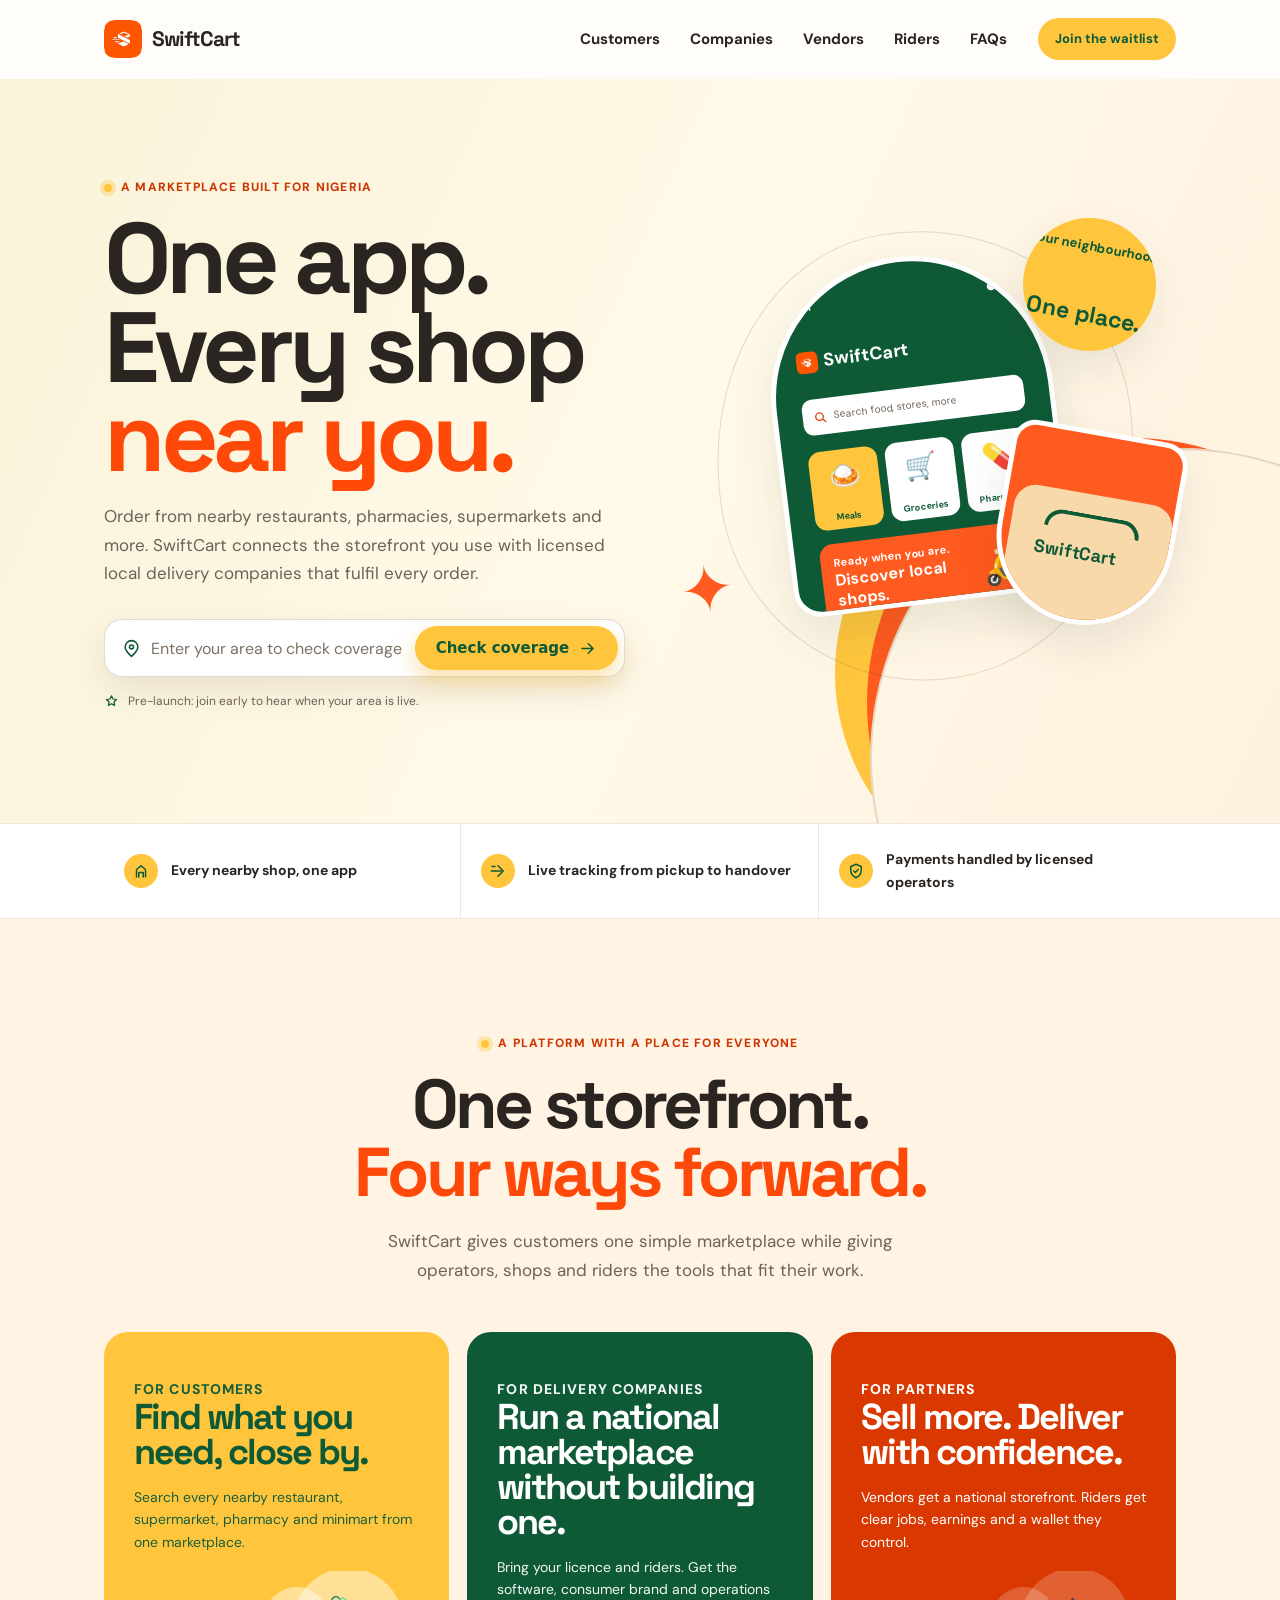
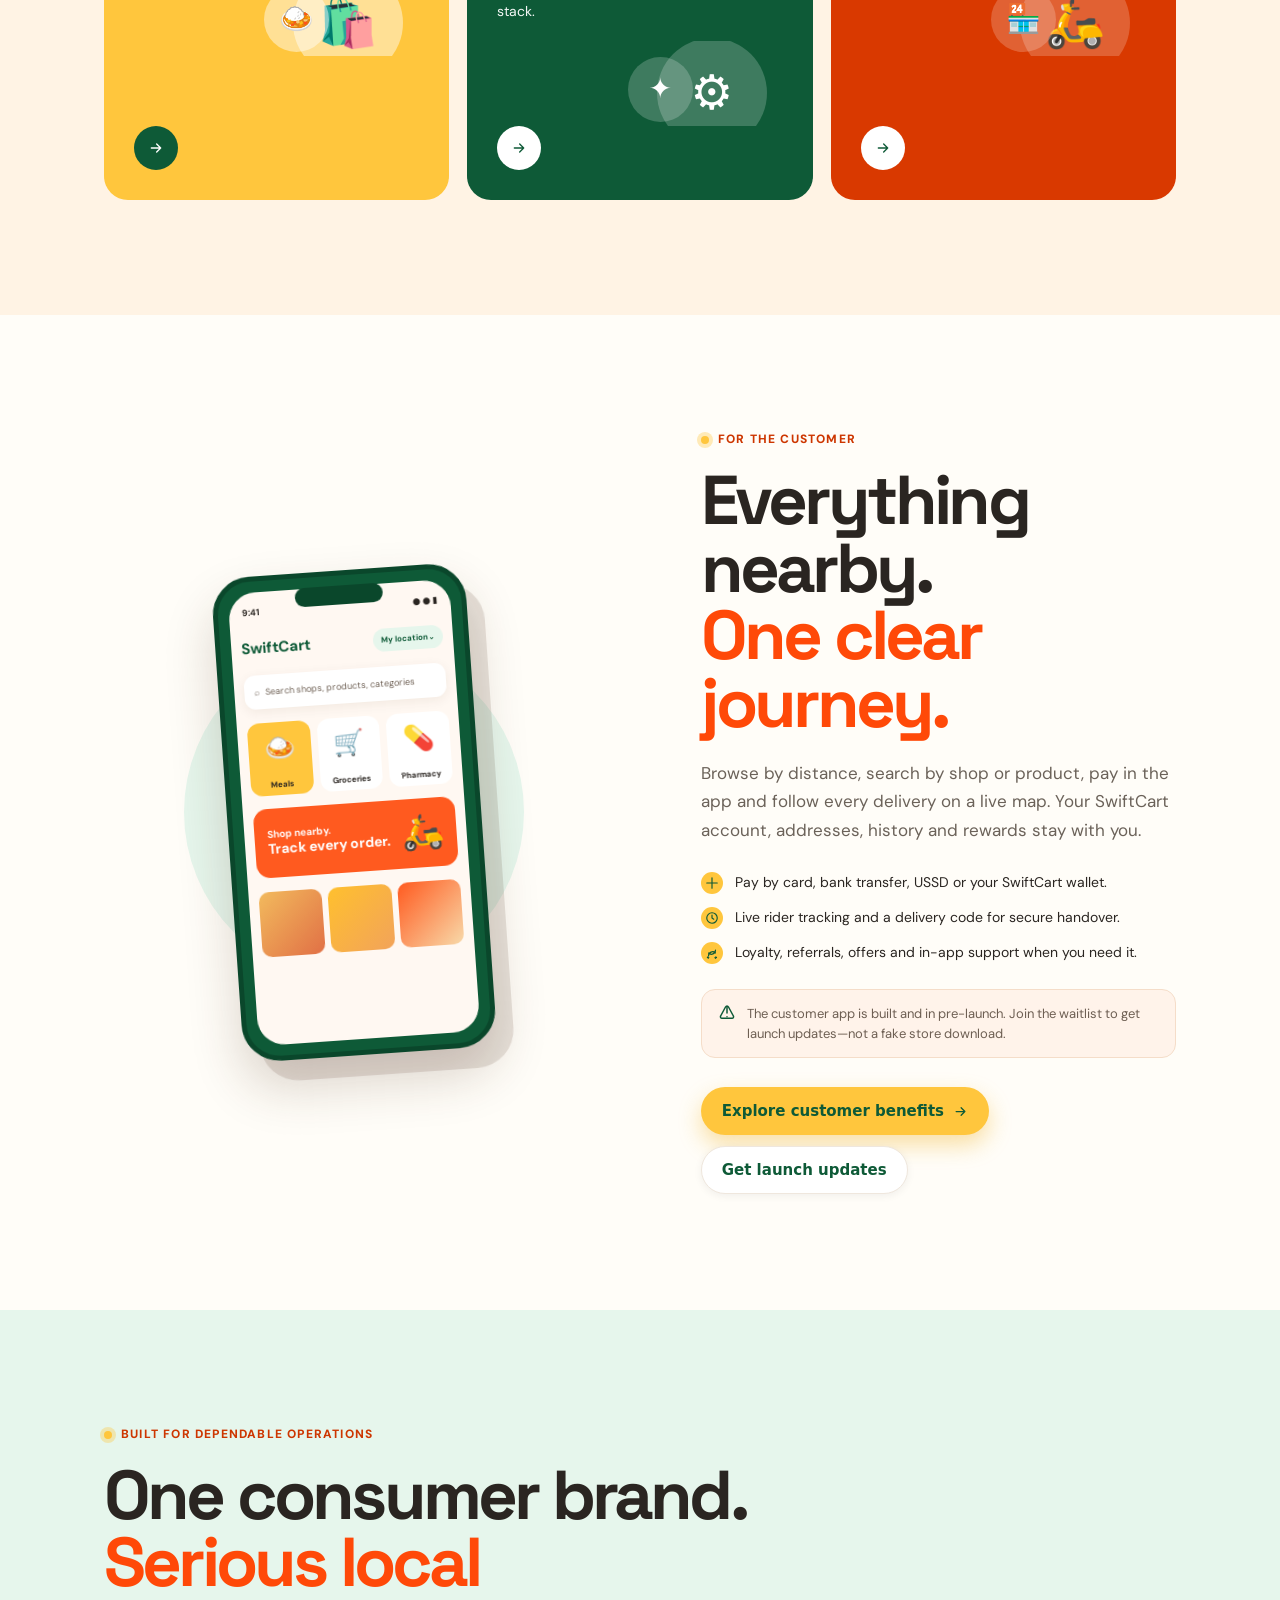
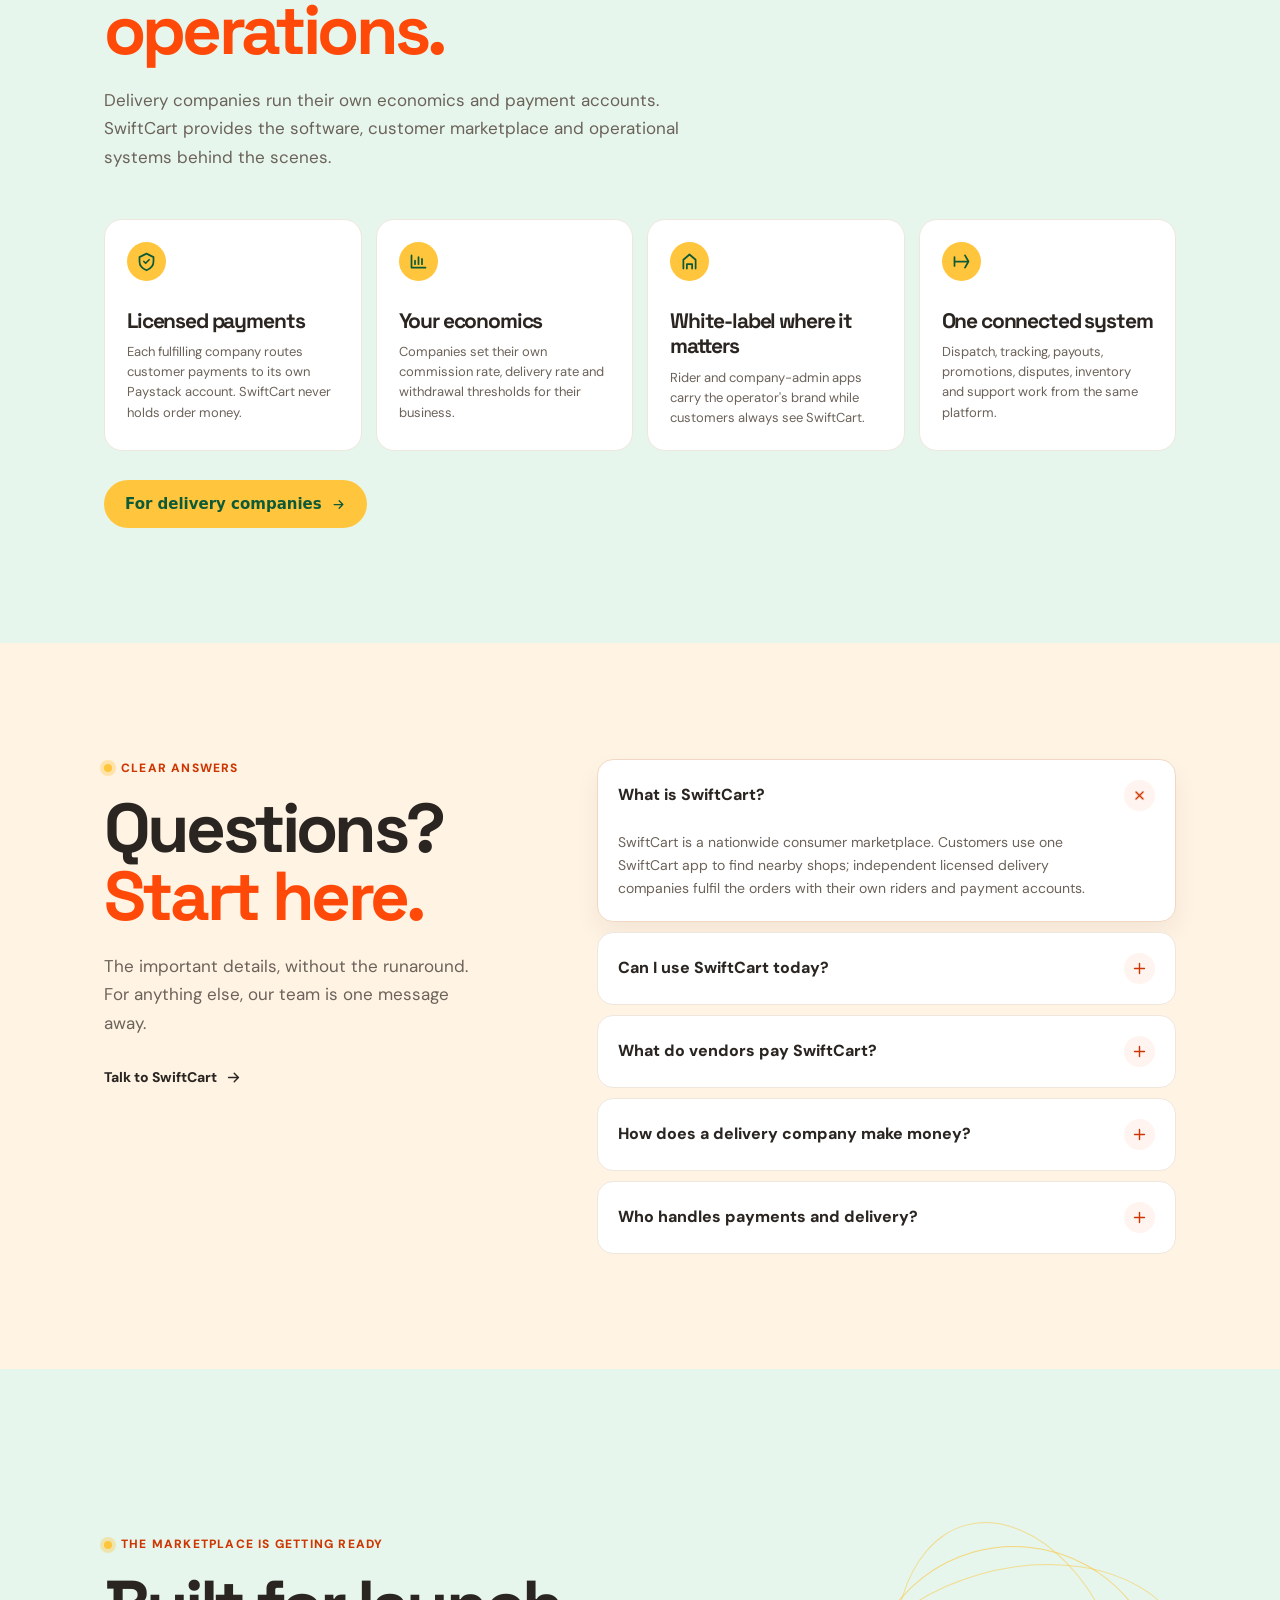
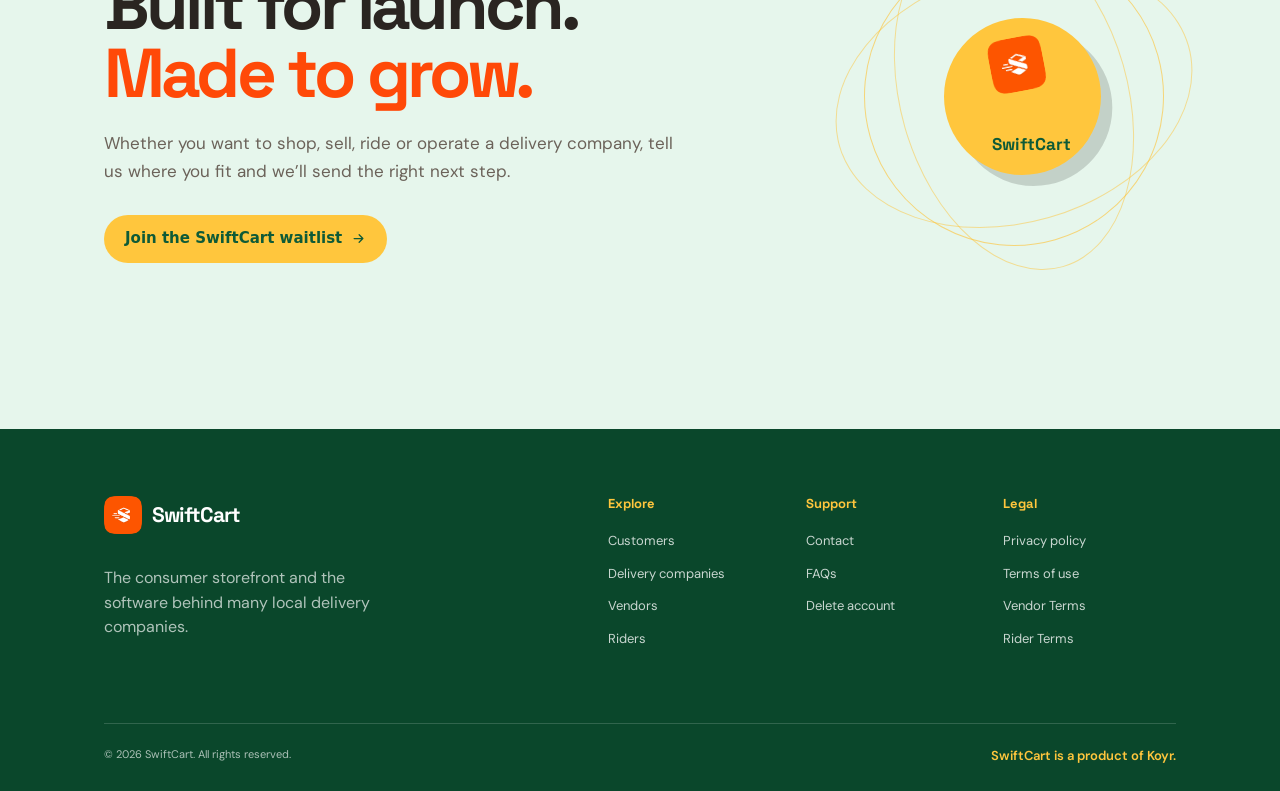
<file: index.html>
<!doctype html>
<html lang="en-NG">
<head>
  <meta charset="utf-8">
  <meta name="viewport" content="width=device-width, initial-scale=1">
  <title>SwiftCart | One app. Every shop near you. Delivered.</title>
  <meta name="description" content="SwiftCart is a nationwide marketplace for nearby restaurants, pharmacies, supermarkets and more—delivered by licensed local delivery companies.">
  <meta name="keywords" content="SwiftCart, Nigeria delivery marketplace, food delivery, grocery delivery, pharmacy delivery, delivery companies">
  <meta name="theme-color" content="#ff5a1f">
  <link rel="canonical" href="https://swiftcartapp.co/">
  <meta property="og:type" content="website"><meta property="og:title" content="SwiftCart | Every shop near you. Delivered."><meta property="og:description" content="A nationwide marketplace for nearby shops, powered by licensed local delivery companies."><meta property="og:url" content="https://swiftcartapp.co/"><meta property="og:site_name" content="SwiftCart">
  <link rel="icon" type="image/svg+xml" href="/assets/images/brand/favicon.svg">
  <link rel="preconnect" href="https://fonts.googleapis.com"><link rel="preconnect" href="https://fonts.gstatic.com" crossorigin>
  <link href="https://fonts.googleapis.com/css2?family=DM+Sans:wght@400;500;600;700;800&family=Space+Grotesk:wght@500;600;700&display=swap" rel="stylesheet">
  <link rel="stylesheet" href="/css/main.css"><link rel="stylesheet" href="/css/pages/home.css">
  <script type="application/ld+json">{"@context":"https://schema.org","@type":"Organization","name":"SwiftCart","url":"https://swiftcartapp.co","description":"A nationwide consumer delivery marketplace fulfilled by independent licensed delivery companies in Nigeria.","areaServed":"Nigeria","sameAs":[]}</script>
  <script type="module" src="/js/main.js"></script>

  <link rel="icon" type="image/png" sizes="96x96" href="/assets/images/brand/favicon-96.png">
  <link rel="apple-touch-icon" sizes="180x180" href="/assets/images/brand/apple-touch-icon.png">
  <link rel="manifest" href="/manifest.json">
  <meta property="og:image" content="https://swiftcartapp.co/assets/images/og/homepage-og.jpg">
  <meta name="twitter:card" content="summary_large_image">
  <meta name="twitter:title" content="SwiftCart | One app. Every shop near you. Delivered.">
  <meta name="twitter:description" content="SwiftCart is a nationwide marketplace for nearby restaurants, pharmacies, supermarkets and more—delivered by licensed local delivery companies.">
  <meta name="twitter:image" content="https://swiftcartapp.co/assets/images/og/homepage-og.jpg">
</head>
<body class="sc-page">
  <a class="skip-link" href="#main">Skip to main content</a>
  <header class="site-header marketing-header" data-header>
    <div class="container nav-shell">
      <a class="brand sc-brand" href="/index.html" aria-label="SwiftCart home"><img class="sc-brand-mark" src="/assets/images/brand/logo.png" alt="" aria-hidden="true" width="38" height="38"><span class="brand-name">SwiftCart</span></a>
      <nav class="desktop-nav" aria-label="Primary navigation">
        <a href="/customers.html">Customers</a><a href="/companies.html">Companies</a><a href="/vendors.html">Vendors</a><a href="/riders.html">Riders</a><a href="#faqs">FAQs</a>
      </nav>
      <div class="nav-actions"><a class="nav-cta" href="/contact.html#waitlist">Join the waitlist</a></div>
      <button class="menu-button sc-menu" type="button" aria-label="Open navigation menu" aria-expanded="false" aria-controls="mobile-menu" data-menu-button><span class="bar" aria-hidden="true"></span><span class="bar" aria-hidden="true"></span></button>
    </div>
    <nav class="mobile-menu" id="mobile-menu" aria-label="Mobile navigation" data-mobile-menu><a href="/customers.html">Customers</a><a href="/companies.html">Companies</a><a href="/vendors.html">Vendors</a><a href="/riders.html">Riders</a><a href="#faqs">FAQs</a><a href="/contact.html">Contact</a><a class="button button--primary" href="/contact.html#waitlist">Join the waitlist</a></nav>
  </header>
  <main id="main">
    <section class="hero" aria-labelledby="hero-title"><div class="container hero-grid"><div class="hero-copy reveal"><p class="eyebrow">A marketplace built for Nigeria</p><h1 id="hero-title">One app.<br>Every shop <span>near you.</span></h1><p class="lede">Order from nearby restaurants, pharmacies, supermarkets and more. SwiftCart connects the storefront you use with licensed local delivery companies that fulfil every order.</p><form class="coverage-form" data-coverage-form><label for="area"><svg class="icon" viewBox="0 0 24 24"><path d="M20 10c0 5-8 12-8 12S4 15 4 10a8 8 0 1 1 16 0Z"/><circle cx="12" cy="10" r="2.5"/></svg><span class="sr-only">Enter your delivery area</span><input id="area" name="area" autocomplete="address-level2" placeholder="Enter your area to check coverage" required></label><button class="button button--primary" type="submit">Check coverage <svg class="icon" viewBox="0 0 24 24"><path d="M5 12h14M13 6l6 6-6 6"/></svg></button></form><p class="hero-note"><svg class="icon" viewBox="0 0 24 24"><path d="m12 3 2.5 5 5.5.8-4 3.9.9 5.5-4.9-2.6-4.9 2.6.9-5.5-4-3.9 5.5-.8L12 3Z"/></svg>Pre-launch: join early to hear when your area is live.</p></div><div class="hero-art reveal" data-delay="1" aria-hidden="true"><div class="hero-art__ring" aria-hidden="true"></div><div class="hero-art__card hero-art__card--main"><div class="hero-ui__top"><span>9:41</span><span>●●◖</span></div><div class="hero-ui__logo"><img src="/assets/images/brand/logo.png" alt="" width="22" height="22"> SwiftCart</div><div class="hero-ui__search"><svg class="icon" viewBox="0 0 24 24"><circle cx="11" cy="11" r="6"/><path d="m16 16 4 4"/></svg> Search food, stores, more</div><div class="hero-ui__cards"><span>🍛<small>Meals</small></span><span>🛒<small>Groceries</small></span><span>💊<small>Pharmacy</small></span></div><div class="hero-ui__banner"><div>Ready when you are.<br><strong>Discover local shops.</strong></div><span>🛵</span></div></div><div class="hero-art__card hero-art__card--small"><div class="hero-art__package" aria-hidden="true"></div></div><div class="hero-art__card hero-art__card--tag">Your neighbourhood.<strong>One place.</strong></div><div class="hero-art__sticker" aria-hidden="true">✦</div></div></div></section>
    <section class="trustbar" aria-label="What SwiftCart offers"><div class="container trustbar__inner"><div class="trustbar__item"><svg class="icon" viewBox="0 0 24 24"><path d="M6 20V10l6-5 6 5v10M9 20v-6h6v6"/></svg>Every nearby shop, one app</div><div class="trustbar__item"><svg class="icon" viewBox="0 0 24 24"><path d="M3 12h13M12 5l7 7-7 7M4 6h4"/></svg>Live tracking from pickup to handover</div><div class="trustbar__item"><svg class="icon" viewBox="0 0 24 24"><path d="m12 3 7 3v5c0 5-3 8-7 10-4-2-7-5-7-10V6l7-3Z"/><path d="m9 12 2 2 4-4"/></svg>Payments handled by licensed operators</div></div></section>
    <section class="section route-section" aria-labelledby="routes-title"><div class="container"><div class="section-head section-head--center reveal"><p class="eyebrow">A platform with a place for everyone</p><h2 class="display" id="routes-title">One storefront.<br><em>Four ways forward.</em></h2><p class="lede">SwiftCart gives customers one simple marketplace while giving operators, shops and riders the tools that fit their work.</p></div><div class="route-grid"><a class="route-card route-card--customer reveal" href="/customers.html"><p class="route-card__eyebrow">For customers</p><h3>Find what you need, close by.</h3><p>Search every nearby restaurant, supermarket, pharmacy and minimart from one marketplace.</p><span class="route-card__visual" aria-hidden="true"><span>🛍️</span><span>🍛</span></span><span class="route-card__arrow"><svg class="icon" viewBox="0 0 24 24"><path d="M5 12h14M13 6l6 6-6 6"/></svg></span></a><a class="route-card route-card--company reveal" data-delay="1" href="/companies.html"><p class="route-card__eyebrow">For delivery companies</p><h3>Run a national marketplace without building one.</h3><p>Bring your licence and riders. Get the software, consumer brand and operations stack.</p><span class="route-card__visual" aria-hidden="true"><span>⚙</span><span>✦</span></span><span class="route-card__arrow"><svg class="icon" viewBox="0 0 24 24"><path d="M5 12h14M13 6l6 6-6 6"/></svg></span></a><a class="route-card route-card--partners reveal" data-delay="2" href="/vendors.html"><p class="route-card__eyebrow">For partners</p><h3>Sell more. Deliver with confidence.</h3><p>Vendors get a national storefront. Riders get clear jobs, earnings and a wallet they control.</p><span class="route-card__visual" aria-hidden="true"><span>🛵</span><span>🏪</span></span><span class="route-card__arrow"><svg class="icon" viewBox="0 0 24 24"><path d="M5 12h14M13 6l6 6-6 6"/></svg></span></a></div></div></section>
    <section class="section" aria-labelledby="customer-title"><div class="container product-grid"><div class="app-preview reveal" aria-hidden="true"><div class="app-device"><div class="app-device__notch"></div><div class="app-screen"><div class="app-status"><span>9:41</span><span>● ● ▮</span></div><div class="app-top"><strong>SwiftCart</strong><span>My location⌄</span></div><div class="app-search">⌕ &nbsp; Search shops, products, categories</div><div class="app-categories"><span>🍛<small>Meals</small></span><span>🛒<small>Groceries</small></span><span>💊<small>Pharmacy</small></span></div><div class="app-banner"><span>Shop nearby.<br><strong>Track every order.</strong></span><b>🛵</b></div><div class="app-stores"><span></span><span></span><span></span></div></div></div></div><div class="reveal" data-delay="1"><p class="eyebrow">For the customer</p><h2 class="display" id="customer-title">Everything nearby.<br><em>One clear journey.</em></h2><p class="lede">Browse by distance, search by shop or product, pay in the app and follow every delivery on a live map. Your SwiftCart account, addresses, history and rewards stay with you.</p><ul class="capability-list"><li><svg class="icon" viewBox="0 0 24 24"><path d="M3 12h18M12 3v18"/></svg>Pay by card, bank transfer, USSD or your SwiftCart wallet.</li><li><svg class="icon" viewBox="0 0 24 24"><path d="M12 21a9 9 0 1 0 0-18 9 9 0 0 0 0 18Z"/><path d="M12 7v5l3 2"/></svg>Live rider tracking and a delivery code for secure handover.</li><li><svg class="icon" viewBox="0 0 24 24"><path d="M5 18.5 3.5 20l1.5 1.5L6.5 20M18.5 18.5l1.5 1.5-1.5 1.5-1.5-1.5"/><path d="M6 17a7 7 0 0 1 12-5M18 7a7 7 0 0 1-12 5"/></svg>Loyalty, referrals, offers and in-app support when you need it.</li></ul><div class="launch-note"><svg class="icon" viewBox="0 0 24 24"><path d="M12 3v9M12 17h.01"/><path d="M10 4 3.5 16a2 2 0 0 0 1.8 3h13.4a2 2 0 0 0 1.8-3L14 4a2.3 2.3 0 0 0-4 0Z"/></svg><span>The customer app is built and in pre-launch. Join the waitlist to get launch updates—not a fake store download.</span></div><div class="page-hero__actions"><a class="button button--primary" href="/customers.html">Explore customer benefits <svg class="icon" viewBox="0 0 24 24"><path d="M5 12h14M13 6l6 6-6 6"/></svg></a><a class="button button--secondary" href="/contact.html#waitlist">Get launch updates</a></div></div></div></section>
    <section class="section quality-section" aria-labelledby="company-title"><div class="container"><div class="section-head reveal"><p class="eyebrow">Built for dependable operations</p><h2 class="display" id="company-title">One consumer brand.<br><em>Serious local operations.</em></h2><p class="lede">Delivery companies run their own economics and payment accounts. SwiftCart provides the software, customer marketplace and operational systems behind the scenes.</p></div><div class="quality-grid"><article class="quality-card reveal"><svg class="icon" viewBox="0 0 24 24"><path d="M12 3 4 7v5c0 5 3.5 8.2 8 10 4.5-1.8 8-5 8-10V7l-8-4Z"/><path d="m9 12 2 2 4-4"/></svg><h3>Licensed payments</h3><p>Each fulfilling company routes customer payments to its own Paystack account. SwiftCart never holds order money.</p></article><article class="quality-card reveal" data-delay="1"><svg class="icon" viewBox="0 0 24 24"><path d="M4 19V5m0 14h16M8 15v-4m4 4V7m4 8v-6"/></svg><h3>Your economics</h3><p>Companies set their own commission rate, delivery rate and withdrawal thresholds for their business.</p></article><article class="quality-card reveal" data-delay="2"><svg class="icon" viewBox="0 0 24 24"><path d="M5 20V10l7-6 7 6v10M9 20v-5h6v5"/></svg><h3>White-label where it matters</h3><p>Rider and company-admin apps carry the operator's brand while customers always see SwiftCart.</p></article><article class="quality-card reveal" data-delay="3"><svg class="icon" viewBox="0 0 24 24"><path d="M4 17V7m0 5h16M16 5l4 7-4 7"/></svg><h3>One connected system</h3><p>Dispatch, tracking, payouts, promotions, disputes, inventory and support work from the same platform.</p></article></div><p class="page-hero__actions"><a class="button button--lime" href="/companies.html">For delivery companies <svg class="icon" viewBox="0 0 24 24"><path d="M5 12h14M13 6l6 6-6 6"/></svg></a></p></div></section>
    <section class="section faq-section" id="faqs" aria-labelledby="faq-title"><div class="container faq-grid"><div class="faq-intro reveal"><p class="eyebrow">Clear answers</p><h2 class="display" id="faq-title">Questions?<br><em>Start here.</em></h2><p class="lede">The important details, without the runaround. For anything else, our team is one message away.</p><p class="page-hero__actions"><a class="text-link" href="/contact.html">Talk to SwiftCart <svg class="icon" viewBox="0 0 24 24"><path d="M5 12h14M13 6l6 6-6 6"/></svg></a></p></div><div class="faq-list reveal" data-delay="1" data-faq-list><details open><summary>What is SwiftCart?<svg class="icon" viewBox="0 0 24 24"><path d="M12 5v14M5 12h14"/></svg></summary><p>SwiftCart is a nationwide consumer marketplace. Customers use one SwiftCart app to find nearby shops; independent licensed delivery companies fulfil the orders with their own riders and payment accounts.</p></details><details><summary>Can I use SwiftCart today?<svg class="icon" viewBox="0 0 24 24"><path d="M12 5v14M5 12h14"/></svg></summary><p>The product is built and in pre-launch. Coverage will grow as licensed delivery companies join, so the best way to stay informed is to join the waitlist.</p></details><details><summary>What do vendors pay SwiftCart?<svg class="icon" viewBox="0 0 24 24"><path d="M12 5v14M5 12h14"/></svg></summary><p>Nothing. Vendors keep the full subtotal of what they sell. A delivery company may agree separate terms with its vendors, but SwiftCart does not charge vendor subscriptions or platform commission.</p></details><details><summary>How does a delivery company make money?<svg class="icon" viewBox="0 0 24 24"><path d="M12 5v14M5 12h14"/></svg></summary><p>The company keeps 100% of the commission it sets on deliveries. It pays SwiftCart a separate fixed monthly or yearly software subscription—never a percentage of order revenue.</p></details><details><summary>Who handles payments and delivery?<svg class="icon" viewBox="0 0 24 24"><path d="M12 5v14M5 12h14"/></svg></summary><p>The fulfilling licensed delivery company handles customer payments through its own Paystack account, dispatches its riders, and settles vendor and rider balances. SwiftCart supplies the consumer brand and software platform.</p></details></div></div></section>
    <section class="waitlist-band" id="waitlist" aria-labelledby="waitlist-title"><div class="container waitlist-grid"><div class="reveal"><p class="eyebrow">The marketplace is getting ready</p><h2 class="display" id="waitlist-title">Built for launch.<br><em>Made to grow.</em></h2><p class="lede">Whether you want to shop, sell, ride or operate a delivery company, tell us where you fit and we’ll send the right next step.</p><p class="page-hero__actions"><a class="button button--lime" href="/contact.html#waitlist">Join the SwiftCart waitlist <svg class="icon" viewBox="0 0 24 24"><path d="M5 12h14M13 6l6 6-6 6"/></svg></a></p></div><div class="waitlist-art" aria-hidden="true"><div class="waitlist-orbit"></div><div class="waitlist-mark"><img src="/assets/images/brand/logo.png" alt="" width="54" height="54"><span>SwiftCart</span></div></div></div></section>
  </main>
  <footer class="marketing-footer"><div class="container"><div class="footer-top"><div><a class="brand sc-brand" href="/index.html" aria-label="SwiftCart home"><img class="sc-brand-mark" src="/assets/images/brand/logo.png" alt="" aria-hidden="true" width="38" height="38"><span class="brand-name">SwiftCart</span></a><p class="footer-tagline">The consumer storefront and the software behind many local delivery companies.</p></div><div class="footer-links"><div><h3>Explore</h3><a href="/customers.html">Customers</a><a href="/companies.html">Delivery companies</a><a href="/vendors.html">Vendors</a><a href="/riders.html">Riders</a></div><div><h3>Support</h3><a href="/contact.html">Contact</a><a href="/index.html#faqs">FAQs</a><a href="/delete-account.html">Delete account</a></div><div><h3>Legal</h3><a href="/privacy.html">Privacy policy</a><a href="/terms.html">Terms of use</a><a href="/vendor-terms.html">Vendor Terms</a><a href="/rider-terms.html">Rider Terms</a></div></div></div><div class="footer-bottom"><span>&copy; <span id="footer-year">2026</span> SwiftCart. All rights reserved.</span><span class="footer-koyr">SwiftCart is a product of Koyr.</span></div></div></footer><div class="toast" data-toast role="status" aria-live="polite"></div>
</body></html>
</file>
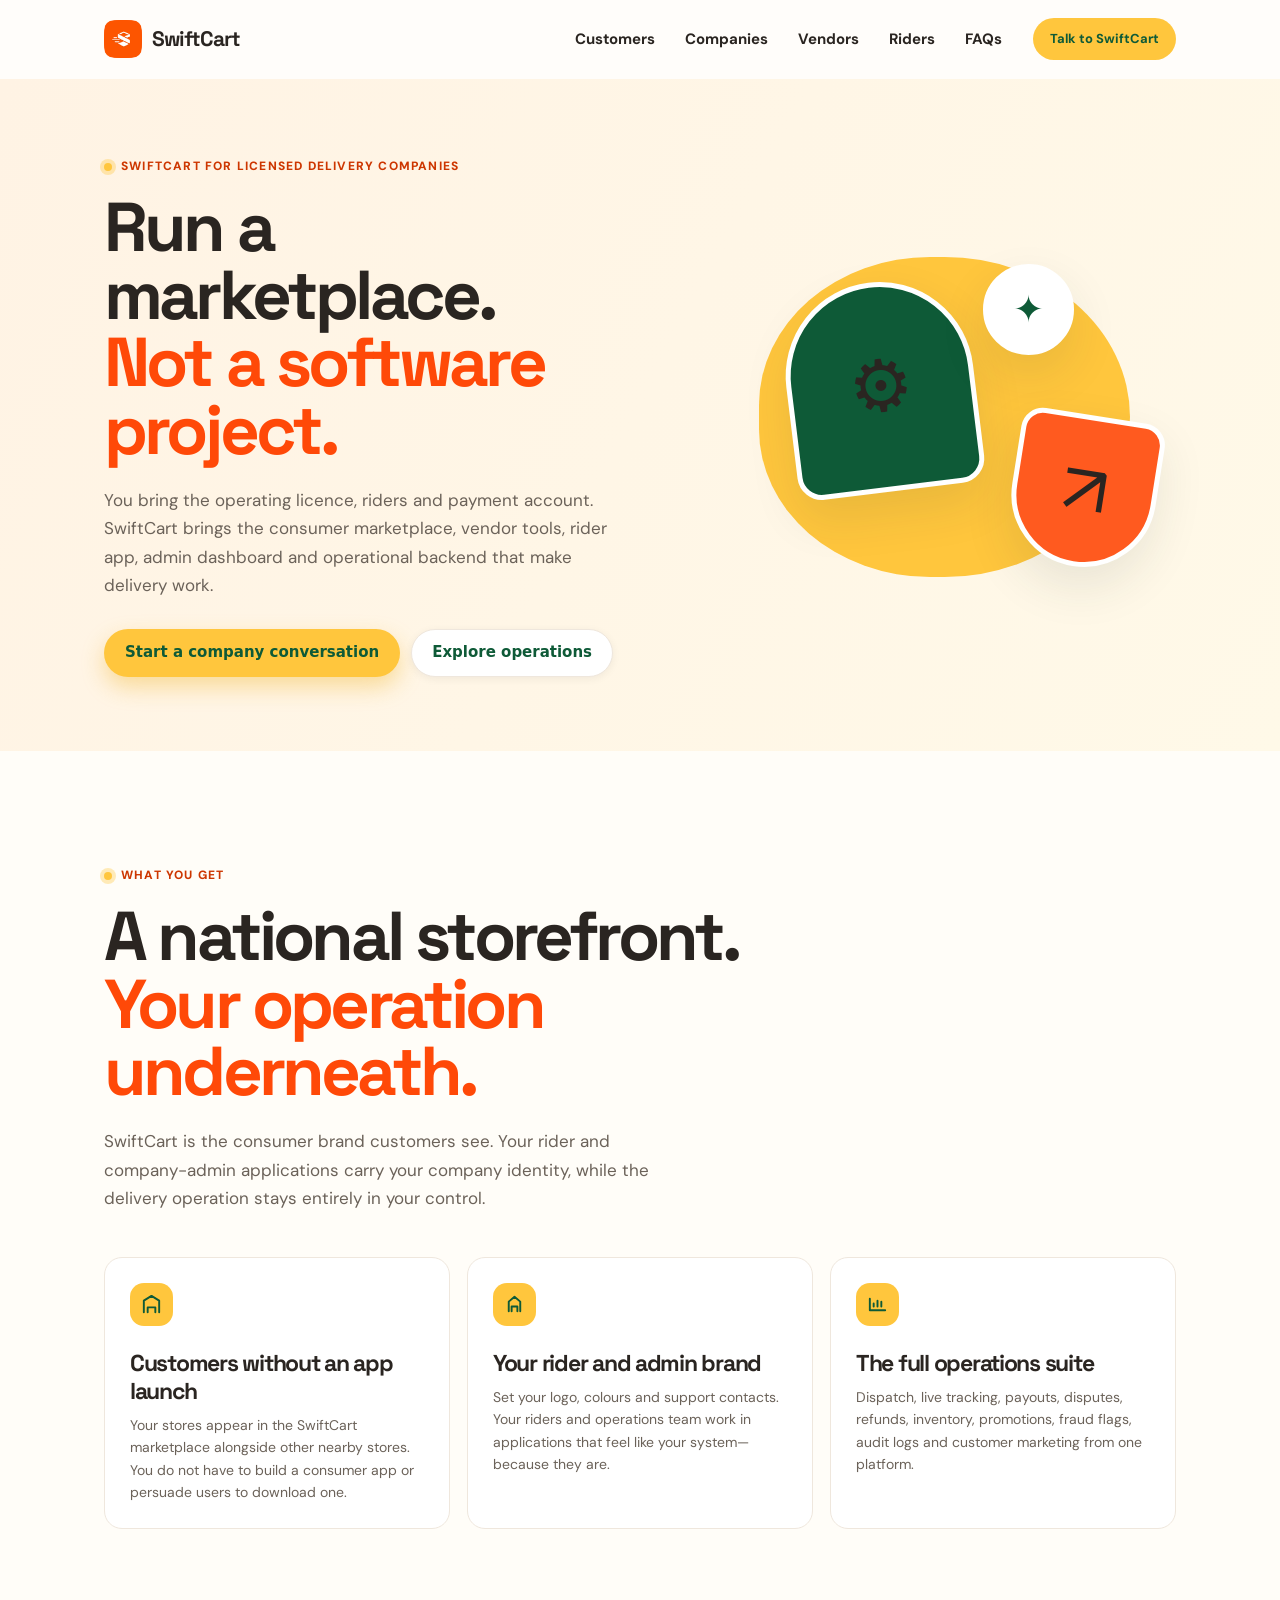
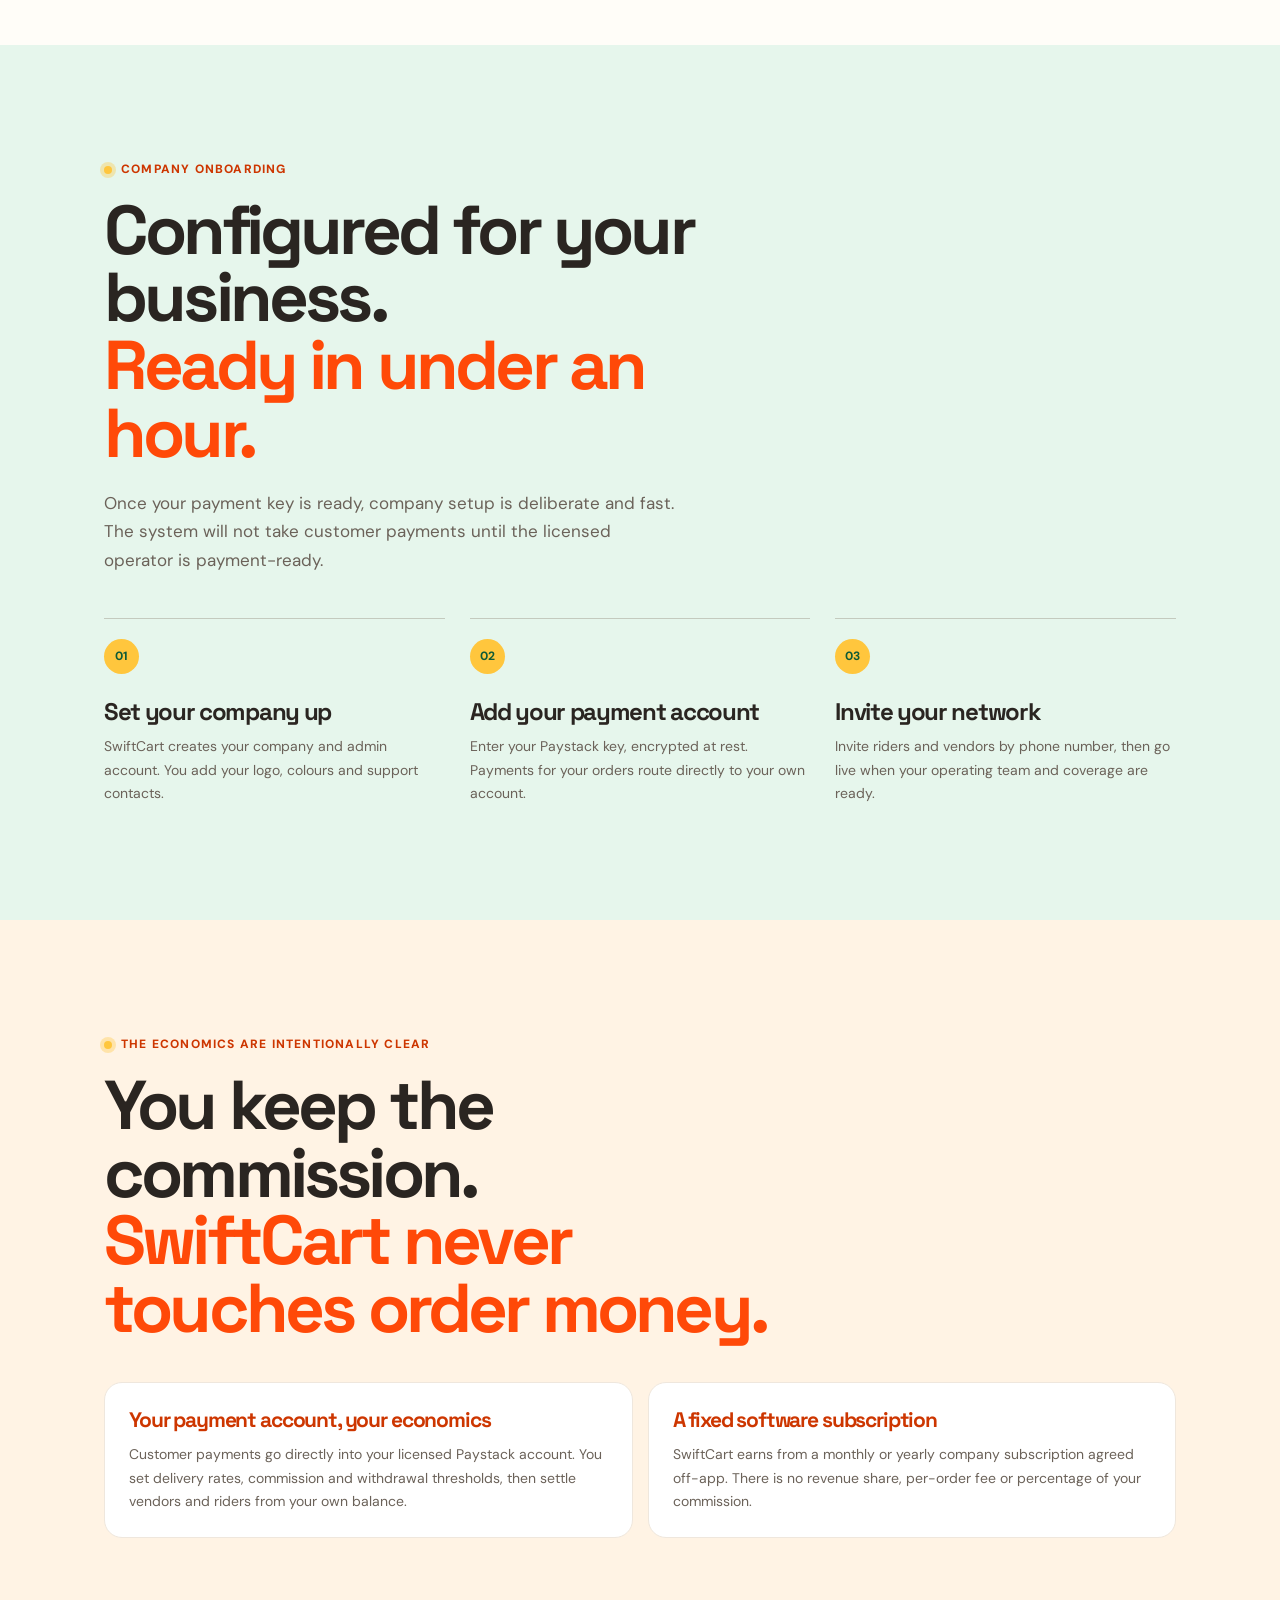
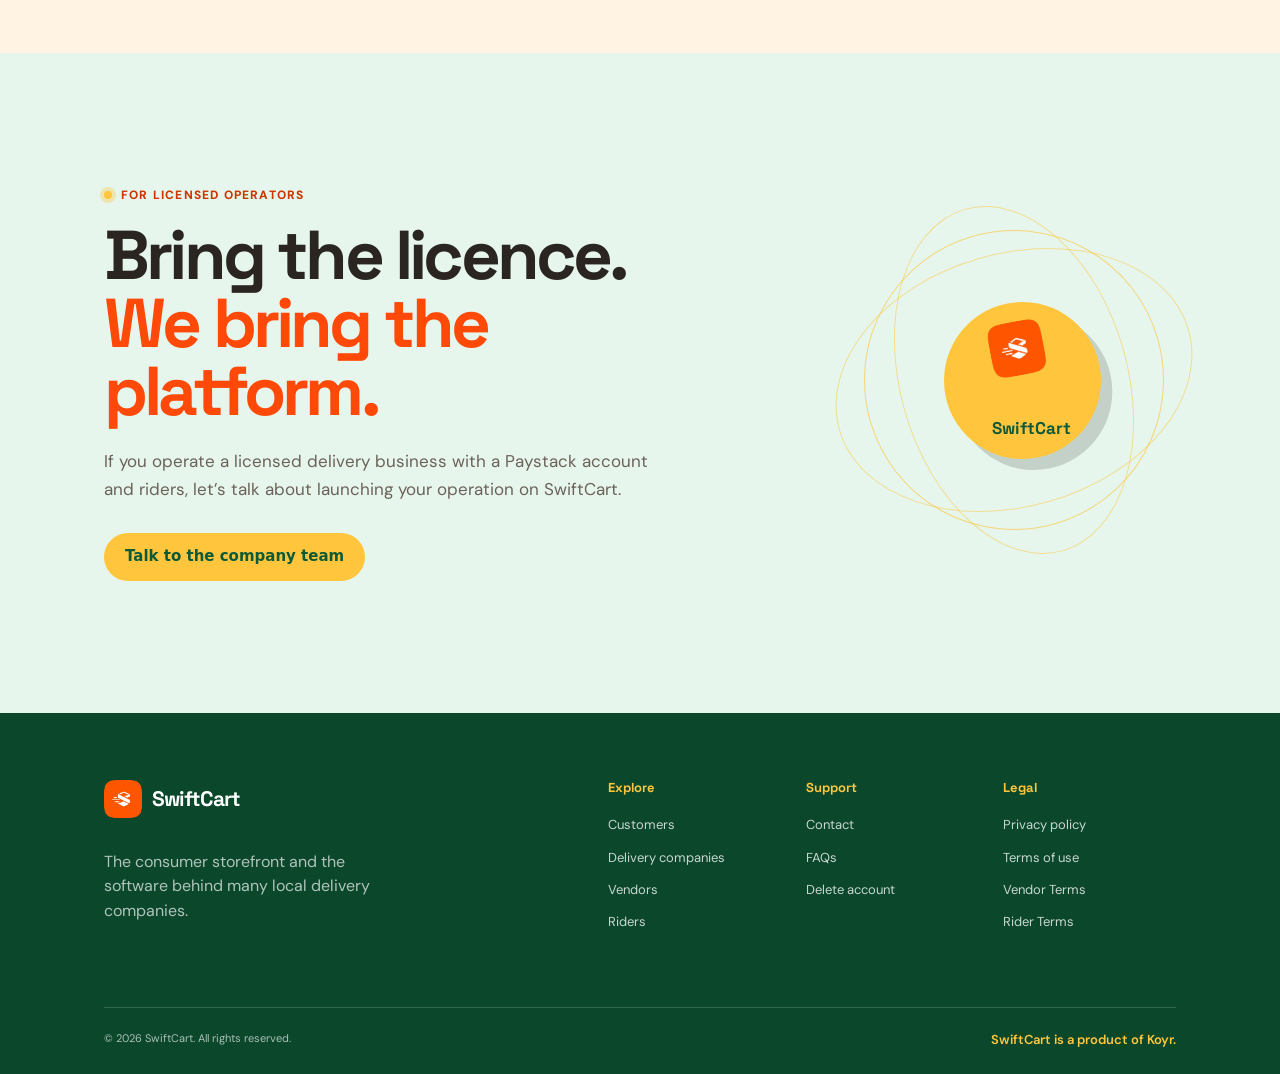
<file: companies.html>
<!doctype html><html lang="en-NG"><head><meta charset="utf-8"><meta name="viewport" content="width=device-width,initial-scale=1"><title>SwiftCart for Delivery Companies | Run a marketplace without building one</title><meta name="description" content="Licensed delivery companies use SwiftCart's consumer marketplace, rider app, company admin dashboard and operations suite for a fixed subscription while keeping all delivery commission."><link rel="canonical" href="https://swiftcartapp.co/companies"><link rel="icon" type="image/svg+xml" href="/assets/images/brand/favicon.svg"><link rel="preconnect" href="https://fonts.googleapis.com"><link rel="preconnect" href="https://fonts.gstatic.com" crossorigin><link href="https://fonts.googleapis.com/css2?family=DM+Sans:wght@400;500;600;700;800&family=Space+Grotesk:wght@500;600;700&display=swap" rel="stylesheet"><link rel="stylesheet" href="/css/main.css"><link rel="stylesheet" href="/css/pages/home.css"><script type="application/ld+json">{"@context":"https://schema.org","@type":"SoftwareApplication","name":"SwiftCart Operations Platform","applicationCategory":"BusinessApplication","operatingSystem":"Mobile and web","description":"A marketplace, rider app and operations platform for licensed delivery companies."}</script><script type="module" src="/js/main.js"></script>
  <meta name="theme-color" content="#ff5a1f">
  <link rel="icon" type="image/png" sizes="96x96" href="/assets/images/brand/favicon-96.png">
  <link rel="apple-touch-icon" sizes="180x180" href="/assets/images/brand/apple-touch-icon.png">
  <link rel="manifest" href="/manifest.json">
  <meta property="og:type" content="website">
  <meta property="og:title" content="SwiftCart for Delivery Companies | Run a marketplace without building one">
  <meta property="og:description" content="Licensed delivery companies use SwiftCart's consumer marketplace, rider app, company admin dashboard and operations suite for a fixed subscription while keeping all delivery commission.">
  <meta property="og:url" content="https://swiftcartapp.co/companies">
  <meta property="og:site_name" content="SwiftCart">
  <meta property="og:image" content="https://swiftcartapp.co/assets/images/og/homepage-og.jpg">
  <meta name="twitter:card" content="summary_large_image">
  <meta name="twitter:title" content="SwiftCart for Delivery Companies | Run a marketplace without building one">
  <meta name="twitter:description" content="Licensed delivery companies use SwiftCart's consumer marketplace, rider app, company admin dashboard and operations suite for a fixed subscription while keeping all delivery commission.">
  <meta name="twitter:image" content="https://swiftcartapp.co/assets/images/og/homepage-og.jpg">
</head>
<body class="sc-page"><a class="skip-link" href="#main">Skip to main content</a><header class="site-header marketing-header" data-header><div class="container nav-shell"><a class="brand sc-brand" href="/index.html"><img class="sc-brand-mark" src="/assets/images/brand/logo.png" alt="" aria-hidden="true" width="38" height="38"><span class="brand-name">SwiftCart</span></a><nav class="desktop-nav" aria-label="Primary navigation"><a href="/customers.html">Customers</a><a href="/companies.html" aria-current="page">Companies</a><a href="/vendors.html">Vendors</a><a href="/riders.html">Riders</a><a href="/index.html#faqs">FAQs</a></nav><div class="nav-actions"><a class="nav-cta" href="/contact.html?interest=company#waitlist">Talk to SwiftCart</a></div><button class="menu-button sc-menu" type="button" aria-label="Open navigation menu" aria-expanded="false" aria-controls="mobile-menu" data-menu-button><span class="bar"></span><span class="bar"></span></button></div><nav class="mobile-menu" id="mobile-menu" aria-label="Mobile navigation" data-mobile-menu><a href="/customers.html">Customers</a><a href="/companies.html">Companies</a><a href="/vendors.html">Vendors</a><a href="/riders.html">Riders</a><a href="/contact.html?interest=company#waitlist" class="button button--primary">Talk to SwiftCart</a></nav></header>
<main id="main"><section class="page-hero"><div class="container page-hero__grid"><div class="reveal"><p class="eyebrow">SwiftCart for licensed delivery companies</p><h1 class="display">Run a marketplace.<br><em>Not a software project.</em></h1><p class="lede">You bring the operating licence, riders and payment account. SwiftCart brings the consumer marketplace, vendor tools, rider app, admin dashboard and operational backend that make delivery work.</p><div class="page-hero__actions"><a class="button button--primary" href="/contact.html?interest=company#waitlist">Start a company conversation</a><a class="button button--secondary" href="#operations">Explore operations</a></div></div><div class="page-hero__art reveal" data-delay="1" aria-hidden="true"><div class="page-hero__orb"></div><div class="page-hero__tile page-hero__tile--one">⚙</div><div class="page-hero__tile page-hero__tile--two">↗</div><div class="page-hero__tile page-hero__tile--three">✦</div></div></div></section>
<section class="section audience-section" id="operations"><div class="container"><div class="section-head reveal"><p class="eyebrow">What you get</p><h2 class="display">A national storefront.<br><em>Your operation underneath.</em></h2><p class="lede">SwiftCart is the consumer brand customers see. Your rider and company-admin applications carry your company identity, while the delivery operation stays entirely in your control.</p></div><div class="feature-columns"><article class="feature-column reveal"><svg class="icon" viewBox="0 0 24 24"><path d="M4 20V8l8-5 8 5v12M8 20v-5h8v5"/></svg><h3>Customers without an app launch</h3><p>Your stores appear in the SwiftCart marketplace alongside other nearby stores. You do not have to build a consumer app or persuade users to download one.</p></article><article class="feature-column reveal" data-delay="1"><svg class="icon" viewBox="0 0 24 24"><path d="M6 19V9l6-5 6 5v10M9 19v-5h6v5"/></svg><h3>Your rider and admin brand</h3><p>Set your logo, colours and support contacts. Your riders and operations team work in applications that feel like your system—because they are.</p></article><article class="feature-column reveal" data-delay="2"><svg class="icon" viewBox="0 0 24 24"><path d="M4 18V6m0 12h16M8 14v-3m4 3V8m4 6v-5"/></svg><h3>The full operations suite</h3><p>Dispatch, live tracking, payouts, disputes, refunds, inventory, promotions, fraud flags, audit logs and customer marketing from one platform.</p></article></div></div></section>
<section class="section how-it-works"><div class="container"><div class="section-head reveal"><p class="eyebrow">Company onboarding</p><h2 class="display">Configured for your business.<br><em>Ready in under an hour.</em></h2><p class="lede">Once your payment key is ready, company setup is deliberate and fast. The system will not take customer payments until the licensed operator is payment-ready.</p></div><div class="step-grid"><article class="step reveal"><b>01</b><h3>Set your company up</h3><p>SwiftCart creates your company and admin account. You add your logo, colours and support contacts.</p></article><article class="step reveal" data-delay="1"><b>02</b><h3>Add your payment account</h3><p>Enter your Paystack key, encrypted at rest. Payments for your orders route directly to your own account.</p></article><article class="step reveal" data-delay="2"><b>03</b><h3>Invite your network</h3><p>Invite riders and vendors by phone number, then go live when your operating team and coverage are ready.</p></article></div></div></section>
<section class="section responsibility"><div class="container"><div class="section-head reveal"><p class="eyebrow">The economics are intentionally clear</p><h2 class="display">You keep the commission.<br><em>SwiftCart never touches order money.</em></h2></div><div class="responsibility-grid"><article class="responsibility-card reveal"><h3>Your payment account, your economics</h3><p>Customer payments go directly into your licensed Paystack account. You set delivery rates, commission and withdrawal thresholds, then settle vendors and riders from your own balance.</p></article><article class="responsibility-card reveal" data-delay="1"><h3>A fixed software subscription</h3><p>SwiftCart earns from a monthly or yearly company subscription agreed off-app. There is no revenue share, per-order fee or percentage of your commission.</p></article></div></div></section>
<section class="waitlist-band"><div class="container waitlist-grid"><div><p class="eyebrow">For licensed operators</p><h2 class="display">Bring the licence.<br><em>We bring the platform.</em></h2><p class="lede">If you operate a licensed delivery business with a Paystack account and riders, let’s talk about launching your operation on SwiftCart.</p><p class="page-hero__actions"><a class="button button--lime" href="/contact.html?interest=company#waitlist">Talk to the company team</a></p></div><div class="waitlist-art" aria-hidden="true"><div class="waitlist-orbit"></div><div class="waitlist-mark"><img src="/assets/images/brand/logo.png" alt="" width="54" height="54"><span>SwiftCart</span></div></div></div></section></main>
<footer class="marketing-footer"><div class="container"><div class="footer-top"><div><a class="brand sc-brand" href="/index.html" aria-label="SwiftCart home"><img class="sc-brand-mark" src="/assets/images/brand/logo.png" alt="" aria-hidden="true" width="38" height="38"><span class="brand-name">SwiftCart</span></a><p class="footer-tagline">The consumer storefront and the software behind many local delivery companies.</p></div><div class="footer-links"><div><h3>Explore</h3><a href="/customers.html">Customers</a><a href="/companies.html">Delivery companies</a><a href="/vendors.html">Vendors</a><a href="/riders.html">Riders</a></div><div><h3>Support</h3><a href="/contact.html">Contact</a><a href="/index.html#faqs">FAQs</a><a href="/delete-account.html">Delete account</a></div><div><h3>Legal</h3><a href="/privacy.html">Privacy policy</a><a href="/terms.html">Terms of use</a><a href="/vendor-terms.html">Vendor Terms</a><a href="/rider-terms.html">Rider Terms</a></div></div></div><div class="footer-bottom"><span>&copy; <span id="footer-year">2026</span> SwiftCart. All rights reserved.</span><span class="footer-koyr">SwiftCart is a product of Koyr.</span></div></div></footer><div class="toast" data-toast role="status" aria-live="polite"></div></body></html>
</file>
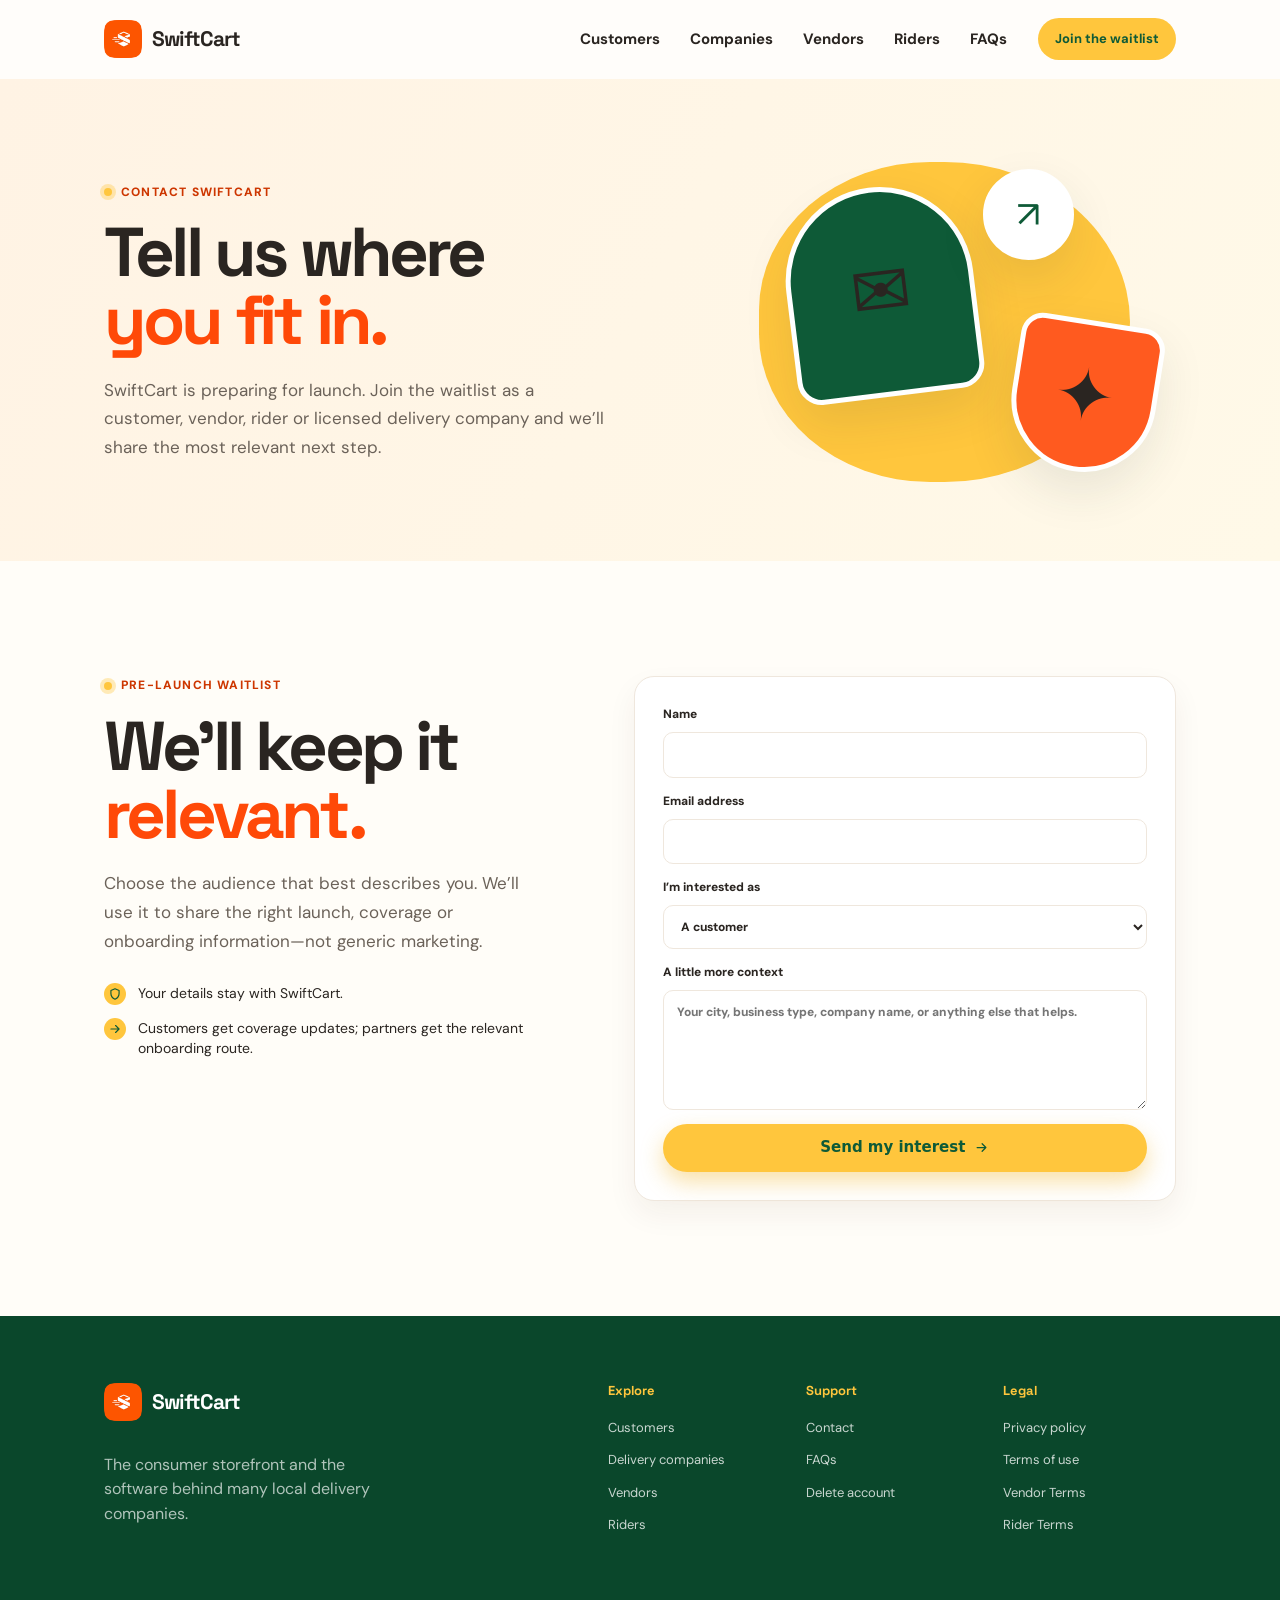
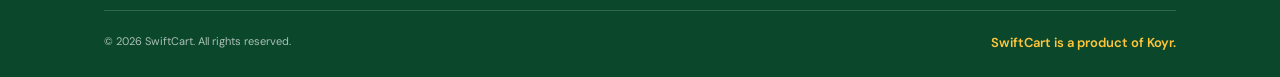
<file: contact.html>
<!doctype html><html lang="en-NG"><head><meta charset="utf-8"><meta name="viewport" content="width=device-width,initial-scale=1"><title>Contact SwiftCart | Join the waitlist or talk to the team</title><meta name="description" content="Join the SwiftCart pre-launch waitlist or contact the team as a customer, vendor, rider or licensed delivery company."><link rel="canonical" href="https://swiftcartapp.co/contact"><link rel="icon" type="image/svg+xml" href="/assets/images/brand/favicon.svg"><link rel="preconnect" href="https://fonts.googleapis.com"><link rel="preconnect" href="https://fonts.gstatic.com" crossorigin><link href="https://fonts.googleapis.com/css2?family=DM+Sans:wght@400;500;600;700;800&family=Space+Grotesk:wght@500;600;700&display=swap" rel="stylesheet"><link rel="stylesheet" href="/css/main.css"><link rel="stylesheet" href="/css/pages/home.css"><script type="module" src="/js/main.js"></script>
  <meta name="theme-color" content="#ff5a1f">
  <link rel="icon" type="image/png" sizes="96x96" href="/assets/images/brand/favicon-96.png">
  <link rel="apple-touch-icon" sizes="180x180" href="/assets/images/brand/apple-touch-icon.png">
  <link rel="manifest" href="/manifest.json">
  <meta property="og:type" content="website">
  <meta property="og:title" content="Contact SwiftCart | Join the waitlist or talk to the team">
  <meta property="og:description" content="Join the SwiftCart pre-launch waitlist or contact the team as a customer, vendor, rider or licensed delivery company.">
  <meta property="og:url" content="https://swiftcartapp.co/contact">
  <meta property="og:site_name" content="SwiftCart">
  <meta property="og:image" content="https://swiftcartapp.co/assets/images/og/homepage-og.jpg">
  <meta name="twitter:card" content="summary_large_image">
  <meta name="twitter:title" content="Contact SwiftCart | Join the waitlist or talk to the team">
  <meta name="twitter:description" content="Join the SwiftCart pre-launch waitlist or contact the team as a customer, vendor, rider or licensed delivery company.">
  <meta name="twitter:image" content="https://swiftcartapp.co/assets/images/og/homepage-og.jpg">
</head>
<body class="sc-page"><a class="skip-link" href="#main">Skip to main content</a><header class="site-header marketing-header" data-header><div class="container nav-shell"><a class="brand sc-brand" href="/index.html"><img class="sc-brand-mark" src="/assets/images/brand/logo.png" alt="" aria-hidden="true" width="38" height="38"><span class="brand-name">SwiftCart</span></a><nav class="desktop-nav" aria-label="Primary navigation"><a href="/customers.html">Customers</a><a href="/companies.html">Companies</a><a href="/vendors.html">Vendors</a><a href="/riders.html">Riders</a><a href="/index.html#faqs">FAQs</a></nav><div class="nav-actions"><a class="nav-cta" href="#waitlist">Join the waitlist</a></div><button class="menu-button sc-menu" type="button" aria-label="Open navigation menu" aria-expanded="false" aria-controls="mobile-menu" data-menu-button><span class="bar"></span><span class="bar"></span></button></div><nav class="mobile-menu" id="mobile-menu" aria-label="Mobile navigation" data-mobile-menu><a href="/customers.html">Customers</a><a href="/companies.html">Companies</a><a href="/vendors.html">Vendors</a><a href="/riders.html">Riders</a><a href="#waitlist" class="button button--primary">Join the waitlist</a></nav></header>
<main id="main"><section class="page-hero"><div class="container page-hero__grid"><div class="reveal"><p class="eyebrow">Contact SwiftCart</p><h1 class="display">Tell us where<br><em>you fit in.</em></h1><p class="lede">SwiftCart is preparing for launch. Join the waitlist as a customer, vendor, rider or licensed delivery company and we’ll share the most relevant next step.</p></div><div class="page-hero__art reveal" data-delay="1" aria-hidden="true"><div class="page-hero__orb"></div><div class="page-hero__tile page-hero__tile--one">✉</div><div class="page-hero__tile page-hero__tile--two">✦</div><div class="page-hero__tile page-hero__tile--three">↗</div></div></div></section>
<section class="section" id="waitlist"><div class="container contact-panel"><div class="reveal"><p class="eyebrow">Pre-launch waitlist</p><h2 class="display">We’ll keep it<br><em>relevant.</em></h2><p class="lede">Choose the audience that best describes you. We’ll use it to share the right launch, coverage or onboarding information—not generic marketing.</p><div class="capability-list"><li><svg class="icon" viewBox="0 0 24 24"><path d="m12 3 7 3v5c0 5-3 8-7 10-4-2-7-5-7-10V6l7-3Z"/></svg>Your details stay with SwiftCart.</li><li><svg class="icon" viewBox="0 0 24 24"><path d="M5 12h14M13 6l6 6-6 6"/></svg>Customers get coverage updates; partners get the relevant onboarding route.</li></div></div><form class="contact-form reveal" data-contact-form data-delay="1"><input type="text" name="_gotcha" tabindex="-1" autocomplete="off" aria-hidden="true" style="position:absolute;left:-9999px;width:1px;height:1px;opacity:0"><label for="name">Name<input id="name" name="name" autocomplete="name" required></label><label for="email">Email address<input id="email" name="email" type="email" autocomplete="email" required></label><label for="interest">I’m interested as<select id="interest" name="interest" data-interest-select required><option value="customer">A customer</option><option value="vendor">A vendor or shop</option><option value="rider">A delivery rider</option><option value="company">A licensed delivery company</option><option value="other">Something else</option></select></label><label for="message">A little more context <textarea id="message" name="message" placeholder="Your city, business type, company name, or anything else that helps."></textarea></label><button class="button button--primary" type="submit">Send my interest <svg class="icon" viewBox="0 0 24 24"><path d="M5 12h14M13 6l6 6-6 6"/></svg></button></form></div></section></main>
<footer class="marketing-footer"><div class="container"><div class="footer-top"><div><a class="brand sc-brand" href="/index.html" aria-label="SwiftCart home"><img class="sc-brand-mark" src="/assets/images/brand/logo.png" alt="" aria-hidden="true" width="38" height="38"><span class="brand-name">SwiftCart</span></a><p class="footer-tagline">The consumer storefront and the software behind many local delivery companies.</p></div><div class="footer-links"><div><h3>Explore</h3><a href="/customers.html">Customers</a><a href="/companies.html">Delivery companies</a><a href="/vendors.html">Vendors</a><a href="/riders.html">Riders</a></div><div><h3>Support</h3><a href="/contact.html">Contact</a><a href="/index.html#faqs">FAQs</a><a href="/delete-account.html">Delete account</a></div><div><h3>Legal</h3><a href="/privacy.html">Privacy policy</a><a href="/terms.html">Terms of use</a><a href="/vendor-terms.html">Vendor Terms</a><a href="/rider-terms.html">Rider Terms</a></div></div></div><div class="footer-bottom"><span>&copy; <span id="footer-year">2026</span> SwiftCart. All rights reserved.</span><span class="footer-koyr">SwiftCart is a product of Koyr.</span></div></div></footer><div class="toast" data-toast role="status" aria-live="polite"></div></body></html>
</file>
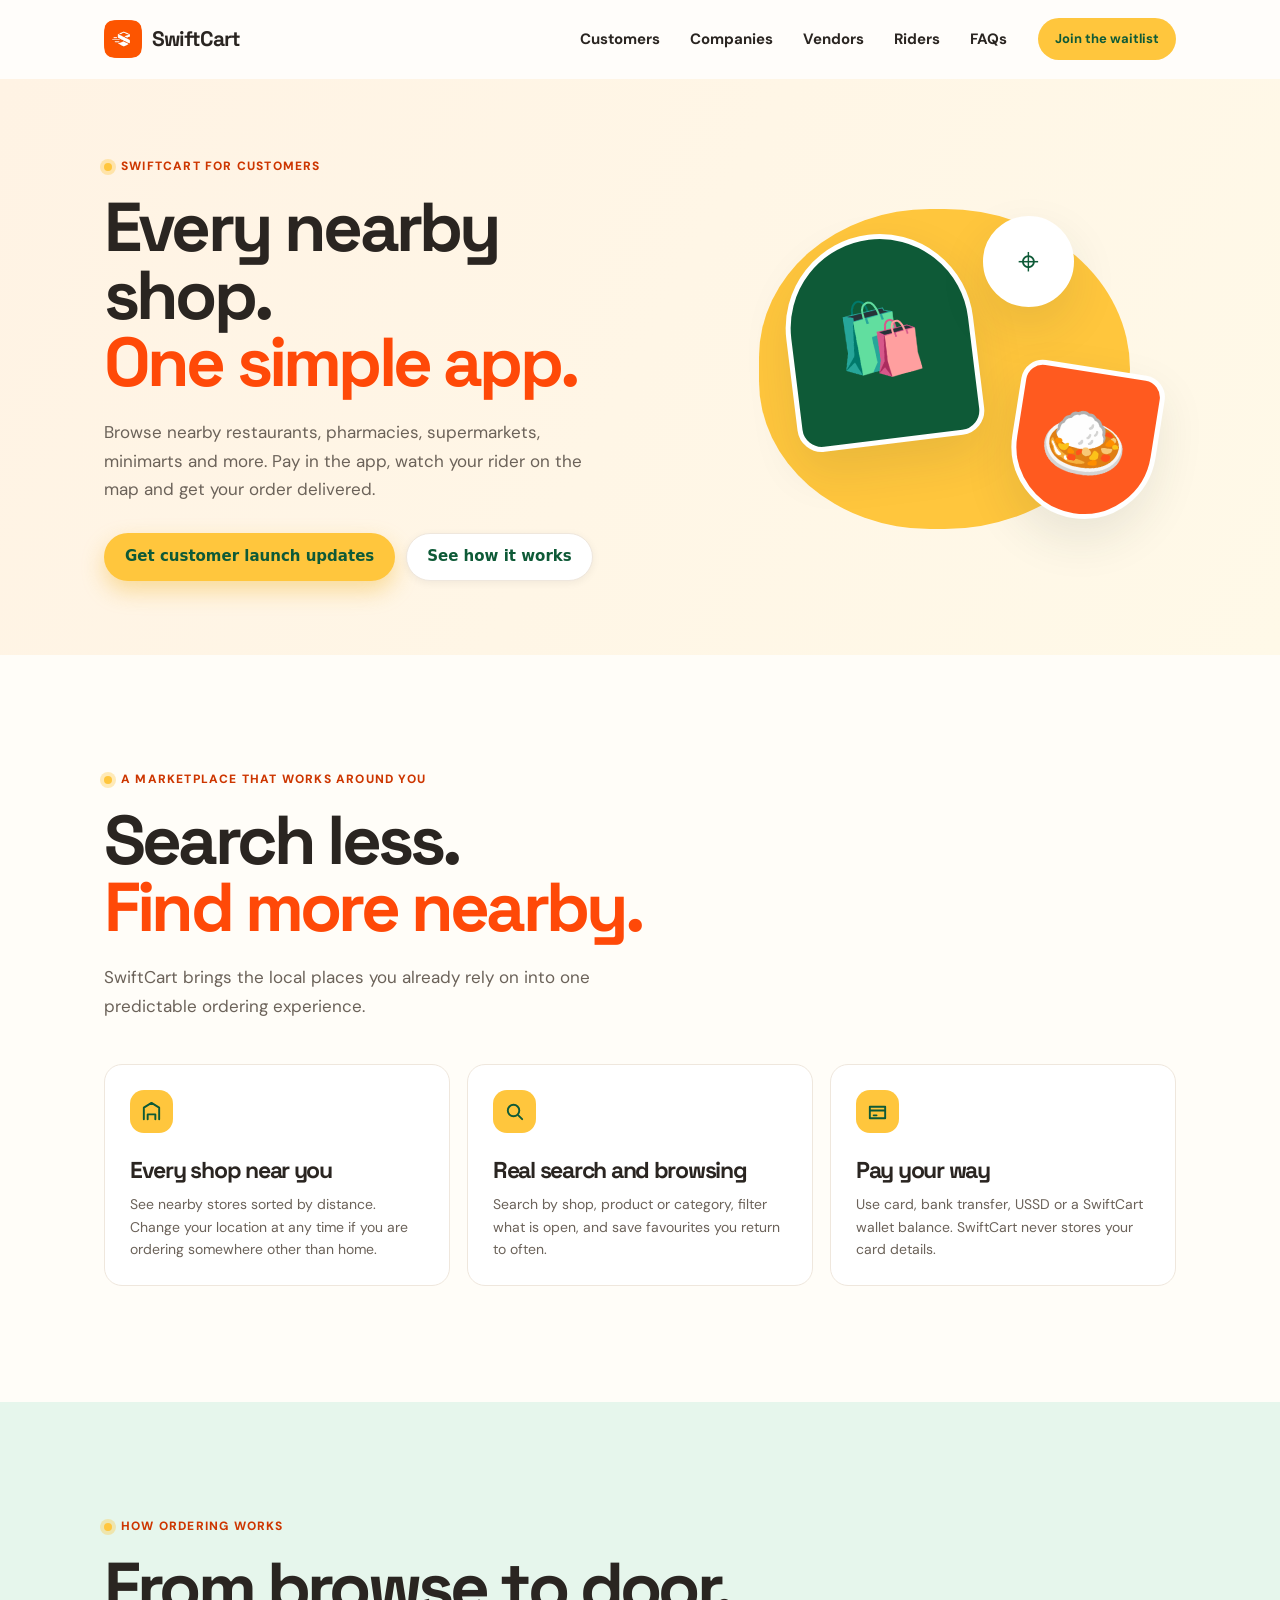
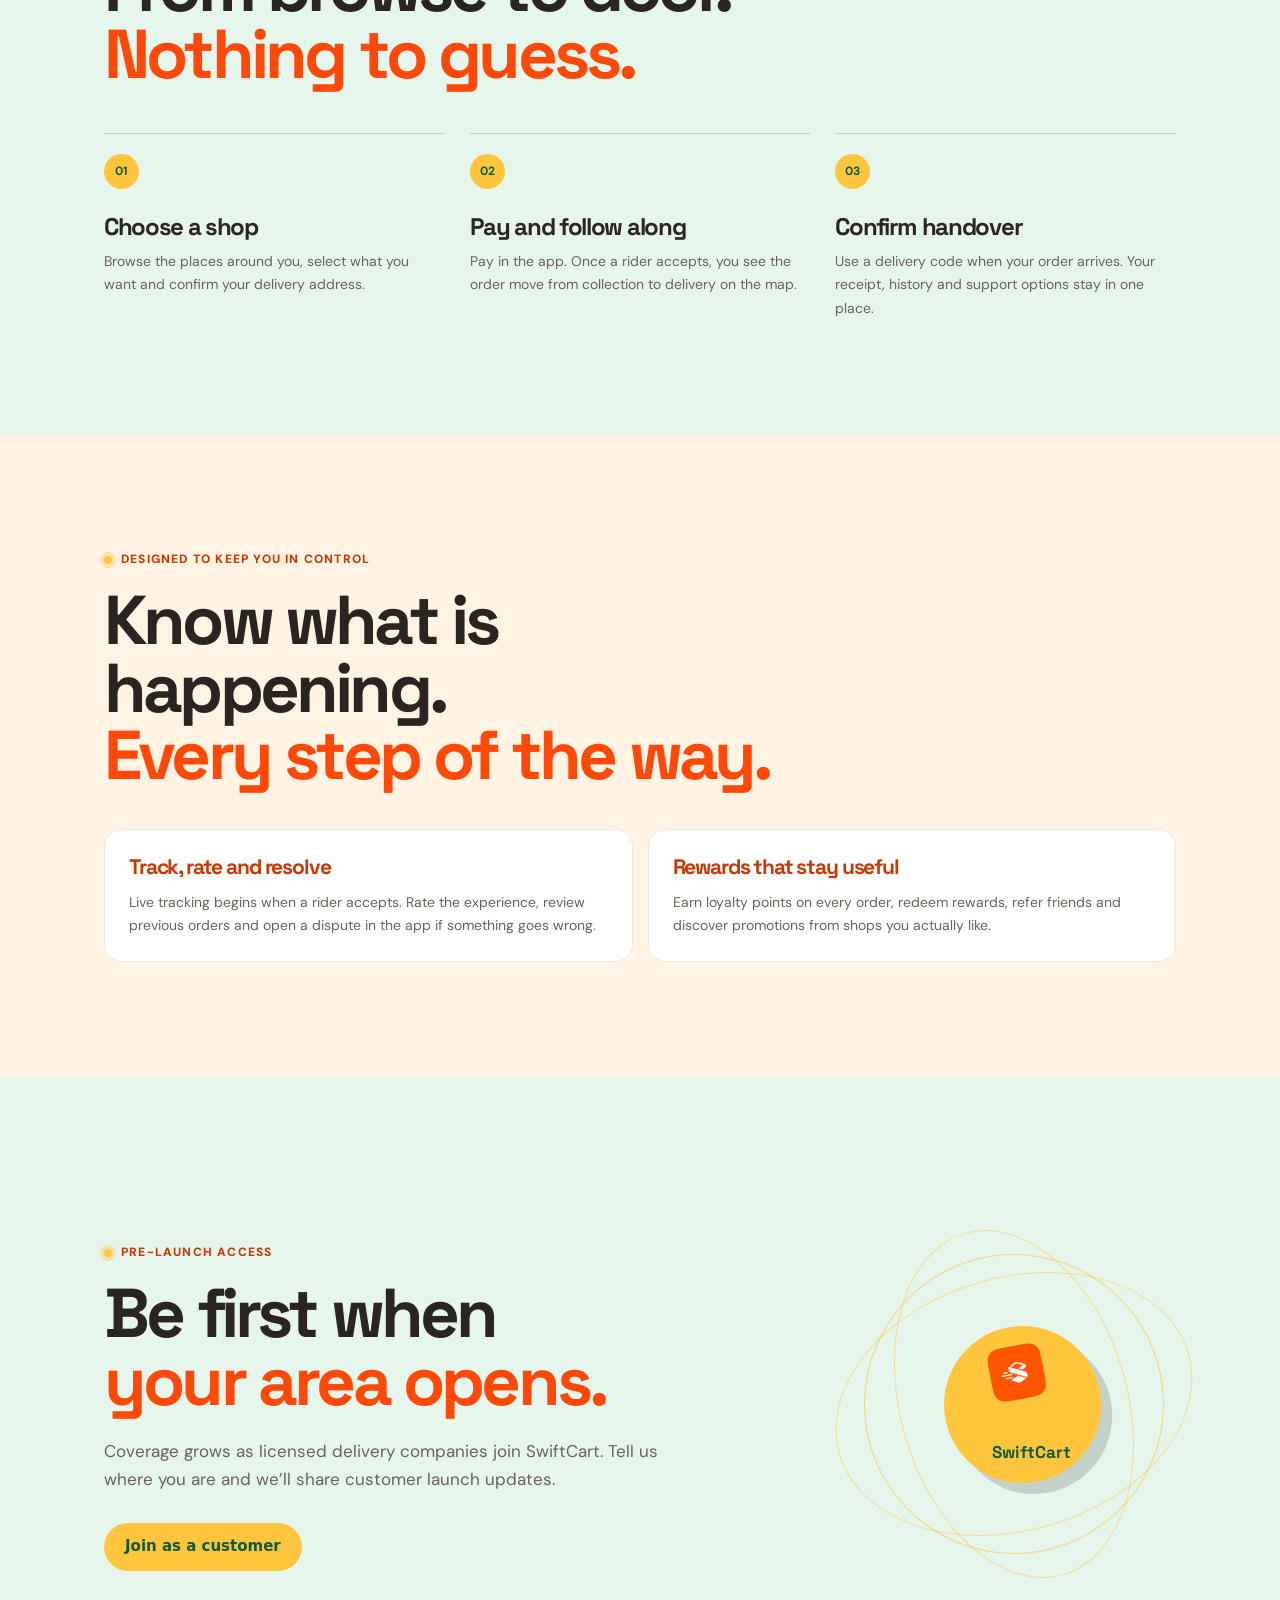
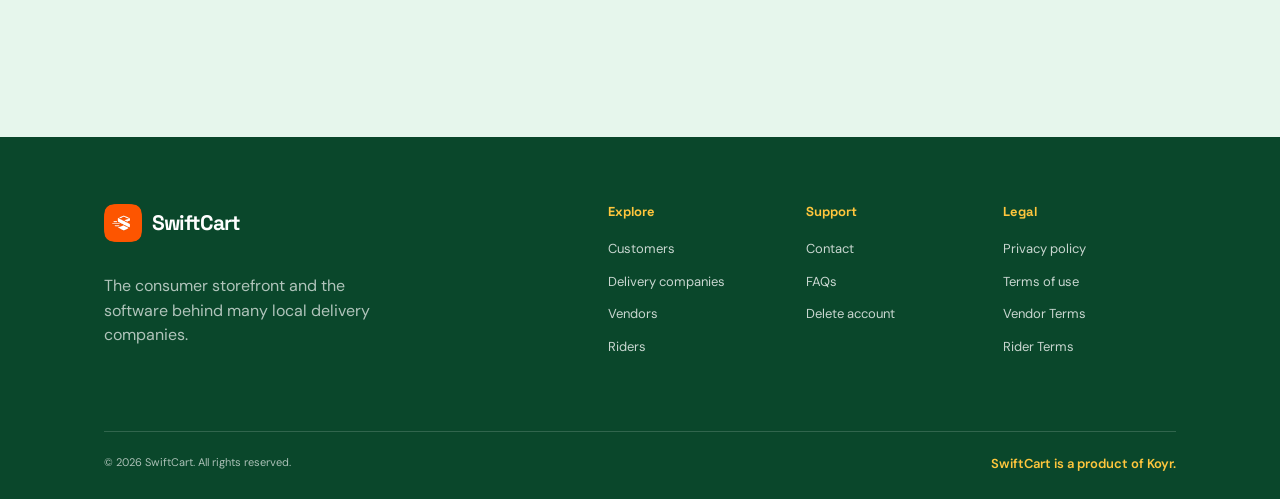
<file: customers.html>
<!doctype html><html lang="en-NG"><head><meta charset="utf-8"><meta name="viewport" content="width=device-width,initial-scale=1"><title>SwiftCart for Customers | Every nearby shop in one app</title><meta name="description" content="Discover how SwiftCart lets customers browse nearby restaurants, supermarkets, pharmacies and more, pay securely and track each delivery."><link rel="canonical" href="https://swiftcartapp.co/customers"><link rel="icon" type="image/svg+xml" href="/assets/images/brand/favicon.svg"><link rel="preconnect" href="https://fonts.googleapis.com"><link rel="preconnect" href="https://fonts.gstatic.com" crossorigin><link href="https://fonts.googleapis.com/css2?family=DM+Sans:wght@400;500;600;700;800&family=Space+Grotesk:wght@500;600;700&display=swap" rel="stylesheet"><link rel="stylesheet" href="/css/main.css"><link rel="stylesheet" href="/css/pages/home.css"><script type="module" src="/js/main.js"></script>
  <meta name="theme-color" content="#ff5a1f">
  <link rel="icon" type="image/png" sizes="96x96" href="/assets/images/brand/favicon-96.png">
  <link rel="apple-touch-icon" sizes="180x180" href="/assets/images/brand/apple-touch-icon.png">
  <link rel="manifest" href="/manifest.json">
  <meta property="og:type" content="website">
  <meta property="og:title" content="SwiftCart for Customers | Every nearby shop in one app">
  <meta property="og:description" content="Discover how SwiftCart lets customers browse nearby restaurants, supermarkets, pharmacies and more, pay securely and track each delivery.">
  <meta property="og:url" content="https://swiftcartapp.co/customers">
  <meta property="og:site_name" content="SwiftCart">
  <meta property="og:image" content="https://swiftcartapp.co/assets/images/og/homepage-og.jpg">
  <meta name="twitter:card" content="summary_large_image">
  <meta name="twitter:title" content="SwiftCart for Customers | Every nearby shop in one app">
  <meta name="twitter:description" content="Discover how SwiftCart lets customers browse nearby restaurants, supermarkets, pharmacies and more, pay securely and track each delivery.">
  <meta name="twitter:image" content="https://swiftcartapp.co/assets/images/og/homepage-og.jpg">
</head>
<body class="sc-page"><a class="skip-link" href="#main">Skip to main content</a><header class="site-header marketing-header" data-header><div class="container nav-shell"><a class="brand sc-brand" href="/index.html" aria-label="SwiftCart home"><img class="sc-brand-mark" src="/assets/images/brand/logo.png" alt="" aria-hidden="true" width="38" height="38"><span class="brand-name">SwiftCart</span></a><nav class="desktop-nav" aria-label="Primary navigation"><a href="/customers.html" aria-current="page">Customers</a><a href="/companies.html">Companies</a><a href="/vendors.html">Vendors</a><a href="/riders.html">Riders</a><a href="/index.html#faqs">FAQs</a></nav><div class="nav-actions"><a class="nav-cta" href="/contact.html?interest=customer#waitlist">Join the waitlist</a></div><button class="menu-button sc-menu" type="button" aria-label="Open navigation menu" aria-expanded="false" aria-controls="mobile-menu" data-menu-button><span class="bar"></span><span class="bar"></span></button></div><nav class="mobile-menu" id="mobile-menu" aria-label="Mobile navigation" data-mobile-menu><a href="/customers.html">Customers</a><a href="/companies.html">Companies</a><a href="/vendors.html">Vendors</a><a href="/riders.html">Riders</a><a href="/index.html#faqs">FAQs</a><a class="button button--primary" href="/contact.html?interest=customer#waitlist">Join the waitlist</a></nav></header>
<main id="main"><section class="page-hero"><div class="container page-hero__grid"><div class="reveal"><p class="eyebrow">SwiftCart for customers</p><h1 class="display">Every nearby shop.<br><em>One simple app.</em></h1><p class="lede">Browse nearby restaurants, pharmacies, supermarkets, minimarts and more. Pay in the app, watch your rider on the map and get your order delivered.</p><div class="page-hero__actions"><a class="button button--primary" href="/contact.html?interest=customer#waitlist">Get customer launch updates</a><a class="button button--secondary" href="#how-it-works">See how it works</a></div></div><div class="page-hero__art reveal" data-delay="1" aria-hidden="true"><div class="page-hero__orb"></div><div class="page-hero__tile page-hero__tile--one">🛍️</div><div class="page-hero__tile page-hero__tile--two">🍛</div><div class="page-hero__tile page-hero__tile--three">⌖</div></div></div></section>
<section class="section audience-section"><div class="container"><div class="section-head reveal"><p class="eyebrow">A marketplace that works around you</p><h2 class="display">Search less.<br><em>Find more nearby.</em></h2><p class="lede">SwiftCart brings the local places you already rely on into one predictable ordering experience.</p></div><div class="feature-columns"><article class="feature-column reveal"><svg class="icon" viewBox="0 0 24 24"><path d="M4 20V8l8-5 8 5v12M8 20v-5h8v5"/></svg><h3>Every shop near you</h3><p>See nearby stores sorted by distance. Change your location at any time if you are ordering somewhere other than home.</p></article><article class="feature-column reveal" data-delay="1"><svg class="icon" viewBox="0 0 24 24"><circle cx="11" cy="11" r="6"/><path d="m16 16 4 4"/></svg><h3>Real search and browsing</h3><p>Search by shop, product or category, filter what is open, and save favourites you return to often.</p></article><article class="feature-column reveal" data-delay="2"><svg class="icon" viewBox="0 0 24 24"><path d="M4 7h16v12H4zM4 11h16"/><path d="M8 16h3"/></svg><h3>Pay your way</h3><p>Use card, bank transfer, USSD or a SwiftCart wallet balance. SwiftCart never stores your card details.</p></article></div></div></section>
<section class="section how-it-works" id="how-it-works"><div class="container"><div class="section-head reveal"><p class="eyebrow">How ordering works</p><h2 class="display">From browse to door.<br><em>Nothing to guess.</em></h2></div><div class="step-grid"><article class="step reveal"><b>01</b><h3>Choose a shop</h3><p>Browse the places around you, select what you want and confirm your delivery address.</p></article><article class="step reveal" data-delay="1"><b>02</b><h3>Pay and follow along</h3><p>Pay in the app. Once a rider accepts, you see the order move from collection to delivery on the map.</p></article><article class="step reveal" data-delay="2"><b>03</b><h3>Confirm handover</h3><p>Use a delivery code when your order arrives. Your receipt, history and support options stay in one place.</p></article></div></div></section>
<section class="section responsibility"><div class="container"><div class="section-head reveal"><p class="eyebrow">Designed to keep you in control</p><h2 class="display">Know what is happening.<br><em>Every step of the way.</em></h2></div><div class="responsibility-grid"><article class="responsibility-card reveal"><h3>Track, rate and resolve</h3><p>Live tracking begins when a rider accepts. Rate the experience, review previous orders and open a dispute in the app if something goes wrong.</p></article><article class="responsibility-card reveal" data-delay="1"><h3>Rewards that stay useful</h3><p>Earn loyalty points on every order, redeem rewards, refer friends and discover promotions from shops you actually like.</p></article></div></div></section>
<section class="waitlist-band"><div class="container waitlist-grid"><div><p class="eyebrow">Pre-launch access</p><h2 class="display">Be first when<br><em>your area opens.</em></h2><p class="lede">Coverage grows as licensed delivery companies join SwiftCart. Tell us where you are and we’ll share customer launch updates.</p><p class="page-hero__actions"><a class="button button--lime" href="/contact.html?interest=customer#waitlist">Join as a customer</a></p></div><div class="waitlist-art" aria-hidden="true"><div class="waitlist-orbit"></div><div class="waitlist-mark"><img src="/assets/images/brand/logo.png" alt="" width="54" height="54"><span>SwiftCart</span></div></div></div></section></main>
<footer class="marketing-footer"><div class="container"><div class="footer-top"><div><a class="brand sc-brand" href="/index.html" aria-label="SwiftCart home"><img class="sc-brand-mark" src="/assets/images/brand/logo.png" alt="" aria-hidden="true" width="38" height="38"><span class="brand-name">SwiftCart</span></a><p class="footer-tagline">The consumer storefront and the software behind many local delivery companies.</p></div><div class="footer-links"><div><h3>Explore</h3><a href="/customers.html">Customers</a><a href="/companies.html">Delivery companies</a><a href="/vendors.html">Vendors</a><a href="/riders.html">Riders</a></div><div><h3>Support</h3><a href="/contact.html">Contact</a><a href="/index.html#faqs">FAQs</a><a href="/delete-account.html">Delete account</a></div><div><h3>Legal</h3><a href="/privacy.html">Privacy policy</a><a href="/terms.html">Terms of use</a><a href="/vendor-terms.html">Vendor Terms</a><a href="/rider-terms.html">Rider Terms</a></div></div></div><div class="footer-bottom"><span>&copy; <span id="footer-year">2026</span> SwiftCart. All rights reserved.</span><span class="footer-koyr">SwiftCart is a product of Koyr.</span></div></div></footer><div class="toast" data-toast role="status" aria-live="polite"></div></body></html>
</file>
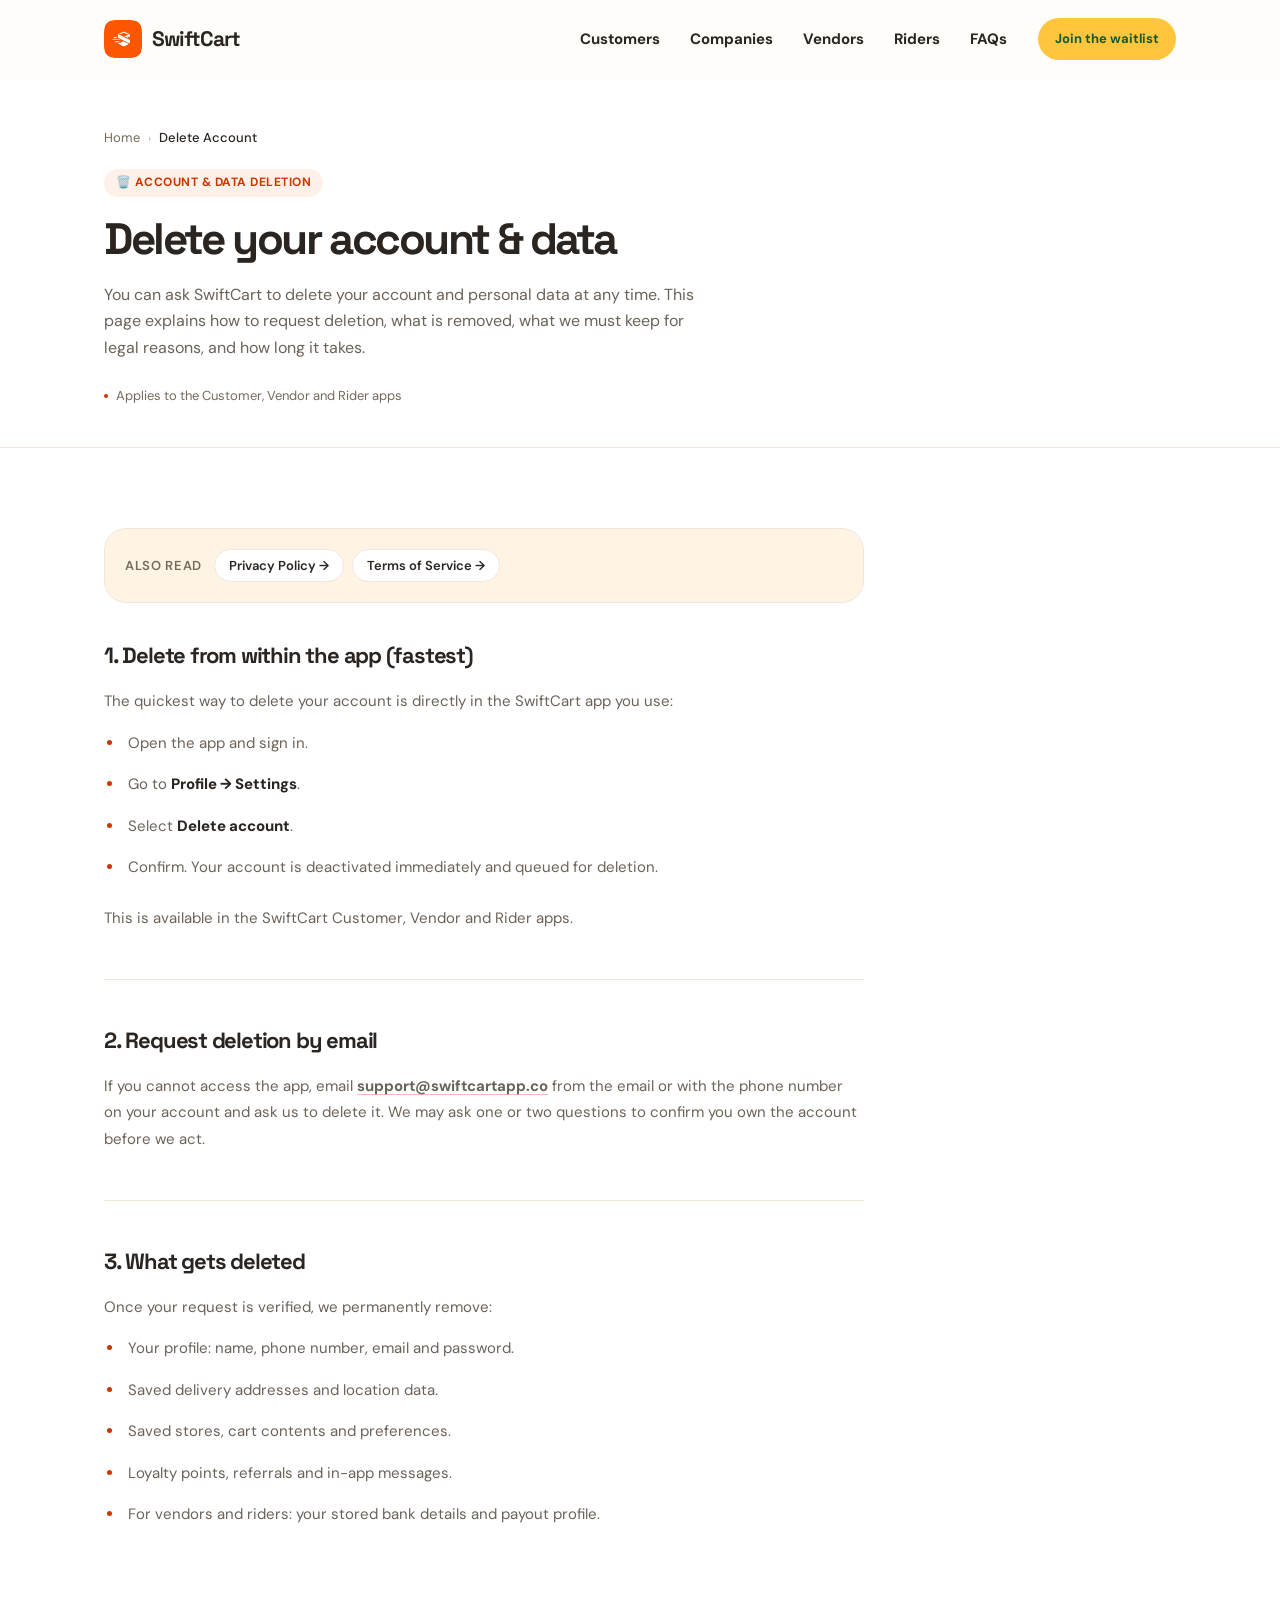
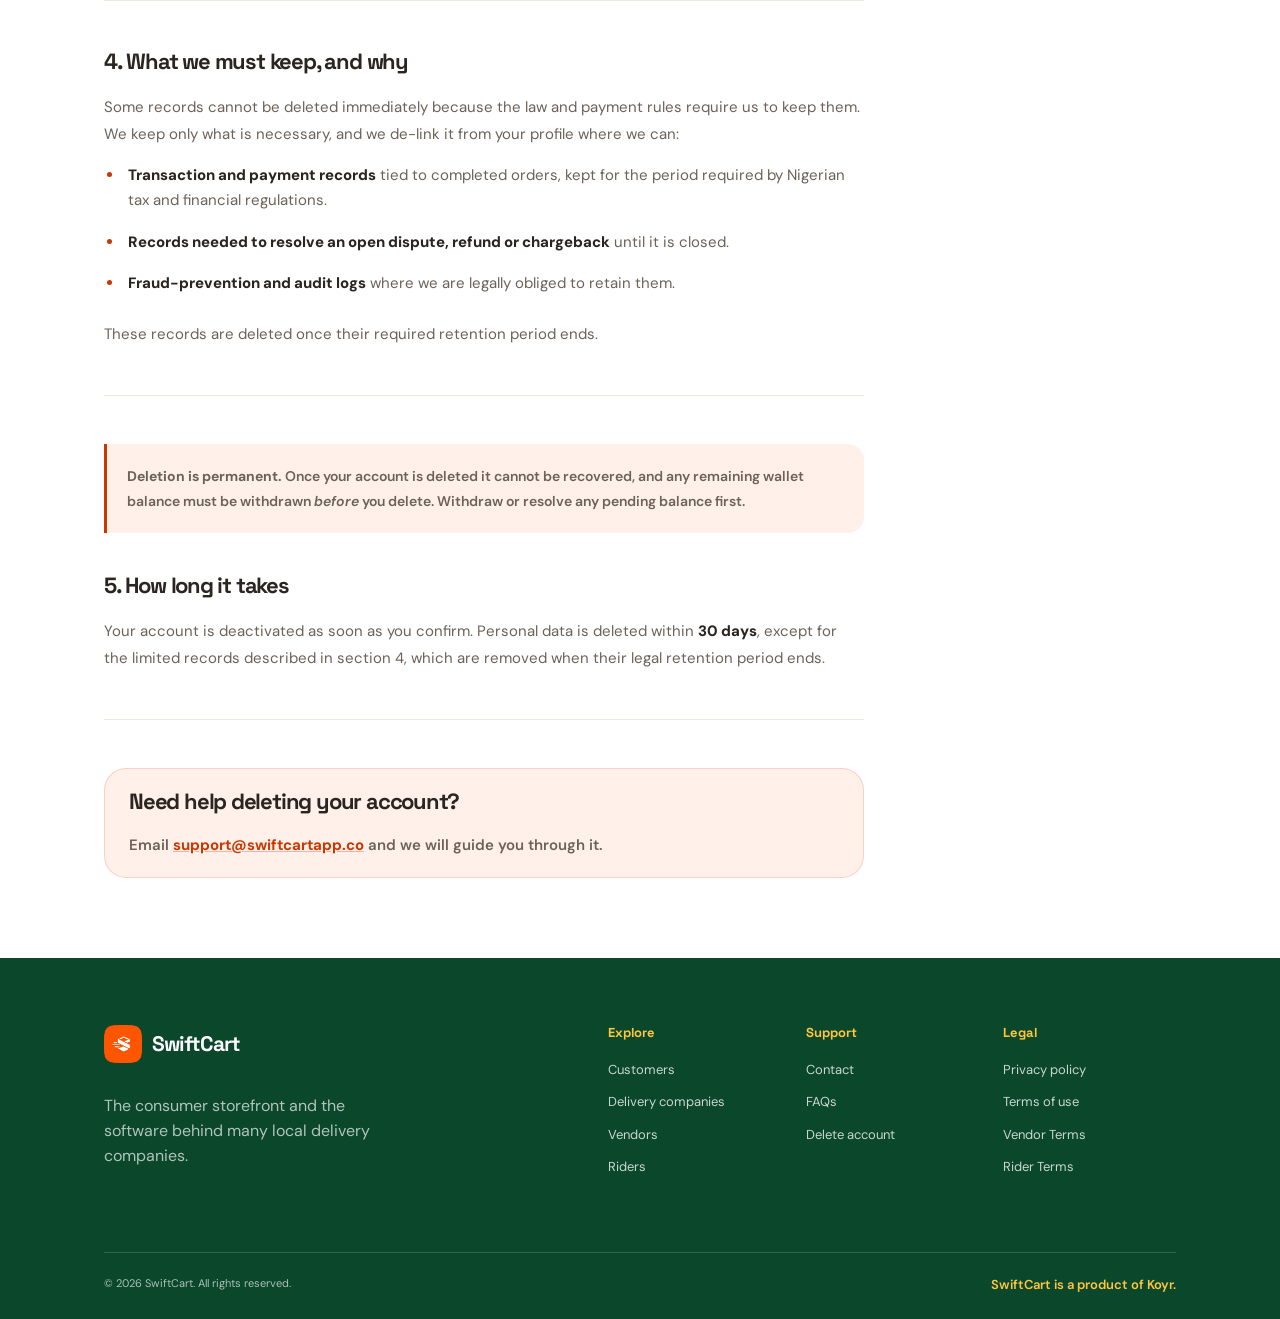
<file: delete-account.html>
<!DOCTYPE html>
<html lang="en">
<head>
  <meta charset="UTF-8">
  <meta name="viewport" content="width=device-width, initial-scale=1.0">

  <title>Delete Your Account & Data — SwiftCart</title>
  <meta name="description" content="How to delete your SwiftCart account and personal data, what is removed, what is retained for legal reasons, and how long it takes.">
  <meta name="theme-color" content="#ff5a1f">
  <link rel="canonical" href="https://swiftcartapp.co/delete-account">

  <meta property="og:type"        content="website">
  <meta property="og:url"         content="https://swiftcartapp.co/delete-account">
  <meta property="og:title"       content="Delete Your Account & Data — SwiftCart">
  <meta property="og:description" content="How to delete your SwiftCart account and personal data.">
  <meta property="og:image"       content="https://swiftcartapp.co/assets/images/og/homepage-og.jpg">
  <meta property="og:locale"      content="en_NG">
  <meta property="og:site_name"   content="SwiftCart">

  <meta name="twitter:card"        content="summary_large_image">
  <meta name="twitter:title"       content="Delete Your Account & Data — SwiftCart">
  <meta name="twitter:description" content="How to delete your SwiftCart account and personal data.">
  <meta name="twitter:image"       content="https://swiftcartapp.co/assets/images/og/homepage-og.jpg">

  <link rel="icon" type="image/svg+xml" href="/assets/images/brand/favicon.svg">
  <link rel="icon" type="image/png" sizes="96x96" href="/assets/images/brand/favicon-96.png">
  <link rel="apple-touch-icon" sizes="180x180" href="/assets/images/brand/apple-touch-icon.png">
  <link rel="manifest" href="/manifest.json">

  <link rel="preconnect" href="https://fonts.googleapis.com"><link rel="preconnect" href="https://fonts.gstatic.com" crossorigin><link href="https://fonts.googleapis.com/css2?family=DM+Sans:wght@400;500;600;700;800&family=Space+Grotesk:wght@500;600;700&display=swap" rel="stylesheet">

  <link rel="stylesheet" href="/css/main.css">
  <link rel="stylesheet" href="/css/pages/home.css">
  <link rel="stylesheet" href="/css/pages/legal-pages.css">

  <script type="module" src="/js/main.js"></script>
</head>

<body class="sc-page">

  <a class="skip-link" href="#main">Skip to main content</a>

  <!-- ═══════════════════════════════════════════════════════
       HEADER  — light mode
  ═══════════════════════════════════════════════════════ -->
  <header class="site-header marketing-header" data-header><div class="container nav-shell"><a class="brand sc-brand" href="/index.html" aria-label="SwiftCart home"><img class="sc-brand-mark" src="/assets/images/brand/logo.png" alt="" aria-hidden="true" width="38" height="38"><span class="brand-name">SwiftCart</span></a><nav class="desktop-nav" aria-label="Primary navigation"><a href="/customers.html">Customers</a><a href="/companies.html">Companies</a><a href="/vendors.html">Vendors</a><a href="/riders.html">Riders</a><a href="/index.html#faqs">FAQs</a></nav><div class="nav-actions"><a class="nav-cta" href="/contact.html#waitlist">Join the waitlist</a></div><button class="menu-button sc-menu" type="button" aria-label="Open navigation menu" aria-expanded="false" aria-controls="mobile-menu" data-menu-button><span class="bar" aria-hidden="true"></span><span class="bar" aria-hidden="true"></span></button></div><nav class="mobile-menu" id="mobile-menu" aria-label="Mobile navigation" data-mobile-menu><a href="/customers.html">Customers</a><a href="/companies.html">Companies</a><a href="/vendors.html">Vendors</a><a href="/riders.html">Riders</a><a href="/index.html#faqs">FAQs</a><a class="button button--primary" href="/contact.html#waitlist">Join the waitlist</a></nav></header>


  <main id="main">

    <section class="legal-hero" aria-label="Delete your account header">
      <div class="container">

        <nav class="legal-breadcrumb" aria-label="Breadcrumb">
          <a href="/">Home</a>
          <span class="legal-breadcrumb-sep" aria-hidden="true">&rsaquo;</span>
          <span class="legal-breadcrumb-current" aria-current="page">Delete Account</span>
        </nav>

        <span class="legal-doc-badge">🗑️ Account &amp; Data Deletion</span>

        <h1 class="legal-hero-title">Delete your account &amp; data</h1>

        <p class="legal-hero-sub">
          You can ask SwiftCart to delete your account and personal data at any time.
          This page explains how to request deletion, what is removed, what we must keep
          for legal reasons, and how long it takes.
        </p>

        <div class="legal-hero-meta">
          <span class="legal-hero-meta-item">
            <span class="legal-hero-meta-dot" aria-hidden="true"></span>
            Applies to the Customer, Vendor and Rider apps
          </span>
        </div>
      </div>
    </section>

    <section class="legal-page-section">
      <div class="container">
        <article class="legal-article" data-article aria-label="Account deletion content">

          <div class="legal-crosslink">
            <span class="legal-crosslink-label">Also read</span>
            <div class="legal-crosslink-links">
              <a class="legal-crosslink-link" href="/privacy.html">Privacy Policy &rarr;</a>
              <a class="legal-crosslink-link" href="/terms.html">Terms of Service &rarr;</a>
            </div>
          </div>

          <div class="legal-section" id="in-app">
            <div class="prose">
              <h2>1. Delete from within the app (fastest)</h2>
              <p>The quickest way to delete your account is directly in the SwiftCart app you use:</p>
              <ul>
                <li>Open the app and sign in.</li>
                <li>Go to <strong>Profile &rarr; Settings</strong>.</li>
                <li>Select <strong>Delete account</strong>.</li>
                <li>Confirm. Your account is deactivated immediately and queued for deletion.</li>
              </ul>
              <p>This is available in the SwiftCart Customer, Vendor and Rider apps.</p>
            </div>
          </div>

          <div class="legal-section" id="by-email">
            <div class="prose">
              <h2>2. Request deletion by email</h2>
              <p>
                If you cannot access the app, email
                <a href="mailto:support@swiftcartapp.co?subject=Delete%20my%20account">support@swiftcartapp.co</a>
                from the email or with the phone number on your account and ask us to delete it.
                We may ask one or two questions to confirm you own the account before we act.
              </p>
            </div>
          </div>

          <div class="legal-section" id="what-is-deleted">
            <div class="prose">
              <h2>3. What gets deleted</h2>
              <p>Once your request is verified, we permanently remove:</p>
              <ul>
                <li>Your profile: name, phone number, email and password.</li>
                <li>Saved delivery addresses and location data.</li>
                <li>Saved stores, cart contents and preferences.</li>
                <li>Loyalty points, referrals and in-app messages.</li>
                <li>For vendors and riders: your stored bank details and payout profile.</li>
              </ul>
            </div>
          </div>

          <div class="legal-section" id="what-is-kept">
            <div class="prose">
              <h2>4. What we must keep, and why</h2>
              <p>
                Some records cannot be deleted immediately because the law and payment rules
                require us to keep them. We keep only what is necessary, and we de-link it from
                your profile where we can:
              </p>
              <ul>
                <li><strong>Transaction and payment records</strong> tied to completed orders, kept for the period required by Nigerian tax and financial regulations.</li>
                <li><strong>Records needed to resolve an open dispute, refund or chargeback</strong> until it is closed.</li>
                <li><strong>Fraud-prevention and audit logs</strong> where we are legally obliged to retain them.</li>
              </ul>
              <p>These records are deleted once their required retention period ends.</p>
            </div>
          </div>

          <div class="legal-callout">
            <p>
              <strong>Deletion is permanent.</strong> Once your account is deleted it cannot be
              recovered, and any remaining wallet balance must be withdrawn <em>before</em> you
              delete. Withdraw or resolve any pending balance first.
            </p>
          </div>

          <div class="legal-section" id="timing">
            <div class="prose">
              <h2>5. How long it takes</h2>
              <p>
                Your account is deactivated as soon as you confirm. Personal data is deleted within
                <strong>30 days</strong>, except for the limited records described in section 4,
                which are removed when their legal retention period ends.
              </p>
            </div>
          </div>

          <div class="legal-contact-box">
            <h2>Need help deleting your account?</h2>
            <p>
              Email <a href="mailto:support@swiftcartapp.co?subject=Delete%20my%20account">support@swiftcartapp.co</a>
              and we will guide you through it.
            </p>
          </div>

        </article>
      </div>
    </section>

  </main>


  <footer class="marketing-footer"><div class="container"><div class="footer-top"><div><a class="brand sc-brand" href="/index.html" aria-label="SwiftCart home"><img class="sc-brand-mark" src="/assets/images/brand/logo.png" alt="" aria-hidden="true" width="38" height="38"><span class="brand-name">SwiftCart</span></a><p class="footer-tagline">The consumer storefront and the software behind many local delivery companies.</p></div><div class="footer-links"><div><h3>Explore</h3><a href="/customers.html">Customers</a><a href="/companies.html">Delivery companies</a><a href="/vendors.html">Vendors</a><a href="/riders.html">Riders</a></div><div><h3>Support</h3><a href="/contact.html">Contact</a><a href="/index.html#faqs">FAQs</a><a href="/delete-account.html">Delete account</a></div><div><h3>Legal</h3><a href="/privacy.html">Privacy policy</a><a href="/terms.html">Terms of use</a><a href="/vendor-terms.html">Vendor Terms</a><a href="/rider-terms.html">Rider Terms</a></div></div></div><div class="footer-bottom"><span>&copy; <span id="footer-year">2026</span> SwiftCart. All rights reserved.</span><span class="footer-koyr">SwiftCart is a product of Koyr.</span></div></div></footer>

  <script>
    const y = document.getElementById("footer-year");
    if (y) y.textContent = new Date().getFullYear();
  </script>

  <script>
    const tocToggle = document.getElementById("toc-toggle");
    const tocNav    = document.getElementById("toc-nav");
    if (tocToggle && tocNav) {
      tocToggle.addEventListener("click", () => {
        const expanded = tocToggle.getAttribute("aria-expanded") === "true";
        tocToggle.setAttribute("aria-expanded", String(!expanded));
        tocNav.classList.toggle("is-open", !expanded);
      });
    }
  </script>

</body>
</html>
</file>
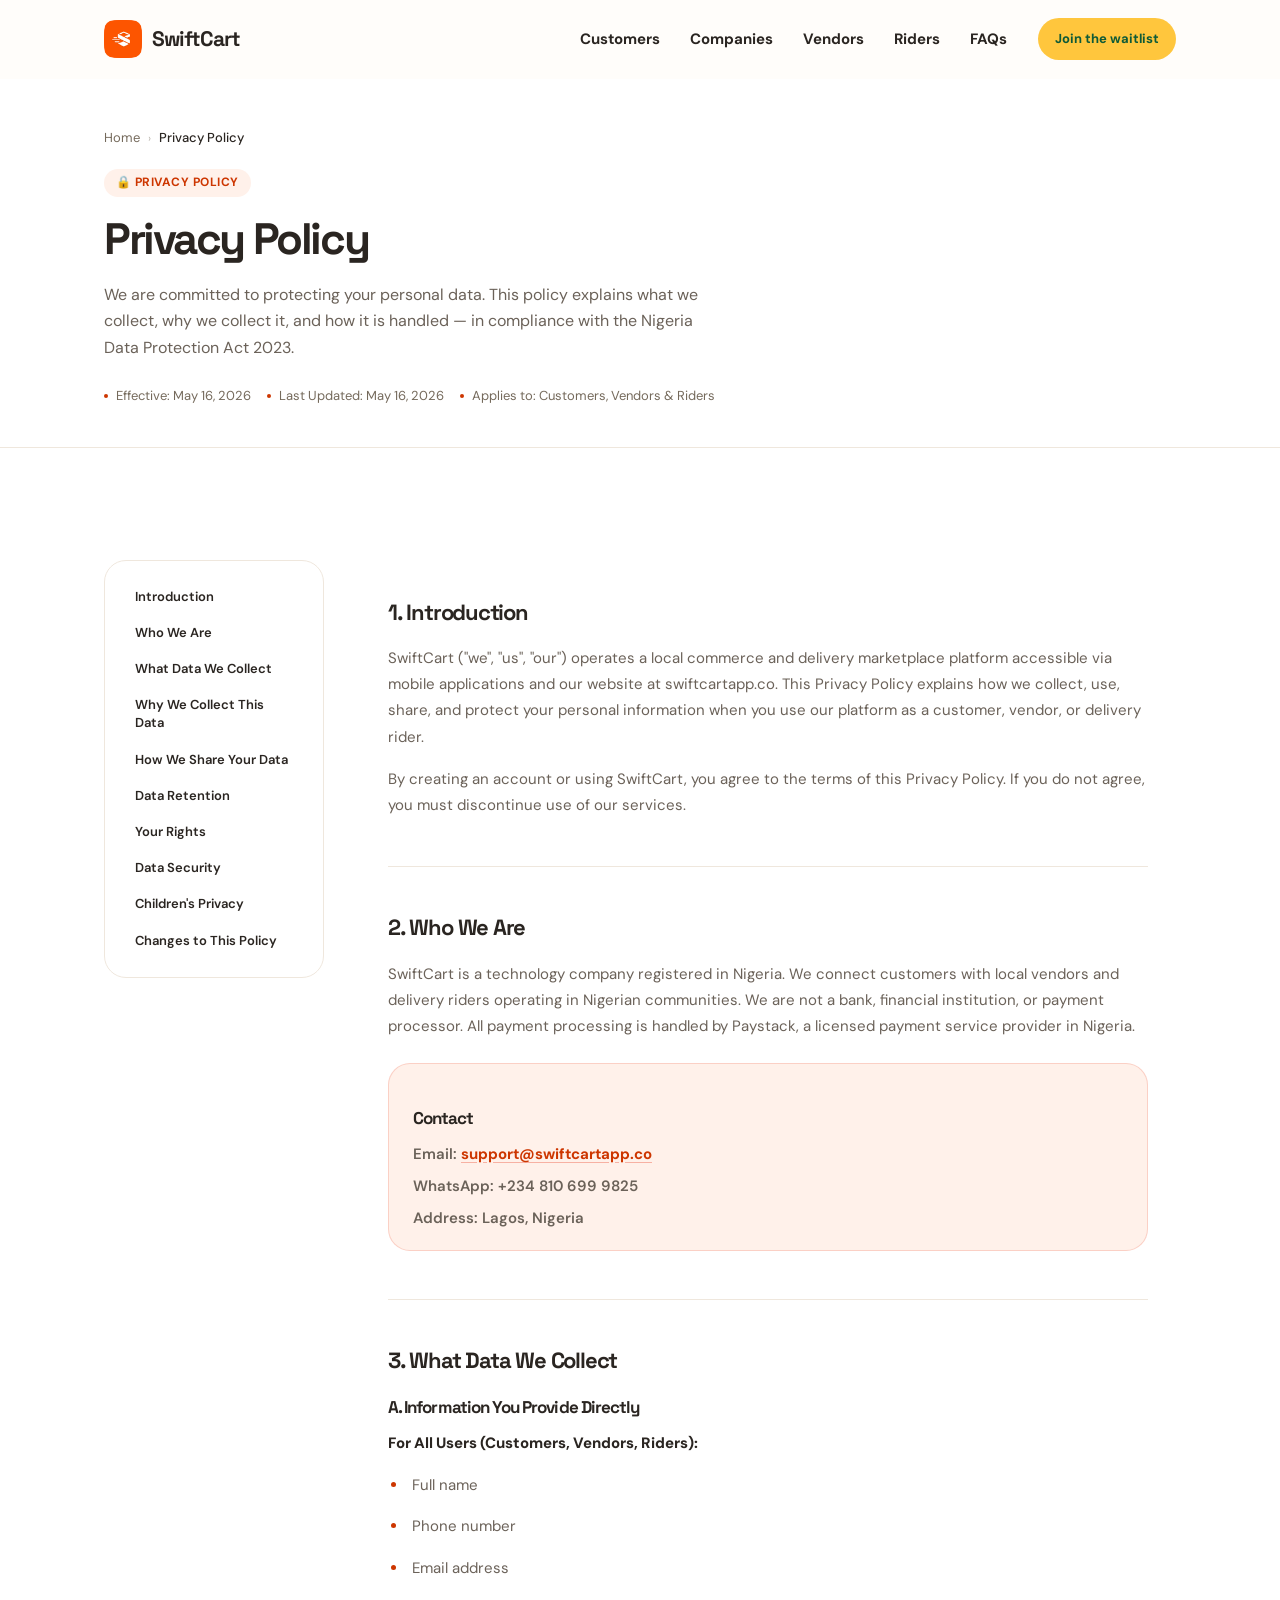
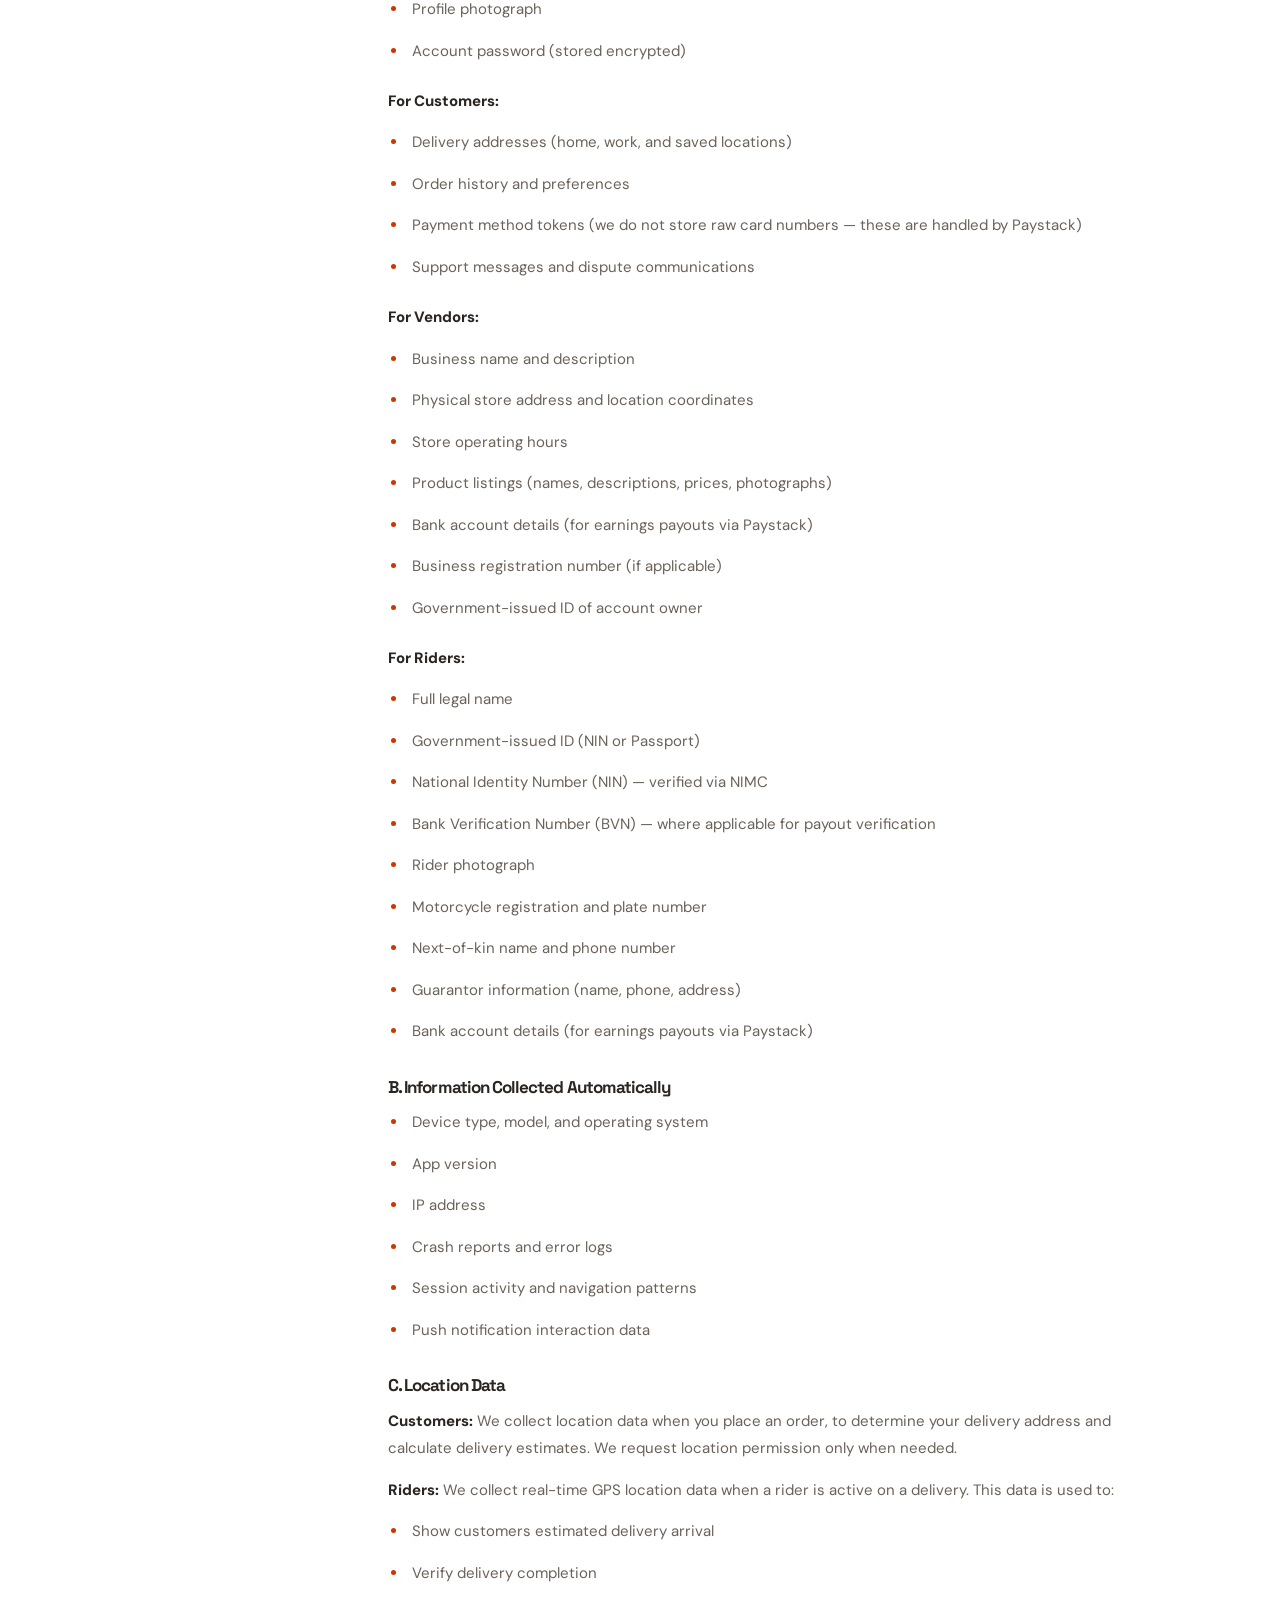
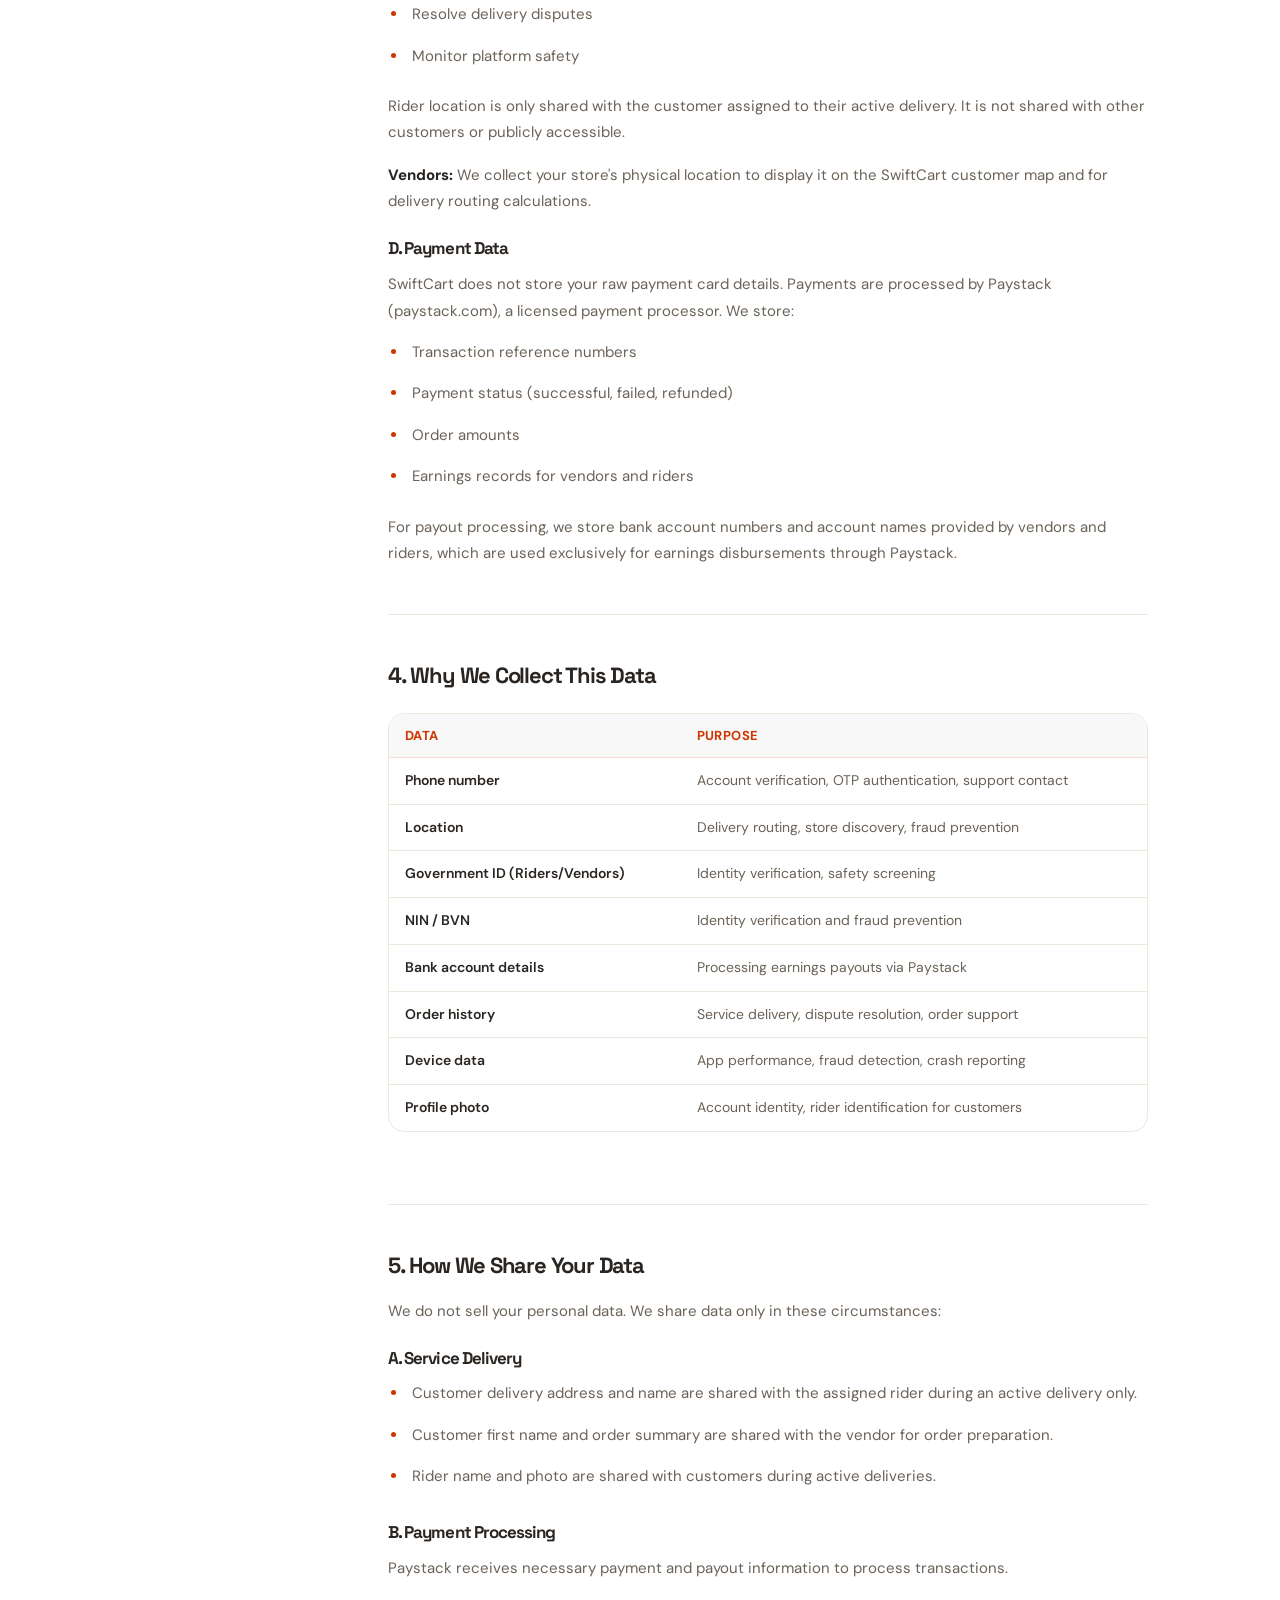
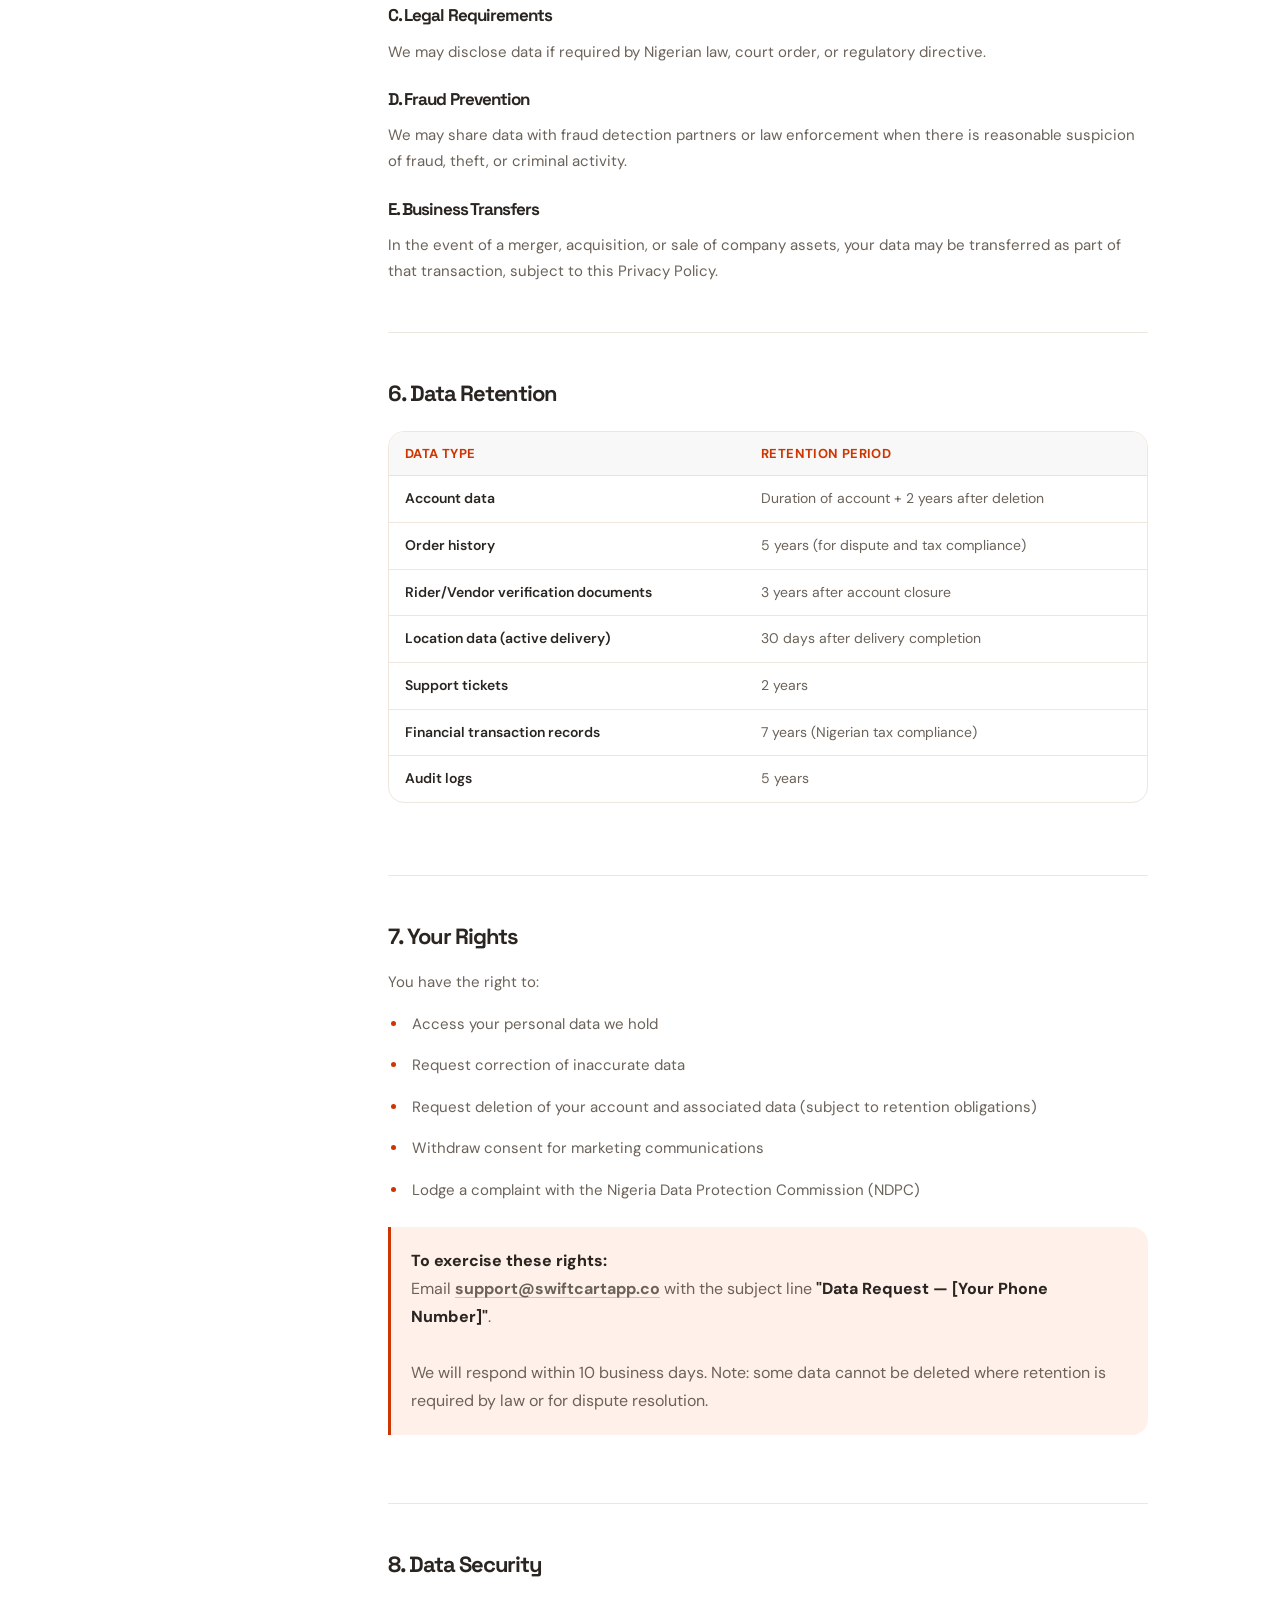
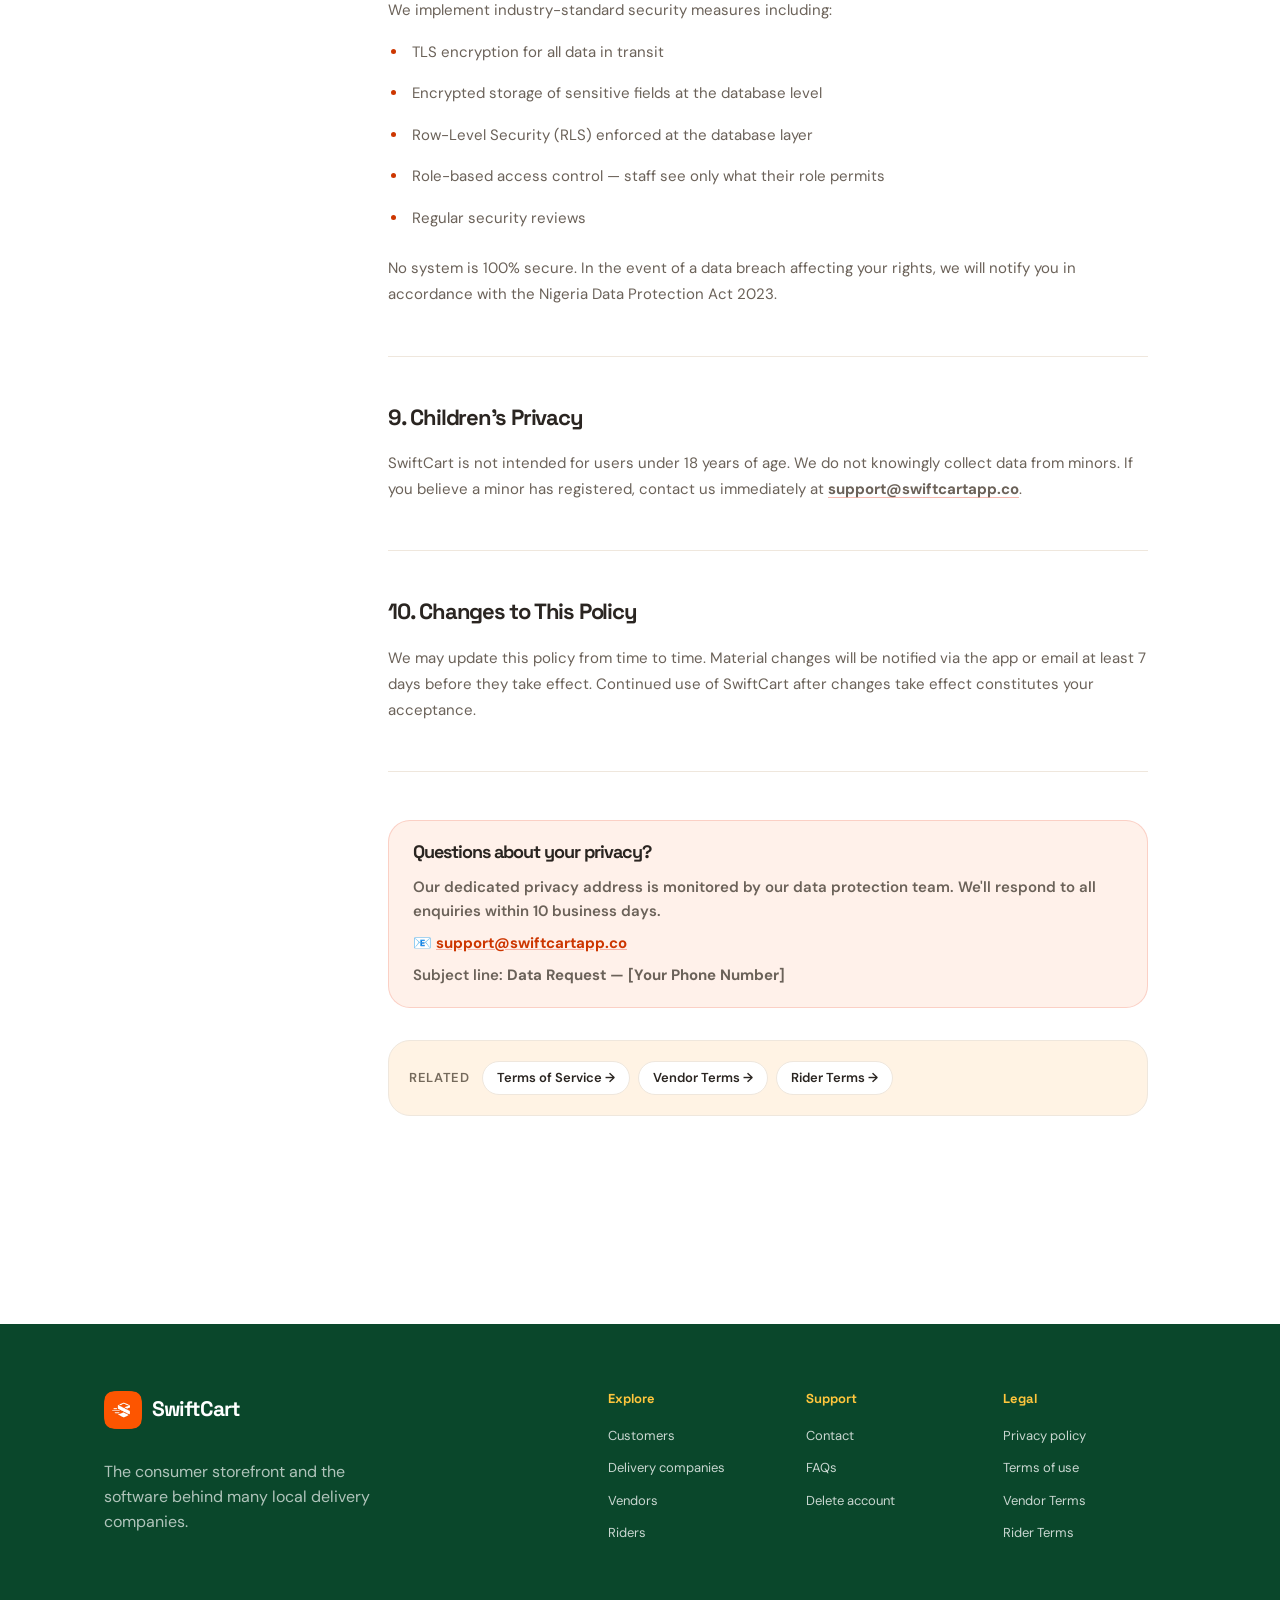
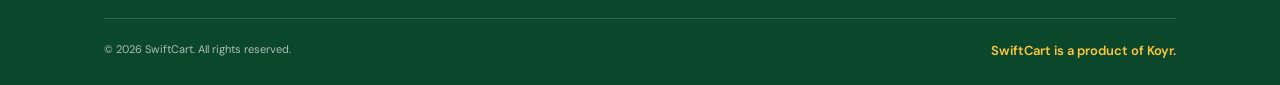
<file: privacy.html>
<!DOCTYPE html>
<html lang="en">
<head>
  <meta charset="UTF-8">
  <meta name="viewport" content="width=device-width, initial-scale=1.0">

  <!-- ─── SEO ─────────────────────────────────────────────── -->
  <title>Privacy Policy — SwiftCart</title>
  <meta name="description" content="Learn how SwiftCart collects, uses, and protects your personal data. We are committed to your privacy in compliance with Nigerian law (NDPA 2023).">
  <meta name="keywords" content="SwiftCart privacy policy, data protection Nigeria, NDPA 2023, SwiftCart data, personal data SwiftCart">
  <meta name="theme-color" content="#ff5a1f">
  <link rel="canonical" href="https://swiftcartapp.co/privacy">

  <!-- ─── Open Graph ───────────────────────────────────────── -->
  <meta property="og:type"        content="website">
  <meta property="og:url"         content="https://swiftcartapp.co/privacy">
  <meta property="og:title"       content="Privacy Policy — SwiftCart">
  <meta property="og:description" content="How SwiftCart collects, uses, and protects your personal data. Compliant with Nigeria Data Protection Act 2023.">
  <meta property="og:image"       content="https://swiftcartapp.co/assets/images/og/homepage-og.jpg">
  <meta property="og:locale"      content="en_NG">
  <meta property="og:site_name"   content="SwiftCart">

  <!-- ─── Twitter Card ─────────────────────────────────────── -->
  <meta name="twitter:card"        content="summary_large_image">
  <meta name="twitter:title"       content="Privacy Policy — SwiftCart">
  <meta name="twitter:description" content="How SwiftCart collects, uses, and protects your personal data.">
  <meta name="twitter:image"       content="https://swiftcartapp.co/assets/images/og/homepage-og.jpg">

  <!-- ─── Favicon ─────────────────────────────────────────── -->
  <link rel="icon" type="image/svg+xml" href="/assets/images/brand/favicon.svg">
  <link rel="icon" type="image/png" sizes="96x96" href="/assets/images/brand/favicon-96.png">
  <link rel="apple-touch-icon" sizes="180x180" href="/assets/images/brand/apple-touch-icon.png">
  <link rel="manifest" href="/manifest.json">

  <!-- ─── Fonts ────────────────────────────────────────────── -->
  <link rel="preconnect" href="https://fonts.googleapis.com"><link rel="preconnect" href="https://fonts.gstatic.com" crossorigin><link href="https://fonts.googleapis.com/css2?family=DM+Sans:wght@400;500;600;700;800&family=Space+Grotesk:wght@500;600;700&display=swap" rel="stylesheet">

  <!-- ─── Styles ───────────────────────────────────────────── -->
  <link rel="stylesheet" href="/css/main.css">
  <link rel="stylesheet" href="/css/pages/home.css">
  <link rel="stylesheet" href="/css/pages/legal-pages.css">

  <!-- ─── Scripts (module, deferred) ──────────────────────── -->
  <script type="module" src="/js/main.js"></script>
</head>

<body class="sc-page">

  <!-- Skip link -->
  <a class="skip-link" href="#main">Skip to main content</a>

  <!-- ═══════════════════════════════════════════════════════
       HEADER  — light mode (no data-header-dark)
  ═══════════════════════════════════════════════════════ -->
  <header class="site-header marketing-header" data-header><div class="container nav-shell"><a class="brand sc-brand" href="/index.html" aria-label="SwiftCart home"><img class="sc-brand-mark" src="/assets/images/brand/logo.png" alt="" aria-hidden="true" width="38" height="38"><span class="brand-name">SwiftCart</span></a><nav class="desktop-nav" aria-label="Primary navigation"><a href="/customers.html">Customers</a><a href="/companies.html">Companies</a><a href="/vendors.html">Vendors</a><a href="/riders.html">Riders</a><a href="/index.html#faqs">FAQs</a></nav><div class="nav-actions"><a class="nav-cta" href="/contact.html#waitlist">Join the waitlist</a></div><button class="menu-button sc-menu" type="button" aria-label="Open navigation menu" aria-expanded="false" aria-controls="mobile-menu" data-menu-button><span class="bar" aria-hidden="true"></span><span class="bar" aria-hidden="true"></span></button></div><nav class="mobile-menu" id="mobile-menu" aria-label="Mobile navigation" data-mobile-menu><a href="/customers.html">Customers</a><a href="/companies.html">Companies</a><a href="/vendors.html">Vendors</a><a href="/riders.html">Riders</a><a href="/index.html#faqs">FAQs</a><a class="button button--primary" href="/contact.html#waitlist">Join the waitlist</a></nav></header>


  <main id="main">

    <!-- ─────────────────────────────────────────────────────
         LEGAL HERO
    ───────────────────────────────────────────────────── -->
    <section class="legal-hero" aria-label="Privacy Policy header">
      <div class="container">

        <!-- Breadcrumb -->
        <nav class="legal-breadcrumb" aria-label="Breadcrumb">
          <a href="/">Home</a>
          <span class="legal-breadcrumb-sep" aria-hidden="true">›</span>
          <span class="legal-breadcrumb-current" aria-current="page">Privacy Policy</span>
        </nav>

        <span class="legal-doc-badge">🔒 Privacy Policy</span>

        <h1 class="legal-hero-title">Privacy Policy</h1>

        <p class="legal-hero-sub">
          We are committed to protecting your personal data. This policy explains what we collect,
          why we collect it, and how it is handled — in compliance with the Nigeria Data Protection Act 2023.
        </p>

        <div class="legal-hero-meta">
          <span class="legal-hero-meta-item">
            <span class="legal-hero-meta-dot" aria-hidden="true"></span>
            Effective: May 16, 2026
          </span>
          <span class="legal-hero-meta-item">
            <span class="legal-hero-meta-dot" aria-hidden="true"></span>
            Last Updated: May 16, 2026
          </span>
          <span class="legal-hero-meta-item">
            <span class="legal-hero-meta-dot" aria-hidden="true"></span>
            Applies to: Customers, Vendors &amp; Riders
          </span>
        </div>

      </div>
    </section>


    <!-- ─────────────────────────────────────────────────────
         LEGAL CONTENT — TOC + Article
    ───────────────────────────────────────────────────── -->
    <section class="legal-page-section">
      <div class="container">

        <div class="legal-layout legal-layout--with-toc">

          <!-- ── Sidebar TOC ── -->
          <aside>
            <!-- Mobile toggle -->
            <button
              class="legal-toc-toggle"
              type="button"
              aria-expanded="false"
              aria-controls="toc-nav"
              id="toc-toggle"
            >
              On this page
              <span class="legal-toc-toggle-icon" aria-hidden="true">▾</span>
            </button>

            <nav class="legal-toc" id="toc-nav" data-toc aria-label="Table of contents">
              <ol>
                <li><a href="#intro">Introduction</a></li>
                <li><a href="#who-we-are">Who We Are</a></li>
                <li><a href="#data-collected">What Data We Collect</a></li>
                <li><a href="#why-we-collect">Why We Collect This Data</a></li>
                <li><a href="#data-sharing">How We Share Your Data</a></li>
                <li><a href="#retention">Data Retention</a></li>
                <li><a href="#your-rights">Your Rights</a></li>
                <li><a href="#security">Data Security</a></li>
                <li><a href="#children">Children's Privacy</a></li>
                <li><a href="#changes">Changes to This Policy</a></li>
              </ol>
            </nav>
          </aside>

          <!-- ── Article ── -->
          <article class="legal-article" data-article aria-label="Privacy Policy content">

            <!-- § 1 -->
            <div class="legal-section" id="intro">
              <div class="prose">
                <h2>1. Introduction</h2>
                <p>
                  SwiftCart ("we", "us", "our") operates a local commerce and delivery marketplace
                  platform accessible via mobile applications and our website at swiftcartapp.co.
                  This Privacy Policy explains how we collect, use, share, and protect your personal
                  information when you use our platform as a customer, vendor, or delivery rider.
                </p>
                <p>
                  By creating an account or using SwiftCart, you agree to the terms of this Privacy Policy.
                  If you do not agree, you must discontinue use of our services.
                </p>
              </div>
            </div>

            <!-- § 2 -->
            <div class="legal-section" id="who-we-are">
              <div class="prose">
                <h2>2. Who We Are</h2>
                <p>
                  SwiftCart is a technology company registered in Nigeria. We connect customers with
                  local vendors and delivery riders operating in Nigerian communities. We are not a
                  bank, financial institution, or payment processor. All payment processing is handled
                  by Paystack, a licensed payment service provider in Nigeria.
                </p>

                <div class="legal-contact-box">
                  <h3>Contact</h3>
                  <p>Email: <a href="mailto:support@swiftcartapp.co">support@swiftcartapp.co</a></p>
                  <p>WhatsApp: +234 810 699 9825</p>
                  <p>Address: Lagos, Nigeria</p>
                </div>
              </div>
            </div>

            <!-- § 3 -->
            <div class="legal-section" id="data-collected">
              <div class="prose">
                <h2>3. What Data We Collect</h2>

                <h3>A. Information You Provide Directly</h3>

                <p><strong>For All Users (Customers, Vendors, Riders):</strong></p>
                <ul>
                  <li>Full name</li>
                  <li>Phone number</li>
                  <li>Email address</li>
                  <li>Profile photograph</li>
                  <li>Account password (stored encrypted)</li>
                </ul>

                <p><strong>For Customers:</strong></p>
                <ul>
                  <li>Delivery addresses (home, work, and saved locations)</li>
                  <li>Order history and preferences</li>
                  <li>Payment method tokens (we do not store raw card numbers — these are handled by Paystack)</li>
                  <li>Support messages and dispute communications</li>
                </ul>

                <p><strong>For Vendors:</strong></p>
                <ul>
                  <li>Business name and description</li>
                  <li>Physical store address and location coordinates</li>
                  <li>Store operating hours</li>
                  <li>Product listings (names, descriptions, prices, photographs)</li>
                  <li>Bank account details (for earnings payouts via Paystack)</li>
                  <li>Business registration number (if applicable)</li>
                  <li>Government-issued ID of account owner</li>
                </ul>

                <p><strong>For Riders:</strong></p>
                <ul>
                  <li>Full legal name</li>
                  <li>Government-issued ID (NIN or Passport)</li>
                  <li>National Identity Number (NIN) — verified via NIMC</li>
                  <li>Bank Verification Number (BVN) — where applicable for payout verification</li>
                  <li>Rider photograph</li>
                  <li>Motorcycle registration and plate number</li>
                  <li>Next-of-kin name and phone number</li>
                  <li>Guarantor information (name, phone, address)</li>
                  <li>Bank account details (for earnings payouts via Paystack)</li>
                </ul>

                <h3>B. Information Collected Automatically</h3>
                <ul>
                  <li>Device type, model, and operating system</li>
                  <li>App version</li>
                  <li>IP address</li>
                  <li>Crash reports and error logs</li>
                  <li>Session activity and navigation patterns</li>
                  <li>Push notification interaction data</li>
                </ul>

                <h3>C. Location Data</h3>
                <p>
                  <strong>Customers:</strong> We collect location data when you place an order,
                  to determine your delivery address and calculate delivery estimates.
                  We request location permission only when needed.
                </p>
                <p>
                  <strong>Riders:</strong> We collect real-time GPS location data when a rider
                  is active on a delivery. This data is used to:
                </p>
                <ul>
                  <li>Show customers estimated delivery arrival</li>
                  <li>Verify delivery completion</li>
                  <li>Resolve delivery disputes</li>
                  <li>Monitor platform safety</li>
                </ul>
                <p>
                  Rider location is only shared with the customer assigned to their active delivery.
                  It is not shared with other customers or publicly accessible.
                </p>
                <p>
                  <strong>Vendors:</strong> We collect your store's physical location to display it
                  on the SwiftCart customer map and for delivery routing calculations.
                </p>

                <h3>D. Payment Data</h3>
                <p>
                  SwiftCart does not store your raw payment card details. Payments are processed by
                  Paystack (paystack.com), a licensed payment processor. We store:
                </p>
                <ul>
                  <li>Transaction reference numbers</li>
                  <li>Payment status (successful, failed, refunded)</li>
                  <li>Order amounts</li>
                  <li>Earnings records for vendors and riders</li>
                </ul>
                <p>
                  For payout processing, we store bank account numbers and account names provided by
                  vendors and riders, which are used exclusively for earnings disbursements through Paystack.
                </p>
              </div>
            </div>

            <!-- § 4 — Data table -->
            <div class="legal-section" id="why-we-collect">
              <div class="prose">
                <h2>4. Why We Collect This Data</h2>
              </div>

              <div class="legal-table">
                <table>
                  <thead>
                    <tr>
                      <th>Data</th>
                      <th>Purpose</th>
                    </tr>
                  </thead>
                  <tbody>
                    <tr>
                      <td>Phone number</td>
                      <td>Account verification, OTP authentication, support contact</td>
                    </tr>
                    <tr>
                      <td>Location</td>
                      <td>Delivery routing, store discovery, fraud prevention</td>
                    </tr>
                    <tr>
                      <td>Government ID (Riders/Vendors)</td>
                      <td>Identity verification, safety screening</td>
                    </tr>
                    <tr>
                      <td>NIN / BVN</td>
                      <td>Identity verification and fraud prevention</td>
                    </tr>
                    <tr>
                      <td>Bank account details</td>
                      <td>Processing earnings payouts via Paystack</td>
                    </tr>
                    <tr>
                      <td>Order history</td>
                      <td>Service delivery, dispute resolution, order support</td>
                    </tr>
                    <tr>
                      <td>Device data</td>
                      <td>App performance, fraud detection, crash reporting</td>
                    </tr>
                    <tr>
                      <td>Profile photo</td>
                      <td>Account identity, rider identification for customers</td>
                    </tr>
                  </tbody>
                </table>
              </div>
            </div>

            <!-- § 5 -->
            <div class="legal-section" id="data-sharing">
              <div class="prose">
                <h2>5. How We Share Your Data</h2>
                <p>We do not sell your personal data. We share data only in these circumstances:</p>

                <h3>A. Service Delivery</h3>
                <ul>
                  <li>Customer delivery address and name are shared with the assigned rider during an active delivery only.</li>
                  <li>Customer first name and order summary are shared with the vendor for order preparation.</li>
                  <li>Rider name and photo are shared with customers during active deliveries.</li>
                </ul>

                <h3>B. Payment Processing</h3>
                <p>Paystack receives necessary payment and payout information to process transactions.</p>

                <h3>C. Legal Requirements</h3>
                <p>We may disclose data if required by Nigerian law, court order, or regulatory directive.</p>

                <h3>D. Fraud Prevention</h3>
                <p>
                  We may share data with fraud detection partners or law enforcement when there is
                  reasonable suspicion of fraud, theft, or criminal activity.
                </p>

                <h3>E. Business Transfers</h3>
                <p>
                  In the event of a merger, acquisition, or sale of company assets, your data may be
                  transferred as part of that transaction, subject to this Privacy Policy.
                </p>
              </div>
            </div>

            <!-- § 6 — Retention table -->
            <div class="legal-section" id="retention">
              <div class="prose">
                <h2>6. Data Retention</h2>
              </div>

              <div class="legal-table">
                <table>
                  <thead>
                    <tr>
                      <th>Data Type</th>
                      <th>Retention Period</th>
                    </tr>
                  </thead>
                  <tbody>
                    <tr>
                      <td>Account data</td>
                      <td>Duration of account + 2 years after deletion</td>
                    </tr>
                    <tr>
                      <td>Order history</td>
                      <td>5 years (for dispute and tax compliance)</td>
                    </tr>
                    <tr>
                      <td>Rider/Vendor verification documents</td>
                      <td>3 years after account closure</td>
                    </tr>
                    <tr>
                      <td>Location data (active delivery)</td>
                      <td>30 days after delivery completion</td>
                    </tr>
                    <tr>
                      <td>Support tickets</td>
                      <td>2 years</td>
                    </tr>
                    <tr>
                      <td>Financial transaction records</td>
                      <td>7 years (Nigerian tax compliance)</td>
                    </tr>
                    <tr>
                      <td>Audit logs</td>
                      <td>5 years</td>
                    </tr>
                  </tbody>
                </table>
              </div>
            </div>

            <!-- § 7 -->
            <div class="legal-section" id="your-rights">
              <div class="prose">
                <h2>7. Your Rights</h2>
                <p>You have the right to:</p>
                <ul>
                  <li>Access your personal data we hold</li>
                  <li>Request correction of inaccurate data</li>
                  <li>Request deletion of your account and associated data (subject to retention obligations)</li>
                  <li>Withdraw consent for marketing communications</li>
                  <li>Lodge a complaint with the Nigeria Data Protection Commission (NDPC)</li>
                </ul>

                <div class="legal-callout">
                  <strong>To exercise these rights:</strong><br>
                  Email <a href="mailto:support@swiftcartapp.co">support@swiftcartapp.co</a> with the
                  subject line <strong>"Data Request — [Your Phone Number]"</strong>.<br><br>
                  We will respond within 10 business days. Note: some data cannot be deleted where
                  retention is required by law or for dispute resolution.
                </div>
              </div>
            </div>

            <!-- § 8 -->
            <div class="legal-section" id="security">
              <div class="prose">
                <h2>8. Data Security</h2>
                <p>We implement industry-standard security measures including:</p>
                <ul>
                  <li>TLS encryption for all data in transit</li>
                  <li>Encrypted storage of sensitive fields at the database level</li>
                  <li>Row-Level Security (RLS) enforced at the database layer</li>
                  <li>Role-based access control — staff see only what their role permits</li>
                  <li>Regular security reviews</li>
                </ul>
                <p>
                  No system is 100% secure. In the event of a data breach affecting your rights,
                  we will notify you in accordance with the Nigeria Data Protection Act 2023.
                </p>
              </div>
            </div>

            <!-- § 9 -->
            <div class="legal-section" id="children">
              <div class="prose">
                <h2>9. Children's Privacy</h2>
                <p>
                  SwiftCart is not intended for users under 18 years of age. We do not knowingly
                  collect data from minors. If you believe a minor has registered, contact us
                  immediately at <a href="mailto:support@swiftcartapp.co">support@swiftcartapp.co</a>.
                </p>
              </div>
            </div>

            <!-- § 10 -->
            <div class="legal-section" id="changes">
              <div class="prose">
                <h2>10. Changes to This Policy</h2>
                <p>
                  We may update this policy from time to time. Material changes will be notified
                  via the app or email at least 7 days before they take effect. Continued use of
                  SwiftCart after changes take effect constitutes your acceptance.
                </p>
              </div>
            </div>

            <!-- Contact box -->
            <div class="legal-contact-box" style="margin-top: var(--space-10);">
              <h3>Questions about your privacy?</h3>
              <p>
                Our dedicated privacy address is monitored by our data protection team.
                We'll respond to all enquiries within 10 business days.
              </p>
              <p>
                📧 <a href="mailto:support@swiftcartapp.co">support@swiftcartapp.co</a>
              </p>
              <p>Subject line: <strong>Data Request — [Your Phone Number]</strong></p>
            </div>

            <!-- Cross-links to other legal docs -->
            <div class="legal-crosslink" style="margin-top: var(--space-8);">
              <span class="legal-crosslink-label">Related</span>
              <div class="legal-crosslink-links">
                <a class="legal-crosslink-link" href="/terms.html">Terms of Service →</a>
                <a class="legal-crosslink-link" href="/vendor-terms.html">Vendor Terms →</a>
                <a class="legal-crosslink-link" href="/rider-terms.html">Rider Terms →</a>
              </div>
            </div>

          </article><!-- /legal-article -->

        </div><!-- /legal-layout -->

      </div><!-- /container -->
    </section>

  </main>


  <!-- ═══════════════════════════════════════════════════════
       FOOTER
  ═══════════════════════════════════════════════════════ -->
  <footer class="marketing-footer"><div class="container"><div class="footer-top"><div><a class="brand sc-brand" href="/index.html" aria-label="SwiftCart home"><img class="sc-brand-mark" src="/assets/images/brand/logo.png" alt="" aria-hidden="true" width="38" height="38"><span class="brand-name">SwiftCart</span></a><p class="footer-tagline">The consumer storefront and the software behind many local delivery companies.</p></div><div class="footer-links"><div><h3>Explore</h3><a href="/customers.html">Customers</a><a href="/companies.html">Delivery companies</a><a href="/vendors.html">Vendors</a><a href="/riders.html">Riders</a></div><div><h3>Support</h3><a href="/contact.html">Contact</a><a href="/index.html#faqs">FAQs</a><a href="/delete-account.html">Delete account</a></div><div><h3>Legal</h3><a href="/privacy.html">Privacy policy</a><a href="/terms.html">Terms of use</a><a href="/vendor-terms.html">Vendor Terms</a><a href="/rider-terms.html">Rider Terms</a></div></div></div><div class="footer-bottom"><span>&copy; <span id="footer-year">2026</span> SwiftCart. All rights reserved.</span><span class="footer-koyr">SwiftCart is a product of Koyr.</span></div></div></footer>


  <!-- Auto-update copyright year -->
  <script>
    const y = document.getElementById("footer-year");
    if (y) y.textContent = new Date().getFullYear();
  </script>

  <!-- Mobile TOC toggle -->
  <script>
    const tocToggle = document.getElementById("toc-toggle");
    const tocNav    = document.getElementById("toc-nav");
    if (tocToggle && tocNav) {
      tocToggle.addEventListener("click", () => {
        const expanded = tocToggle.getAttribute("aria-expanded") === "true";
        tocToggle.setAttribute("aria-expanded", String(!expanded));
        tocNav.classList.toggle("is-open", !expanded);
      });
    }
  </script>

</body>
</html>
</file>
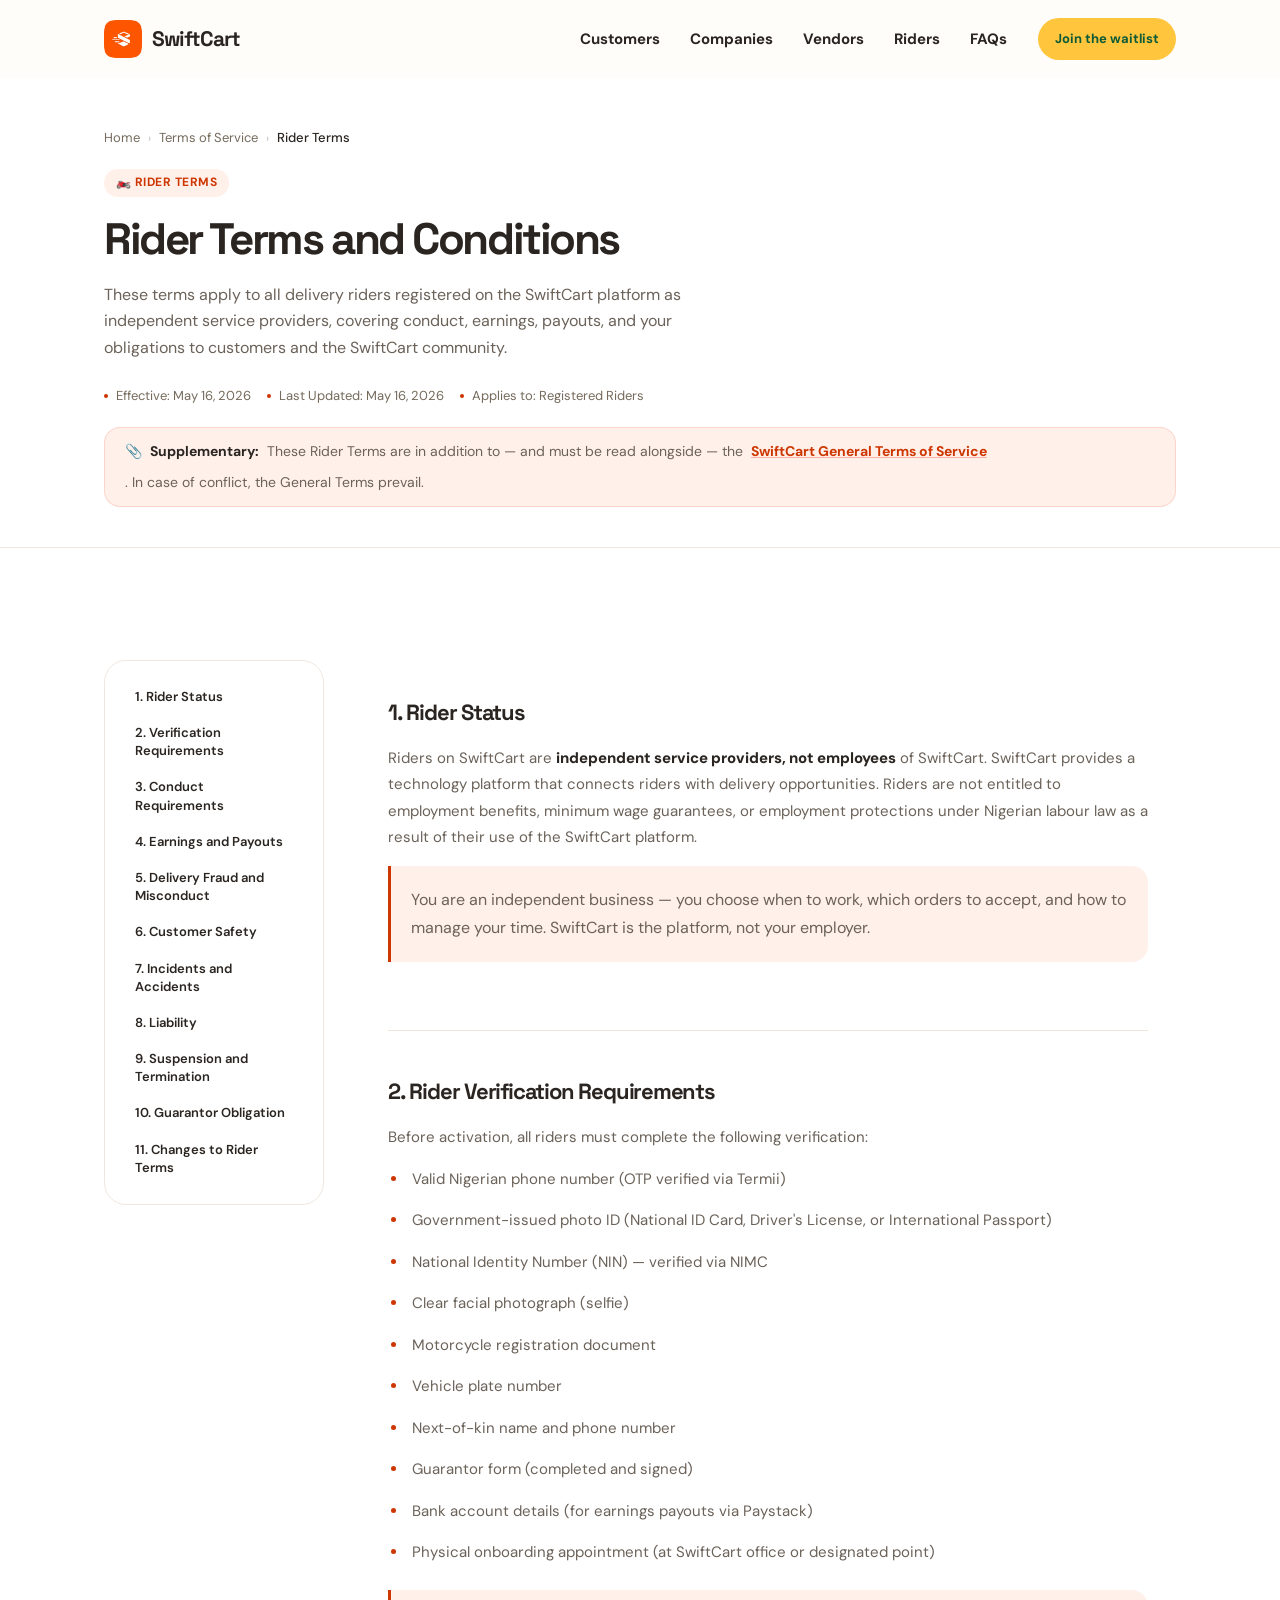
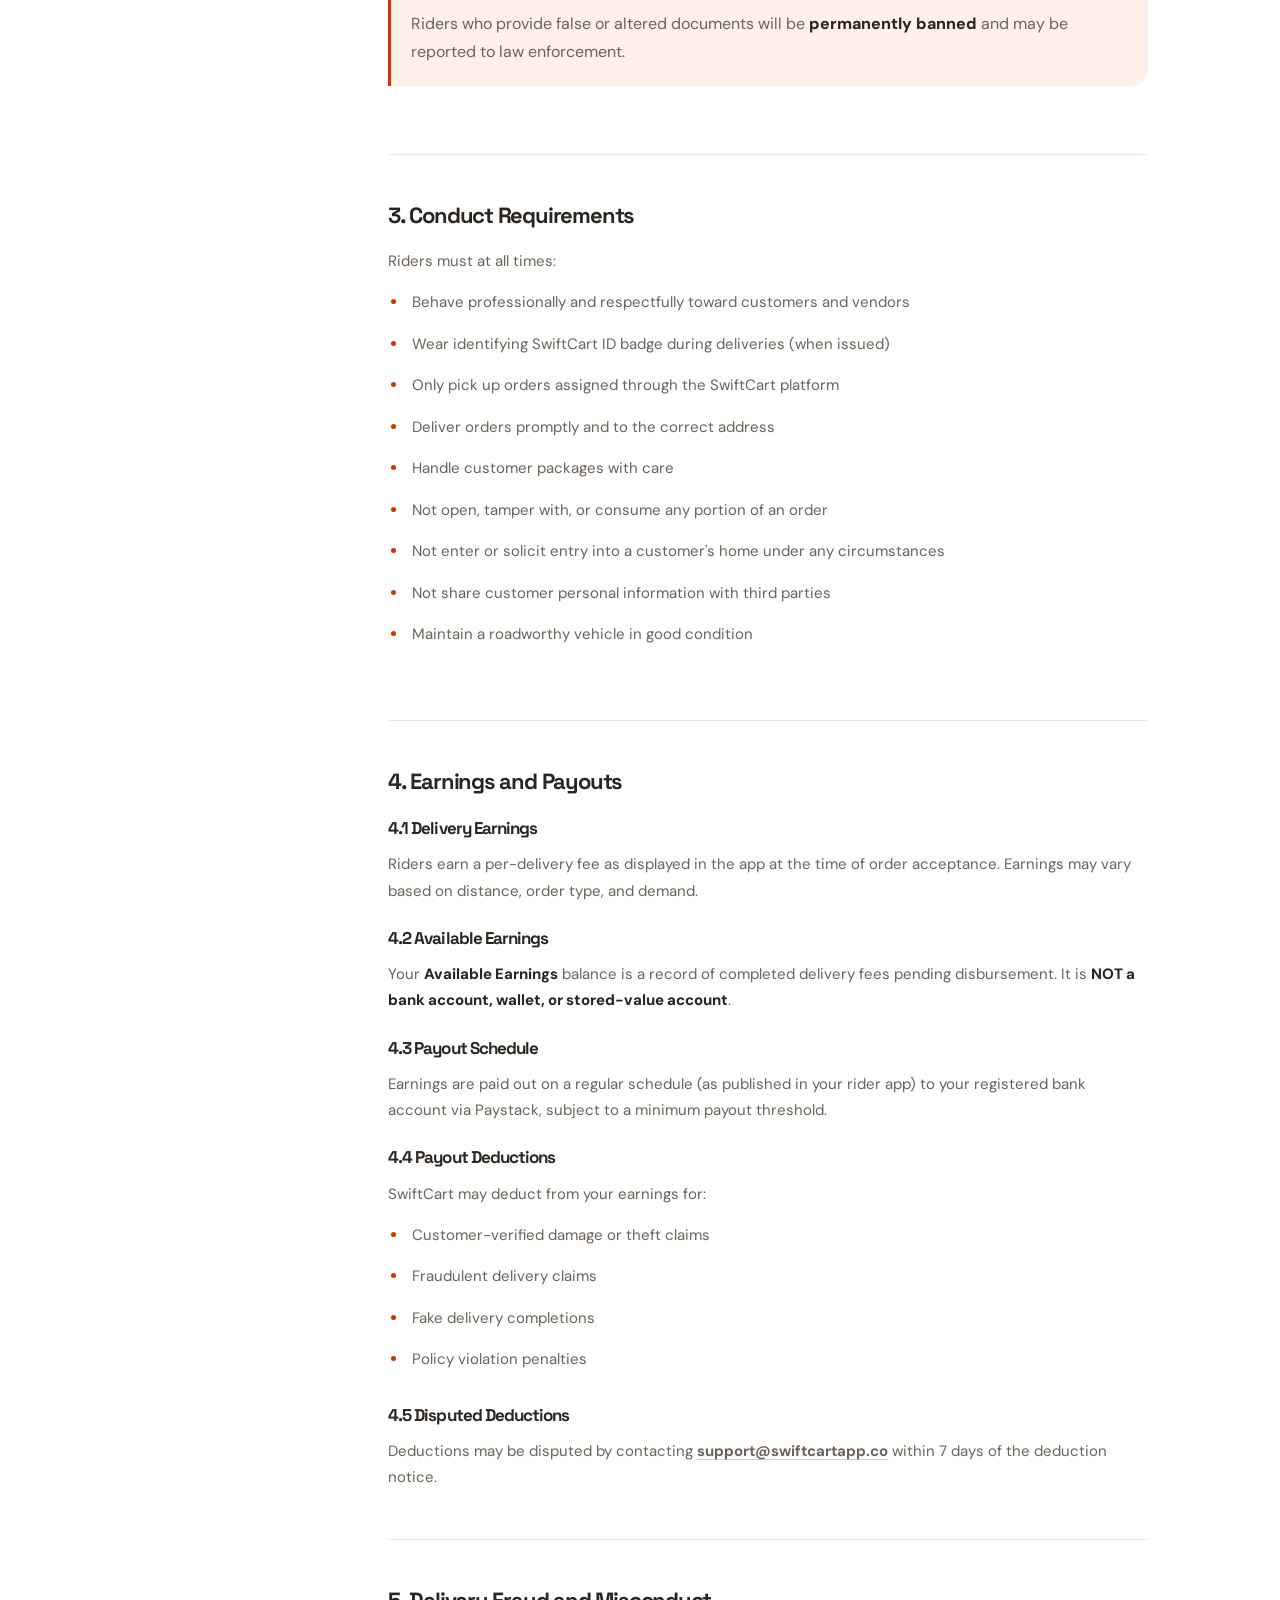
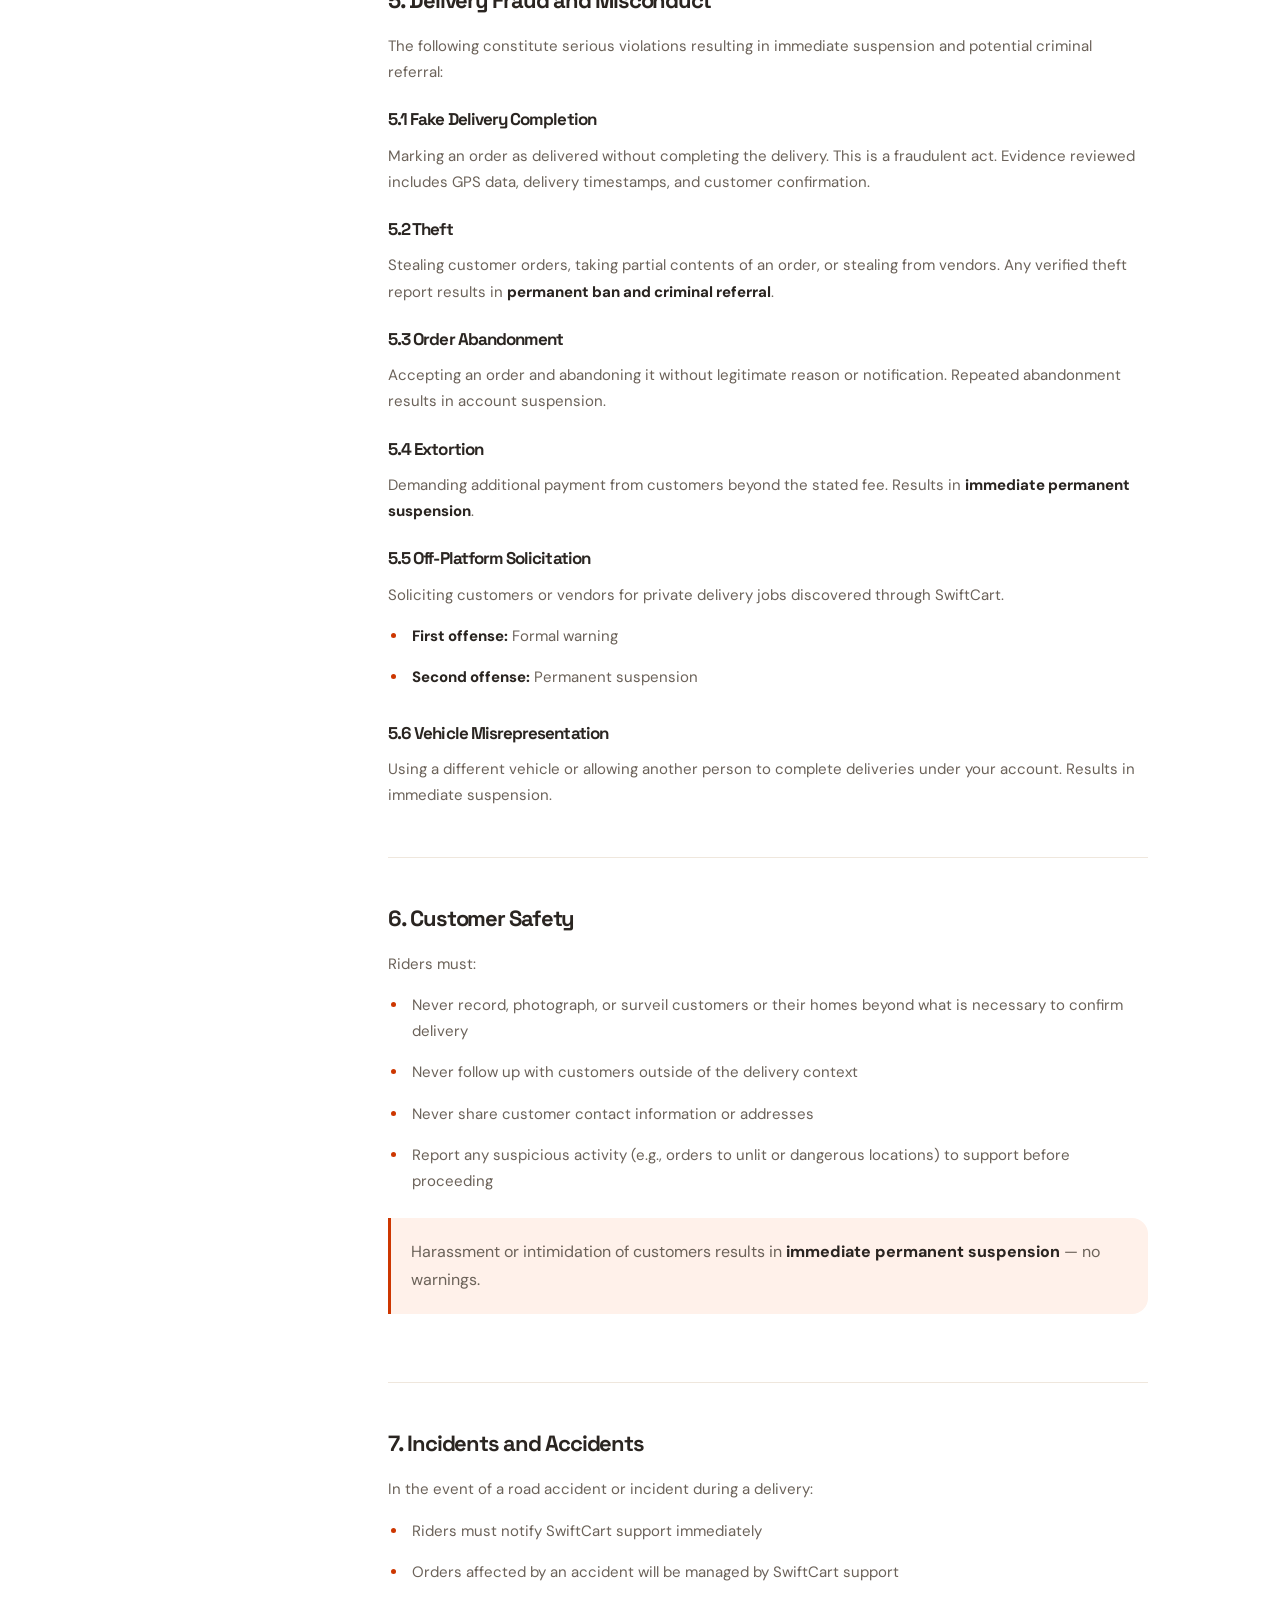
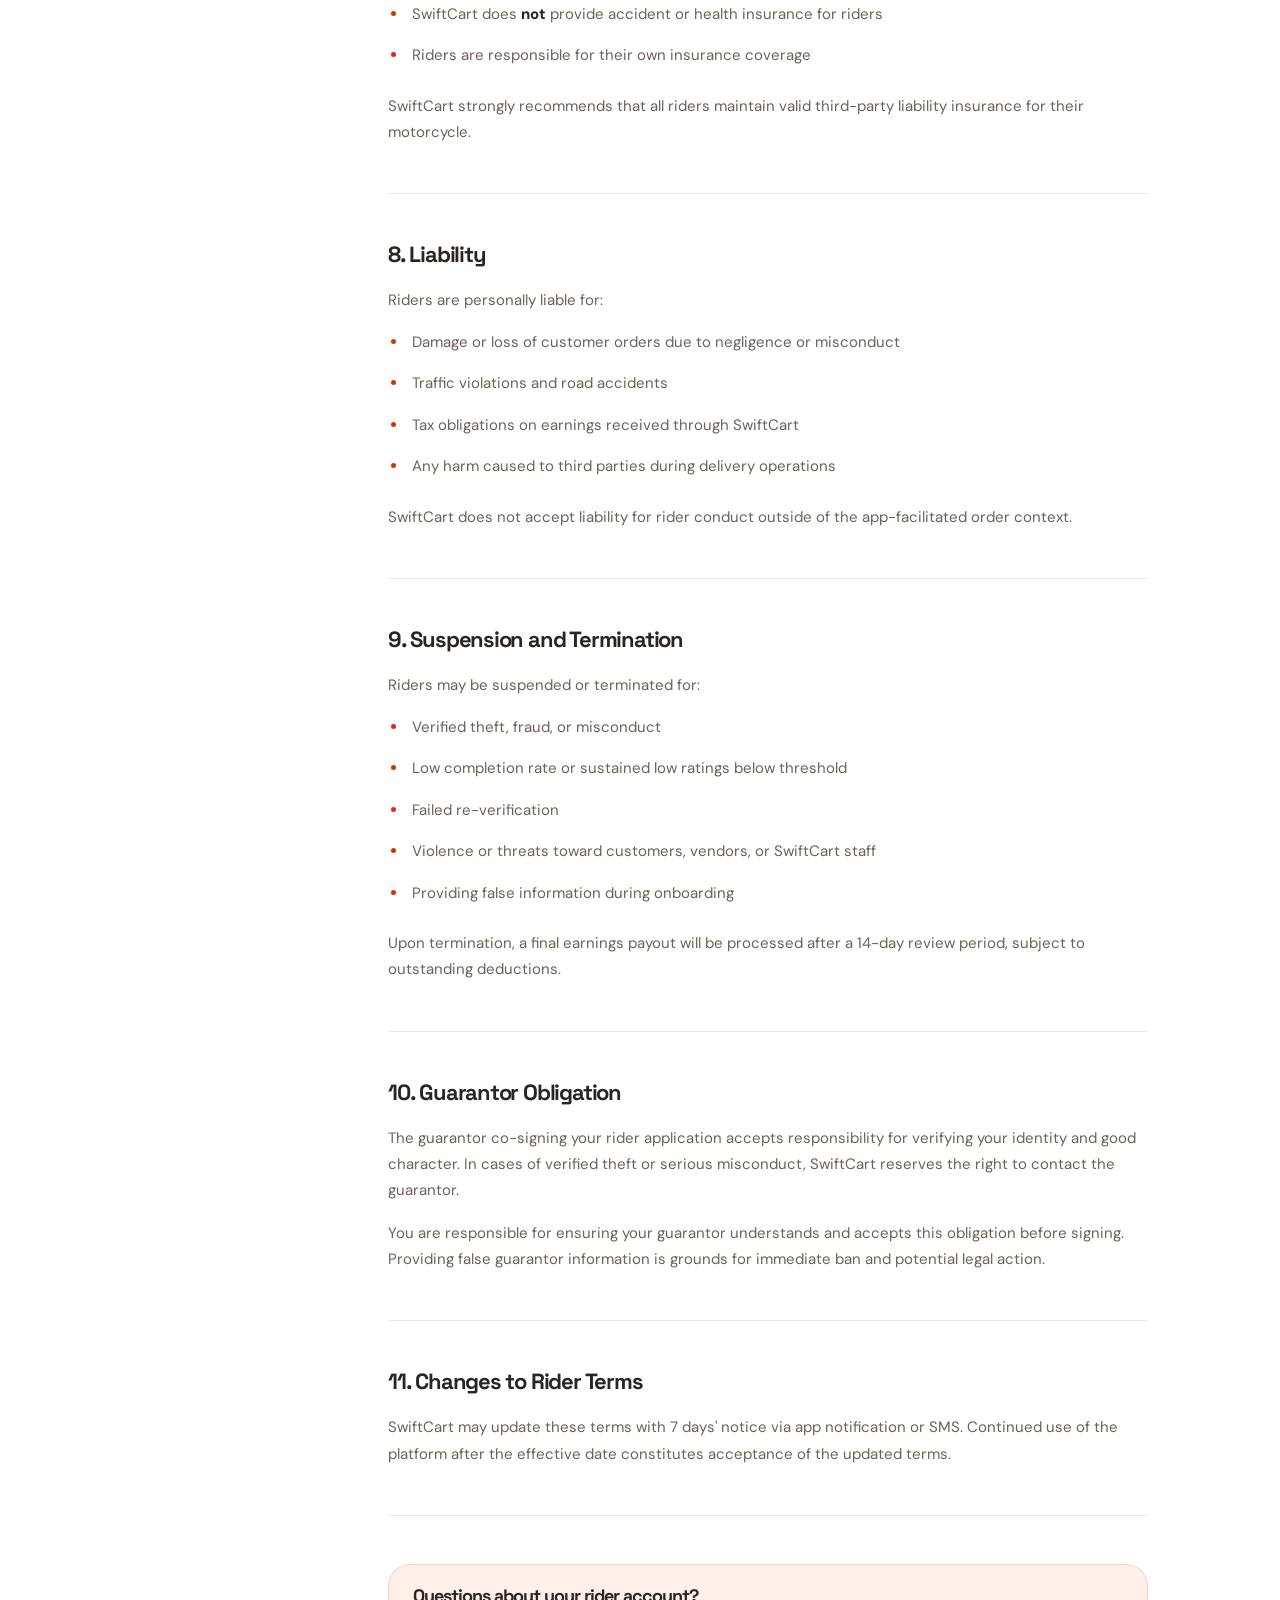
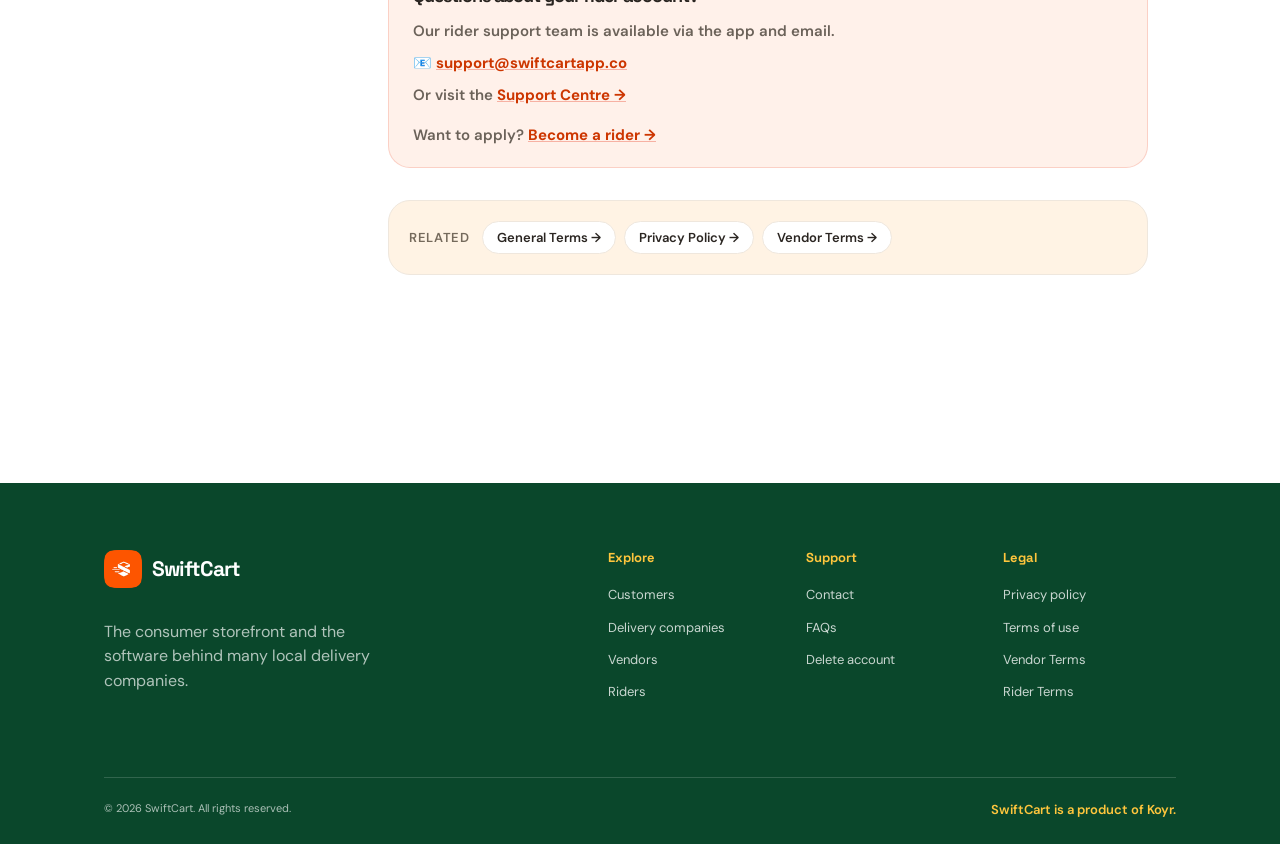
<file: rider-terms.html>
<!DOCTYPE html>
<html lang="en">
<head>
  <meta charset="UTF-8">
  <meta name="viewport" content="width=device-width, initial-scale=1.0">

  <!-- ─── SEO ─────────────────────────────────────────────── -->
  <title>Rider Terms and Conditions — SwiftCart</title>
  <meta name="description" content="SwiftCart Rider Terms covering earnings, payouts, conduct requirements, and fraud policy for independent delivery riders on our platform.">
  <meta name="keywords" content="SwiftCart rider terms, delivery rider agreement Nigeria, SwiftCart rider conditions, independent rider platform">
  <meta name="theme-color" content="#ff5a1f">
  <link rel="canonical" href="https://swiftcartapp.co/rider-terms">

  <!-- ─── Open Graph ───────────────────────────────────────── -->
  <meta property="og:type"        content="website">
  <meta property="og:url"         content="https://swiftcartapp.co/rider-terms">
  <meta property="og:title"       content="Rider Terms and Conditions — SwiftCart">
  <meta property="og:description" content="SwiftCart Rider Terms covering earnings, payouts, conduct requirements, and fraud policy for independent delivery riders.">
  <meta property="og:image"       content="https://swiftcartapp.co/assets/images/og/homepage-og.jpg">
  <meta property="og:locale"      content="en_NG">
  <meta property="og:site_name"   content="SwiftCart">

  <!-- ─── Twitter Card ─────────────────────────────────────── -->
  <meta name="twitter:card"        content="summary_large_image">
  <meta name="twitter:title"       content="Rider Terms and Conditions — SwiftCart">
  <meta name="twitter:description" content="SwiftCart Rider Terms covering earnings, payouts, conduct requirements, and fraud policy.">
  <meta name="twitter:image"       content="https://swiftcartapp.co/assets/images/og/homepage-og.jpg">

  <!-- ─── Favicon ─────────────────────────────────────────── -->
  <link rel="icon" type="image/svg+xml" href="/assets/images/brand/favicon.svg">
  <link rel="icon" type="image/png" sizes="96x96" href="/assets/images/brand/favicon-96.png">
  <link rel="apple-touch-icon" sizes="180x180" href="/assets/images/brand/apple-touch-icon.png">
  <link rel="manifest" href="/manifest.json">

  <!-- ─── Fonts ────────────────────────────────────────────── -->
  <link rel="preconnect" href="https://fonts.googleapis.com"><link rel="preconnect" href="https://fonts.gstatic.com" crossorigin><link href="https://fonts.googleapis.com/css2?family=DM+Sans:wght@400;500;600;700;800&family=Space+Grotesk:wght@500;600;700&display=swap" rel="stylesheet">

  <!-- ─── Styles ───────────────────────────────────────────── -->
  <link rel="stylesheet" href="/css/main.css">
  <link rel="stylesheet" href="/css/pages/home.css">
  <link rel="stylesheet" href="/css/pages/legal-pages.css">

  <!-- ─── Scripts ─────────────────────────────────────────── -->
  <script type="module" src="/js/main.js"></script>
</head>

<body class="sc-page">

  <a class="skip-link" href="#main">Skip to main content</a>

  <!-- ═══════════════════════════════════════════════════════
       HEADER  — light mode
  ═══════════════════════════════════════════════════════ -->
  <header class="site-header marketing-header" data-header><div class="container nav-shell"><a class="brand sc-brand" href="/index.html" aria-label="SwiftCart home"><img class="sc-brand-mark" src="/assets/images/brand/logo.png" alt="" aria-hidden="true" width="38" height="38"><span class="brand-name">SwiftCart</span></a><nav class="desktop-nav" aria-label="Primary navigation"><a href="/customers.html">Customers</a><a href="/companies.html">Companies</a><a href="/vendors.html">Vendors</a><a href="/riders.html">Riders</a><a href="/index.html#faqs">FAQs</a></nav><div class="nav-actions"><a class="nav-cta" href="/contact.html#waitlist">Join the waitlist</a></div><button class="menu-button sc-menu" type="button" aria-label="Open navigation menu" aria-expanded="false" aria-controls="mobile-menu" data-menu-button><span class="bar" aria-hidden="true"></span><span class="bar" aria-hidden="true"></span></button></div><nav class="mobile-menu" id="mobile-menu" aria-label="Mobile navigation" data-mobile-menu><a href="/customers.html">Customers</a><a href="/companies.html">Companies</a><a href="/vendors.html">Vendors</a><a href="/riders.html">Riders</a><a href="/index.html#faqs">FAQs</a><a class="button button--primary" href="/contact.html#waitlist">Join the waitlist</a></nav></header>


  <main id="main">

    <!-- ─────────────────────────────────────────────────────
         LEGAL HERO
    ───────────────────────────────────────────────────── -->
    <section class="legal-hero" aria-label="Rider Terms header">
      <div class="container">

        <nav class="legal-breadcrumb" aria-label="Breadcrumb">
          <a href="/">Home</a>
          <span class="legal-breadcrumb-sep" aria-hidden="true">›</span>
          <a href="/terms.html">Terms of Service</a>
          <span class="legal-breadcrumb-sep" aria-hidden="true">›</span>
          <span class="legal-breadcrumb-current" aria-current="page">Rider Terms</span>
        </nav>

        <span class="legal-doc-badge">🏍️ Rider Terms</span>

        <h1 class="legal-hero-title">Rider Terms and Conditions</h1>

        <p class="legal-hero-sub">
          These terms apply to all delivery riders registered on the SwiftCart platform as
          independent service providers, covering conduct, earnings, payouts, and your obligations
          to customers and the SwiftCart community.
        </p>

        <div class="legal-hero-meta">
          <span class="legal-hero-meta-item">
            <span class="legal-hero-meta-dot" aria-hidden="true"></span>
            Effective: May 16, 2026
          </span>
          <span class="legal-hero-meta-item">
            <span class="legal-hero-meta-dot" aria-hidden="true"></span>
            Last Updated: May 16, 2026
          </span>
          <span class="legal-hero-meta-item">
            <span class="legal-hero-meta-dot" aria-hidden="true"></span>
            Applies to: Registered Riders
          </span>
        </div>

        <!-- Supplement notice -->
        <div class="legal-supplement-banner">
          <span aria-hidden="true">📎</span>
          <strong>Supplementary:</strong> These Rider Terms are in addition to — and must be read alongside —
          the <a href="/terms.html">SwiftCart General Terms of Service</a>.
          In case of conflict, the General Terms prevail.
        </div>

      </div>
    </section>


    <!-- ─────────────────────────────────────────────────────
         LEGAL CONTENT
    ───────────────────────────────────────────────────── -->
    <section class="legal-page-section">
      <div class="container">

        <div class="legal-layout legal-layout--with-toc">

          <!-- ── Sidebar TOC ── -->
          <aside>
            <button
              class="legal-toc-toggle"
              type="button"
              aria-expanded="false"
              aria-controls="toc-nav"
              id="toc-toggle"
            >
              On this page
              <span class="legal-toc-toggle-icon" aria-hidden="true">▾</span>
            </button>

            <nav class="legal-toc" id="toc-nav" data-toc aria-label="Table of contents">
              <ol>
                <li><a href="#status">1. Rider Status</a></li>
                <li><a href="#verification">2. Verification Requirements</a></li>
                <li><a href="#conduct">3. Conduct Requirements</a></li>
                <li><a href="#earnings">4. Earnings and Payouts</a></li>
                <li><a href="#misconduct">5. Delivery Fraud and Misconduct</a></li>
                <li><a href="#safety">6. Customer Safety</a></li>
                <li><a href="#incidents">7. Incidents and Accidents</a></li>
                <li><a href="#liability">8. Liability</a></li>
                <li><a href="#suspension">9. Suspension and Termination</a></li>
                <li><a href="#guarantor">10. Guarantor Obligation</a></li>
                <li><a href="#changes">11. Changes to Rider Terms</a></li>
              </ol>
            </nav>
          </aside>

          <!-- ── Article ── -->
          <article class="legal-article" data-article aria-label="Rider Terms content">

            <!-- § 1 -->
            <div class="legal-section" id="status">
              <div class="prose">
                <h2>1. Rider Status</h2>
                <p>
                  Riders on SwiftCart are <strong>independent service providers, not employees</strong>
                  of SwiftCart. SwiftCart provides a technology platform that connects riders with
                  delivery opportunities. Riders are not entitled to employment benefits, minimum wage
                  guarantees, or employment protections under Nigerian labour law as a result of their
                  use of the SwiftCart platform.
                </p>

                <div class="legal-callout">
                  You are an independent business — you choose when to work, which orders to accept,
                  and how to manage your time. SwiftCart is the platform, not your employer.
                </div>
              </div>
            </div>

            <!-- § 2 -->
            <div class="legal-section" id="verification">
              <div class="prose">
                <h2>2. Rider Verification Requirements</h2>
                <p>Before activation, all riders must complete the following verification:</p>
                <ul>
                  <li>Valid Nigerian phone number (OTP verified via Termii)</li>
                  <li>Government-issued photo ID (National ID Card, Driver's License, or International Passport)</li>
                  <li>National Identity Number (NIN) — verified via NIMC</li>
                  <li>Clear facial photograph (selfie)</li>
                  <li>Motorcycle registration document</li>
                  <li>Vehicle plate number</li>
                  <li>Next-of-kin name and phone number</li>
                  <li>Guarantor form (completed and signed)</li>
                  <li>Bank account details (for earnings payouts via Paystack)</li>
                  <li>Physical onboarding appointment (at SwiftCart office or designated point)</li>
                </ul>

                <div class="legal-callout" style="--callout-accent: var(--color-error, #dc2626);">
                  Riders who provide false or altered documents will be <strong>permanently banned</strong>
                  and may be reported to law enforcement.
                </div>
              </div>
            </div>

            <!-- § 3 -->
            <div class="legal-section" id="conduct">
              <div class="prose">
                <h2>3. Conduct Requirements</h2>
                <p>Riders must at all times:</p>
                <ul>
                  <li>Behave professionally and respectfully toward customers and vendors</li>
                  <li>Wear identifying SwiftCart ID badge during deliveries (when issued)</li>
                  <li>Only pick up orders assigned through the SwiftCart platform</li>
                  <li>Deliver orders promptly and to the correct address</li>
                  <li>Handle customer packages with care</li>
                  <li>Not open, tamper with, or consume any portion of an order</li>
                  <li>Not enter or solicit entry into a customer's home under any circumstances</li>
                  <li>Not share customer personal information with third parties</li>
                  <li>Maintain a roadworthy vehicle in good condition</li>
                </ul>
              </div>
            </div>

            <!-- § 4 -->
            <div class="legal-section" id="earnings">
              <div class="prose">
                <h2>4. Earnings and Payouts</h2>
                <h3>4.1 Delivery Earnings</h3>
                <p>
                  Riders earn a per-delivery fee as displayed in the app at the time of order
                  acceptance. Earnings may vary based on distance, order type, and demand.
                </p>
                <h3>4.2 Available Earnings</h3>
                <p>
                  Your <strong>Available Earnings</strong> balance is a record of completed delivery
                  fees pending disbursement. It is <strong>NOT a bank account, wallet, or
                  stored-value account</strong>.
                </p>
                <h3>4.3 Payout Schedule</h3>
                <p>
                  Earnings are paid out on a regular schedule (as published in your rider app) to
                  your registered bank account via Paystack, subject to a minimum payout threshold.
                </p>
                <h3>4.4 Payout Deductions</h3>
                <p>SwiftCart may deduct from your earnings for:</p>
                <ul>
                  <li>Customer-verified damage or theft claims</li>
                  <li>Fraudulent delivery claims</li>
                  <li>Fake delivery completions</li>
                  <li>Policy violation penalties</li>
                </ul>
                <h3>4.5 Disputed Deductions</h3>
                <p>
                  Deductions may be disputed by contacting
                  <a href="mailto:support@swiftcartapp.co">support@swiftcartapp.co</a>
                  within 7 days of the deduction notice.
                </p>
              </div>
            </div>

            <!-- § 5 -->
            <div class="legal-section" id="misconduct">
              <div class="prose">
                <h2>5. Delivery Fraud and Misconduct</h2>
                <p>
                  The following constitute serious violations resulting in immediate suspension
                  and potential criminal referral:
                </p>

                <h3>5.1 Fake Delivery Completion</h3>
                <p>
                  Marking an order as delivered without completing the delivery. This is a fraudulent
                  act. Evidence reviewed includes GPS data, delivery timestamps, and customer confirmation.
                </p>

                <h3>5.2 Theft</h3>
                <p>
                  Stealing customer orders, taking partial contents of an order, or stealing from vendors.
                  Any verified theft report results in <strong>permanent ban and criminal referral</strong>.
                </p>

                <h3>5.3 Order Abandonment</h3>
                <p>
                  Accepting an order and abandoning it without legitimate reason or notification.
                  Repeated abandonment results in account suspension.
                </p>

                <h3>5.4 Extortion</h3>
                <p>
                  Demanding additional payment from customers beyond the stated fee. Results in
                  <strong>immediate permanent suspension</strong>.
                </p>

                <h3>5.5 Off-Platform Solicitation</h3>
                <p>
                  Soliciting customers or vendors for private delivery jobs discovered through SwiftCart.
                </p>
                <ul>
                  <li><strong>First offense:</strong> Formal warning</li>
                  <li><strong>Second offense:</strong> Permanent suspension</li>
                </ul>

                <h3>5.6 Vehicle Misrepresentation</h3>
                <p>
                  Using a different vehicle or allowing another person to complete deliveries under your
                  account. Results in immediate suspension.
                </p>
              </div>
            </div>

            <!-- § 6 -->
            <div class="legal-section" id="safety">
              <div class="prose">
                <h2>6. Customer Safety</h2>
                <p>Riders must:</p>
                <ul>
                  <li>Never record, photograph, or surveil customers or their homes beyond what is necessary to confirm delivery</li>
                  <li>Never follow up with customers outside of the delivery context</li>
                  <li>Never share customer contact information or addresses</li>
                  <li>Report any suspicious activity (e.g., orders to unlit or dangerous locations) to support before proceeding</li>
                </ul>
                <div class="legal-callout">
                  Harassment or intimidation of customers results in
                  <strong>immediate permanent suspension</strong> — no warnings.
                </div>
              </div>
            </div>

            <!-- § 7 -->
            <div class="legal-section" id="incidents">
              <div class="prose">
                <h2>7. Incidents and Accidents</h2>
                <p>In the event of a road accident or incident during a delivery:</p>
                <ul>
                  <li>Riders must notify SwiftCart support immediately</li>
                  <li>Orders affected by an accident will be managed by SwiftCart support</li>
                  <li>SwiftCart does <strong>not</strong> provide accident or health insurance for riders</li>
                  <li>Riders are responsible for their own insurance coverage</li>
                </ul>
                <p>
                  SwiftCart strongly recommends that all riders maintain valid third-party liability
                  insurance for their motorcycle.
                </p>
              </div>
            </div>

            <!-- § 8 -->
            <div class="legal-section" id="liability">
              <div class="prose">
                <h2>8. Liability</h2>
                <p>Riders are personally liable for:</p>
                <ul>
                  <li>Damage or loss of customer orders due to negligence or misconduct</li>
                  <li>Traffic violations and road accidents</li>
                  <li>Tax obligations on earnings received through SwiftCart</li>
                  <li>Any harm caused to third parties during delivery operations</li>
                </ul>
                <p>
                  SwiftCart does not accept liability for rider conduct outside of the app-facilitated
                  order context.
                </p>
              </div>
            </div>

            <!-- § 9 -->
            <div class="legal-section" id="suspension">
              <div class="prose">
                <h2>9. Suspension and Termination</h2>
                <p>Riders may be suspended or terminated for:</p>
                <ul>
                  <li>Verified theft, fraud, or misconduct</li>
                  <li>Low completion rate or sustained low ratings below threshold</li>
                  <li>Failed re-verification</li>
                  <li>Violence or threats toward customers, vendors, or SwiftCart staff</li>
                  <li>Providing false information during onboarding</li>
                </ul>
                <p>
                  Upon termination, a final earnings payout will be processed after a 14-day review
                  period, subject to outstanding deductions.
                </p>
              </div>
            </div>

            <!-- § 10 -->
            <div class="legal-section" id="guarantor">
              <div class="prose">
                <h2>10. Guarantor Obligation</h2>
                <p>
                  The guarantor co-signing your rider application accepts responsibility for verifying
                  your identity and good character. In cases of verified theft or serious misconduct,
                  SwiftCart reserves the right to contact the guarantor.
                </p>
                <p>
                  You are responsible for ensuring your guarantor understands and accepts this obligation
                  before signing. Providing false guarantor information is grounds for immediate ban
                  and potential legal action.
                </p>
              </div>
            </div>

            <!-- § 11 -->
            <div class="legal-section" id="changes">
              <div class="prose">
                <h2>11. Changes to Rider Terms</h2>
                <p>
                  SwiftCart may update these terms with 7 days' notice via app notification or SMS.
                  Continued use of the platform after the effective date constitutes acceptance of
                  the updated terms.
                </p>
              </div>
            </div>

            <!-- Contact -->
            <div class="legal-contact-box" style="margin-top: var(--space-10);">
              <h3>Questions about your rider account?</h3>
              <p>Our rider support team is available via the app and email.</p>
              <p>📧 <a href="mailto:support@swiftcartapp.co">support@swiftcartapp.co</a></p>
              <p>Or visit the <a href="/contact.html">Support Centre →</a></p>
              <p style="margin-top: var(--space-4);">
                Want to apply? <a href="/riders.html"><strong>Become a rider →</strong></a>
              </p>
            </div>

            <!-- Cross-links -->
            <div class="legal-crosslink" style="margin-top: var(--space-8);">
              <span class="legal-crosslink-label">Related</span>
              <div class="legal-crosslink-links">
                <a class="legal-crosslink-link" href="/terms.html">General Terms →</a>
                <a class="legal-crosslink-link" href="/privacy.html">Privacy Policy →</a>
                <a class="legal-crosslink-link" href="/vendor-terms.html">Vendor Terms →</a>
              </div>
            </div>

          </article>
        </div>
      </div>
    </section>

  </main>


  <!-- ═══════════════════════════════════════════════════════
       FOOTER
  ═══════════════════════════════════════════════════════ -->
  <footer class="marketing-footer"><div class="container"><div class="footer-top"><div><a class="brand sc-brand" href="/index.html" aria-label="SwiftCart home"><img class="sc-brand-mark" src="/assets/images/brand/logo.png" alt="" aria-hidden="true" width="38" height="38"><span class="brand-name">SwiftCart</span></a><p class="footer-tagline">The consumer storefront and the software behind many local delivery companies.</p></div><div class="footer-links"><div><h3>Explore</h3><a href="/customers.html">Customers</a><a href="/companies.html">Delivery companies</a><a href="/vendors.html">Vendors</a><a href="/riders.html">Riders</a></div><div><h3>Support</h3><a href="/contact.html">Contact</a><a href="/index.html#faqs">FAQs</a><a href="/delete-account.html">Delete account</a></div><div><h3>Legal</h3><a href="/privacy.html">Privacy policy</a><a href="/terms.html">Terms of use</a><a href="/vendor-terms.html">Vendor Terms</a><a href="/rider-terms.html">Rider Terms</a></div></div></div><div class="footer-bottom"><span>&copy; <span id="footer-year">2026</span> SwiftCart. All rights reserved.</span><span class="footer-koyr">SwiftCart is a product of Koyr.</span></div></div></footer>

  <script>
    const y = document.getElementById("footer-year");
    if (y) y.textContent = new Date().getFullYear();
  </script>

  <script>
    const tocToggle = document.getElementById("toc-toggle");
    const tocNav    = document.getElementById("toc-nav");
    if (tocToggle && tocNav) {
      tocToggle.addEventListener("click", () => {
        const expanded = tocToggle.getAttribute("aria-expanded") === "true";
        tocToggle.setAttribute("aria-expanded", String(!expanded));
        tocNav.classList.toggle("is-open", !expanded);
      });
    }
  </script>

</body>
</html>
</file>
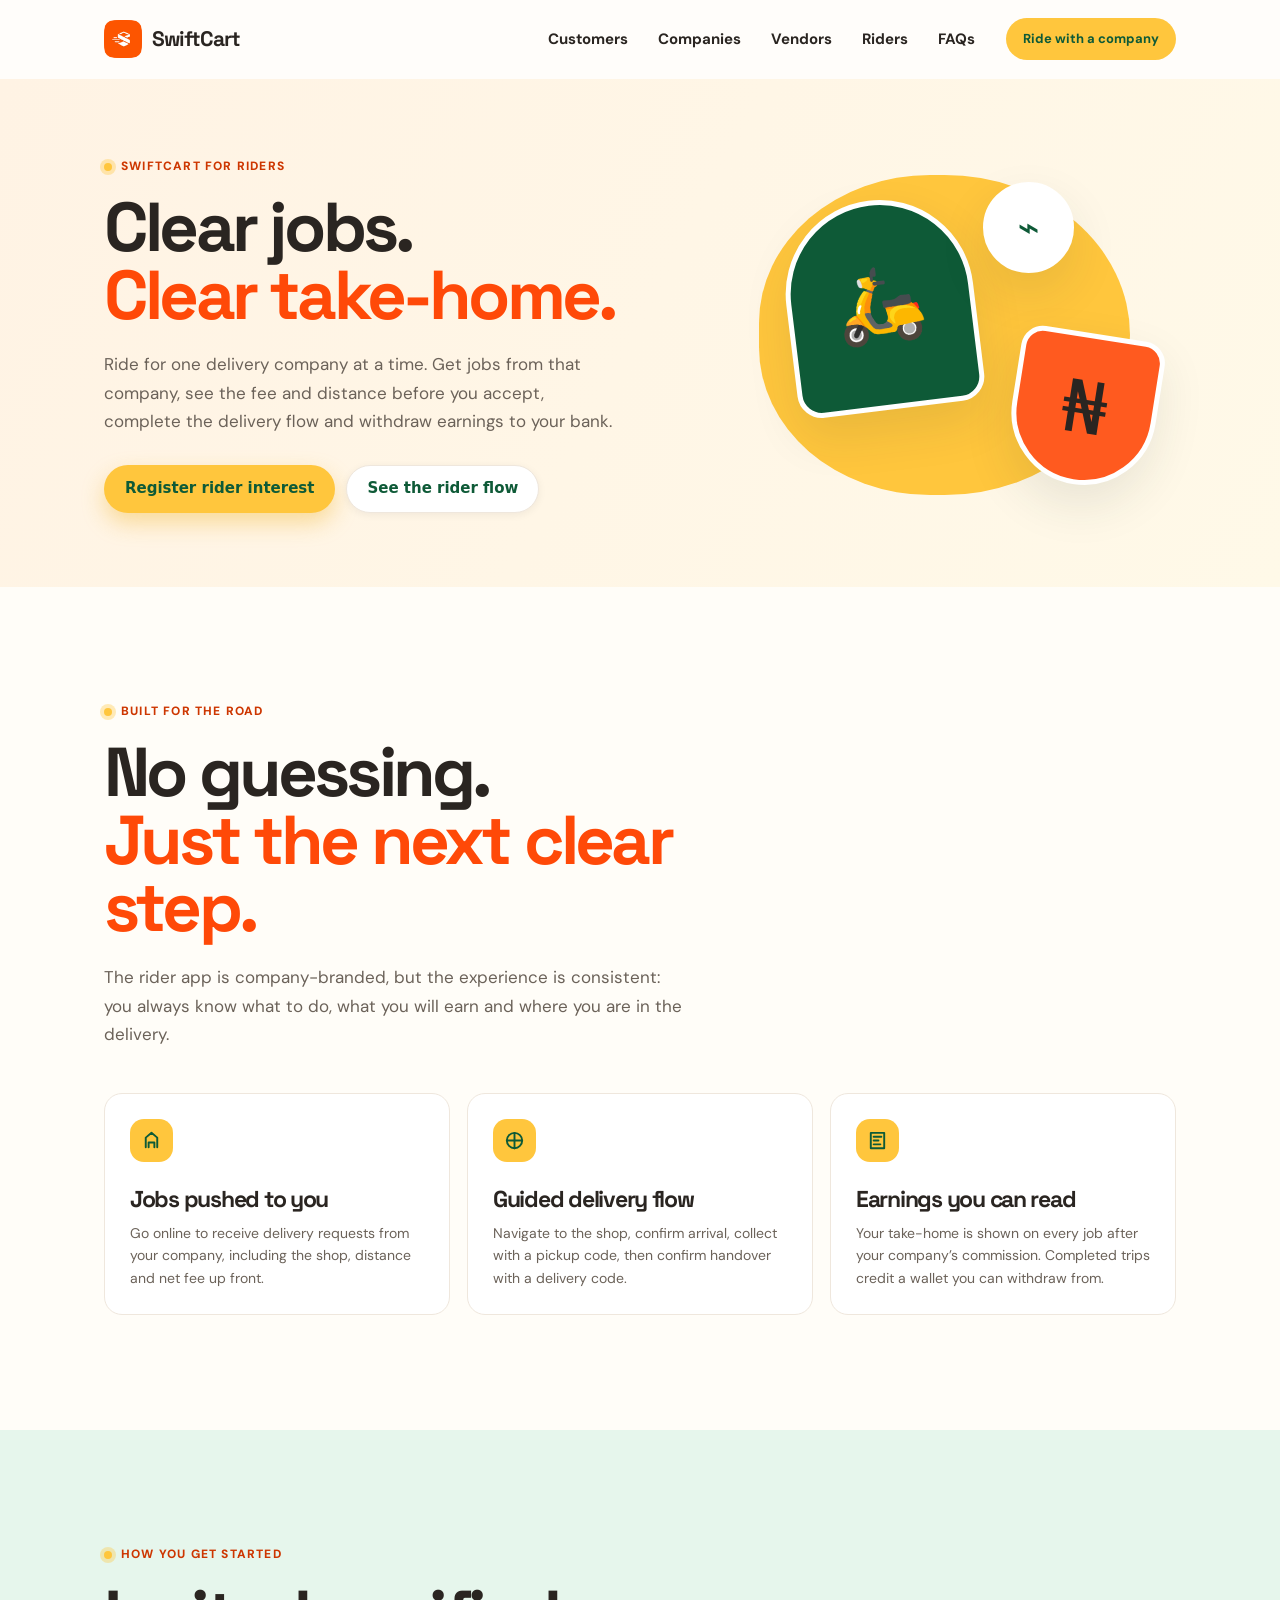
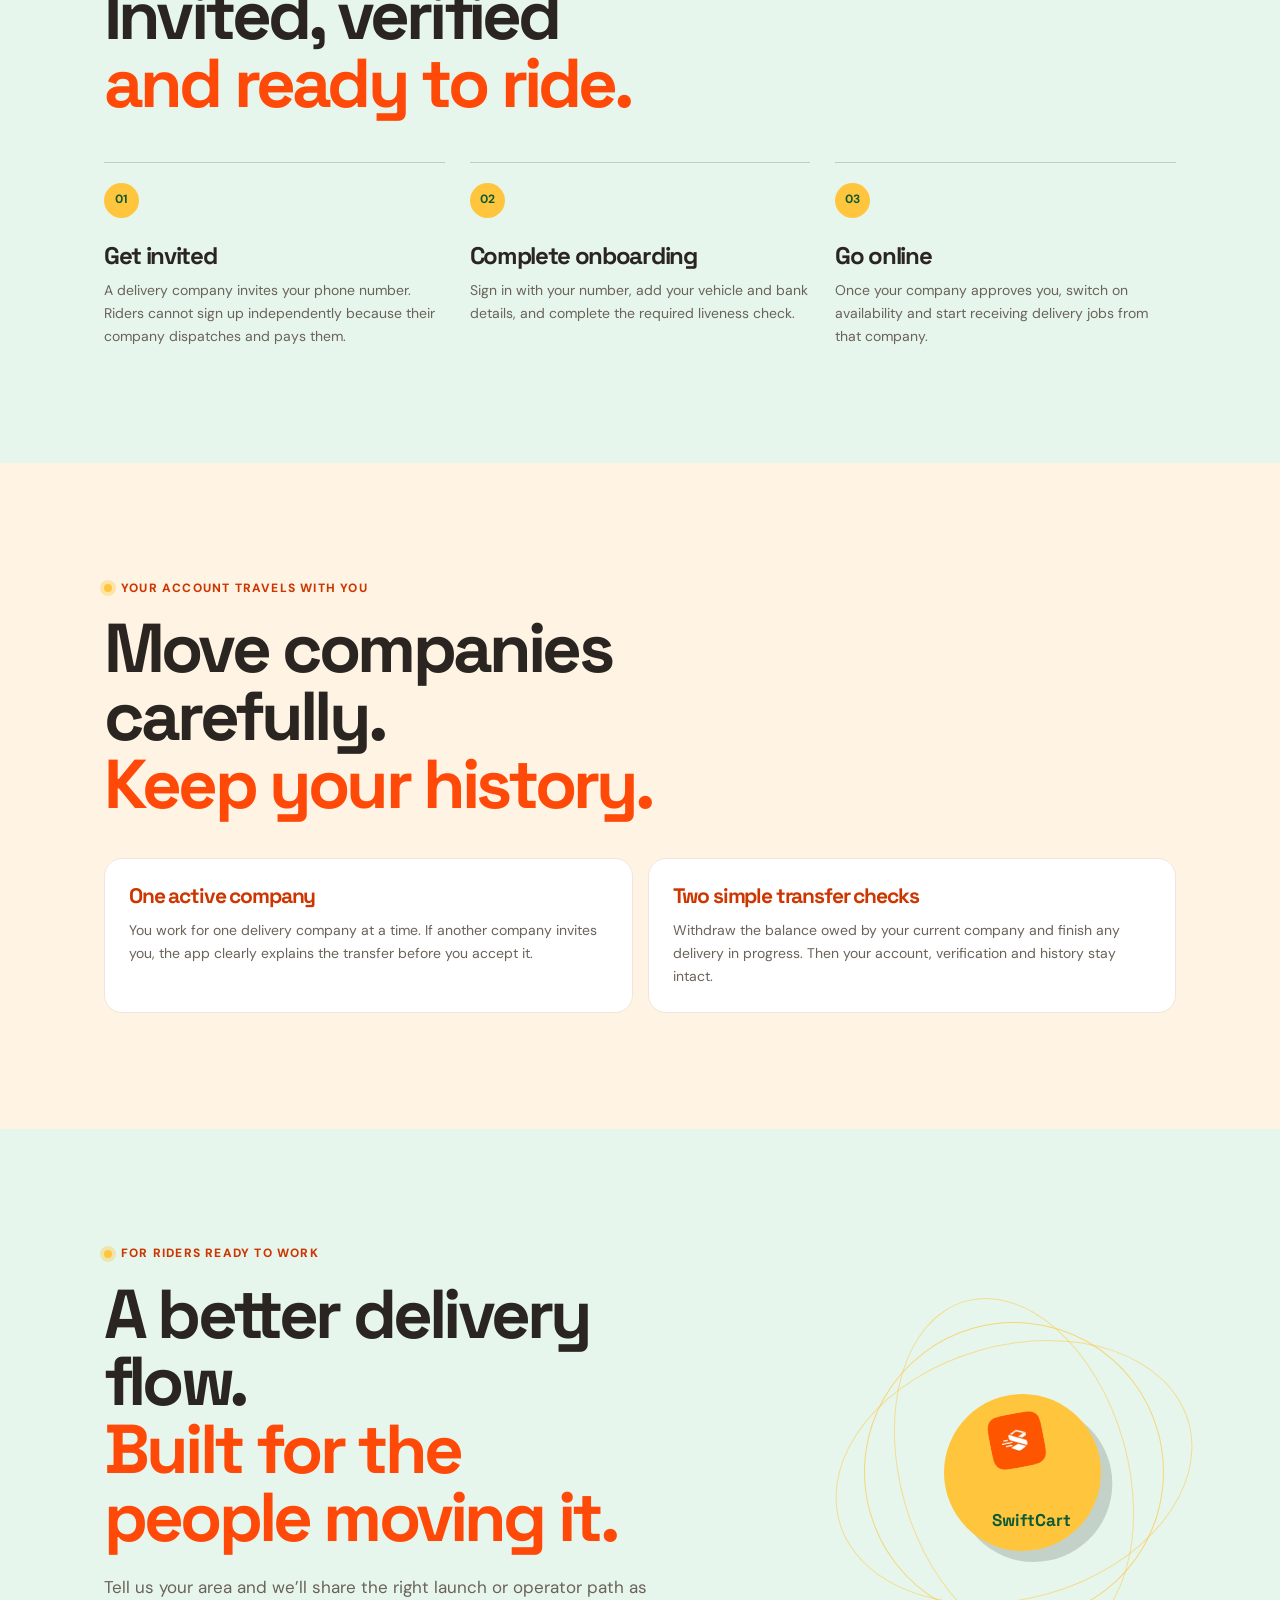
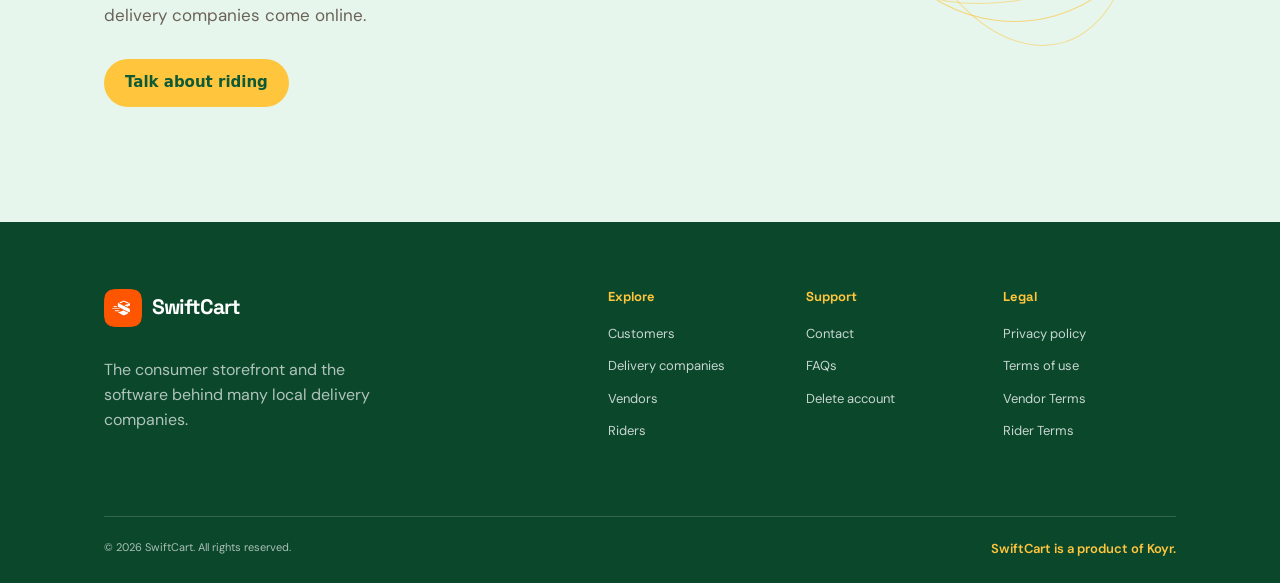
<file: riders.html>
<!doctype html><html lang="en-NG"><head><meta charset="utf-8"><meta name="viewport" content="width=device-width,initial-scale=1"><title>SwiftCart for Riders | Clear delivery jobs and earnings</title><meta name="description" content="Ride for a SwiftCart delivery company: receive jobs, see your take-home before accepting, track earnings and withdraw to your bank."><link rel="canonical" href="https://swiftcartapp.co/riders"><link rel="icon" type="image/svg+xml" href="/assets/images/brand/favicon.svg"><link rel="preconnect" href="https://fonts.googleapis.com"><link rel="preconnect" href="https://fonts.gstatic.com" crossorigin><link href="https://fonts.googleapis.com/css2?family=DM+Sans:wght@400;500;600;700;800&family=Space+Grotesk:wght@500;600;700&display=swap" rel="stylesheet"><link rel="stylesheet" href="/css/main.css"><link rel="stylesheet" href="/css/pages/home.css"><script type="module" src="/js/main.js"></script>
  <meta name="theme-color" content="#ff5a1f">
  <link rel="icon" type="image/png" sizes="96x96" href="/assets/images/brand/favicon-96.png">
  <link rel="apple-touch-icon" sizes="180x180" href="/assets/images/brand/apple-touch-icon.png">
  <link rel="manifest" href="/manifest.json">
  <meta property="og:type" content="website">
  <meta property="og:title" content="SwiftCart for Riders | Clear delivery jobs and earnings">
  <meta property="og:description" content="Ride for a SwiftCart delivery company: receive jobs, see your take-home before accepting, track earnings and withdraw to your bank.">
  <meta property="og:url" content="https://swiftcartapp.co/riders">
  <meta property="og:site_name" content="SwiftCart">
  <meta property="og:image" content="https://swiftcartapp.co/assets/images/og/homepage-og.jpg">
  <meta name="twitter:card" content="summary_large_image">
  <meta name="twitter:title" content="SwiftCart for Riders | Clear delivery jobs and earnings">
  <meta name="twitter:description" content="Ride for a SwiftCart delivery company: receive jobs, see your take-home before accepting, track earnings and withdraw to your bank.">
  <meta name="twitter:image" content="https://swiftcartapp.co/assets/images/og/homepage-og.jpg">
</head>
<body class="sc-page"><a class="skip-link" href="#main">Skip to main content</a><header class="site-header marketing-header" data-header><div class="container nav-shell"><a class="brand sc-brand" href="/index.html"><img class="sc-brand-mark" src="/assets/images/brand/logo.png" alt="" aria-hidden="true" width="38" height="38"><span class="brand-name">SwiftCart</span></a><nav class="desktop-nav" aria-label="Primary navigation"><a href="/customers.html">Customers</a><a href="/companies.html">Companies</a><a href="/vendors.html">Vendors</a><a href="/riders.html" aria-current="page">Riders</a><a href="/index.html#faqs">FAQs</a></nav><div class="nav-actions"><a class="nav-cta" href="/contact.html?interest=rider#waitlist">Ride with a company</a></div><button class="menu-button sc-menu" type="button" aria-label="Open navigation menu" aria-expanded="false" aria-controls="mobile-menu" data-menu-button><span class="bar"></span><span class="bar"></span></button></div><nav class="mobile-menu" id="mobile-menu" aria-label="Mobile navigation" data-mobile-menu><a href="/customers.html">Customers</a><a href="/companies.html">Companies</a><a href="/vendors.html">Vendors</a><a href="/riders.html">Riders</a><a href="/contact.html?interest=rider#waitlist" class="button button--primary">Ride with a company</a></nav></header>
<main id="main"><section class="page-hero"><div class="container page-hero__grid"><div class="reveal"><p class="eyebrow">SwiftCart for riders</p><h1 class="display">Clear jobs.<br><em>Clear take-home.</em></h1><p class="lede">Ride for one delivery company at a time. Get jobs from that company, see the fee and distance before you accept, complete the delivery flow and withdraw earnings to your bank.</p><div class="page-hero__actions"><a class="button button--primary" href="/contact.html?interest=rider#waitlist">Register rider interest</a><a class="button button--secondary" href="#how-it-works">See the rider flow</a></div></div><div class="page-hero__art reveal" data-delay="1" aria-hidden="true"><div class="page-hero__orb"></div><div class="page-hero__tile page-hero__tile--one">🛵</div><div class="page-hero__tile page-hero__tile--two">₦</div><div class="page-hero__tile page-hero__tile--three">⌁</div></div></div></section>
<section class="section audience-section"><div class="container"><div class="section-head reveal"><p class="eyebrow">Built for the road</p><h2 class="display">No guessing.<br><em>Just the next clear step.</em></h2><p class="lede">The rider app is company-branded, but the experience is consistent: you always know what to do, what you will earn and where you are in the delivery.</p></div><div class="feature-columns"><article class="feature-column reveal"><svg class="icon" viewBox="0 0 24 24"><path d="M6 19V9l6-5 6 5v10M9 19v-5h6v5"/></svg><h3>Jobs pushed to you</h3><p>Go online to receive delivery requests from your company, including the shop, distance and net fee up front.</p></article><article class="feature-column reveal" data-delay="1"><svg class="icon" viewBox="0 0 24 24"><path d="M4 12h16M12 4v16"/><circle cx="12" cy="12" r="8"/></svg><h3>Guided delivery flow</h3><p>Navigate to the shop, confirm arrival, collect with a pickup code, then confirm handover with a delivery code.</p></article><article class="feature-column reveal" data-delay="2"><svg class="icon" viewBox="0 0 24 24"><path d="M5 4h14v16H5zM8 8h8M8 12h5M8 16h7"/></svg><h3>Earnings you can read</h3><p>Your take-home is shown on every job after your company’s commission. Completed trips credit a wallet you can withdraw from.</p></article></div></div></section>
<section class="section how-it-works" id="how-it-works"><div class="container"><div class="section-head reveal"><p class="eyebrow">How you get started</p><h2 class="display">Invited, verified<br><em>and ready to ride.</em></h2></div><div class="step-grid"><article class="step reveal"><b>01</b><h3>Get invited</h3><p>A delivery company invites your phone number. Riders cannot sign up independently because their company dispatches and pays them.</p></article><article class="step reveal" data-delay="1"><b>02</b><h3>Complete onboarding</h3><p>Sign in with your number, add your vehicle and bank details, and complete the required liveness check.</p></article><article class="step reveal" data-delay="2"><b>03</b><h3>Go online</h3><p>Once your company approves you, switch on availability and start receiving delivery jobs from that company.</p></article></div></div></section>
<section class="section responsibility"><div class="container"><div class="section-head reveal"><p class="eyebrow">Your account travels with you</p><h2 class="display">Move companies carefully.<br><em>Keep your history.</em></h2></div><div class="responsibility-grid"><article class="responsibility-card reveal"><h3>One active company</h3><p>You work for one delivery company at a time. If another company invites you, the app clearly explains the transfer before you accept it.</p></article><article class="responsibility-card reveal" data-delay="1"><h3>Two simple transfer checks</h3><p>Withdraw the balance owed by your current company and finish any delivery in progress. Then your account, verification and history stay intact.</p></article></div></div></section>
<section class="waitlist-band"><div class="container waitlist-grid"><div><p class="eyebrow">For riders ready to work</p><h2 class="display">A better delivery flow.<br><em>Built for the people moving it.</em></h2><p class="lede">Tell us your area and we’ll share the right launch or operator path as delivery companies come online.</p><p class="page-hero__actions"><a class="button button--lime" href="/contact.html?interest=rider#waitlist">Talk about riding</a></p></div><div class="waitlist-art" aria-hidden="true"><div class="waitlist-orbit"></div><div class="waitlist-mark"><img src="/assets/images/brand/logo.png" alt="" width="54" height="54"><span>SwiftCart</span></div></div></div></section></main>
<footer class="marketing-footer"><div class="container"><div class="footer-top"><div><a class="brand sc-brand" href="/index.html" aria-label="SwiftCart home"><img class="sc-brand-mark" src="/assets/images/brand/logo.png" alt="" aria-hidden="true" width="38" height="38"><span class="brand-name">SwiftCart</span></a><p class="footer-tagline">The consumer storefront and the software behind many local delivery companies.</p></div><div class="footer-links"><div><h3>Explore</h3><a href="/customers.html">Customers</a><a href="/companies.html">Delivery companies</a><a href="/vendors.html">Vendors</a><a href="/riders.html">Riders</a></div><div><h3>Support</h3><a href="/contact.html">Contact</a><a href="/index.html#faqs">FAQs</a><a href="/delete-account.html">Delete account</a></div><div><h3>Legal</h3><a href="/privacy.html">Privacy policy</a><a href="/terms.html">Terms of use</a><a href="/vendor-terms.html">Vendor Terms</a><a href="/rider-terms.html">Rider Terms</a></div></div></div><div class="footer-bottom"><span>&copy; <span id="footer-year">2026</span> SwiftCart. All rights reserved.</span><span class="footer-koyr">SwiftCart is a product of Koyr.</span></div></div></footer><div class="toast" data-toast role="status" aria-live="polite"></div></body></html>
</file>
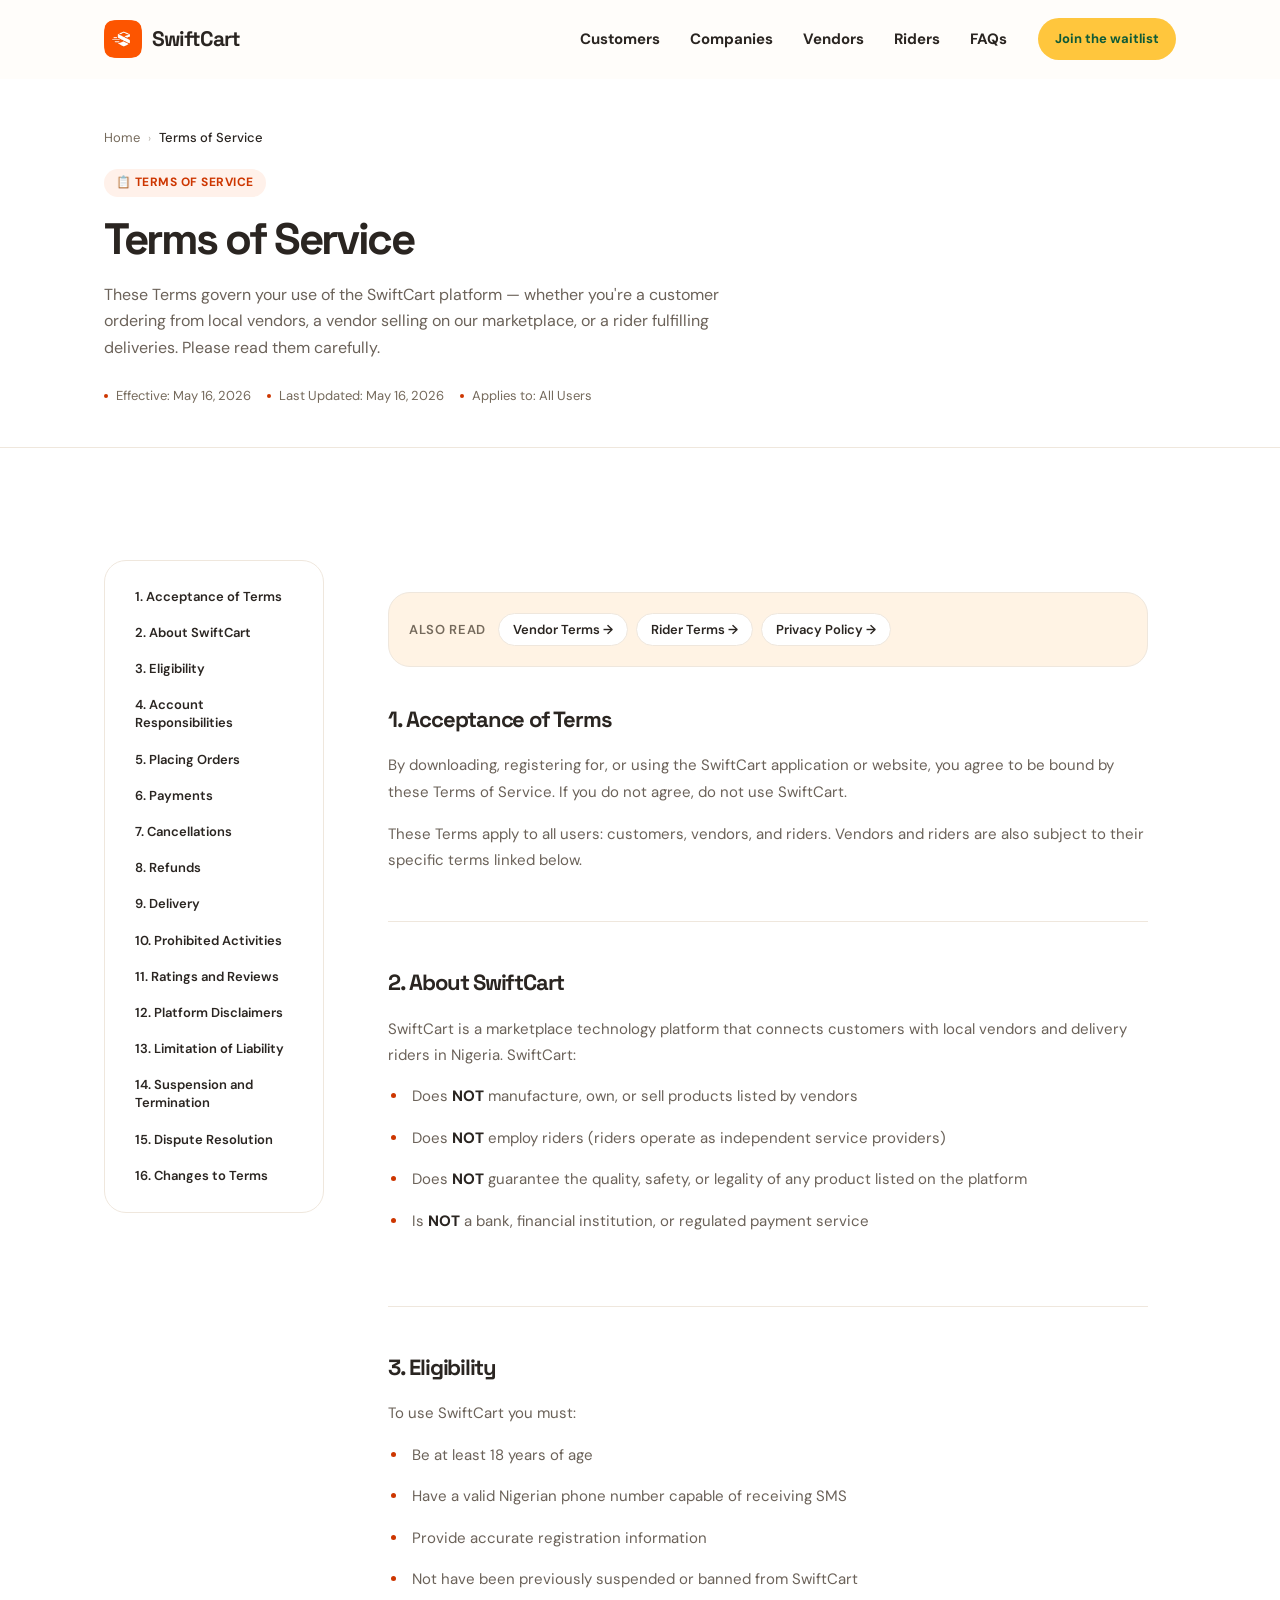
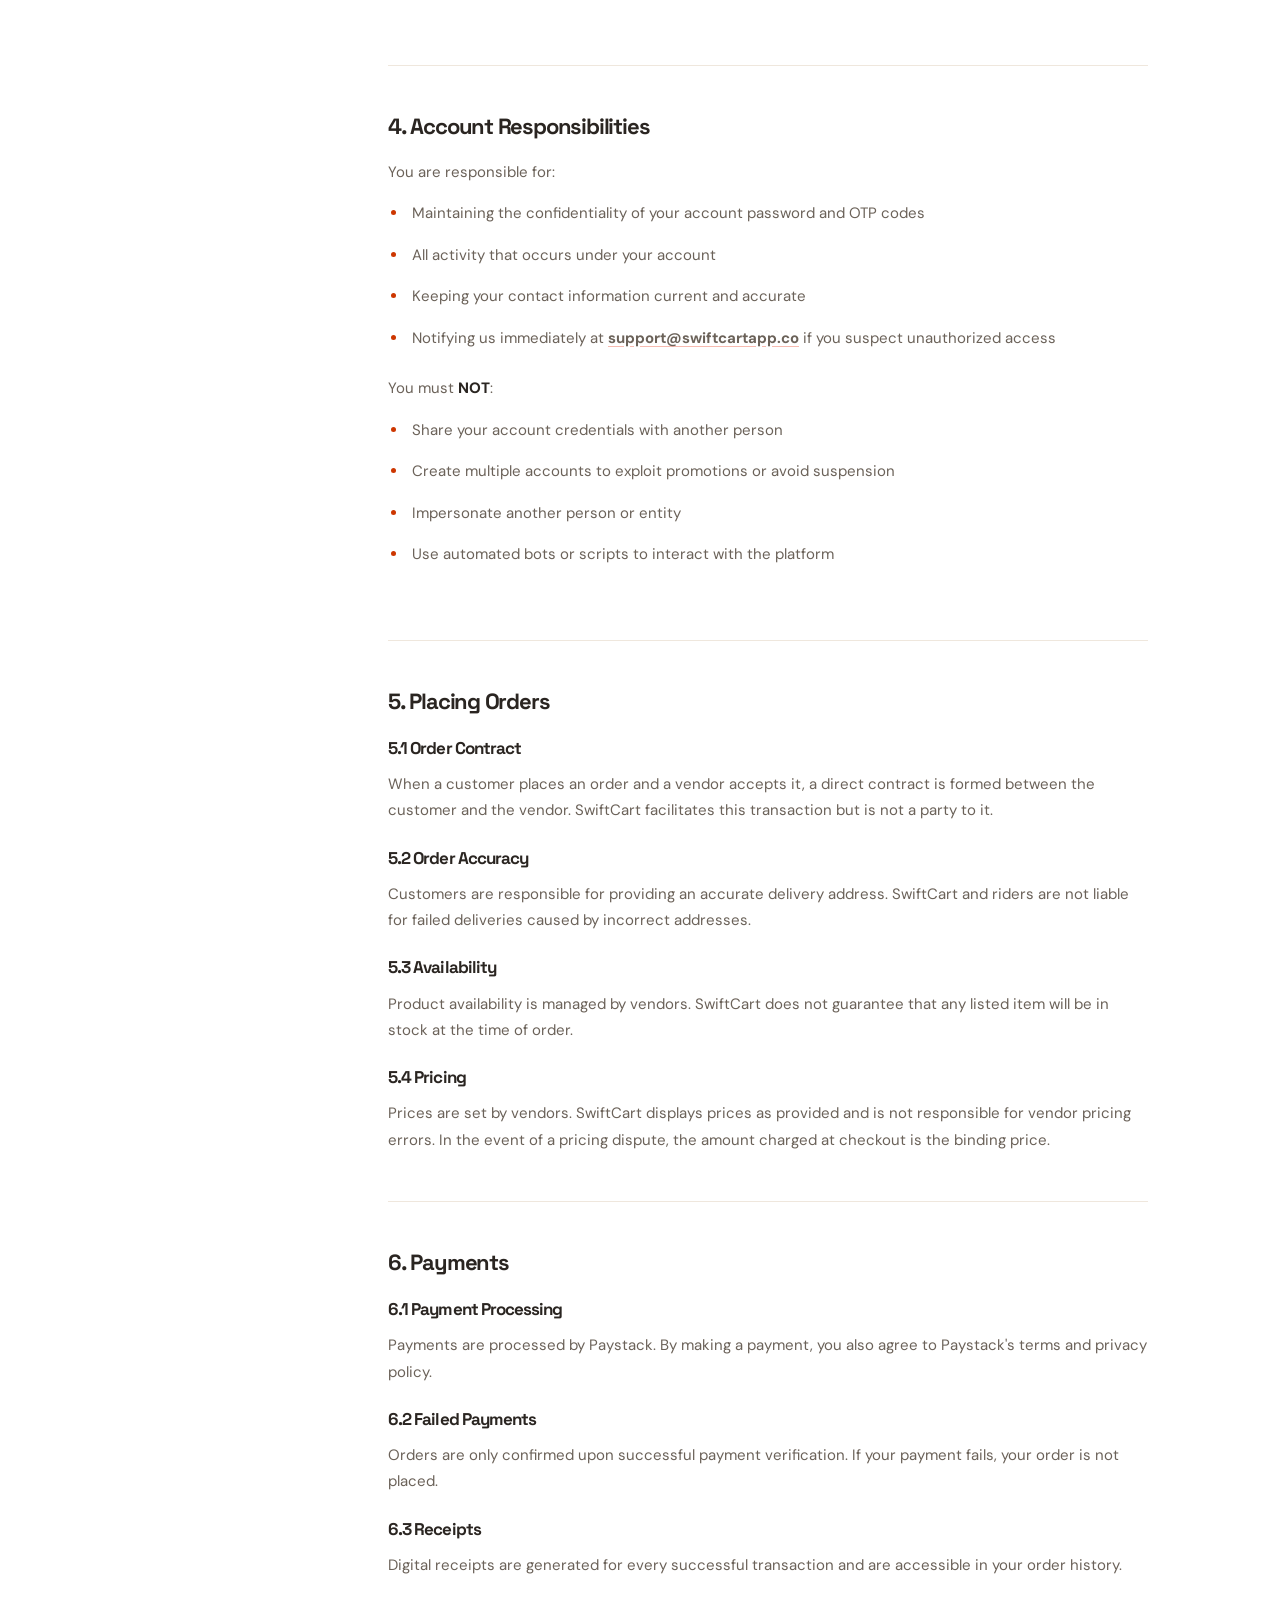
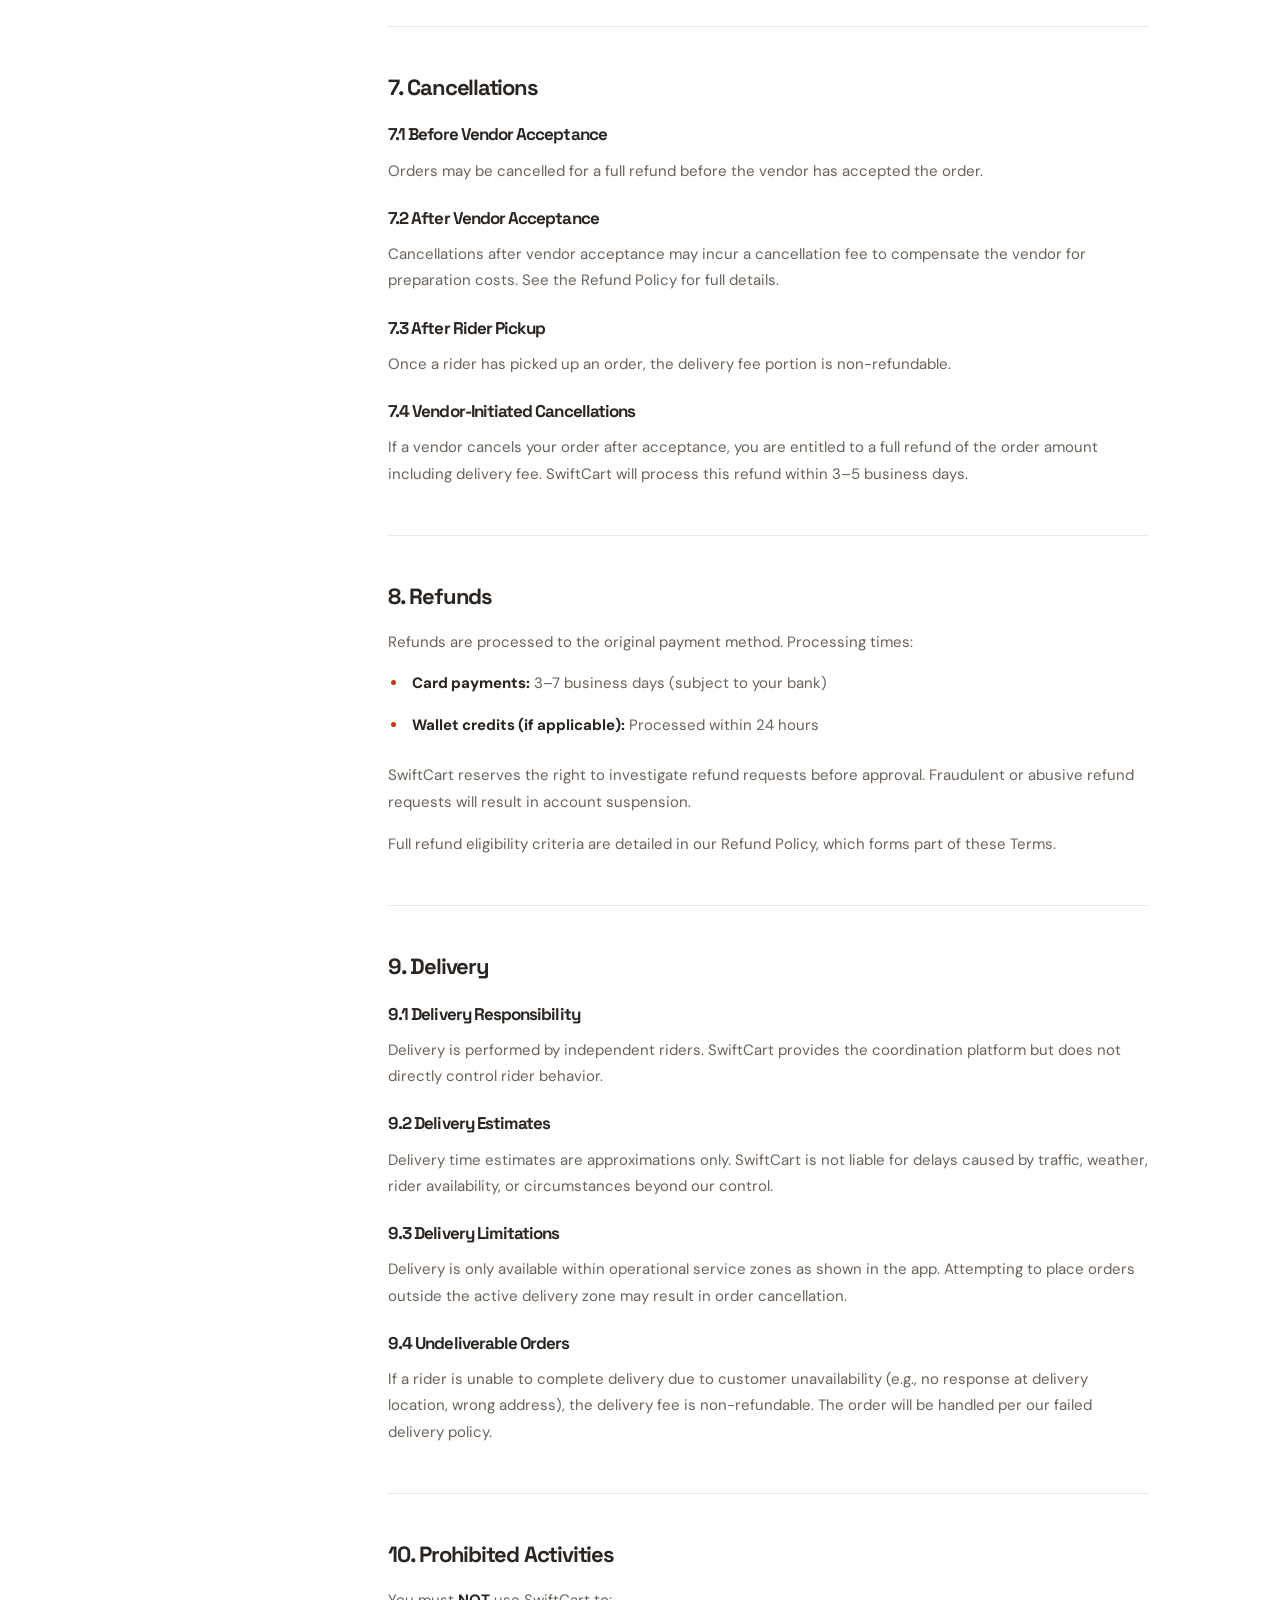
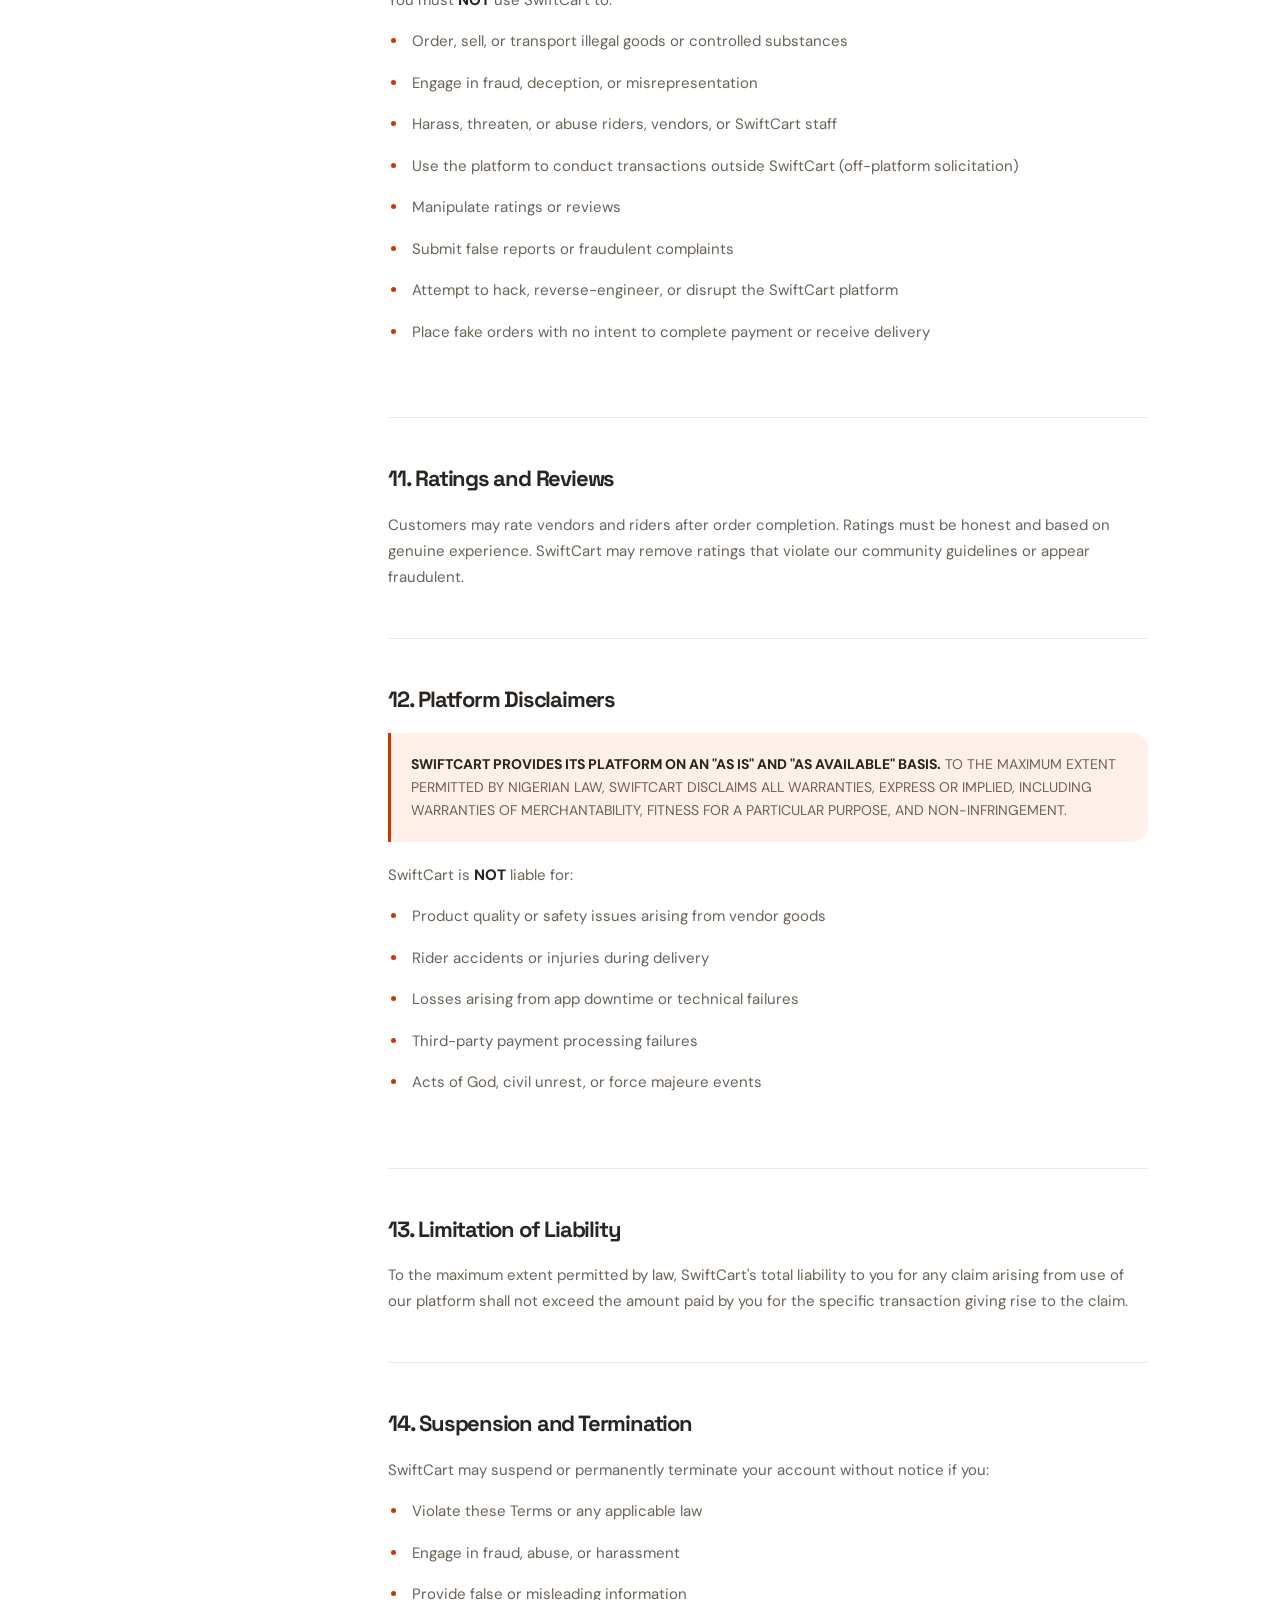
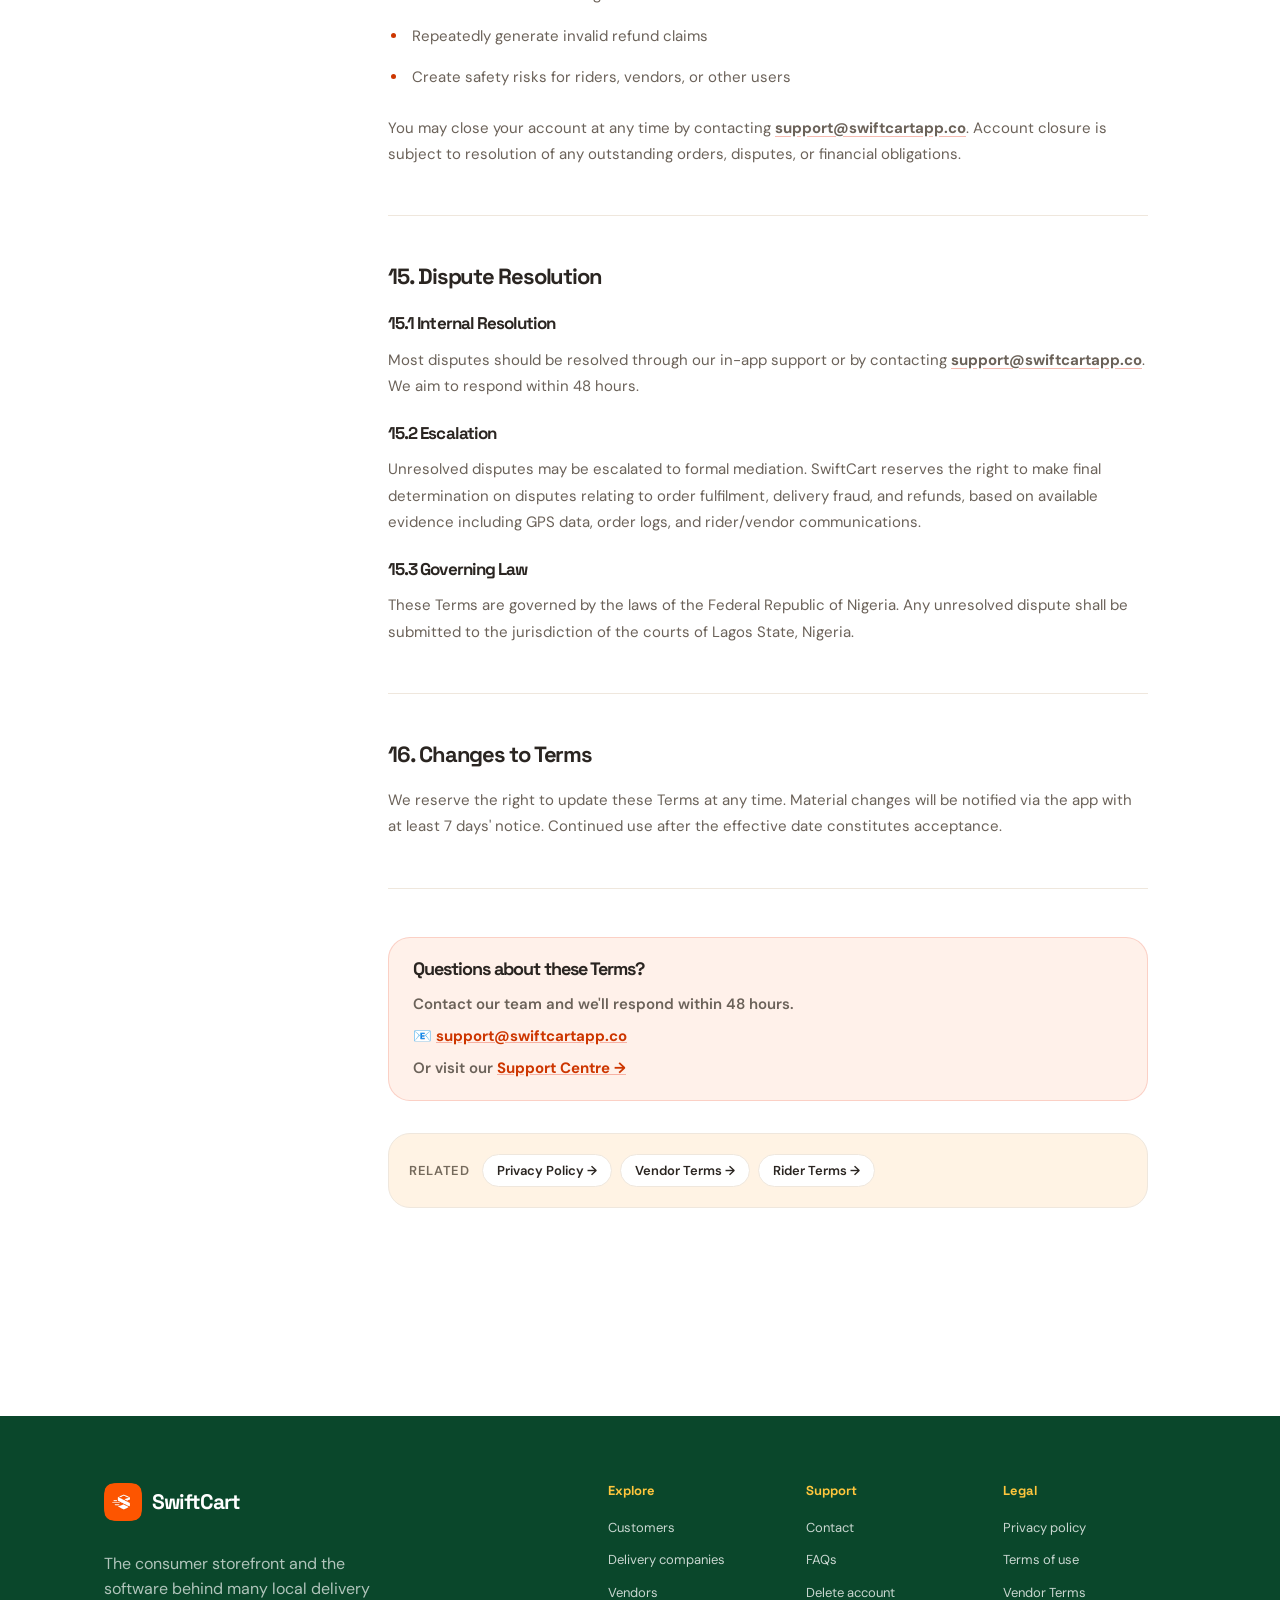
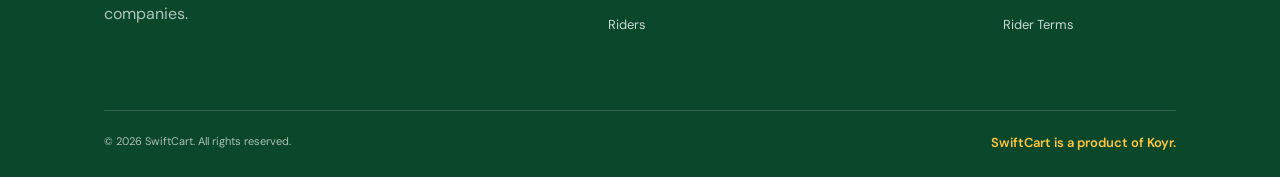
<file: terms.html>
<!DOCTYPE html>
<html lang="en">
<head>
  <meta charset="UTF-8">
  <meta name="viewport" content="width=device-width, initial-scale=1.0">

  <!-- ─── SEO ─────────────────────────────────────────────── -->
  <title>Terms of Service — SwiftCart</title>
  <meta name="description" content="Read SwiftCart's Terms of Service governing your use of our local commerce and delivery marketplace platform in Nigeria.">
  <meta name="keywords" content="SwiftCart terms of service, terms and conditions, SwiftCart Nigeria, user agreement">
  <meta name="theme-color" content="#ff5a1f">
  <link rel="canonical" href="https://swiftcartapp.co/terms">

  <!-- ─── Open Graph ───────────────────────────────────────── -->
  <meta property="og:type"        content="website">
  <meta property="og:url"         content="https://swiftcartapp.co/terms">
  <meta property="og:title"       content="Terms of Service — SwiftCart">
  <meta property="og:description" content="SwiftCart Terms of Service governing your use of our delivery and marketplace platform.">
  <meta property="og:image"       content="https://swiftcartapp.co/assets/images/og/homepage-og.jpg">
  <meta property="og:locale"      content="en_NG">
  <meta property="og:site_name"   content="SwiftCart">

  <!-- ─── Twitter Card ─────────────────────────────────────── -->
  <meta name="twitter:card"        content="summary_large_image">
  <meta name="twitter:title"       content="Terms of Service — SwiftCart">
  <meta name="twitter:description" content="SwiftCart Terms of Service governing your use of our delivery and marketplace platform.">
  <meta name="twitter:image"       content="https://swiftcartapp.co/assets/images/og/homepage-og.jpg">

  <!-- ─── Favicon ─────────────────────────────────────────── -->
  <link rel="icon" type="image/svg+xml" href="/assets/images/brand/favicon.svg">
  <link rel="icon" type="image/png" sizes="96x96" href="/assets/images/brand/favicon-96.png">
  <link rel="apple-touch-icon" sizes="180x180" href="/assets/images/brand/apple-touch-icon.png">
  <link rel="manifest" href="/manifest.json">

  <!-- ─── Fonts ────────────────────────────────────────────── -->
  <link rel="preconnect" href="https://fonts.googleapis.com"><link rel="preconnect" href="https://fonts.gstatic.com" crossorigin><link href="https://fonts.googleapis.com/css2?family=DM+Sans:wght@400;500;600;700;800&family=Space+Grotesk:wght@500;600;700&display=swap" rel="stylesheet">

  <!-- ─── Styles ───────────────────────────────────────────── -->
  <link rel="stylesheet" href="/css/main.css">
  <link rel="stylesheet" href="/css/pages/home.css">
  <link rel="stylesheet" href="/css/pages/legal-pages.css">

  <!-- ─── Scripts ─────────────────────────────────────────── -->
  <script type="module" src="/js/main.js"></script>
</head>

<body class="sc-page">

  <a class="skip-link" href="#main">Skip to main content</a>

  <!-- ═══════════════════════════════════════════════════════
       HEADER  — light mode
  ═══════════════════════════════════════════════════════ -->
  <header class="site-header marketing-header" data-header><div class="container nav-shell"><a class="brand sc-brand" href="/index.html" aria-label="SwiftCart home"><img class="sc-brand-mark" src="/assets/images/brand/logo.png" alt="" aria-hidden="true" width="38" height="38"><span class="brand-name">SwiftCart</span></a><nav class="desktop-nav" aria-label="Primary navigation"><a href="/customers.html">Customers</a><a href="/companies.html">Companies</a><a href="/vendors.html">Vendors</a><a href="/riders.html">Riders</a><a href="/index.html#faqs">FAQs</a></nav><div class="nav-actions"><a class="nav-cta" href="/contact.html#waitlist">Join the waitlist</a></div><button class="menu-button sc-menu" type="button" aria-label="Open navigation menu" aria-expanded="false" aria-controls="mobile-menu" data-menu-button><span class="bar" aria-hidden="true"></span><span class="bar" aria-hidden="true"></span></button></div><nav class="mobile-menu" id="mobile-menu" aria-label="Mobile navigation" data-mobile-menu><a href="/customers.html">Customers</a><a href="/companies.html">Companies</a><a href="/vendors.html">Vendors</a><a href="/riders.html">Riders</a><a href="/index.html#faqs">FAQs</a><a class="button button--primary" href="/contact.html#waitlist">Join the waitlist</a></nav></header>


  <main id="main">

    <!-- ─────────────────────────────────────────────────────
         LEGAL HERO
    ───────────────────────────────────────────────────── -->
    <section class="legal-hero" aria-label="Terms of Service header">
      <div class="container">

        <nav class="legal-breadcrumb" aria-label="Breadcrumb">
          <a href="/">Home</a>
          <span class="legal-breadcrumb-sep" aria-hidden="true">›</span>
          <span class="legal-breadcrumb-current" aria-current="page">Terms of Service</span>
        </nav>

        <span class="legal-doc-badge">📋 Terms of Service</span>

        <h1 class="legal-hero-title">Terms of Service</h1>

        <p class="legal-hero-sub">
          These Terms govern your use of the SwiftCart platform — whether you're a customer
          ordering from local vendors, a vendor selling on our marketplace, or a rider
          fulfilling deliveries. Please read them carefully.
        </p>

        <div class="legal-hero-meta">
          <span class="legal-hero-meta-item">
            <span class="legal-hero-meta-dot" aria-hidden="true"></span>
            Effective: May 16, 2026
          </span>
          <span class="legal-hero-meta-item">
            <span class="legal-hero-meta-dot" aria-hidden="true"></span>
            Last Updated: May 16, 2026
          </span>
          <span class="legal-hero-meta-item">
            <span class="legal-hero-meta-dot" aria-hidden="true"></span>
            Applies to: All Users
          </span>
        </div>

      </div>
    </section>


    <!-- ─────────────────────────────────────────────────────
         LEGAL CONTENT
    ───────────────────────────────────────────────────── -->
    <section class="legal-page-section">
      <div class="container">

        <div class="legal-layout legal-layout--with-toc">

          <!-- ── Sidebar TOC ── -->
          <aside>
            <button
              class="legal-toc-toggle"
              type="button"
              aria-expanded="false"
              aria-controls="toc-nav"
              id="toc-toggle"
            >
              On this page
              <span class="legal-toc-toggle-icon" aria-hidden="true">▾</span>
            </button>

            <nav class="legal-toc" id="toc-nav" data-toc aria-label="Table of contents">
              <ol>
                <li><a href="#acceptance">1. Acceptance of Terms</a></li>
                <li><a href="#about">2. About SwiftCart</a></li>
                <li><a href="#eligibility">3. Eligibility</a></li>
                <li><a href="#account">4. Account Responsibilities</a></li>
                <li><a href="#orders">5. Placing Orders</a></li>
                <li><a href="#payments">6. Payments</a></li>
                <li><a href="#cancellations">7. Cancellations</a></li>
                <li><a href="#refunds">8. Refunds</a></li>
                <li><a href="#delivery">9. Delivery</a></li>
                <li><a href="#prohibited">10. Prohibited Activities</a></li>
                <li><a href="#ratings">11. Ratings and Reviews</a></li>
                <li><a href="#disclaimers">12. Platform Disclaimers</a></li>
                <li><a href="#liability">13. Limitation of Liability</a></li>
                <li><a href="#suspension">14. Suspension and Termination</a></li>
                <li><a href="#disputes">15. Dispute Resolution</a></li>
                <li><a href="#changes">16. Changes to Terms</a></li>
              </ol>
            </nav>
          </aside>

          <!-- ── Article ── -->
          <article class="legal-article" data-article aria-label="Terms of Service content">

            <!-- Cross-links -->
            <div class="legal-crosslink">
              <span class="legal-crosslink-label">Also read</span>
              <div class="legal-crosslink-links">
                <a class="legal-crosslink-link" href="/vendor-terms.html">Vendor Terms →</a>
                <a class="legal-crosslink-link" href="/rider-terms.html">Rider Terms →</a>
                <a class="legal-crosslink-link" href="/privacy.html">Privacy Policy →</a>
              </div>
            </div>

            <!-- § 1 -->
            <div class="legal-section" id="acceptance">
              <div class="prose">
                <h2>1. Acceptance of Terms</h2>
                <p>
                  By downloading, registering for, or using the SwiftCart application or website,
                  you agree to be bound by these Terms of Service. If you do not agree, do not use SwiftCart.
                </p>
                <p>
                  These Terms apply to all users: customers, vendors, and riders. Vendors and riders
                  are also subject to their specific terms linked below.
                </p>
              </div>
            </div>

            <!-- § 2 -->
            <div class="legal-section" id="about">
              <div class="prose">
                <h2>2. About SwiftCart</h2>
                <p>
                  SwiftCart is a marketplace technology platform that connects customers with local
                  vendors and delivery riders in Nigeria. SwiftCart:
                </p>
                <ul>
                  <li>Does <strong>NOT</strong> manufacture, own, or sell products listed by vendors</li>
                  <li>Does <strong>NOT</strong> employ riders (riders operate as independent service providers)</li>
                  <li>Does <strong>NOT</strong> guarantee the quality, safety, or legality of any product listed on the platform</li>
                  <li>Is <strong>NOT</strong> a bank, financial institution, or regulated payment service</li>
                </ul>
              </div>
            </div>

            <!-- § 3 -->
            <div class="legal-section" id="eligibility">
              <div class="prose">
                <h2>3. Eligibility</h2>
                <p>To use SwiftCart you must:</p>
                <ul>
                  <li>Be at least 18 years of age</li>
                  <li>Have a valid Nigerian phone number capable of receiving SMS</li>
                  <li>Provide accurate registration information</li>
                  <li>Not have been previously suspended or banned from SwiftCart</li>
                </ul>
              </div>
            </div>

            <!-- § 4 -->
            <div class="legal-section" id="account">
              <div class="prose">
                <h2>4. Account Responsibilities</h2>
                <p>You are responsible for:</p>
                <ul>
                  <li>Maintaining the confidentiality of your account password and OTP codes</li>
                  <li>All activity that occurs under your account</li>
                  <li>Keeping your contact information current and accurate</li>
                  <li>Notifying us immediately at <a href="mailto:support@swiftcartapp.co">support@swiftcartapp.co</a> if you suspect unauthorized access</li>
                </ul>
                <p>You must <strong>NOT</strong>:</p>
                <ul>
                  <li>Share your account credentials with another person</li>
                  <li>Create multiple accounts to exploit promotions or avoid suspension</li>
                  <li>Impersonate another person or entity</li>
                  <li>Use automated bots or scripts to interact with the platform</li>
                </ul>
              </div>
            </div>

            <!-- § 5 -->
            <div class="legal-section" id="orders">
              <div class="prose">
                <h2>5. Placing Orders</h2>
                <h3>5.1 Order Contract</h3>
                <p>
                  When a customer places an order and a vendor accepts it, a direct contract is formed
                  between the customer and the vendor. SwiftCart facilitates this transaction but is
                  not a party to it.
                </p>
                <h3>5.2 Order Accuracy</h3>
                <p>
                  Customers are responsible for providing an accurate delivery address. SwiftCart and
                  riders are not liable for failed deliveries caused by incorrect addresses.
                </p>
                <h3>5.3 Availability</h3>
                <p>
                  Product availability is managed by vendors. SwiftCart does not guarantee that any
                  listed item will be in stock at the time of order.
                </p>
                <h3>5.4 Pricing</h3>
                <p>
                  Prices are set by vendors. SwiftCart displays prices as provided and is not
                  responsible for vendor pricing errors. In the event of a pricing dispute, the
                  amount charged at checkout is the binding price.
                </p>
              </div>
            </div>

            <!-- § 6 -->
            <div class="legal-section" id="payments">
              <div class="prose">
                <h2>6. Payments</h2>
                <h3>6.1 Payment Processing</h3>
                <p>
                  Payments are processed by Paystack. By making a payment, you also agree to
                  Paystack's terms and privacy policy.
                </p>
                <h3>6.2 Failed Payments</h3>
                <p>
                  Orders are only confirmed upon successful payment verification. If your payment
                  fails, your order is not placed.
                </p>
                <h3>6.3 Receipts</h3>
                <p>
                  Digital receipts are generated for every successful transaction and are accessible
                  in your order history.
                </p>
              </div>
            </div>

            <!-- § 7 -->
            <div class="legal-section" id="cancellations">
              <div class="prose">
                <h2>7. Cancellations</h2>
                <h3>7.1 Before Vendor Acceptance</h3>
                <p>Orders may be cancelled for a full refund before the vendor has accepted the order.</p>
                <h3>7.2 After Vendor Acceptance</h3>
                <p>
                  Cancellations after vendor acceptance may incur a cancellation fee to compensate
                  the vendor for preparation costs. See the Refund Policy for full details.
                </p>
                <h3>7.3 After Rider Pickup</h3>
                <p>Once a rider has picked up an order, the delivery fee portion is non-refundable.</p>
                <h3>7.4 Vendor-Initiated Cancellations</h3>
                <p>
                  If a vendor cancels your order after acceptance, you are entitled to a full refund
                  of the order amount including delivery fee. SwiftCart will process this refund
                  within 3–5 business days.
                </p>
              </div>
            </div>

            <!-- § 8 -->
            <div class="legal-section" id="refunds">
              <div class="prose">
                <h2>8. Refunds</h2>
                <p>Refunds are processed to the original payment method. Processing times:</p>
                <ul>
                  <li><strong>Card payments:</strong> 3–7 business days (subject to your bank)</li>
                  <li><strong>Wallet credits (if applicable):</strong> Processed within 24 hours</li>
                </ul>
                <p>
                  SwiftCart reserves the right to investigate refund requests before approval.
                  Fraudulent or abusive refund requests will result in account suspension.
                </p>
                <p>
                  Full refund eligibility criteria are detailed in our Refund Policy, which forms
                  part of these Terms.
                </p>
              </div>
            </div>

            <!-- § 9 -->
            <div class="legal-section" id="delivery">
              <div class="prose">
                <h2>9. Delivery</h2>
                <h3>9.1 Delivery Responsibility</h3>
                <p>
                  Delivery is performed by independent riders. SwiftCart provides the coordination
                  platform but does not directly control rider behavior.
                </p>
                <h3>9.2 Delivery Estimates</h3>
                <p>
                  Delivery time estimates are approximations only. SwiftCart is not liable for delays
                  caused by traffic, weather, rider availability, or circumstances beyond our control.
                </p>
                <h3>9.3 Delivery Limitations</h3>
                <p>
                  Delivery is only available within operational service zones as shown in the app.
                  Attempting to place orders outside the active delivery zone may result in order cancellation.
                </p>
                <h3>9.4 Undeliverable Orders</h3>
                <p>
                  If a rider is unable to complete delivery due to customer unavailability (e.g., no
                  response at delivery location, wrong address), the delivery fee is non-refundable.
                  The order will be handled per our failed delivery policy.
                </p>
              </div>
            </div>

            <!-- § 10 -->
            <div class="legal-section" id="prohibited">
              <div class="prose">
                <h2>10. Prohibited Activities</h2>
                <p>You must <strong>NOT</strong> use SwiftCart to:</p>
                <ul>
                  <li>Order, sell, or transport illegal goods or controlled substances</li>
                  <li>Engage in fraud, deception, or misrepresentation</li>
                  <li>Harass, threaten, or abuse riders, vendors, or SwiftCart staff</li>
                  <li>Use the platform to conduct transactions outside SwiftCart (off-platform solicitation)</li>
                  <li>Manipulate ratings or reviews</li>
                  <li>Submit false reports or fraudulent complaints</li>
                  <li>Attempt to hack, reverse-engineer, or disrupt the SwiftCart platform</li>
                  <li>Place fake orders with no intent to complete payment or receive delivery</li>
                </ul>
              </div>
            </div>

            <!-- § 11 -->
            <div class="legal-section" id="ratings">
              <div class="prose">
                <h2>11. Ratings and Reviews</h2>
                <p>
                  Customers may rate vendors and riders after order completion. Ratings must be
                  honest and based on genuine experience. SwiftCart may remove ratings that violate
                  our community guidelines or appear fraudulent.
                </p>
              </div>
            </div>

            <!-- § 12 -->
            <div class="legal-section" id="disclaimers">
              <div class="prose">
                <h2>12. Platform Disclaimers</h2>

                <div class="legal-callout" style="font-size: 14px; line-height: 1.65;">
                  <strong>SWIFTCART PROVIDES ITS PLATFORM ON AN "AS IS" AND "AS AVAILABLE" BASIS.</strong>
                  TO THE MAXIMUM EXTENT PERMITTED BY NIGERIAN LAW, SWIFTCART DISCLAIMS ALL WARRANTIES,
                  EXPRESS OR IMPLIED, INCLUDING WARRANTIES OF MERCHANTABILITY, FITNESS FOR A PARTICULAR
                  PURPOSE, AND NON-INFRINGEMENT.
                </div>

                <p>SwiftCart is <strong>NOT</strong> liable for:</p>
                <ul>
                  <li>Product quality or safety issues arising from vendor goods</li>
                  <li>Rider accidents or injuries during delivery</li>
                  <li>Losses arising from app downtime or technical failures</li>
                  <li>Third-party payment processing failures</li>
                  <li>Acts of God, civil unrest, or force majeure events</li>
                </ul>
              </div>
            </div>

            <!-- § 13 -->
            <div class="legal-section" id="liability">
              <div class="prose">
                <h2>13. Limitation of Liability</h2>
                <p>
                  To the maximum extent permitted by law, SwiftCart's total liability to you for any
                  claim arising from use of our platform shall not exceed the amount paid by you for
                  the specific transaction giving rise to the claim.
                </p>
              </div>
            </div>

            <!-- § 14 -->
            <div class="legal-section" id="suspension">
              <div class="prose">
                <h2>14. Suspension and Termination</h2>
                <p>SwiftCart may suspend or permanently terminate your account without notice if you:</p>
                <ul>
                  <li>Violate these Terms or any applicable law</li>
                  <li>Engage in fraud, abuse, or harassment</li>
                  <li>Provide false or misleading information</li>
                  <li>Repeatedly generate invalid refund claims</li>
                  <li>Create safety risks for riders, vendors, or other users</li>
                </ul>
                <p>
                  You may close your account at any time by contacting
                  <a href="mailto:support@swiftcartapp.co">support@swiftcartapp.co</a>.
                  Account closure is subject to resolution of any outstanding orders, disputes,
                  or financial obligations.
                </p>
              </div>
            </div>

            <!-- § 15 -->
            <div class="legal-section" id="disputes">
              <div class="prose">
                <h2>15. Dispute Resolution</h2>
                <h3>15.1 Internal Resolution</h3>
                <p>
                  Most disputes should be resolved through our in-app support or by contacting
                  <a href="mailto:support@swiftcartapp.co">support@swiftcartapp.co</a>.
                  We aim to respond within 48 hours.
                </p>
                <h3>15.2 Escalation</h3>
                <p>
                  Unresolved disputes may be escalated to formal mediation. SwiftCart reserves the
                  right to make final determination on disputes relating to order fulfilment, delivery
                  fraud, and refunds, based on available evidence including GPS data, order logs,
                  and rider/vendor communications.
                </p>
                <h3>15.3 Governing Law</h3>
                <p>
                  These Terms are governed by the laws of the Federal Republic of Nigeria. Any
                  unresolved dispute shall be submitted to the jurisdiction of the courts of
                  Lagos State, Nigeria.
                </p>
              </div>
            </div>

            <!-- § 16 -->
            <div class="legal-section" id="changes">
              <div class="prose">
                <h2>16. Changes to Terms</h2>
                <p>
                  We reserve the right to update these Terms at any time. Material changes will be
                  notified via the app with at least 7 days' notice. Continued use after the effective
                  date constitutes acceptance.
                </p>
              </div>
            </div>

            <!-- Contact -->
            <div class="legal-contact-box" style="margin-top: var(--space-10);">
              <h3>Questions about these Terms?</h3>
              <p>Contact our team and we'll respond within 48 hours.</p>
              <p>📧 <a href="mailto:support@swiftcartapp.co">support@swiftcartapp.co</a></p>
              <p>Or visit our <a href="/contact.html">Support Centre →</a></p>
            </div>

            <!-- Cross-links -->
            <div class="legal-crosslink" style="margin-top: var(--space-8);">
              <span class="legal-crosslink-label">Related</span>
              <div class="legal-crosslink-links">
                <a class="legal-crosslink-link" href="/privacy.html">Privacy Policy →</a>
                <a class="legal-crosslink-link" href="/vendor-terms.html">Vendor Terms →</a>
                <a class="legal-crosslink-link" href="/rider-terms.html">Rider Terms →</a>
              </div>
            </div>

          </article>
        </div>
      </div>
    </section>

  </main>


  <!-- ═══════════════════════════════════════════════════════
       FOOTER
  ═══════════════════════════════════════════════════════ -->
  <footer class="marketing-footer"><div class="container"><div class="footer-top"><div><a class="brand sc-brand" href="/index.html" aria-label="SwiftCart home"><img class="sc-brand-mark" src="/assets/images/brand/logo.png" alt="" aria-hidden="true" width="38" height="38"><span class="brand-name">SwiftCart</span></a><p class="footer-tagline">The consumer storefront and the software behind many local delivery companies.</p></div><div class="footer-links"><div><h3>Explore</h3><a href="/customers.html">Customers</a><a href="/companies.html">Delivery companies</a><a href="/vendors.html">Vendors</a><a href="/riders.html">Riders</a></div><div><h3>Support</h3><a href="/contact.html">Contact</a><a href="/index.html#faqs">FAQs</a><a href="/delete-account.html">Delete account</a></div><div><h3>Legal</h3><a href="/privacy.html">Privacy policy</a><a href="/terms.html">Terms of use</a><a href="/vendor-terms.html">Vendor Terms</a><a href="/rider-terms.html">Rider Terms</a></div></div></div><div class="footer-bottom"><span>&copy; <span id="footer-year">2026</span> SwiftCart. All rights reserved.</span><span class="footer-koyr">SwiftCart is a product of Koyr.</span></div></div></footer>

  <script>
    const y = document.getElementById("footer-year");
    if (y) y.textContent = new Date().getFullYear();
  </script>

  <script>
    const tocToggle = document.getElementById("toc-toggle");
    const tocNav    = document.getElementById("toc-nav");
    if (tocToggle && tocNav) {
      tocToggle.addEventListener("click", () => {
        const expanded = tocToggle.getAttribute("aria-expanded") === "true";
        tocToggle.setAttribute("aria-expanded", String(!expanded));
        tocNav.classList.toggle("is-open", !expanded);
      });
    }
  </script>

</body>
</html>
</file>
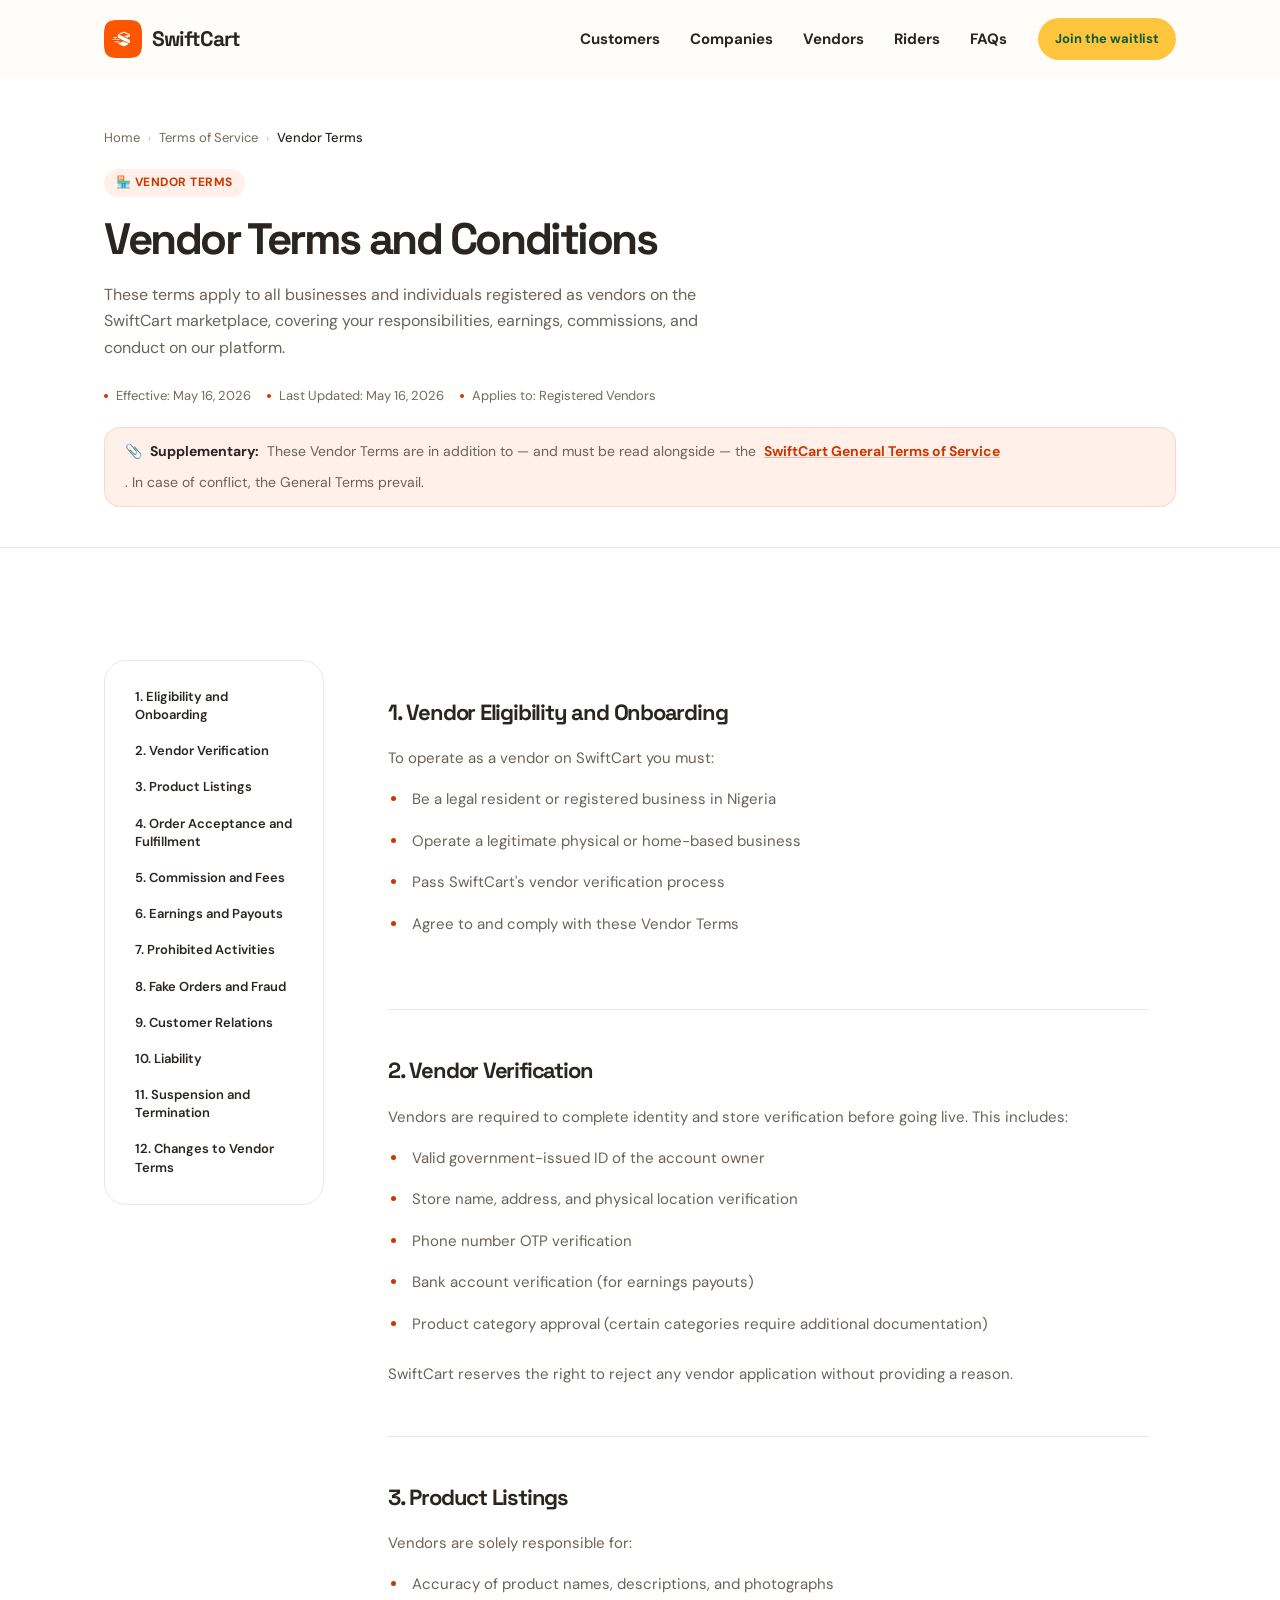
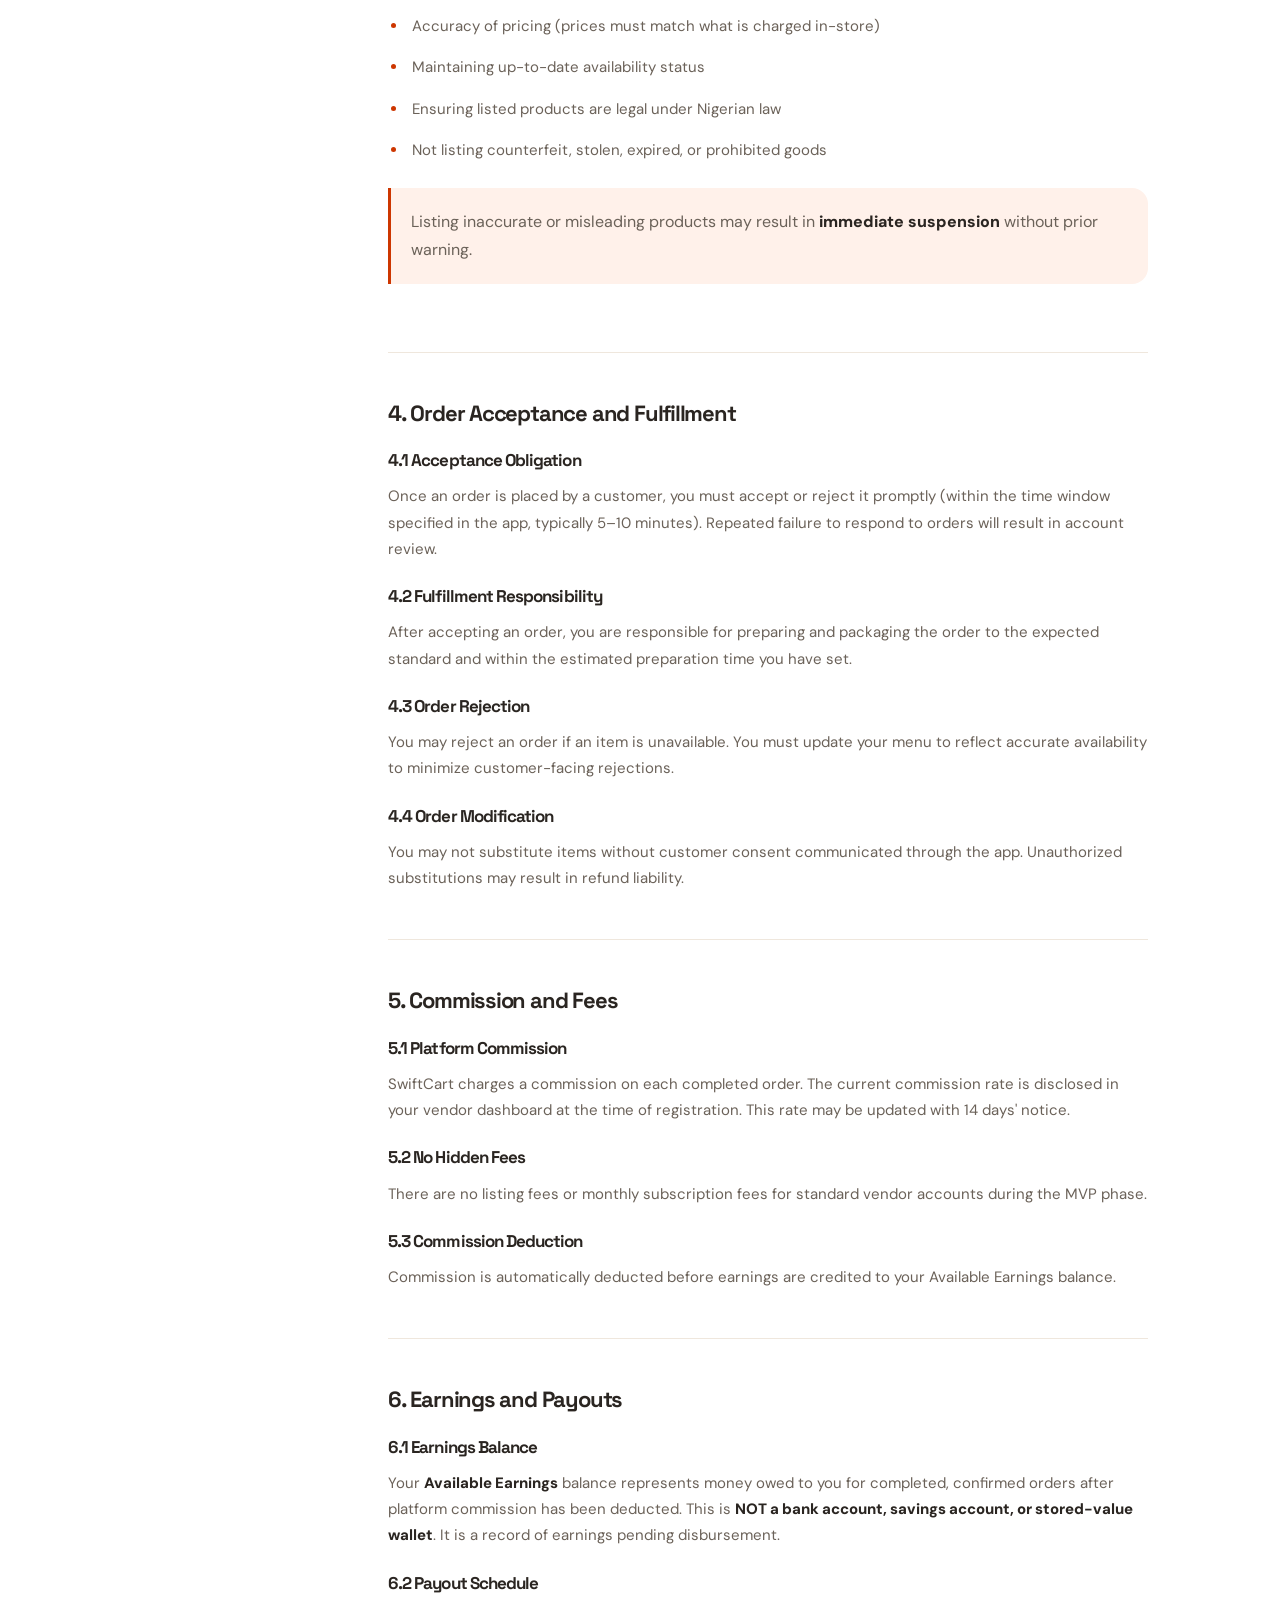
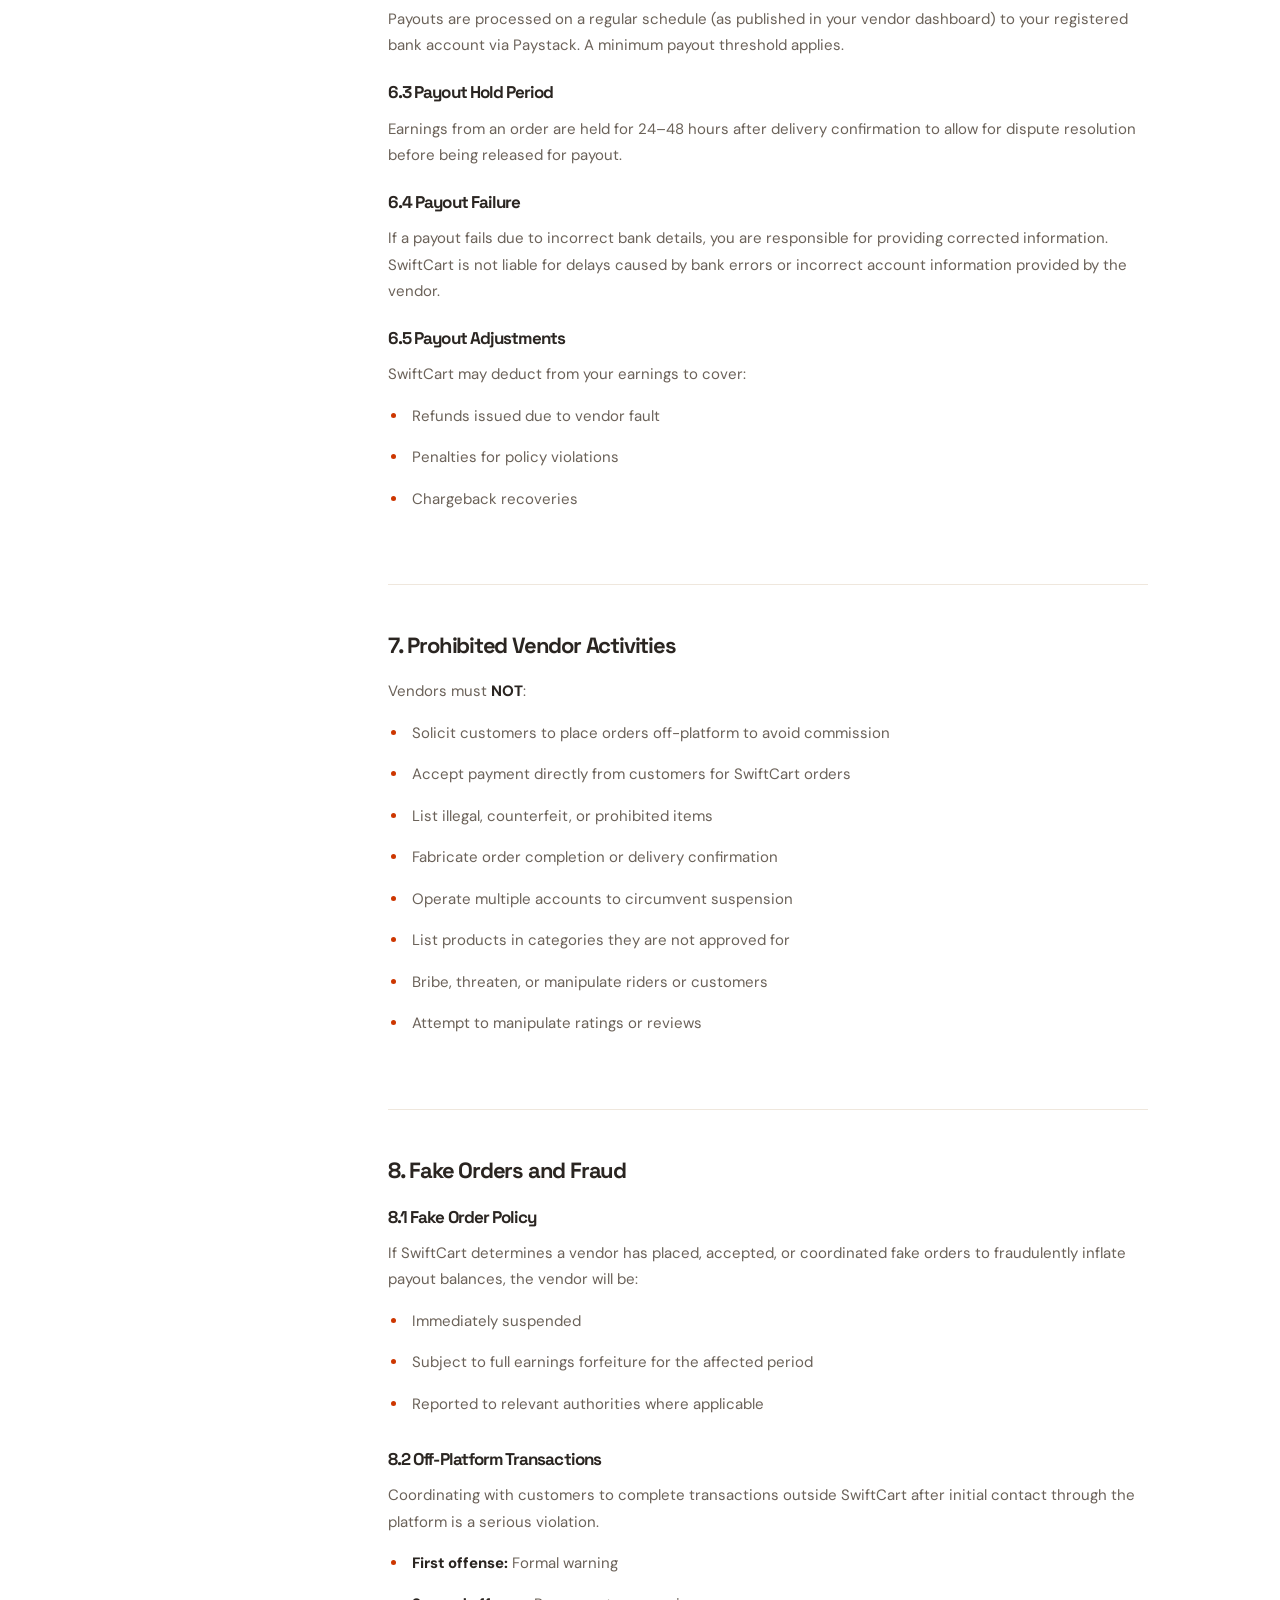
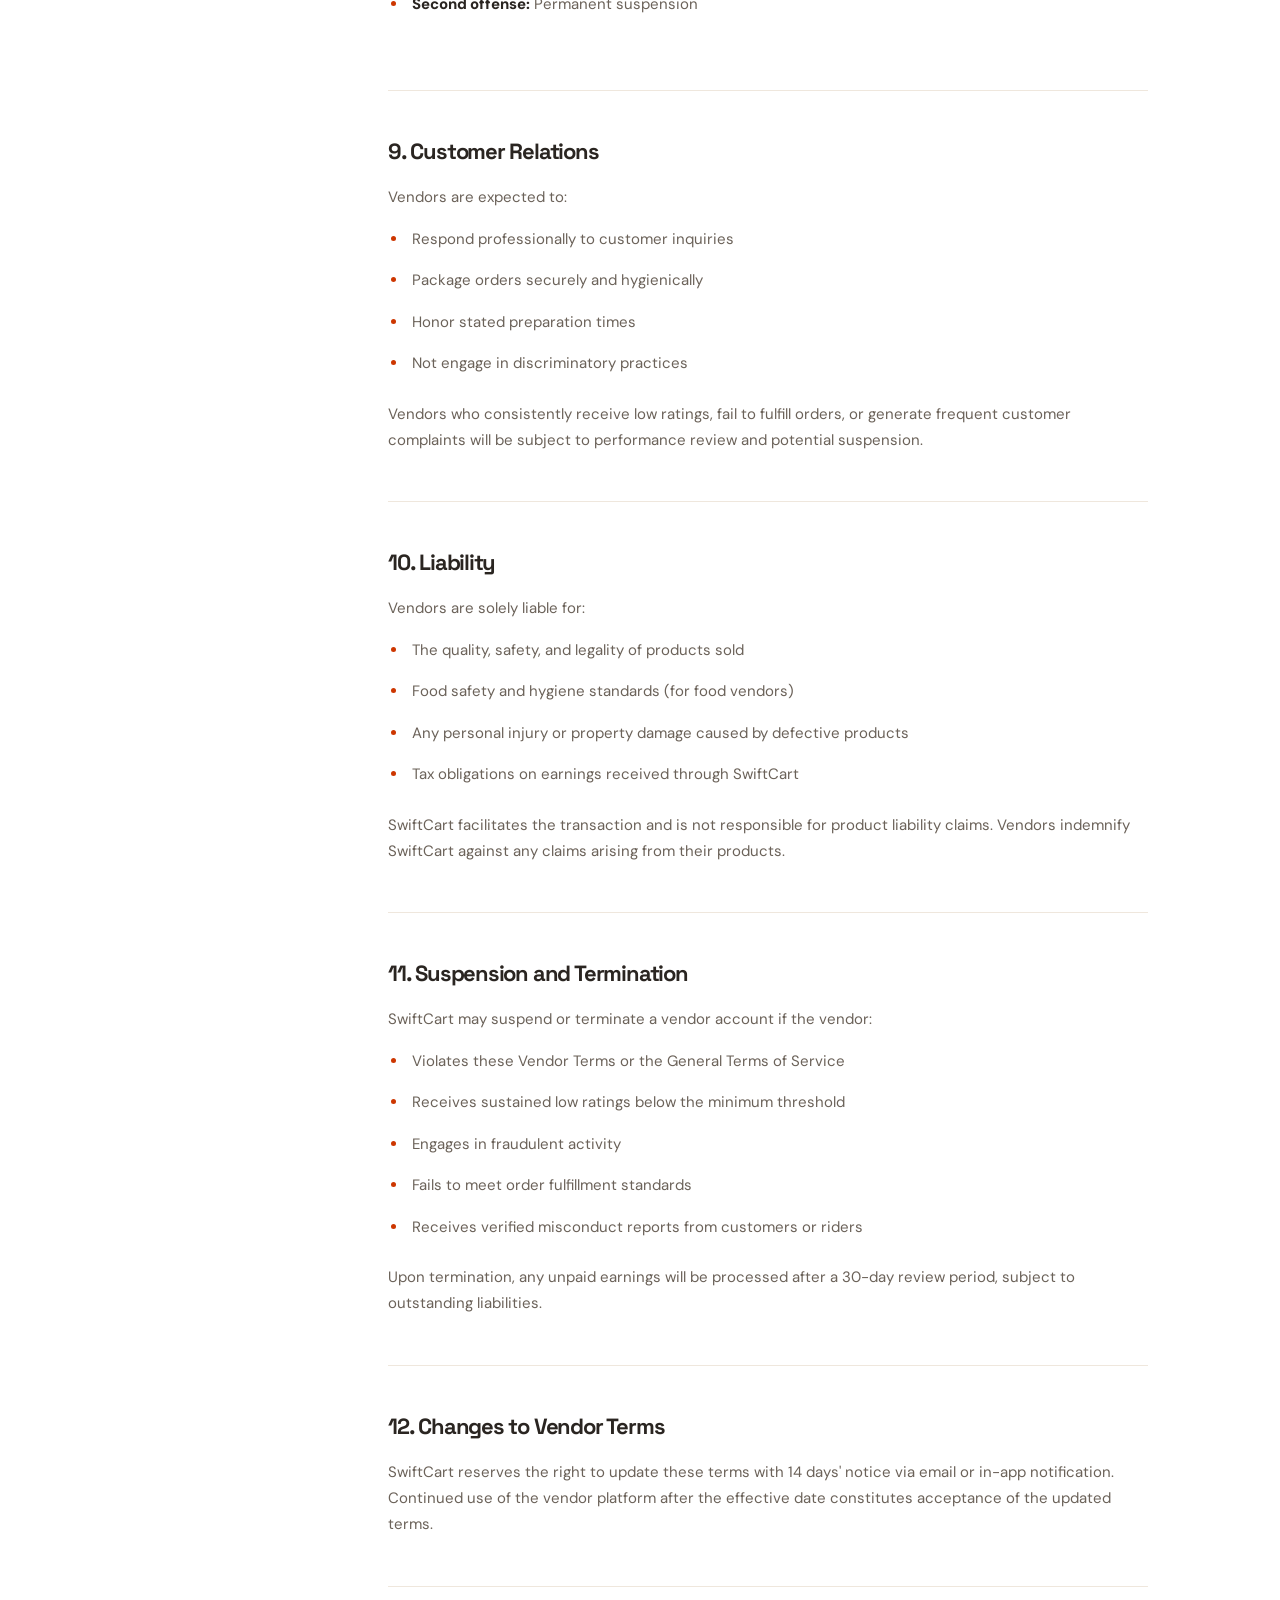
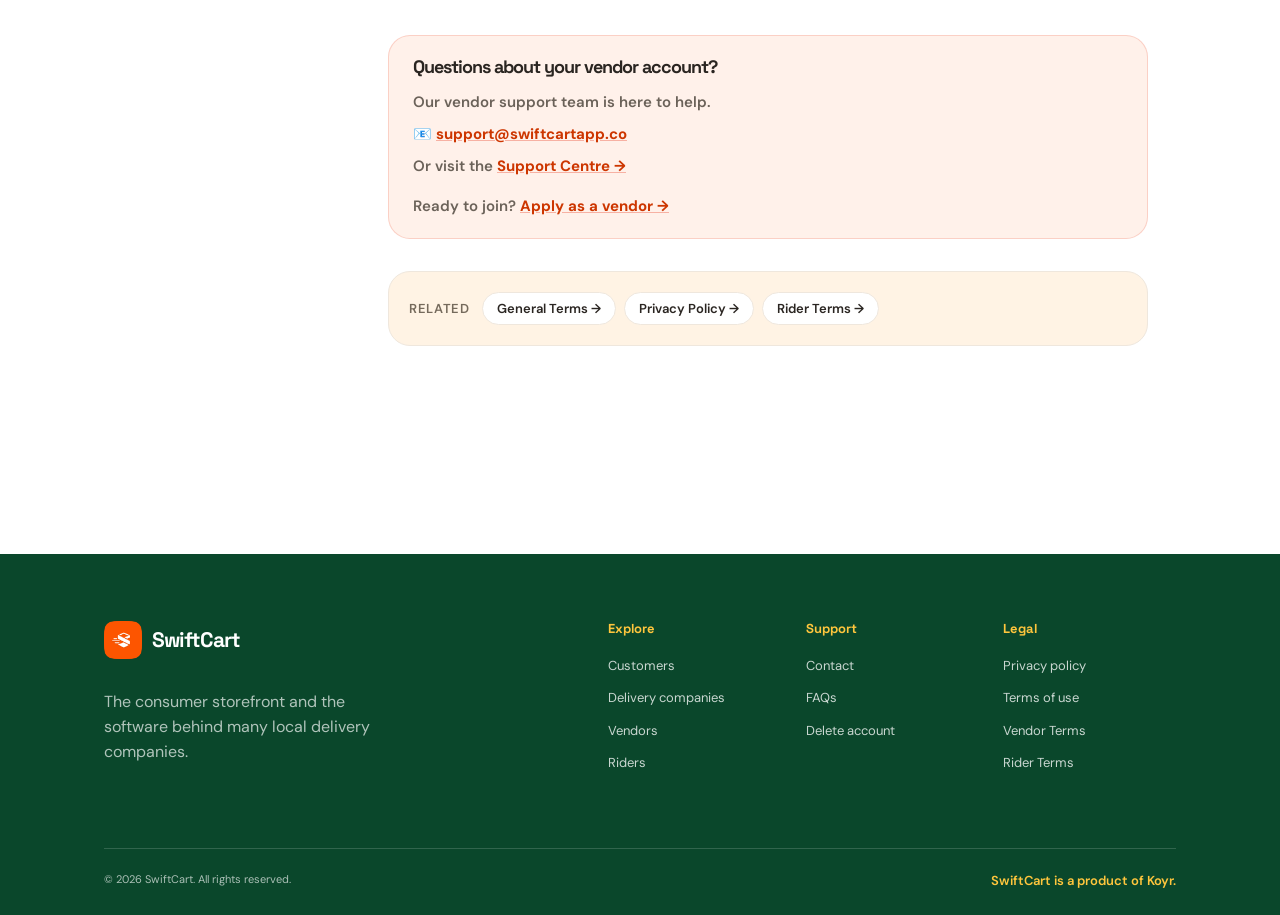
<file: vendor-terms.html>
<!DOCTYPE html>
<html lang="en">
<head>
  <meta charset="UTF-8">
  <meta name="viewport" content="width=device-width, initial-scale=1.0">

  <!-- ─── SEO ─────────────────────────────────────────────── -->
  <title>Vendor Terms and Conditions — SwiftCart</title>
  <meta name="description" content="SwiftCart Vendor Terms covering commissions, payouts, order fulfillment, and platform conduct requirements for sellers on our marketplace.">
  <meta name="keywords" content="SwiftCart vendor terms, vendor agreement Nigeria, SwiftCart seller terms, marketplace vendor conditions">
  <meta name="theme-color" content="#ff5a1f">
  <link rel="canonical" href="https://swiftcartapp.co/vendor-terms">

  <!-- ─── Open Graph ───────────────────────────────────────── -->
  <meta property="og:type"        content="website">
  <meta property="og:url"         content="https://swiftcartapp.co/vendor-terms">
  <meta property="og:title"       content="Vendor Terms and Conditions — SwiftCart">
  <meta property="og:description" content="SwiftCart Vendor Terms covering commissions, payouts, order fulfillment, and platform conduct requirements.">
  <meta property="og:image"       content="https://swiftcartapp.co/assets/images/og/homepage-og.jpg">
  <meta property="og:locale"      content="en_NG">
  <meta property="og:site_name"   content="SwiftCart">

  <!-- ─── Twitter Card ─────────────────────────────────────── -->
  <meta name="twitter:card"        content="summary_large_image">
  <meta name="twitter:title"       content="Vendor Terms and Conditions — SwiftCart">
  <meta name="twitter:description" content="SwiftCart Vendor Terms covering commissions, payouts, order fulfillment, and platform conduct requirements.">
  <meta name="twitter:image"       content="https://swiftcartapp.co/assets/images/og/homepage-og.jpg">

  <!-- ─── Favicon ─────────────────────────────────────────── -->
  <link rel="icon" type="image/svg+xml" href="/assets/images/brand/favicon.svg">
  <link rel="icon" type="image/png" sizes="96x96" href="/assets/images/brand/favicon-96.png">
  <link rel="apple-touch-icon" sizes="180x180" href="/assets/images/brand/apple-touch-icon.png">
  <link rel="manifest" href="/manifest.json">

  <!-- ─── Fonts ────────────────────────────────────────────── -->
  <link rel="preconnect" href="https://fonts.googleapis.com"><link rel="preconnect" href="https://fonts.gstatic.com" crossorigin><link href="https://fonts.googleapis.com/css2?family=DM+Sans:wght@400;500;600;700;800&family=Space+Grotesk:wght@500;600;700&display=swap" rel="stylesheet">

  <!-- ─── Styles ───────────────────────────────────────────── -->
  <link rel="stylesheet" href="/css/main.css">
  <link rel="stylesheet" href="/css/pages/home.css">
  <link rel="stylesheet" href="/css/pages/legal-pages.css">

  <!-- ─── Scripts ─────────────────────────────────────────── -->
  <script type="module" src="/js/main.js"></script>
</head>

<body class="sc-page">

  <a class="skip-link" href="#main">Skip to main content</a>

  <!-- ═══════════════════════════════════════════════════════
       HEADER  — light mode
  ═══════════════════════════════════════════════════════ -->
  <header class="site-header marketing-header" data-header><div class="container nav-shell"><a class="brand sc-brand" href="/index.html" aria-label="SwiftCart home"><img class="sc-brand-mark" src="/assets/images/brand/logo.png" alt="" aria-hidden="true" width="38" height="38"><span class="brand-name">SwiftCart</span></a><nav class="desktop-nav" aria-label="Primary navigation"><a href="/customers.html">Customers</a><a href="/companies.html">Companies</a><a href="/vendors.html">Vendors</a><a href="/riders.html">Riders</a><a href="/index.html#faqs">FAQs</a></nav><div class="nav-actions"><a class="nav-cta" href="/contact.html#waitlist">Join the waitlist</a></div><button class="menu-button sc-menu" type="button" aria-label="Open navigation menu" aria-expanded="false" aria-controls="mobile-menu" data-menu-button><span class="bar" aria-hidden="true"></span><span class="bar" aria-hidden="true"></span></button></div><nav class="mobile-menu" id="mobile-menu" aria-label="Mobile navigation" data-mobile-menu><a href="/customers.html">Customers</a><a href="/companies.html">Companies</a><a href="/vendors.html">Vendors</a><a href="/riders.html">Riders</a><a href="/index.html#faqs">FAQs</a><a class="button button--primary" href="/contact.html#waitlist">Join the waitlist</a></nav></header>


  <main id="main">

    <!-- ─────────────────────────────────────────────────────
         LEGAL HERO
    ───────────────────────────────────────────────────── -->
    <section class="legal-hero" aria-label="Vendor Terms header">
      <div class="container">

        <nav class="legal-breadcrumb" aria-label="Breadcrumb">
          <a href="/">Home</a>
          <span class="legal-breadcrumb-sep" aria-hidden="true">›</span>
          <a href="/terms.html">Terms of Service</a>
          <span class="legal-breadcrumb-sep" aria-hidden="true">›</span>
          <span class="legal-breadcrumb-current" aria-current="page">Vendor Terms</span>
        </nav>

        <span class="legal-doc-badge">🏪 Vendor Terms</span>

        <h1 class="legal-hero-title">Vendor Terms and Conditions</h1>

        <p class="legal-hero-sub">
          These terms apply to all businesses and individuals registered as vendors on the SwiftCart
          marketplace, covering your responsibilities, earnings, commissions, and conduct on our platform.
        </p>

        <div class="legal-hero-meta">
          <span class="legal-hero-meta-item">
            <span class="legal-hero-meta-dot" aria-hidden="true"></span>
            Effective: May 16, 2026
          </span>
          <span class="legal-hero-meta-item">
            <span class="legal-hero-meta-dot" aria-hidden="true"></span>
            Last Updated: May 16, 2026
          </span>
          <span class="legal-hero-meta-item">
            <span class="legal-hero-meta-dot" aria-hidden="true"></span>
            Applies to: Registered Vendors
          </span>
        </div>

        <!-- Supplement notice -->
        <div class="legal-supplement-banner">
          <span aria-hidden="true">📎</span>
          <strong>Supplementary:</strong> These Vendor Terms are in addition to — and must be read alongside —
          the <a href="/terms.html">SwiftCart General Terms of Service</a>.
          In case of conflict, the General Terms prevail.
        </div>

      </div>
    </section>


    <!-- ─────────────────────────────────────────────────────
         LEGAL CONTENT
    ───────────────────────────────────────────────────── -->
    <section class="legal-page-section">
      <div class="container">

        <div class="legal-layout legal-layout--with-toc">

          <!-- ── Sidebar TOC ── -->
          <aside>
            <button
              class="legal-toc-toggle"
              type="button"
              aria-expanded="false"
              aria-controls="toc-nav"
              id="toc-toggle"
            >
              On this page
              <span class="legal-toc-toggle-icon" aria-hidden="true">▾</span>
            </button>

            <nav class="legal-toc" id="toc-nav" data-toc aria-label="Table of contents">
              <ol>
                <li><a href="#eligibility">1. Eligibility and Onboarding</a></li>
                <li><a href="#verification">2. Vendor Verification</a></li>
                <li><a href="#listings">3. Product Listings</a></li>
                <li><a href="#fulfillment">4. Order Acceptance and Fulfillment</a></li>
                <li><a href="#commission">5. Commission and Fees</a></li>
                <li><a href="#earnings">6. Earnings and Payouts</a></li>
                <li><a href="#prohibited">7. Prohibited Activities</a></li>
                <li><a href="#fraud">8. Fake Orders and Fraud</a></li>
                <li><a href="#customer-relations">9. Customer Relations</a></li>
                <li><a href="#liability">10. Liability</a></li>
                <li><a href="#suspension">11. Suspension and Termination</a></li>
                <li><a href="#changes">12. Changes to Vendor Terms</a></li>
              </ol>
            </nav>
          </aside>

          <!-- ── Article ── -->
          <article class="legal-article" data-article aria-label="Vendor Terms content">

            <!-- § 1 -->
            <div class="legal-section" id="eligibility">
              <div class="prose">
                <h2>1. Vendor Eligibility and Onboarding</h2>
                <p>To operate as a vendor on SwiftCart you must:</p>
                <ul>
                  <li>Be a legal resident or registered business in Nigeria</li>
                  <li>Operate a legitimate physical or home-based business</li>
                  <li>Pass SwiftCart's vendor verification process</li>
                  <li>Agree to and comply with these Vendor Terms</li>
                </ul>
              </div>
            </div>

            <!-- § 2 -->
            <div class="legal-section" id="verification">
              <div class="prose">
                <h2>2. Vendor Verification</h2>
                <p>
                  Vendors are required to complete identity and store verification before going live.
                  This includes:
                </p>
                <ul>
                  <li>Valid government-issued ID of the account owner</li>
                  <li>Store name, address, and physical location verification</li>
                  <li>Phone number OTP verification</li>
                  <li>Bank account verification (for earnings payouts)</li>
                  <li>Product category approval (certain categories require additional documentation)</li>
                </ul>
                <p>
                  SwiftCart reserves the right to reject any vendor application without providing a reason.
                </p>
              </div>
            </div>

            <!-- § 3 -->
            <div class="legal-section" id="listings">
              <div class="prose">
                <h2>3. Product Listings</h2>
                <p>Vendors are solely responsible for:</p>
                <ul>
                  <li>Accuracy of product names, descriptions, and photographs</li>
                  <li>Accuracy of pricing (prices must match what is charged in-store)</li>
                  <li>Maintaining up-to-date availability status</li>
                  <li>Ensuring listed products are legal under Nigerian law</li>
                  <li>Not listing counterfeit, stolen, expired, or prohibited goods</li>
                </ul>
                <div class="legal-callout">
                  Listing inaccurate or misleading products may result in <strong>immediate suspension</strong>
                  without prior warning.
                </div>
              </div>
            </div>

            <!-- § 4 -->
            <div class="legal-section" id="fulfillment">
              <div class="prose">
                <h2>4. Order Acceptance and Fulfillment</h2>
                <h3>4.1 Acceptance Obligation</h3>
                <p>
                  Once an order is placed by a customer, you must accept or reject it promptly
                  (within the time window specified in the app, typically 5–10 minutes). Repeated
                  failure to respond to orders will result in account review.
                </p>
                <h3>4.2 Fulfillment Responsibility</h3>
                <p>
                  After accepting an order, you are responsible for preparing and packaging the order
                  to the expected standard and within the estimated preparation time you have set.
                </p>
                <h3>4.3 Order Rejection</h3>
                <p>
                  You may reject an order if an item is unavailable. You must update your menu to
                  reflect accurate availability to minimize customer-facing rejections.
                </p>
                <h3>4.4 Order Modification</h3>
                <p>
                  You may not substitute items without customer consent communicated through the app.
                  Unauthorized substitutions may result in refund liability.
                </p>
              </div>
            </div>

            <!-- § 5 -->
            <div class="legal-section" id="commission">
              <div class="prose">
                <h2>5. Commission and Fees</h2>
                <h3>5.1 Platform Commission</h3>
                <p>
                  SwiftCart charges a commission on each completed order. The current commission rate
                  is disclosed in your vendor dashboard at the time of registration. This rate may be
                  updated with 14 days' notice.
                </p>
                <h3>5.2 No Hidden Fees</h3>
                <p>
                  There are no listing fees or monthly subscription fees for standard vendor accounts
                  during the MVP phase.
                </p>
                <h3>5.3 Commission Deduction</h3>
                <p>
                  Commission is automatically deducted before earnings are credited to your
                  Available Earnings balance.
                </p>
              </div>
            </div>

            <!-- § 6 -->
            <div class="legal-section" id="earnings">
              <div class="prose">
                <h2>6. Earnings and Payouts</h2>
                <h3>6.1 Earnings Balance</h3>
                <p>
                  Your <strong>Available Earnings</strong> balance represents money owed to you for
                  completed, confirmed orders after platform commission has been deducted. This is
                  <strong>NOT a bank account, savings account, or stored-value wallet</strong>. It is
                  a record of earnings pending disbursement.
                </p>
                <h3>6.2 Payout Schedule</h3>
                <p>
                  Payouts are processed on a regular schedule (as published in your vendor dashboard)
                  to your registered bank account via Paystack. A minimum payout threshold applies.
                </p>
                <h3>6.3 Payout Hold Period</h3>
                <p>
                  Earnings from an order are held for 24–48 hours after delivery confirmation to allow
                  for dispute resolution before being released for payout.
                </p>
                <h3>6.4 Payout Failure</h3>
                <p>
                  If a payout fails due to incorrect bank details, you are responsible for providing
                  corrected information. SwiftCart is not liable for delays caused by bank errors or
                  incorrect account information provided by the vendor.
                </p>
                <h3>6.5 Payout Adjustments</h3>
                <p>SwiftCart may deduct from your earnings to cover:</p>
                <ul>
                  <li>Refunds issued due to vendor fault</li>
                  <li>Penalties for policy violations</li>
                  <li>Chargeback recoveries</li>
                </ul>
              </div>
            </div>

            <!-- § 7 -->
            <div class="legal-section" id="prohibited">
              <div class="prose">
                <h2>7. Prohibited Vendor Activities</h2>
                <p>Vendors must <strong>NOT</strong>:</p>
                <ul>
                  <li>Solicit customers to place orders off-platform to avoid commission</li>
                  <li>Accept payment directly from customers for SwiftCart orders</li>
                  <li>List illegal, counterfeit, or prohibited items</li>
                  <li>Fabricate order completion or delivery confirmation</li>
                  <li>Operate multiple accounts to circumvent suspension</li>
                  <li>List products in categories they are not approved for</li>
                  <li>Bribe, threaten, or manipulate riders or customers</li>
                  <li>Attempt to manipulate ratings or reviews</li>
                </ul>
              </div>
            </div>

            <!-- § 8 -->
            <div class="legal-section" id="fraud">
              <div class="prose">
                <h2>8. Fake Orders and Fraud</h2>
                <h3>8.1 Fake Order Policy</h3>
                <p>
                  If SwiftCart determines a vendor has placed, accepted, or coordinated fake orders
                  to fraudulently inflate payout balances, the vendor will be:
                </p>
                <ul>
                  <li>Immediately suspended</li>
                  <li>Subject to full earnings forfeiture for the affected period</li>
                  <li>Reported to relevant authorities where applicable</li>
                </ul>
                <h3>8.2 Off-Platform Transactions</h3>
                <p>
                  Coordinating with customers to complete transactions outside SwiftCart after initial
                  contact through the platform is a serious violation.
                </p>
                <ul>
                  <li><strong>First offense:</strong> Formal warning</li>
                  <li><strong>Second offense:</strong> Permanent suspension</li>
                </ul>
              </div>
            </div>

            <!-- § 9 -->
            <div class="legal-section" id="customer-relations">
              <div class="prose">
                <h2>9. Customer Relations</h2>
                <p>Vendors are expected to:</p>
                <ul>
                  <li>Respond professionally to customer inquiries</li>
                  <li>Package orders securely and hygienically</li>
                  <li>Honor stated preparation times</li>
                  <li>Not engage in discriminatory practices</li>
                </ul>
                <p>
                  Vendors who consistently receive low ratings, fail to fulfill orders, or generate
                  frequent customer complaints will be subject to performance review and potential suspension.
                </p>
              </div>
            </div>

            <!-- § 10 -->
            <div class="legal-section" id="liability">
              <div class="prose">
                <h2>10. Liability</h2>
                <p>Vendors are solely liable for:</p>
                <ul>
                  <li>The quality, safety, and legality of products sold</li>
                  <li>Food safety and hygiene standards (for food vendors)</li>
                  <li>Any personal injury or property damage caused by defective products</li>
                  <li>Tax obligations on earnings received through SwiftCart</li>
                </ul>
                <p>
                  SwiftCart facilitates the transaction and is not responsible for product liability
                  claims. Vendors indemnify SwiftCart against any claims arising from their products.
                </p>
              </div>
            </div>

            <!-- § 11 -->
            <div class="legal-section" id="suspension">
              <div class="prose">
                <h2>11. Suspension and Termination</h2>
                <p>SwiftCart may suspend or terminate a vendor account if the vendor:</p>
                <ul>
                  <li>Violates these Vendor Terms or the General Terms of Service</li>
                  <li>Receives sustained low ratings below the minimum threshold</li>
                  <li>Engages in fraudulent activity</li>
                  <li>Fails to meet order fulfillment standards</li>
                  <li>Receives verified misconduct reports from customers or riders</li>
                </ul>
                <p>
                  Upon termination, any unpaid earnings will be processed after a 30-day review period,
                  subject to outstanding liabilities.
                </p>
              </div>
            </div>

            <!-- § 12 -->
            <div class="legal-section" id="changes">
              <div class="prose">
                <h2>12. Changes to Vendor Terms</h2>
                <p>
                  SwiftCart reserves the right to update these terms with 14 days' notice via email
                  or in-app notification. Continued use of the vendor platform after the effective
                  date constitutes acceptance of the updated terms.
                </p>
              </div>
            </div>

            <!-- Contact -->
            <div class="legal-contact-box" style="margin-top: var(--space-10);">
              <h3>Questions about your vendor account?</h3>
              <p>Our vendor support team is here to help.</p>
              <p>📧 <a href="mailto:support@swiftcartapp.co">support@swiftcartapp.co</a></p>
              <p>Or visit the <a href="/contact.html">Support Centre →</a></p>
              <p style="margin-top: var(--space-4);">
                Ready to join? <a href="/vendors.html"><strong>Apply as a vendor →</strong></a>
              </p>
            </div>

            <!-- Cross-links -->
            <div class="legal-crosslink" style="margin-top: var(--space-8);">
              <span class="legal-crosslink-label">Related</span>
              <div class="legal-crosslink-links">
                <a class="legal-crosslink-link" href="/terms.html">General Terms →</a>
                <a class="legal-crosslink-link" href="/privacy.html">Privacy Policy →</a>
                <a class="legal-crosslink-link" href="/rider-terms.html">Rider Terms →</a>
              </div>
            </div>

          </article>
        </div>
      </div>
    </section>

  </main>


  <!-- ═══════════════════════════════════════════════════════
       FOOTER
  ═══════════════════════════════════════════════════════ -->
  <footer class="marketing-footer"><div class="container"><div class="footer-top"><div><a class="brand sc-brand" href="/index.html" aria-label="SwiftCart home"><img class="sc-brand-mark" src="/assets/images/brand/logo.png" alt="" aria-hidden="true" width="38" height="38"><span class="brand-name">SwiftCart</span></a><p class="footer-tagline">The consumer storefront and the software behind many local delivery companies.</p></div><div class="footer-links"><div><h3>Explore</h3><a href="/customers.html">Customers</a><a href="/companies.html">Delivery companies</a><a href="/vendors.html">Vendors</a><a href="/riders.html">Riders</a></div><div><h3>Support</h3><a href="/contact.html">Contact</a><a href="/index.html#faqs">FAQs</a><a href="/delete-account.html">Delete account</a></div><div><h3>Legal</h3><a href="/privacy.html">Privacy policy</a><a href="/terms.html">Terms of use</a><a href="/vendor-terms.html">Vendor Terms</a><a href="/rider-terms.html">Rider Terms</a></div></div></div><div class="footer-bottom"><span>&copy; <span id="footer-year">2026</span> SwiftCart. All rights reserved.</span><span class="footer-koyr">SwiftCart is a product of Koyr.</span></div></div></footer>

  <script>
    const y = document.getElementById("footer-year");
    if (y) y.textContent = new Date().getFullYear();
  </script>

  <script>
    const tocToggle = document.getElementById("toc-toggle");
    const tocNav    = document.getElementById("toc-nav");
    if (tocToggle && tocNav) {
      tocToggle.addEventListener("click", () => {
        const expanded = tocToggle.getAttribute("aria-expanded") === "true";
        tocToggle.setAttribute("aria-expanded", String(!expanded));
        tocNav.classList.toggle("is-open", !expanded);
      });
    }
  </script>

</body>
</html>
</file>
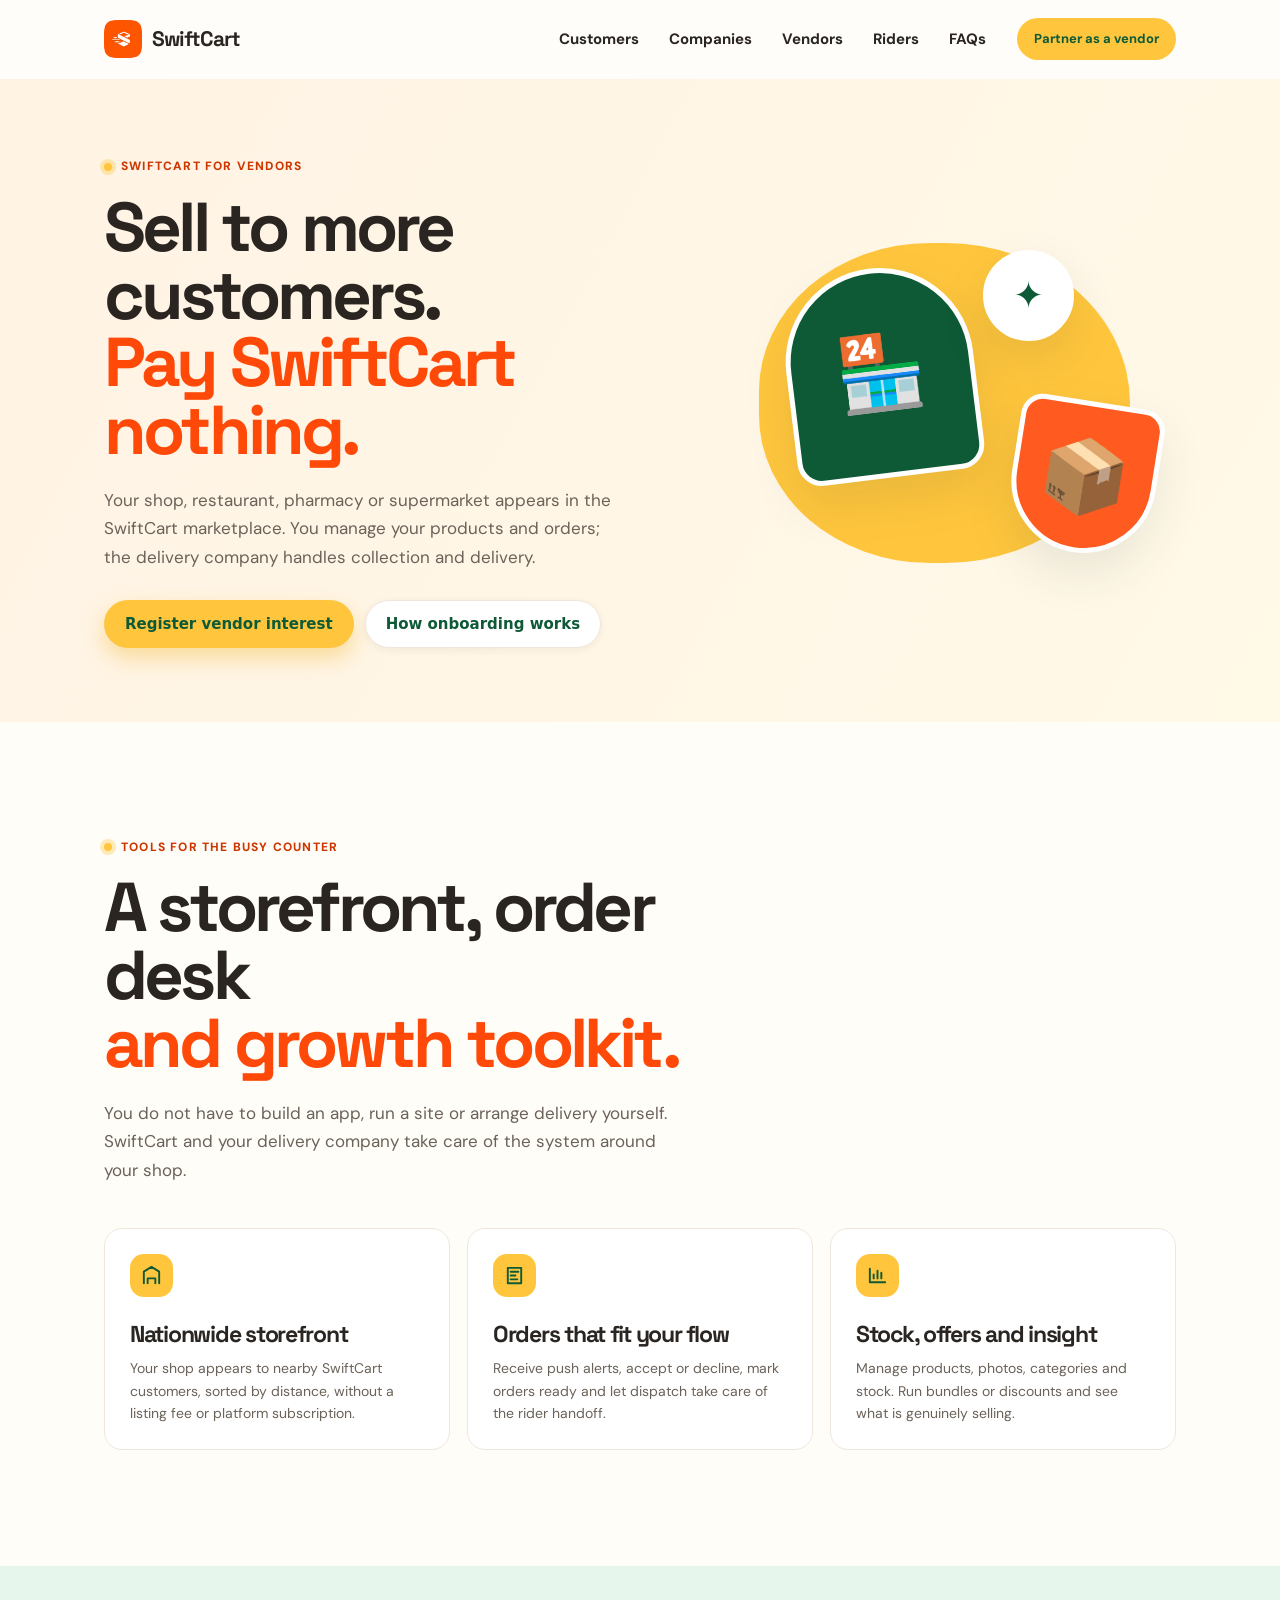
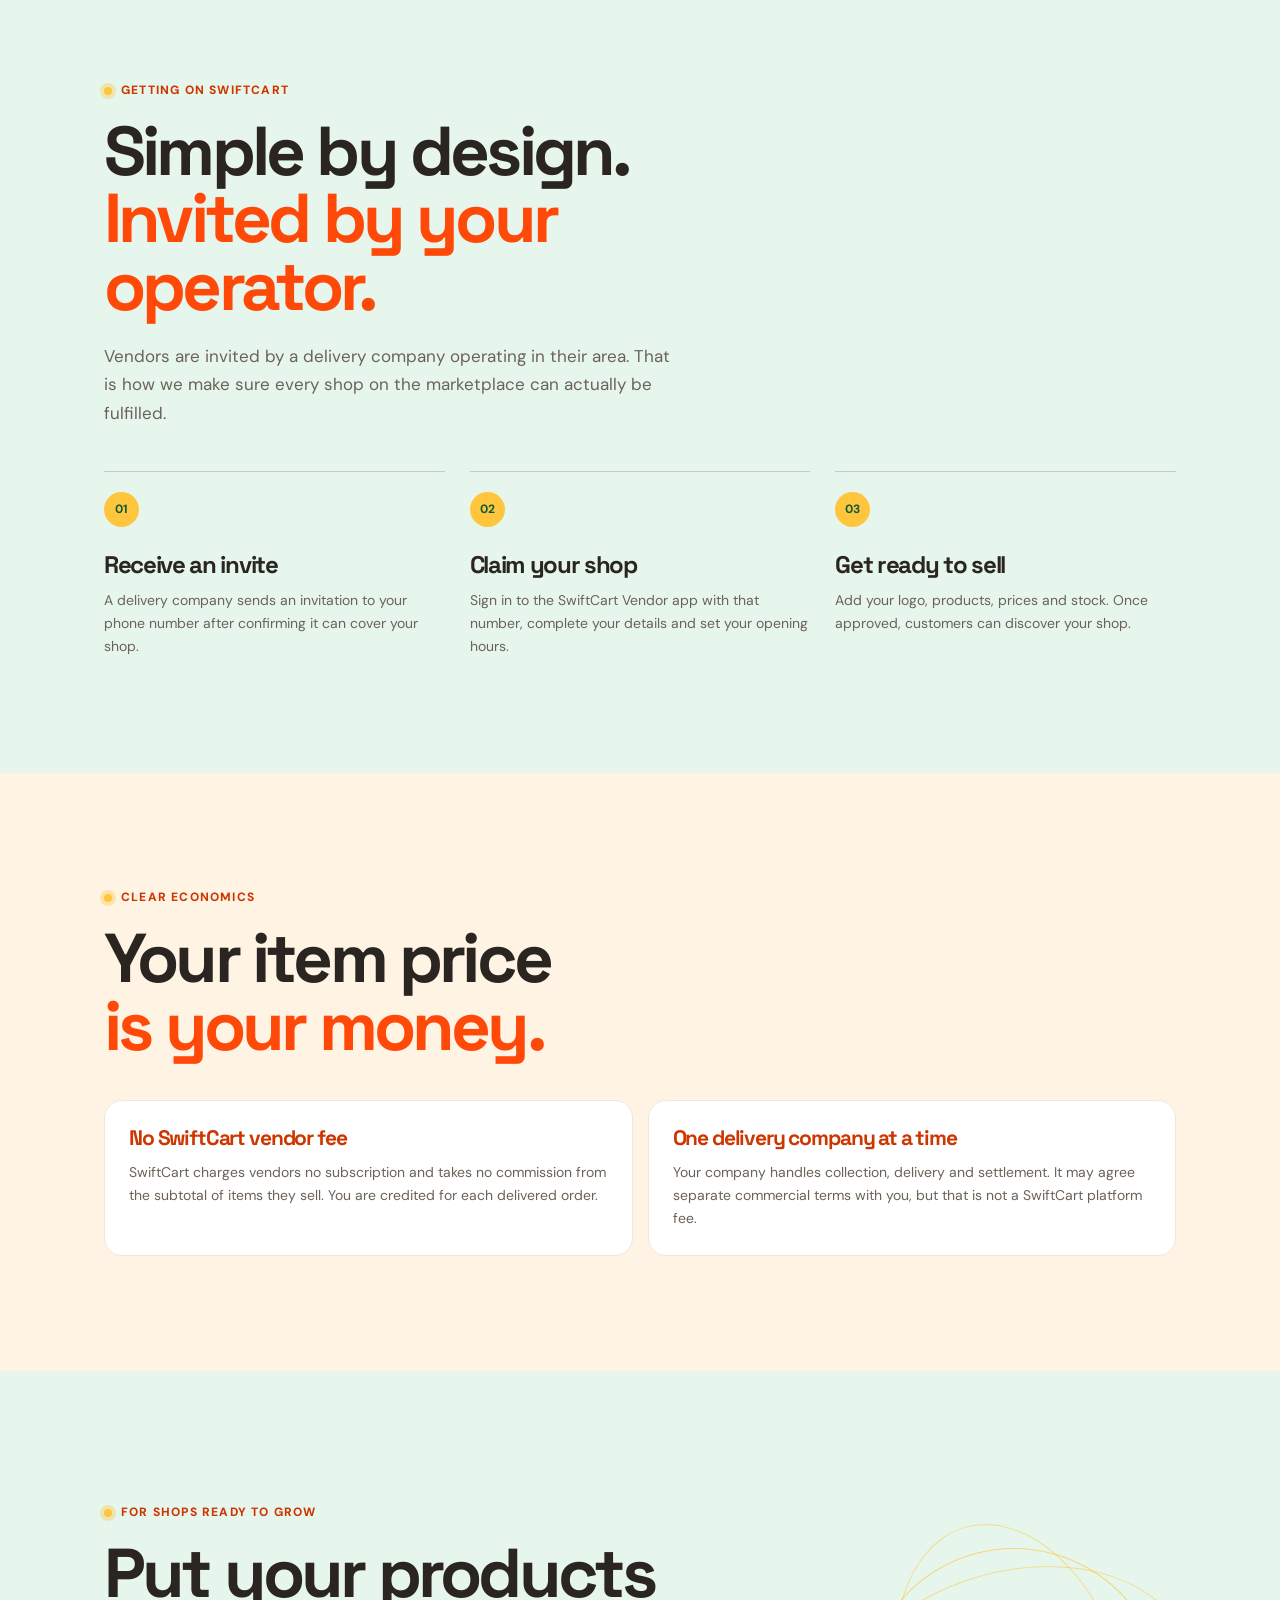
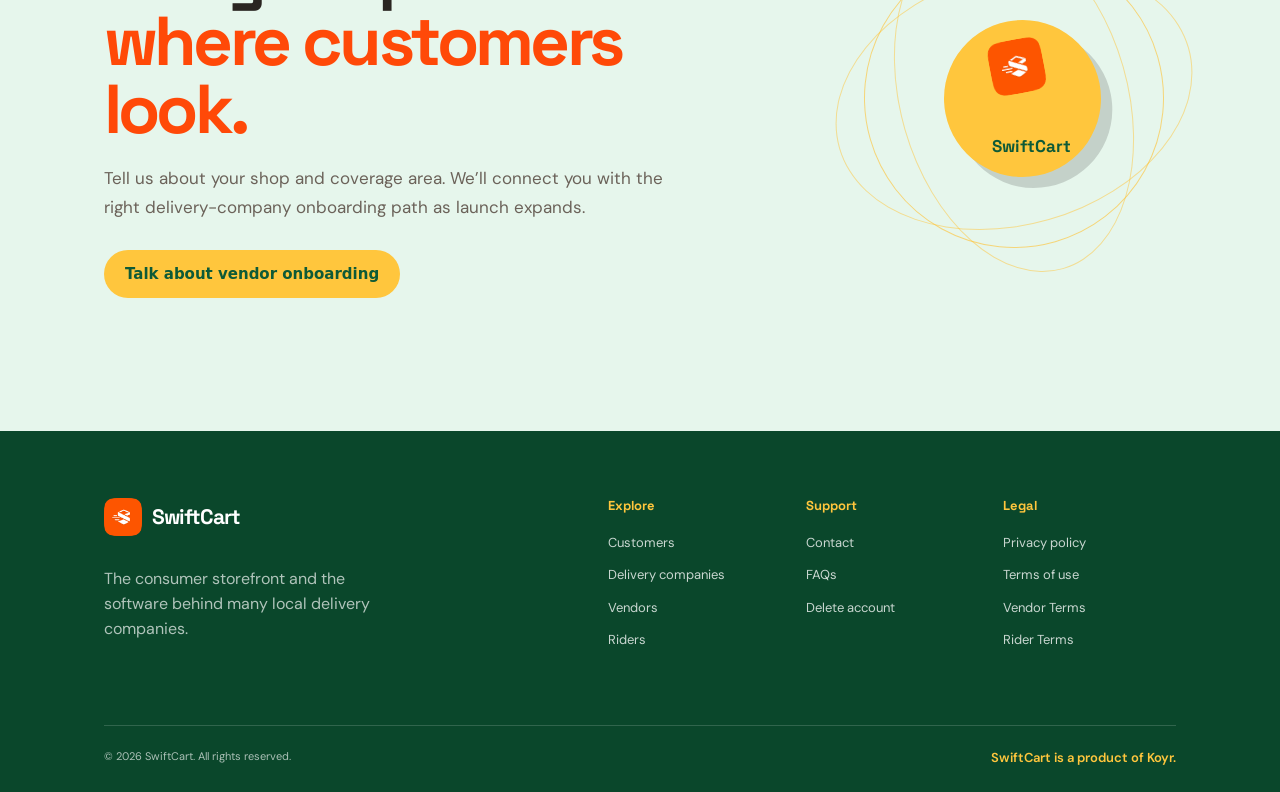
<file: vendors.html>
<!doctype html><html lang="en-NG"><head><meta charset="utf-8"><meta name="viewport" content="width=device-width,initial-scale=1"><title>SwiftCart for Vendors | Sell to more customers at no platform cost</title><meta name="description" content="SwiftCart gives shops, restaurants, pharmacies and supermarkets a nationwide storefront, order tools, inventory control and promotions—with no SwiftCart vendor fee."><link rel="canonical" href="https://swiftcartapp.co/vendors"><link rel="icon" type="image/svg+xml" href="/assets/images/brand/favicon.svg"><link rel="preconnect" href="https://fonts.googleapis.com"><link rel="preconnect" href="https://fonts.gstatic.com" crossorigin><link href="https://fonts.googleapis.com/css2?family=DM+Sans:wght@400;500;600;700;800&family=Space+Grotesk:wght@500;600;700&display=swap" rel="stylesheet"><link rel="stylesheet" href="/css/main.css"><link rel="stylesheet" href="/css/pages/home.css"><script type="module" src="/js/main.js"></script>
  <meta name="theme-color" content="#ff5a1f">
  <link rel="icon" type="image/png" sizes="96x96" href="/assets/images/brand/favicon-96.png">
  <link rel="apple-touch-icon" sizes="180x180" href="/assets/images/brand/apple-touch-icon.png">
  <link rel="manifest" href="/manifest.json">
  <meta property="og:type" content="website">
  <meta property="og:title" content="SwiftCart for Vendors | Sell to more customers at no platform cost">
  <meta property="og:description" content="SwiftCart gives shops, restaurants, pharmacies and supermarkets a nationwide storefront, order tools, inventory control and promotions—with no SwiftCart vendor fee.">
  <meta property="og:url" content="https://swiftcartapp.co/vendors">
  <meta property="og:site_name" content="SwiftCart">
  <meta property="og:image" content="https://swiftcartapp.co/assets/images/og/homepage-og.jpg">
  <meta name="twitter:card" content="summary_large_image">
  <meta name="twitter:title" content="SwiftCart for Vendors | Sell to more customers at no platform cost">
  <meta name="twitter:description" content="SwiftCart gives shops, restaurants, pharmacies and supermarkets a nationwide storefront, order tools, inventory control and promotions—with no SwiftCart vendor fee.">
  <meta name="twitter:image" content="https://swiftcartapp.co/assets/images/og/homepage-og.jpg">
</head>
<body class="sc-page"><a class="skip-link" href="#main">Skip to main content</a><header class="site-header marketing-header" data-header><div class="container nav-shell"><a class="brand sc-brand" href="/index.html"><img class="sc-brand-mark" src="/assets/images/brand/logo.png" alt="" aria-hidden="true" width="38" height="38"><span class="brand-name">SwiftCart</span></a><nav class="desktop-nav" aria-label="Primary navigation"><a href="/customers.html">Customers</a><a href="/companies.html">Companies</a><a href="/vendors.html" aria-current="page">Vendors</a><a href="/riders.html">Riders</a><a href="/index.html#faqs">FAQs</a></nav><div class="nav-actions"><a class="nav-cta" href="/contact.html?interest=vendor#waitlist">Partner as a vendor</a></div><button class="menu-button sc-menu" type="button" aria-label="Open navigation menu" aria-expanded="false" aria-controls="mobile-menu" data-menu-button><span class="bar"></span><span class="bar"></span></button></div><nav class="mobile-menu" id="mobile-menu" aria-label="Mobile navigation" data-mobile-menu><a href="/customers.html">Customers</a><a href="/companies.html">Companies</a><a href="/vendors.html">Vendors</a><a href="/riders.html">Riders</a><a href="/contact.html?interest=vendor#waitlist" class="button button--primary">Partner as a vendor</a></nav></header>
<main id="main"><section class="page-hero"><div class="container page-hero__grid"><div class="reveal"><p class="eyebrow">SwiftCart for vendors</p><h1 class="display">Sell to more customers.<br><em>Pay SwiftCart nothing.</em></h1><p class="lede">Your shop, restaurant, pharmacy or supermarket appears in the SwiftCart marketplace. You manage your products and orders; the delivery company handles collection and delivery.</p><div class="page-hero__actions"><a class="button button--primary" href="/contact.html?interest=vendor#waitlist">Register vendor interest</a><a class="button button--secondary" href="#how-it-works">How onboarding works</a></div></div><div class="page-hero__art reveal" data-delay="1" aria-hidden="true"><div class="page-hero__orb"></div><div class="page-hero__tile page-hero__tile--one">🏪</div><div class="page-hero__tile page-hero__tile--two">📦</div><div class="page-hero__tile page-hero__tile--three">✦</div></div></div></section>
<section class="section audience-section"><div class="container"><div class="section-head reveal"><p class="eyebrow">Tools for the busy counter</p><h2 class="display">A storefront, order desk<br><em>and growth toolkit.</em></h2><p class="lede">You do not have to build an app, run a site or arrange delivery yourself. SwiftCart and your delivery company take care of the system around your shop.</p></div><div class="feature-columns"><article class="feature-column reveal"><svg class="icon" viewBox="0 0 24 24"><path d="M4 20V8l8-5 8 5v12M8 20v-5h8v5"/></svg><h3>Nationwide storefront</h3><p>Your shop appears to nearby SwiftCart customers, sorted by distance, without a listing fee or platform subscription.</p></article><article class="feature-column reveal" data-delay="1"><svg class="icon" viewBox="0 0 24 24"><path d="M5 4h14v16H5zM8 8h8M8 12h5M8 16h7"/></svg><h3>Orders that fit your flow</h3><p>Receive push alerts, accept or decline, mark orders ready and let dispatch take care of the rider handoff.</p></article><article class="feature-column reveal" data-delay="2"><svg class="icon" viewBox="0 0 24 24"><path d="M4 19V5m0 14h16M8 15v-4m4 4V7m4 8v-6"/></svg><h3>Stock, offers and insight</h3><p>Manage products, photos, categories and stock. Run bundles or discounts and see what is genuinely selling.</p></article></div></div></section>
<section class="section how-it-works" id="how-it-works"><div class="container"><div class="section-head reveal"><p class="eyebrow">Getting on SwiftCart</p><h2 class="display">Simple by design.<br><em>Invited by your operator.</em></h2><p class="lede">Vendors are invited by a delivery company operating in their area. That is how we make sure every shop on the marketplace can actually be fulfilled.</p></div><div class="step-grid"><article class="step reveal"><b>01</b><h3>Receive an invite</h3><p>A delivery company sends an invitation to your phone number after confirming it can cover your shop.</p></article><article class="step reveal" data-delay="1"><b>02</b><h3>Claim your shop</h3><p>Sign in to the SwiftCart Vendor app with that number, complete your details and set your opening hours.</p></article><article class="step reveal" data-delay="2"><b>03</b><h3>Get ready to sell</h3><p>Add your logo, products, prices and stock. Once approved, customers can discover your shop.</p></article></div></div></section>
<section class="section responsibility"><div class="container"><div class="section-head reveal"><p class="eyebrow">Clear economics</p><h2 class="display">Your item price<br><em>is your money.</em></h2></div><div class="responsibility-grid"><article class="responsibility-card reveal"><h3>No SwiftCart vendor fee</h3><p>SwiftCart charges vendors no subscription and takes no commission from the subtotal of items they sell. You are credited for each delivered order.</p></article><article class="responsibility-card reveal" data-delay="1"><h3>One delivery company at a time</h3><p>Your company handles collection, delivery and settlement. It may agree separate commercial terms with you, but that is not a SwiftCart platform fee.</p></article></div></div></section>
<section class="waitlist-band"><div class="container waitlist-grid"><div><p class="eyebrow">For shops ready to grow</p><h2 class="display">Put your products<br><em>where customers look.</em></h2><p class="lede">Tell us about your shop and coverage area. We’ll connect you with the right delivery-company onboarding path as launch expands.</p><p class="page-hero__actions"><a class="button button--lime" href="/contact.html?interest=vendor#waitlist">Talk about vendor onboarding</a></p></div><div class="waitlist-art" aria-hidden="true"><div class="waitlist-orbit"></div><div class="waitlist-mark"><img src="/assets/images/brand/logo.png" alt="" width="54" height="54"><span>SwiftCart</span></div></div></div></section></main>
<footer class="marketing-footer"><div class="container"><div class="footer-top"><div><a class="brand sc-brand" href="/index.html" aria-label="SwiftCart home"><img class="sc-brand-mark" src="/assets/images/brand/logo.png" alt="" aria-hidden="true" width="38" height="38"><span class="brand-name">SwiftCart</span></a><p class="footer-tagline">The consumer storefront and the software behind many local delivery companies.</p></div><div class="footer-links"><div><h3>Explore</h3><a href="/customers.html">Customers</a><a href="/companies.html">Delivery companies</a><a href="/vendors.html">Vendors</a><a href="/riders.html">Riders</a></div><div><h3>Support</h3><a href="/contact.html">Contact</a><a href="/index.html#faqs">FAQs</a><a href="/delete-account.html">Delete account</a></div><div><h3>Legal</h3><a href="/privacy.html">Privacy policy</a><a href="/terms.html">Terms of use</a><a href="/vendor-terms.html">Vendor Terms</a><a href="/rider-terms.html">Rider Terms</a></div></div></div><div class="footer-bottom"><span>&copy; <span id="footer-year">2026</span> SwiftCart. All rights reserved.</span><span class="footer-koyr">SwiftCart is a product of Koyr.</span></div></div></footer><div class="toast" data-toast role="status" aria-live="polite"></div></body></html>
</file>
<file: css/main.css>
/* ============================================================
   SwiftCart — main.css (BUNDLED, generated by scripts/build-css.sh)
   Do NOT edit directly. Edit the partials under css/{base,layout,components}/
   then re-run: bash scripts/build-css.sh
   Bundling avoids the render-blocking @import waterfall.
   ============================================================ */

/* ── base/tokens.css ─────────────────────────────────── */
/* ============================================================
   SwiftCart Design Tokens
   Single source of truth for all visual primitives.
   Never hardcode values that exist here.
   ============================================================ */

:root {

  /* ----------------------------------------------------------
     TYPOGRAPHY
  ---------------------------------------------------------- */
  --font-display: "Clash Display", "Satoshi", system-ui, -apple-system, sans-serif;
  --font-sans:    "Satoshi", system-ui, -apple-system, BlinkMacSystemFont, sans-serif;


  /* ----------------------------------------------------------
     BRAND — Core identity
  ---------------------------------------------------------- */
  --color-brand:        #E8391D;
  --color-brand-dark:   #C42E14;
  --color-brand-mid:    #FF5722;
  --color-brand-light:  #FF6B35;
  --color-brand-soft:   #FEF2F0;
  --color-brand-glow:   rgba(232, 57, 29, 0.32);
  --color-brand-glow-sm: rgba(232, 57, 29, 0.20);


  /* ----------------------------------------------------------
     GRADIENTS
  ---------------------------------------------------------- */
  --gradient-brand:          linear-gradient(135deg, #E8391D 0%, #FF5722 100%);
  --gradient-brand-vivid:    linear-gradient(135deg, #E8391D 0%, #FF6B35 55%, #FF8C42 100%);
  --gradient-brand-radial:   radial-gradient(ellipse at center, #FF5722 0%, #E8391D 100%);

  /* Dark hero backgrounds */
  --gradient-dark-hero:      linear-gradient(145deg, #0A0A0F 0%, #130808 55%, #0D0505 100%);
  --gradient-dark-section:   linear-gradient(180deg, #0F0F14 0%, #0A0A0F 100%);

  /* Ambient light bleed — the "orb" feel */
  --gradient-orb-hero:       radial-gradient(ellipse 70% 60% at 72% 40%, rgba(232,57,29,0.22) 0%, rgba(232,57,29,0.06) 50%, transparent 75%);
  --gradient-orb-secondary:  radial-gradient(ellipse 50% 50% at 20% 80%, rgba(255,87,34,0.12) 0%, transparent 65%);

  /* Card & surface gradients */
  --gradient-glass-border:   linear-gradient(135deg, rgba(255,255,255,0.18) 0%, rgba(255,255,255,0.04) 100%);
  --gradient-card-warm:      linear-gradient(135deg, #FFFFFF 0%, #FFF8F5 100%);
  --gradient-cta-band:       linear-gradient(135deg, #E8391D 0%, #FF5722 60%, #FF6B35 100%);


  /* ----------------------------------------------------------
     LIGHT SURFACE SYSTEM (white/light sections)
  ---------------------------------------------------------- */
  --color-page:           #F8F8F8;
  --color-surface:        #FFFFFF;
  --color-surface-warm:   #FFF8F5;
  --color-surface-2:      #F3F4F6;
  --color-surface-raised: #F5F6F8; /* Slightly elevated light surface (cards, toggles) */

  /* Light text & borders */
  --color-ink:          #0A0A0F;
  --color-ink-muted:    #4B5563;
  --color-ink-soft:     #9CA3AF;
  --color-ink-faint:    #C2C6CF; /* Very subtle — breadcrumbs, meta, labels */
  --color-line:         #E5E7EB;
  --color-line-soft:    #F0F1F3;


  /* ----------------------------------------------------------
     DARK SURFACE SYSTEM (dark sections & hero)
  ---------------------------------------------------------- */
  --color-dark:         #0A0A0F;
  --color-dark-2:       #111118;
  --color-dark-3:       #1A1A24;
  --color-dark-4:       #22222E;

  /* Dark text & borders */
  --color-dark-ink:     #FFFFFF;
  --color-dark-muted:   rgba(255, 255, 255, 0.62);
  --color-dark-soft:    rgba(255, 255, 255, 0.38);
  --color-dark-line:    rgba(255, 255, 255, 0.10);
  --color-dark-line-soft: rgba(255, 255, 255, 0.06);


  /* ----------------------------------------------------------
     GLASS SYSTEM
  ---------------------------------------------------------- */
  --glass-bg:           rgba(255, 255, 255, 0.06);
  --glass-bg-mid:       rgba(255, 255, 255, 0.10);
  --glass-bg-light:     rgba(255, 255, 255, 0.86);
  --glass-border:       rgba(255, 255, 255, 0.12);
  --glass-border-strong: rgba(255, 255, 255, 0.20);
  --glass-blur:         blur(22px);
  --glass-blur-heavy:   blur(36px);


  /* ----------------------------------------------------------
     SEMANTIC COLORS
  ---------------------------------------------------------- */
  --color-success:      #10B981;
  --color-success-soft: rgba(16, 185, 129, 0.12);
  --color-warning:      #F59E0B;
  --color-warning-soft: rgba(245, 158, 11, 0.12);
  --color-danger:       #EF4444;
  --color-danger-soft:  rgba(239, 68, 68, 0.12);
  --color-info:         #3B82F6;
  --color-info-soft:    rgba(59, 130, 246, 0.12);


  /* ----------------------------------------------------------
     SHADOWS
  ---------------------------------------------------------- */
  /* Light section shadows */
  --shadow-xs:      0 2px 8px rgba(15, 23, 42, 0.06);
  --shadow-sm:      0 4px 16px rgba(15, 23, 42, 0.08);
  --shadow-card:    0 12px 36px rgba(15, 23, 42, 0.10);
  --shadow-soft:    0 20px 60px rgba(15, 23, 42, 0.10);
  --shadow-header:  0 8px 30px rgba(15, 23, 42, 0.10);

  /* Brand glow shadows */
  --shadow-brand:    0 14px 40px rgba(232, 57, 29, 0.32);
  --shadow-brand-sm: 0 6px 20px rgba(232, 57, 29, 0.24);
  --shadow-brand-lg: 0 24px 64px rgba(232, 57, 29, 0.36);

  /* Dark/glass shadows */
  --shadow-dark:    0 24px 60px rgba(0, 0, 0, 0.44);
  --shadow-glass:   0 8px 32px rgba(0, 0, 0, 0.32), inset 0 1px 0 rgba(255, 255, 255, 0.12);
  --shadow-glass-lg: 0 20px 60px rgba(0, 0, 0, 0.40), inset 0 1px 0 rgba(255, 255, 255, 0.14);


  /* ----------------------------------------------------------
     BORDER RADIUS
  ---------------------------------------------------------- */
  --radius-xs:   6px;
  --radius-sm:   10px;
  --radius-md:   16px;
  --radius-lg:   22px;
  --radius-xl:   30px;
  --radius-2xl:  40px;
  --radius-full: 999px;


  /* ----------------------------------------------------------
     SPACING — 4px base scale
  ---------------------------------------------------------- */
  --space-1:  4px;
  --space-2:  8px;
  --space-3:  12px;
  --space-4:  16px;
  --space-5:  20px;
  --space-6:  24px;
  --space-8:  32px;
  --space-10: 40px;
  --space-12: 48px;
  --space-14: 56px;
  --space-16: 64px;
  --space-18: 72px;
  --space-20: 80px;
  --space-24: 96px;
  --space-28: 112px;
  --space-32: 128px;


  /* ----------------------------------------------------------
     CONTAINERS
  ---------------------------------------------------------- */
  --container-narrow:  760px;
  --container-default: 1120px;
  --container-wide:    1280px;
  --container-padding: 24px;


  /* ----------------------------------------------------------
     MOTION
  ---------------------------------------------------------- */
  --duration-instant: 80ms;
  --duration-fast:    150ms;
  --duration-base:    240ms;
  --duration-slow:    480ms;
  --duration-xslow:   720ms;

  --ease-standard:  cubic-bezier(0.2, 0.8, 0.2, 1);
  --ease-spring:    cubic-bezier(0.34, 1.56, 0.64, 1);
  --ease-out-expo:  cubic-bezier(0.16, 1, 0.3, 1);
  --ease-in-expo:   cubic-bezier(0.7, 0, 0.84, 0);
  --ease-smooth:    cubic-bezier(0.4, 0, 0.2, 1);


  /* ----------------------------------------------------------
     Z-INDEX SCALE
  ---------------------------------------------------------- */
  --z-base:    1;
  --z-above:   10;
  --z-nav:     40;
  --z-header:  50;
  --z-modal:   60;
  --z-toast:   70;
  --z-skip:    100;
}

/* ── base/reset.css ─────────────────────────────────── */
/* ============================================================
   SwiftCart — CSS Reset
   Modern, opinionated reset for consistent baseline.
   ============================================================ */

*,
*::before,
*::after {
  box-sizing: border-box;
  margin: 0;
  padding: 0;
}

html {
  scroll-behavior: smooth;
  -webkit-text-size-adjust: 100%;
  tab-size: 4;
}

body {
  background: var(--color-page);
  color: var(--color-ink);
  font-family: var(--font-sans);
  font-size: 16px;
  line-height: 1.65;
  text-rendering: optimizeLegibility;
  -webkit-font-smoothing: antialiased;
  -moz-osx-font-smoothing: grayscale;
  overflow-x: hidden;
}

body.is-menu-open {
  overflow: hidden;
}

/* Media */
img,
svg,
picture,
video,
canvas,
iframe {
  display: block;
  max-width: 100%;
}

img,
video {
  height: auto;
}

/* Links */
a {
  color: inherit;
  text-decoration: none;
}

/* Form elements inherit font */
button,
input,
textarea,
select,
optgroup {
  font: inherit;
  color: inherit;
}

button {
  cursor: pointer;
  border: none;
  background: none;
  line-height: 1;
}

/* Remove list styling when used as nav */
ul[role="list"],
ol[role="list"] {
  list-style: none;
}

/* Typography flow */
h1, h2, h3, h4, h5, h6 {
  overflow-wrap: break-word;
  hyphens: auto;
}

p {
  overflow-wrap: break-word;
}

/* Tables */
table {
  border-collapse: collapse;
  border-spacing: 0;
}

/* Remove default fieldset styles */
fieldset {
  border: none;
}

/* Hidden */
[hidden] {
  display: none !important;
}

/* Textarea no horizontal resize */
textarea {
  resize: vertical;
}

/* ============================================================
   Reduced Motion — disable all animation for accessibility
   ============================================================ */
@media (prefers-reduced-motion: reduce) {
  html {
    scroll-behavior: auto;
  }

  *,
  *::before,
  *::after {
    animation-duration: 1ms !important;
    animation-iteration-count: 1 !important;
    transition-duration: 1ms !important;
    scroll-behavior: auto !important;
  }
}

/* ── base/typography.css ─────────────────────────────────── */
/* ============================================================
   SwiftCart — Typography System
   Clash Display for headings, Satoshi for body.
   Mobile-first scale. No vw units, no clamp trickery.
   ============================================================ */

/* ----------------------------------------------------------
   DISPLAY — Hero statements only
---------------------------------------------------------- */
.text-display {
  font-family: var(--font-display);
  font-size: 72px;
  font-weight: 700;
  line-height: 1.00;
  letter-spacing: -0.5px;
}

/* ----------------------------------------------------------
   HEADINGS
---------------------------------------------------------- */
h1,
.text-h1 {
  font-family: var(--font-display);
  margin-bottom: var(--space-5);
  font-size: 56px;
  font-weight: 700;
  line-height: 1.04;
  letter-spacing: -0.3px;
}

h2,
.text-h2 {
  font-family: var(--font-display);
  margin-bottom: var(--space-4);
  font-size: 40px;
  font-weight: 700;
  line-height: 1.10;
  letter-spacing: -0.2px;
}

h3,
.text-h3 {
  font-family: var(--font-display);
  margin-bottom: var(--space-3);
  font-size: 24px;
  font-weight: 700;
  line-height: 1.22;
}

h4,
.text-h4 {
  margin-bottom: var(--space-2);
  font-size: 18px;
  font-weight: 800;
  line-height: 1.35;
}

h5,
.text-h5 {
  font-size: 16px;
  font-weight: 800;
  line-height: 1.4;
}

/* ----------------------------------------------------------
   BODY TEXT
---------------------------------------------------------- */
.text-body-xl {
  font-size: 20px;
  line-height: 1.65;
  font-weight: 400;
}

.text-body-lg {
  font-size: 18px;
  line-height: 1.65;
  font-weight: 400;
}

.text-body {
  font-size: 16px;
  line-height: 1.65;
  font-weight: 400;
}

.text-small {
  font-size: 14px;
  line-height: 1.55;
  font-weight: 500;
}

.text-xs {
  font-size: 13px;
  line-height: 1.45;
  font-weight: 500;
}

/* ----------------------------------------------------------
   LABELS & UTILITY TEXT
---------------------------------------------------------- */

/* Section eyebrow label */
.eyebrow {
  display: inline-block;
  margin: 0 0 var(--space-3);
  font-size: 12px;
  font-weight: 800;
  letter-spacing: 0.08em;
  text-transform: uppercase;
  color: var(--color-brand);
}

/* Dark section overrides the eyebrow colour */
.section--dark .eyebrow,
.section--hero .eyebrow {
  color: var(--color-brand-light);
}

/* Muted text helpers */
.text-muted        { color: var(--color-ink-muted); }
.text-soft         { color: var(--color-ink-soft); }
.text-dark-muted   { color: var(--color-dark-muted); }
.text-dark-soft    { color: var(--color-dark-soft); }
.text-brand        { color: var(--color-brand); }
.text-success      { color: var(--color-success); }

/* ----------------------------------------------------------
   PROSE — Rich content block for legal, support, and article pages.
   Scope: applied to a single wrapper element, e.g. <article class="prose">.
   All children are styled contextually — no need to add classes inside.
---------------------------------------------------------- */

.prose {
  font-size: 16px;
  line-height: 1.75;
  color: var(--color-ink-muted);
  max-width: 72ch;
}

/* Headings within prose */
.prose h1 {
  font-size: clamp(28px, 4vw, 44px);
  color: var(--color-ink);
  margin-bottom: var(--space-4);
  margin-top: var(--space-12);
  line-height: 1.1;
  letter-spacing: -0.025em;
}

.prose h1:first-child { margin-top: 0; }

.prose h2 {
  font-size: clamp(22px, 3vw, 30px);
  color: var(--color-ink);
  margin-bottom: var(--space-4);
  margin-top: var(--space-10);
  line-height: 1.15;
  letter-spacing: -0.015em;
  scroll-margin-top: 100px;
}

.prose h3 {
  font-size: 19px;
  color: var(--color-ink);
  margin-bottom: var(--space-3);
  margin-top: var(--space-8);
  line-height: 1.25;
}

.prose h4 {
  font-size: 16px;
  font-weight: 800;
  color: var(--color-ink);
  margin-bottom: var(--space-2);
  margin-top: var(--space-6);
}

/* Body text */
.prose p {
  margin-bottom: var(--space-5);
}

.prose p:last-child { margin-bottom: 0; }

/* Inline elements */
.prose strong {
  font-weight: 800;
  color: var(--color-ink);
}

.prose em {
  font-style: italic;
  color: var(--color-ink);
}

.prose code {
  font-family: "Courier New", Courier, monospace;
  font-size: 0.875em;
  background: var(--color-page);
  border: 1px solid var(--color-line);
  border-radius: var(--radius-xs);
  padding: 2px 6px;
  color: var(--color-brand);
}

/* Links within prose */
.prose a {
  color: var(--color-brand);
  font-weight: 700;
  text-decoration: underline;
  text-decoration-color: rgba(232, 57, 29, 0.35);
  text-underline-offset: 3px;
  transition: text-decoration-color var(--duration-fast) var(--ease-standard);
}

.prose a:hover {
  text-decoration-color: var(--color-brand);
}

/* Lists */
.prose ul,
.prose ol {
  padding-left: var(--space-6);
  margin-bottom: var(--space-5);
  display: grid;
  gap: var(--space-2);
}

.prose ul { list-style: disc; }
.prose ol { list-style: decimal; }

.prose li {
  line-height: 1.7;
  padding-left: var(--space-1);
}

.prose li::marker {
  color: var(--color-brand);
  font-weight: 700;
}

/* Nested list */
.prose ul ul,
.prose ol ol,
.prose ul ol,
.prose ol ul {
  margin-top: var(--space-2);
  margin-bottom: 0;
}

/* Blockquote */
.prose blockquote {
  border-left: 4px solid var(--color-brand);
  background: var(--color-brand-soft);
  border-radius: 0 var(--radius-md) var(--radius-md) 0;
  padding: var(--space-4) var(--space-6);
  margin: var(--space-6) 0;
  color: var(--color-ink-muted);
  font-style: italic;
}

.prose blockquote p { margin-bottom: 0; }

/* Horizontal rule */
.prose hr {
  border: none;
  border-top: 1px solid var(--color-line);
  margin: var(--space-10) 0;
}

/* Tables */
.prose table {
  width: 100%;
  border-collapse: collapse;
  font-size: 14px;
  margin-bottom: var(--space-6);
  display: block;
  overflow-x: auto;
}

.prose th,
.prose td {
  padding: 11px 14px;
  text-align: left;
  border-bottom: 1px solid var(--color-line);
  line-height: 1.5;
}

.prose th {
  font-weight: 800;
  color: var(--color-ink);
  background: var(--color-page);
  white-space: nowrap;
  font-size: 13px;
  letter-spacing: 0.02em;
}

.prose td { color: var(--color-ink-muted); }

.prose tr:last-child td { border-bottom: none; }


/* ----------------------------------------------------------
   PROSE DARK — Same scoped system for dark section content
---------------------------------------------------------- */
.prose--dark {
  color: var(--color-dark-muted);
}

.prose--dark h1,
.prose--dark h2,
.prose--dark h3,
.prose--dark h4,
.prose--dark strong,
.prose--dark em {
  color: var(--color-dark-ink);
}

.prose--dark a {
  color: var(--color-brand-light);
  text-decoration-color: rgba(255, 107, 53, 0.35);
}

.prose--dark a:hover {
  text-decoration-color: var(--color-brand-light);
}

.prose--dark code {
  background: var(--glass-bg);
  border-color: var(--glass-border);
  color: var(--color-brand-light);
}

.prose--dark blockquote {
  border-color: var(--color-brand-light);
  background: rgba(232, 57, 29, 0.10);
  color: var(--color-dark-muted);
}

.prose--dark hr { border-color: var(--color-dark-line); }

.prose--dark th {
  background: var(--color-dark-3);
  color: var(--color-dark-ink);
  border-color: var(--color-dark-line);
}

.prose--dark td { color: var(--color-dark-muted); border-color: var(--color-dark-line); }


/* ----------------------------------------------------------
   RESPONSIVE SCALE — Mobile-first breakpoints
---------------------------------------------------------- */

/* Tablet and below */
@media (max-width: 1024px) {
  .text-display {
    font-size: 56px;
  }
}

@media (max-width: 768px) {
  .text-display {
    font-size: 44px;
  }

  h1,
  .text-h1 {
    font-size: 40px;
    letter-spacing: -0.2px;
  }

  h2,
  .text-h2 {
    font-size: 32px;
  }

  h3,
  .text-h3 {
    font-size: 22px;
  }
}

@media (max-width: 480px) {
  .text-display {
    font-size: 36px;
    line-height: 1.04;
    letter-spacing: -0.2px;
  }

  h1,
  .text-h1 {
    font-size: 34px;
  }

  h2,
  .text-h2 {
    font-size: 28px;
  }
}

/* ── base/animations.css ─────────────────────────────────── */
/* ============================================================
   SwiftCart — Keyframe Animations
   Purposeful motion only. Every animation here earns its place.
   All animations respect prefers-reduced-motion via reset.css.
   ============================================================ */


/* ----------------------------------------------------------
   AMBIENT — Background orb / atmosphere effects
---------------------------------------------------------- */
@keyframes orb-drift {
  0%   { transform: translate(0, 0) scale(1); opacity: 1; }
  30%  { transform: translate(18px, -22px) scale(1.05); opacity: 0.88; }
  65%  { transform: translate(-14px, 16px) scale(0.96); opacity: 0.94; }
  100% { transform: translate(0, 0) scale(1); opacity: 1; }
}

@keyframes orb-pulse {
  0%, 100% { opacity: 0.8; transform: scale(1); }
  50%       { opacity: 1;   transform: scale(1.08); }
}

@keyframes gradient-flow {
  0%   { background-position: 0% 50%; }
  50%  { background-position: 100% 50%; }
  100% { background-position: 0% 50%; }
}


/* ----------------------------------------------------------
   ENTRANCE — Section and element reveals
---------------------------------------------------------- */
@keyframes fade-up {
  from {
    opacity: 0;
    transform: translateY(20px);
  }
  to {
    opacity: 1;
    transform: translateY(0);
  }
}

@keyframes fade-in {
  from { opacity: 0; }
  to   { opacity: 1; }
}

@keyframes scale-in {
  from {
    opacity: 0;
    transform: scale(0.94);
  }
  to {
    opacity: 1;
    transform: scale(1);
  }
}


/* ----------------------------------------------------------
   MICRO — UI feedback and loading
---------------------------------------------------------- */
@keyframes float {
  0%, 100% { transform: translateY(0px); }
  50%       { transform: translateY(-8px); }
}

@keyframes pulse-dot {
  0%, 100% { box-shadow: 0 0 0 0 var(--color-brand-glow); }
  50%       { box-shadow: 0 0 0 8px rgba(232, 57, 29, 0); }
}

@keyframes pulse-success {
  0%, 100% { box-shadow: 0 0 0 0 rgba(16, 185, 129, 0.4); }
  50%       { box-shadow: 0 0 0 8px rgba(16, 185, 129, 0); }
}

@keyframes shimmer {
  from { background-position: -600px 0; }
  to   { background-position: 600px 0; }
}

@keyframes spin {
  from { transform: rotate(0deg); }
  to   { transform: rotate(360deg); }
}

@keyframes progress-fill {
  from { width: 0%; }
  to   { width: 68%; }
}


/* ----------------------------------------------------------
   STAGGER DELAYS — Applied via utility classes
   Use [data-delay="1"] through [data-delay="6"] on .reveal elements.
   Uses a natural ease-in curve so items earlier in the sequence
   feel slightly faster, creating a cascading rhythm rather than
   robotic equal-interval timing.
---------------------------------------------------------- */
[data-delay="1"] { transition-delay:  80ms; }
[data-delay="2"] { transition-delay: 160ms; }
[data-delay="3"] { transition-delay: 240ms; }
[data-delay="4"] { transition-delay: 330ms; }
[data-delay="5"] { transition-delay: 430ms; }
[data-delay="6"] { transition-delay: 540ms; }


/* ----------------------------------------------------------
   ANIMATION UTILITY CLASSES
   Apply directly to elements for simple, one-shot animations.
   For scroll-triggered, use .reveal + IntersectionObserver.
---------------------------------------------------------- */
.anim-float {
  animation: float 4s var(--ease-smooth) infinite;
}

.anim-orb {
  animation: orb-drift 12s var(--ease-smooth) infinite;
}

.anim-pulse-dot {
  animation: pulse-dot 2.4s ease-in-out infinite;
}

.anim-pulse-success {
  animation: pulse-success 2.4s ease-in-out infinite;
}

.anim-spin {
  animation: spin 1.2s linear infinite;
}

/* ── layout/grid.css ─────────────────────────────────── */
/* ============================================================
   SwiftCart — Grid & Container System
   Three container widths, CSS grid helpers.
   Always mobile-first.
   ============================================================ */


/* ----------------------------------------------------------
   CONTAINERS
---------------------------------------------------------- */
.container,
.container--wide,
.container--narrow {
  margin-inline: auto;
  padding-inline: var(--container-padding);
}

.container {
  max-width: var(--container-default);
  width: 100%;
}

.container--wide {
  max-width: var(--container-wide);
  width: 100%;
}

.container--narrow {
  max-width: var(--container-narrow);
  width: 100%;
}


/* ----------------------------------------------------------
   BASE GRID
---------------------------------------------------------- */
.grid {
  display: grid;
  gap: var(--space-6);
}

.grid--2 {
  grid-template-columns: repeat(2, minmax(0, 1fr));
}

.grid--3 {
  grid-template-columns: repeat(3, minmax(0, 1fr));
}

.grid--4 {
  grid-template-columns: repeat(4, minmax(0, 1fr));
}

/* Asymmetric split — content + visual */
.split-grid {
  display: grid;
  grid-template-columns: 1fr 1fr;
  gap: var(--space-16);
  align-items: center;
}

.split-grid--wide-left {
  grid-template-columns: 1.1fr 0.9fr;
}

.split-grid--wide-right {
  grid-template-columns: 0.9fr 1.1fr;
}

/* Auto-fill card grids */
.auto-grid {
  display: grid;
  gap: var(--space-5);
  grid-template-columns: repeat(auto-fill, minmax(280px, 1fr));
}

/* Flex row utility */
.cluster {
  display: flex;
  flex-wrap: wrap;
  align-items: center;
  gap: var(--space-3);
}

.cluster--center {
  justify-content: center;
}

/* Stack utility */
.stack {
  display: grid;
  gap: var(--space-4);
}

.stack--sm { gap: var(--space-3); }
.stack--lg { gap: var(--space-6); }


/* ----------------------------------------------------------
   RESPONSIVE BREAKPOINTS
---------------------------------------------------------- */

@media (max-width: 1024px) {
  .grid--4 {
    grid-template-columns: repeat(2, minmax(0, 1fr));
  }

  .split-grid,
  .split-grid--wide-left,
  .split-grid--wide-right {
    grid-template-columns: 1fr;
    gap: var(--space-12);
  }
}

@media (max-width: 768px) {
  .grid--3,
  .grid--2 {
    grid-template-columns: 1fr;
  }

  .container,
  .container--wide,
  .container--narrow {
    padding-inline: 20px;
  }
}

@media (max-width: 640px) {
  .grid--4 {
    grid-template-columns: 1fr;
  }
}

/* ── layout/header.css ─────────────────────────────────── */
/* ============================================================
   SwiftCart — Site Header
   Two modes:
   1. Transparent over dark hero (default on dark-hero pages)
   2. Solid white with shadow on light pages / after scroll

   Add data-header-dark to <header> on dark-hero pages.
   JS adds .is-scrolled after 10px scroll.
   ============================================================ */


/* ----------------------------------------------------------
   BASE HEADER
---------------------------------------------------------- */
.site-header {
  position: sticky;
  top: 0;
  z-index: var(--z-header);
  transition:
    background-color var(--duration-base) var(--ease-standard),
    border-color     var(--duration-base) var(--ease-standard),
    box-shadow       var(--duration-base) var(--ease-standard);
}

/* Light-page default: white, subtle border */
.site-header {
  background: rgba(255, 255, 255, 0.92);
  border-bottom: 1px solid var(--color-line);
  backdrop-filter: blur(20px);
  -webkit-backdrop-filter: blur(20px);
}

.site-header.is-scrolled {
  border-color: transparent;
  box-shadow: var(--shadow-header);
}

/* Dark-hero page: transparent, white text, no border */
.site-header[data-header-dark] {
  background: transparent;
  border-color: transparent;
  backdrop-filter: none;
  -webkit-backdrop-filter: none;
}

.site-header[data-header-dark].is-scrolled {
  background: #0D0D14; /* fully opaque — white text needs a reliably dark backdrop */
  border-color: var(--color-dark-line);
  backdrop-filter: none;
  -webkit-backdrop-filter: none;
  box-shadow: 0 8px 32px rgba(0, 0, 0, 0.36);
}


/* ----------------------------------------------------------
   NAV SHELL — Inner row
---------------------------------------------------------- */
.nav-shell {
  display: flex;
  align-items: center;
  justify-content: space-between;
  min-height: 74px;
  gap: var(--space-6);
}


/* ----------------------------------------------------------
   BRAND LOCKUP
---------------------------------------------------------- */
.brand {
  display: inline-flex;
  align-items: center;
  gap: 10px;
  flex-shrink: 0;
}

.brand-mark {
  display: grid;
  place-items: center;
  width: 38px;
  height: 38px;
  border-radius: 12px;
  background: var(--gradient-brand);
  box-shadow: var(--shadow-brand-sm);
  flex-shrink: 0;
}

.brand-mark svg,
.brand-mark img {
  width: 22px;
  height: 22px;
}

/* Brand wordmark letter fallback */
.brand-mark-letter {
  color: #fff;
  font-family: var(--font-display);
  font-size: 18px;
  font-weight: 700;
  line-height: 1;
}

.brand-name {
  font-family: var(--font-display);
  font-size: 20px;
  font-weight: 700;
  color: var(--color-ink);
  transition: color var(--duration-fast) var(--ease-standard);
}

/* Light-mode: explicit dark brand name */
.site-header:not([data-header-dark]) .brand-name {
  color: var(--color-ink);
}

/* Dark header overrides */
.site-header[data-header-dark] .brand-name {
  color: var(--color-dark-ink);
}

.site-header[data-header-dark].is-scrolled .brand-name {
  color: var(--color-dark-ink);
}


/* ----------------------------------------------------------
   DESKTOP NAV
---------------------------------------------------------- */
.desktop-nav {
  display: flex;
  align-items: center;
  gap: 30px;
}

.desktop-nav a {
  font-size: 15px;
  font-weight: 700;
  color: var(--color-ink-muted);
  transition: color var(--duration-fast) var(--ease-standard);
  white-space: nowrap;
}

/* Light-mode: solid dark text — no ambiguity */
.site-header:not([data-header-dark]) .desktop-nav a {
  color: var(--color-ink);
}

.site-header:not([data-header-dark]) .desktop-nav a:hover,
.site-header:not([data-header-dark]) .desktop-nav a[aria-current="page"] {
  color: var(--color-brand);
}

/* Generic hover (fallback) */
.desktop-nav a:hover,
.desktop-nav a[aria-current="page"] {
  color: var(--color-ink);
}

/* Dark header overrides */
.site-header[data-header-dark] .desktop-nav a {
  color: var(--color-dark-muted);
}

.site-header[data-header-dark] .desktop-nav a:hover,
.site-header[data-header-dark] .desktop-nav a[aria-current="page"] {
  color: var(--color-dark-ink);
}


/* ----------------------------------------------------------
   NAV ACTIONS (right side)
---------------------------------------------------------- */
.nav-actions {
  display: flex;
  align-items: center;
  gap: var(--space-4);
  flex-shrink: 0;
}

.nav-link {
  font-size: 15px;
  font-weight: 700;
  color: var(--color-ink-muted);
  transition: color var(--duration-fast) var(--ease-standard);
  white-space: nowrap;
}

/* Light-mode: solid dark text */
.site-header:not([data-header-dark]) .nav-link {
  color: var(--color-ink);
}

.nav-link:hover {
  color: var(--color-ink);
}

.site-header:not([data-header-dark]) .nav-link:hover {
  color: var(--color-brand);
}

.site-header[data-header-dark] .nav-link {
  color: var(--color-dark-muted);
}

.site-header[data-header-dark] .nav-link:hover {
  color: var(--color-dark-ink);
}


/* ----------------------------------------------------------
   MOBILE MENU BUTTON
---------------------------------------------------------- */
.menu-button {
  display: none;
  align-items: center;
  justify-content: center;
  width: 44px;
  height: 44px;
  border-radius: var(--radius-full);
  border: 1px solid var(--color-line);
  background: var(--color-surface);
  flex-shrink: 0;
  transition:
    border-color var(--duration-fast) var(--ease-standard),
    background   var(--duration-fast) var(--ease-standard);
}

.menu-button:hover {
  border-color: var(--color-brand);
}

/* Hamburger lines */
.menu-button .bar {
  position: absolute;
  width: 18px;
  height: 1.5px;
  border-radius: var(--radius-full);
  background: var(--color-ink);
  transition: transform var(--duration-base) var(--ease-spring);
}

.menu-button .bar:first-child { transform: translateY(-5px); }
.menu-button .bar:last-child  { transform: translateY(5px); }

.menu-button[aria-expanded="true"] .bar:first-child { transform: rotate(45deg); }
.menu-button[aria-expanded="true"] .bar:last-child  { transform: rotate(-45deg); }

/* Light-mode hamburger: dark bars on white background */
.site-header:not([data-header-dark]) .menu-button {
  border-color: var(--color-line);
  background: var(--color-surface);
}

.site-header:not([data-header-dark]) .menu-button .bar {
  background: var(--color-ink);
}

/* Dark header variant */
.site-header[data-header-dark] .menu-button {
  border-color: var(--color-dark-line);
  background: var(--glass-bg);
}

.site-header[data-header-dark] .menu-button .bar {
  background: var(--color-dark-ink);
}


/* ----------------------------------------------------------
   MOBILE MENU DROPDOWN
---------------------------------------------------------- */
.mobile-menu {
  position: fixed;
  top: 82px;
  left: var(--space-5);
  right: var(--space-5);
  z-index: var(--z-nav);
  display: none;
  flex-direction: column;
  gap: var(--space-1);
  border: 1px solid var(--color-line);
  border-radius: var(--radius-xl);
  background: var(--color-surface);
  box-shadow: var(--shadow-soft);
  padding: var(--space-3);

  /* Entry animation state */
  opacity: 0;
  pointer-events: none;
  transform: translateY(-10px) scale(0.98);
  transform-origin: top center;
  transition:
    opacity   var(--duration-base) var(--ease-out-expo),
    transform var(--duration-base) var(--ease-out-expo);
}

.mobile-menu.is-open {
  opacity: 1;
  pointer-events: auto;
  transform: translateY(0) scale(1);
}

.mobile-menu a {
  display: block;
  padding: 13px 16px;
  border-radius: var(--radius-md);
  font-size: 15px;
  font-weight: 700;
  color: var(--color-ink);
  transition:
    background var(--duration-fast) var(--ease-standard),
    color      var(--duration-fast) var(--ease-standard);
}

.mobile-menu a:not(.button):hover,
.mobile-menu a[aria-current="page"] {
  background: var(--color-brand-soft);
  color: var(--color-brand);
}

.mobile-menu .button {
  margin-top: var(--space-2);
  width: 100%;
}

.mobile-menu-divider {
  height: 1px;
  background: var(--color-line);
  margin: var(--space-2) 0;
}


/* ----------------------------------------------------------
   RESPONSIVE
---------------------------------------------------------- */
@media (max-width: 960px) {
  .desktop-nav,
  .nav-actions {
    display: none;
  }

  .menu-button {
    display: inline-flex;
  }

  .mobile-menu {
    display: flex;
  }
}

@media (max-width: 480px) {
  .brand-name {
    font-size: 18px;
  }

  .mobile-menu {
    left: var(--space-4);
    right: var(--space-4);
  }
}

/* ── layout/footer.css ─────────────────────────────────── */
/* ============================================================
   SwiftCart — Site Footer
   Dark background. Premium structured layout.
   "SwiftCart is a product of Koyr ❤️" in footer bottom.
   ============================================================ */


/* ----------------------------------------------------------
   FOOTER SHELL
---------------------------------------------------------- */
.site-footer {
  background: var(--color-dark);
  color: var(--color-dark-ink);
  padding-top: var(--space-20);
}


/* ----------------------------------------------------------
   FOOTER GRID — Brand wide + 4 link columns
---------------------------------------------------------- */
.footer-grid {
  display: grid;
  grid-template-columns: 1.6fr repeat(4, 1fr);
  gap: var(--space-8);
  padding-bottom: var(--space-16);
}

/* Brand column */
.footer-brand .brand-name {
  color: var(--color-dark-ink);
}

.footer-brand .brand-mark {
  background: var(--gradient-brand);
  box-shadow: var(--shadow-brand-sm);
}

.footer-tagline {
  margin-top: var(--space-5);
  color: var(--color-dark-muted);
  font-size: 14px;
  line-height: 1.65;
  max-width: 280px;
}

/* Location badge */
.footer-location {
  display: inline-flex;
  align-items: center;
  gap: 8px;
  margin-top: var(--space-4);
  padding: 8px 14px;
  border: 1px solid var(--color-dark-line);
  border-radius: var(--radius-full);
  background: var(--glass-bg);
  color: var(--color-dark-muted);
  font-size: 13px;
  font-weight: 700;
}

.footer-location-dot {
  width: 7px;
  height: 7px;
  border-radius: 50%;
  background: var(--color-success);
  animation: pulse-success 2.4s ease-in-out infinite;
  flex-shrink: 0;
}

/* App store badges area */
.footer-app-links {
  display: flex;
  gap: var(--space-3);
  margin-top: var(--space-5);
  flex-wrap: wrap;
}

.footer-app-badge {
  display: inline-flex;
  align-items: center;
  gap: 8px;
  padding: 9px 16px;
  border: 1px solid var(--color-dark-line);
  border-radius: var(--radius-md);
  background: var(--glass-bg);
  color: var(--color-dark-muted);
  font-size: 13px;
  font-weight: 700;
  transition:
    border-color var(--duration-fast) var(--ease-standard),
    color        var(--duration-fast) var(--ease-standard),
    background   var(--duration-fast) var(--ease-standard);
}

.footer-app-badge:hover {
  border-color: var(--glass-border-strong);
  background: var(--glass-bg-mid);
  color: var(--color-dark-ink);
}


/* ----------------------------------------------------------
   FOOTER LINK COLUMNS
---------------------------------------------------------- */
.footer-col h2 {
  margin-bottom: var(--space-4);
  color: var(--color-dark-ink);
  font-size: 13px;
  font-weight: 800;
  letter-spacing: 0.06em;
  text-transform: uppercase;
}

.footer-col a {
  display: block;
  margin-bottom: 10px;
  color: var(--color-dark-muted);
  font-size: 14px;
  font-weight: 500;
  transition: color var(--duration-fast) var(--ease-standard);
}

.footer-col a:hover {
  color: var(--color-dark-ink);
}

.footer-col a:last-child {
  margin-bottom: 0;
}


/* ----------------------------------------------------------
   FOOTER BOTTOM BAR
---------------------------------------------------------- */
.footer-bottom {
  border-top: 1px solid var(--color-dark-line);
  padding: var(--space-6) 0;
}

.footer-bottom-inner {
  display: flex;
  align-items: center;
  justify-content: space-between;
  gap: var(--space-6);
  flex-wrap: wrap;
}

.footer-bottom p,
.footer-bottom a {
  color: var(--color-dark-soft);
  font-size: 13px;
  font-weight: 500;
  line-height: 1.5;
}

.footer-bottom a:hover {
  color: var(--color-dark-muted);
}

/* Koyr credit */
.footer-koyr {
  display: inline-flex;
  align-items: center;
  gap: 5px;
  color: var(--color-dark-soft);
  font-size: 13px;
  font-weight: 600;
}

.footer-koyr .heart {
  color: var(--color-brand);
  font-size: 14px;
}



/* ----------------------------------------------------------
   RESPONSIVE
---------------------------------------------------------- */
@media (max-width: 1024px) {
  .footer-grid {
    grid-template-columns: 1fr 1fr;
    gap: var(--space-10);
  }

  .footer-brand {
    grid-column: 1 / -1;
  }

  .footer-tagline {
    max-width: 480px;
  }
}

@media (max-width: 640px) {
  .footer-grid {
    grid-template-columns: 1fr;
    gap: var(--space-8);
  }

  .footer-brand {
    grid-column: auto;
  }

  .footer-bottom-inner {
    flex-direction: column;
    align-items: flex-start;
    gap: var(--space-3);
  }
}

/* ── layout/sections.css ─────────────────────────────────── */
/* ============================================================
   SwiftCart — Section System
   Consistent vertical rhythm across all pages.
   Light sections, dark sections, and warm sections.
   ============================================================ */


/* ----------------------------------------------------------
   BASE SECTION
---------------------------------------------------------- */
.section {
  position: relative;
  padding-block: var(--space-24);
  overflow: hidden;
}

.section--compact {
  padding-block: var(--space-16);
}

.section--flush-top {
  padding-top: 0;
}

.section--flush-bottom {
  padding-bottom: 0;
}


/* ----------------------------------------------------------
   SURFACE VARIANTS
---------------------------------------------------------- */

/* White section */
.section--surface {
  background: var(--color-surface);
}

/* Warm tinted section */
.section--warm {
  background: var(--color-surface-warm);
}

/* Subtle gray section */
.section--muted {
  background: var(--color-page);
}

/* Dark section */
.section--dark {
  background: var(--color-dark);
  color: var(--color-dark-ink);
}

.section--dark-2 {
  background: var(--color-dark-2);
  color: var(--color-dark-ink);
}

/* Dark gradient section */
.section--dark-gradient {
  background: var(--gradient-dark-section);
  color: var(--color-dark-ink);
}

/* Hero — fullbleed dark with orb ambient light */
.section--hero {
  background: var(--gradient-dark-hero);
  color: var(--color-dark-ink);
  min-height: 100svh;
  display: flex;
  align-items: center;
}

/* Hero orb decorations — positioned absolutely */
.hero-orb {
  position: absolute;
  border-radius: 50%;
  pointer-events: none;
  filter: blur(80px);
}

.hero-orb--primary {
  width: 700px;
  height: 700px;
  top: -180px;
  right: -180px;
  background: radial-gradient(circle, rgba(232, 57, 29, 0.20) 0%, transparent 70%);
  animation: orb-drift 16s ease-in-out infinite;
}

.hero-orb--secondary {
  width: 500px;
  height: 500px;
  bottom: -120px;
  left: -80px;
  background: radial-gradient(circle, rgba(255, 87, 34, 0.10) 0%, transparent 70%);
  animation: orb-drift 20s ease-in-out infinite reverse;
  animation-delay: -4s;
}


/* ----------------------------------------------------------
   SECTION HEADING — Centered or left-aligned
---------------------------------------------------------- */
.section-heading {
  max-width: 680px;
  margin: 0 auto var(--space-12);
  text-align: center;
}

.section-heading--left {
  margin-inline-start: 0;
  margin-inline-end: auto;
  text-align: left;
}

.section-heading--wide {
  max-width: 840px;
}

.section-heading p {
  margin-bottom: 0;
  color: var(--color-ink-muted);
  font-size: 18px;
}

/* Dark section heading overrides */
.section--dark .section-heading p,
.section--dark-gradient .section-heading p,
.section--hero .section-heading p {
  color: var(--color-dark-muted);
}


/* ----------------------------------------------------------
   DIVIDERS
---------------------------------------------------------- */
.section-divider {
  height: 1px;
  background: var(--color-line);
}

.section-divider--dark {
  background: var(--color-dark-line);
}


/* ----------------------------------------------------------
   RESPONSIVE
---------------------------------------------------------- */
@media (max-width: 768px) {
  .section {
    padding-block: var(--space-16);
  }

  .section--compact {
    padding-block: var(--space-12);
  }

  .section-heading {
    margin-bottom: var(--space-10);
  }

  .section-heading p {
    font-size: 16px;
  }

  .hero-orb--primary {
    width: 420px;
    height: 420px;
    top: -100px;
    right: -120px;
  }

  .hero-orb--secondary {
    width: 300px;
    height: 300px;
  }
}

@media (max-width: 480px) {
  .section {
    padding-block: var(--space-14);
  }

  .section--compact {
    padding-block: var(--space-10);
  }
}

/* ── components/buttons.css ─────────────────────────────────── */
/* ============================================================
   SwiftCart — Button System
   Gradient primary, solid secondary, ghost, and outline variants.
   All transitions are smooth. Hover lifts slightly.
   ============================================================ */


/* ----------------------------------------------------------
   BASE BUTTON
---------------------------------------------------------- */
.button {
  display: inline-flex;
  align-items: center;
  justify-content: center;
  gap: 9px;
  min-height: 50px;
  padding: 14px 26px;
  border: 1.5px solid transparent;
  border-radius: var(--radius-full);
  background: transparent;
  cursor: pointer;
  font-family: var(--font-sans);
  font-size: 15px;
  font-weight: 800;
  line-height: 1;
  white-space: nowrap;
  text-decoration: none;
  transition:
    background    var(--duration-fast) var(--ease-standard),
    border-color  var(--duration-fast) var(--ease-standard),
    color         var(--duration-fast) var(--ease-standard),
    box-shadow    var(--duration-fast) var(--ease-standard),
    transform     var(--duration-fast) var(--ease-spring);
}

.button:hover {
  transform: translateY(-2px);
}

.button:active {
  transform: translateY(0px);
}

.button:focus-visible {
  outline: 3px solid var(--color-brand-glow);
  outline-offset: 3px;
}


/* ----------------------------------------------------------
   PRIMARY — Gradient red (the main CTA)
---------------------------------------------------------- */
.button--primary {
  background: var(--gradient-brand);
  color: #ffffff;
  box-shadow: var(--shadow-brand-sm);
  border-color: transparent;
}

.button--primary:hover {
  background: var(--gradient-brand-vivid);
  box-shadow: var(--shadow-brand);
}

.button--primary:active {
  box-shadow: var(--shadow-brand-sm);
}


/* ----------------------------------------------------------
   SECONDARY — White with border (light sections)
---------------------------------------------------------- */
.button--secondary {
  background: var(--color-surface);
  border-color: var(--color-line);
  color: var(--color-ink);
  box-shadow: var(--shadow-xs);
}

.button--secondary:hover {
  border-color: rgba(10, 10, 15, 0.22);
  box-shadow: var(--shadow-card);
}


/* ----------------------------------------------------------
   GHOST — Text-only, soft hover (light sections)
---------------------------------------------------------- */
.button--ghost {
  color: var(--color-ink-muted);
  border-color: transparent;
}

.button--ghost:hover {
  background: var(--color-brand-soft);
  color: var(--color-brand);
}


/* ----------------------------------------------------------
   OUTLINE DARK — Transparent with border (dark sections)
---------------------------------------------------------- */
.button--outline-dark {
  border-color: var(--glass-border);
  color: var(--color-dark-ink);
  background: var(--glass-bg);
  backdrop-filter: var(--glass-blur);
  -webkit-backdrop-filter: var(--glass-blur);
}

.button--outline-dark:hover {
  border-color: var(--glass-border-strong);
  background: var(--glass-bg-mid);
  box-shadow: var(--shadow-glass);
}


/* ----------------------------------------------------------
   GLASS — Frosted (dark sections only)
---------------------------------------------------------- */
.button--glass {
  background: var(--glass-bg);
  border-color: var(--glass-border);
  color: var(--color-dark-ink);
  backdrop-filter: var(--glass-blur);
  -webkit-backdrop-filter: var(--glass-blur);
}

.button--glass:hover {
  background: var(--glass-bg-mid);
  border-color: var(--glass-border-strong);
  box-shadow: var(--shadow-glass);
}


/* ----------------------------------------------------------
   LIGHT — White button (on dark/gradient backgrounds)
---------------------------------------------------------- */
.button--light {
  background: var(--color-surface);
  color: var(--color-brand-dark);
  border-color: transparent;
  box-shadow: var(--shadow-soft);
}

.button--light:hover {
  background: var(--color-surface);
  box-shadow: var(--shadow-dark);
  color: var(--color-brand);
}


/* ----------------------------------------------------------
   SIZES
---------------------------------------------------------- */
.button--sm {
  min-height: 42px;
  padding: 11px 20px;
  font-size: 14px;
}

.button--lg {
  min-height: 58px;
  padding: 18px 36px;
  font-size: 16px;
}

.button--icon {
  width: 50px;
  min-height: 50px;
  padding: 0;
}

.button--icon.button--sm {
  width: 42px;
  min-height: 42px;
}


/* ----------------------------------------------------------
   FULL WIDTH
---------------------------------------------------------- */
.button--full {
  width: 100%;
}


/* ----------------------------------------------------------
   BUTTON GROUP
---------------------------------------------------------- */
.button-group {
  display: flex;
  align-items: center;
  gap: var(--space-3);
  flex-wrap: wrap;
}

.button-group--center {
  justify-content: center;
}

.button-group--stack {
  flex-direction: column;
  align-items: stretch;
}


/* ----------------------------------------------------------
   RESPONSIVE
---------------------------------------------------------- */
@media (max-width: 480px) {
  .button-group:not(.button-group--inline) {
    flex-direction: column;
    align-items: stretch;
  }

  .button-group:not(.button-group--inline) .button {
    width: 100%;
    justify-content: center;
  }
}

/* ── components/cards.css ─────────────────────────────────── */
/* ============================================================
   SwiftCart — Card System
   Standard cards (light sections), glass cards (dark sections),
   role cards, process cards, trust cards, stat cards.
   ============================================================ */


/* ----------------------------------------------------------
   BASE CARD — Light sections
---------------------------------------------------------- */
.card {
  border: 1px solid var(--color-line);
  border-radius: var(--radius-lg);
  background: var(--color-surface);
  padding: var(--space-6);
}

.card--warm {
  background: var(--gradient-card-warm);
  border-color: rgba(232, 57, 29, 0.08);
}

.card--muted {
  background: var(--color-page);
  border-color: var(--color-line-soft);
}


/* ----------------------------------------------------------
   INTERACTIVE CARD — Hover lift
---------------------------------------------------------- */
.card--interactive {
  transition:
    transform    var(--duration-base) var(--ease-spring),
    box-shadow   var(--duration-base) var(--ease-standard),
    border-color var(--duration-base) var(--ease-standard);
  cursor: default;
}

.card--interactive:hover {
  transform: translateY(-5px);
  box-shadow: var(--shadow-card);
  border-color: rgba(232, 57, 29, 0.18);
}


/* ----------------------------------------------------------
   GLASS CARD — Dark sections only
---------------------------------------------------------- */
.card--glass {
  background: var(--glass-bg);
  border: 1px solid var(--glass-border);
  border-radius: var(--radius-lg);
  padding: var(--space-6);
  backdrop-filter: var(--glass-blur);
  -webkit-backdrop-filter: var(--glass-blur);
  box-shadow: var(--shadow-glass);
  color: var(--color-dark-ink);
}

.card--glass-interactive {
  transition:
    transform    var(--duration-base) var(--ease-spring),
    background   var(--duration-base) var(--ease-standard),
    border-color var(--duration-base) var(--ease-standard),
    box-shadow   var(--duration-base) var(--ease-standard);
}

.card--glass-interactive:hover {
  transform: translateY(-5px);
  background: var(--glass-bg-mid);
  border-color: var(--glass-border-strong);
  box-shadow: var(--shadow-glass-lg);
}

/* Glass card text helpers */
.card--glass p {
  color: var(--color-dark-muted);
}

.card--glass h3,
.card--glass h4 {
  color: var(--color-dark-ink);
}


/* ----------------------------------------------------------
   ICON CARD — Card with a leading icon or number
---------------------------------------------------------- */
.card-icon {
  display: grid;
  place-items: center;
  width: 48px;
  height: 48px;
  border-radius: var(--radius-md);
  background: var(--color-brand-soft);
  color: var(--color-brand);
  font-size: 20px;
  margin-bottom: var(--space-5);
  flex-shrink: 0;
}

.card-icon--dark {
  background: var(--glass-bg-mid);
  color: var(--color-dark-ink);
  border: 1px solid var(--glass-border);
}

.card-icon--success {
  background: var(--color-success-soft);
  color: var(--color-success);
}

/* Number badge variant */
.card-number {
  display: inline-flex;
  align-items: center;
  justify-content: center;
  width: 38px;
  height: 38px;
  border-radius: var(--radius-full);
  background: var(--color-brand-soft);
  color: var(--color-brand);
  font-size: 13px;
  font-weight: 900;
  margin-bottom: var(--space-5);
}

.card-number--dark {
  background: var(--glass-bg-mid);
  color: var(--color-dark-muted);
  border: 1px solid var(--glass-border);
}


/* ----------------------------------------------------------
   BADGE SYSTEM
---------------------------------------------------------- */
.badge {
  display: inline-flex;
  align-items: center;
  gap: 7px;
  padding: 7px 13px;
  border: 1px solid var(--color-line);
  border-radius: var(--radius-full);
  background: var(--color-surface);
  color: var(--color-ink-muted);
  font-size: 13px;
  font-weight: 700;
  line-height: 1;
}

.badge--brand {
  background: var(--color-brand-soft);
  border-color: rgba(232, 57, 29, 0.14);
  color: var(--color-brand);
}

.badge--success {
  background: var(--color-success-soft);
  border-color: rgba(16, 185, 129, 0.20);
  color: var(--color-success);
}

.badge--warning {
  background: var(--color-warning-soft);
  border-color: rgba(245, 158, 11, 0.20);
  color: var(--color-warning);
}

.badge--info {
  background: var(--color-info-soft);
  border-color: rgba(59, 130, 246, 0.20);
  color: var(--color-info);
}

/* Dark section badge */
.badge--dark {
  background: var(--glass-bg);
  border-color: var(--glass-border);
  color: var(--color-dark-muted);
}

.badge--dark-brand {
  background: rgba(232, 57, 29, 0.14);
  border-color: rgba(232, 57, 29, 0.24);
  color: var(--color-brand-light);
}

/* Dot indicator within badges */
.badge-dot {
  width: 7px;
  height: 7px;
  border-radius: 50%;
  flex-shrink: 0;
  background: currentColor;
}

.badge-dot--pulse {
  animation: pulse-dot 2.4s ease-in-out infinite;
}


/* ----------------------------------------------------------
   STAT CARD — Key metrics
---------------------------------------------------------- */
.stat-card {
  padding: var(--space-6);
}

.stat-value {
  font-family: var(--font-display);
  font-size: 40px;
  font-weight: 700;
  line-height: 1;
  color: var(--color-ink);
  margin-bottom: var(--space-2);
}

.stat-label {
  font-size: 14px;
  font-weight: 600;
  color: var(--color-ink-muted);
}

/* Dark section stat */
.section--dark .stat-value,
.section--dark-gradient .stat-value {
  color: var(--color-dark-ink);
}

.section--dark .stat-label,
.section--dark-gradient .stat-label {
  color: var(--color-dark-muted);
}


/* ----------------------------------------------------------
   CHECKLIST — Used in feature sections
---------------------------------------------------------- */
.check-list {
  display: grid;
  gap: var(--space-3);
  padding: 0;
  margin: var(--space-5) 0 var(--space-8);
  list-style: none;
}

.check-list li {
  position: relative;
  padding-left: 32px;
  color: var(--color-ink-muted);
  font-size: 15px;
  font-weight: 600;
  line-height: 1.5;
}

/* Checkmark tick */
.check-list li::before {
  content: "";
  position: absolute;
  top: 2px;
  left: 0;
  width: 22px;
  height: 22px;
  border-radius: 50%;
  background: var(--color-success-soft);
}

.check-list li::after {
  content: "";
  position: absolute;
  top: 9px;
  left: 7px;
  width: 9px;
  height: 5px;
  border-left: 2px solid var(--color-success);
  border-bottom: 2px solid var(--color-success);
  transform: rotate(-45deg);
}

/* Dark section checklist */
.section--dark .check-list li,
.section--dark-gradient .check-list li {
  color: var(--color-dark-muted);
}

.section--dark .check-list li::before {
  background: rgba(16, 185, 129, 0.16);
}

/* ── components/banners.css ─────────────────────────────────── */
/* ============================================================
   SwiftCart — Banners, Feature Bands, CTA Bands
   Full-width content blocks and sectioned feature layouts.
   ============================================================ */


/* ----------------------------------------------------------
   FEATURE BAND — Split content + visual block
---------------------------------------------------------- */
.feature-band {
  display: grid;
  grid-template-columns: 1fr 1fr;
  gap: var(--space-16);
  align-items: center;
  border: 1px solid var(--color-line);
  border-radius: var(--radius-2xl);
  background: var(--color-surface);
  overflow: hidden;
  padding: var(--space-12);
}

.feature-band--warm {
  background: var(--gradient-card-warm);
  border-color: rgba(232, 57, 29, 0.08);
}

/* Glass feature band for dark sections */
.feature-band--glass {
  background: var(--glass-bg);
  border-color: var(--glass-border);
  backdrop-filter: var(--glass-blur);
  -webkit-backdrop-filter: var(--glass-blur);
}

/* Visual slot inside a .feature-band — named .band-visual to avoid
   collision with page-level .feature-panel layout grids in home.css */
.band-visual {
  position: relative;
  min-height: 380px;
  border-radius: var(--radius-xl);
  overflow: hidden;
}

.band-visual--grid-bg {
  background:
    linear-gradient(var(--color-line) 1px, transparent 1px),
    linear-gradient(90deg, var(--color-line) 1px, transparent 1px),
    var(--color-page);
  background-size: 36px 36px;
}

.band-visual--grid-bg-dark {
  background:
    linear-gradient(rgba(255,255,255,0.05) 1px, transparent 1px),
    linear-gradient(90deg, rgba(255,255,255,0.05) 1px, transparent 1px),
    var(--color-dark-2);
  background-size: 36px 36px;
}

/* Feature copy column */
.feature-copy p {
  color: var(--color-ink-muted);
  font-size: 17px;
  margin-bottom: var(--space-5);
}

.section--dark .feature-copy p {
  color: var(--color-dark-muted);
}


/* ----------------------------------------------------------
   CTA BAND — Full width gradient call to action
---------------------------------------------------------- */
.cta-band {
  position: relative;
  overflow: hidden;
  border-radius: var(--radius-2xl);
  background: var(--gradient-cta-band);
  padding: var(--space-16) var(--space-12);
  color: #ffffff;
}

/* Layered sheen on CTA band */
.cta-band::before {
  content: "";
  position: absolute;
  inset: 0;
  background:
    radial-gradient(ellipse 60% 80% at 80% 50%, rgba(255,255,255,0.08) 0%, transparent 65%),
    radial-gradient(ellipse 40% 60% at 10% 30%, rgba(0,0,0,0.08) 0%, transparent 65%);
  pointer-events: none;
}

/* Mesh noise texture (subtle) */
.cta-band::after {
  content: "";
  position: absolute;
  inset: 0;
  background-image: url("data:image/svg+xml,%3Csvg width='60' height='60' viewBox='0 0 60 60' xmlns='http://www.w3.org/2000/svg'%3E%3Cg fill='none' fill-rule='evenodd'%3E%3Cg fill='%23ffffff' fill-opacity='0.03'%3E%3Cpath d='M36 34v-4h-2v4h-4v2h4v4h2v-4h4v-2h-4zm0-30V0h-2v4h-4v2h4v4h2V6h4V4h-4zM6 34v-4H4v4H0v2h4v4h2v-4h4v-2H6zM6 4V0H4v4H0v2h4v4h2V6h4V4H6z'/%3E%3C/g%3E%3C/g%3E%3C/svg%3E");
  pointer-events: none;
}

.cta-band__inner {
  position: relative;
  z-index: 1;
}

.cta-band h2 {
  max-width: 720px;
  margin-bottom: var(--space-8);
  color: #ffffff;
}

.cta-band .eyebrow {
  color: rgba(255, 255, 255, 0.72);
}

.cta-band p {
  color: rgba(255, 255, 255, 0.80);
  font-size: 18px;
  max-width: 560px;
  margin-bottom: var(--space-8);
}


/* ----------------------------------------------------------
   TRUST STRIP — Social proof / platform signals row
---------------------------------------------------------- */
.trust-strip {
  display: flex;
  align-items: center;
  gap: var(--space-6);
  flex-wrap: wrap;
}

.trust-item {
  display: flex;
  align-items: center;
  gap: 10px;
  color: var(--color-ink-muted);
  font-size: 14px;
  font-weight: 700;
}

.trust-item-icon {
  width: 32px;
  height: 32px;
  border-radius: var(--radius-sm);
  background: var(--color-brand-soft);
  display: grid;
  place-items: center;
  flex-shrink: 0;
  font-size: 16px;
}

/* Dark section trust strip */
.section--dark .trust-item,
.section--hero .trust-item {
  color: var(--color-dark-muted);
}

.section--dark .trust-item-icon {
  background: var(--glass-bg-mid);
  border: 1px solid var(--glass-border);
}

.trust-strip-divider {
  width: 1px;
  height: 28px;
  background: var(--color-line);
  flex-shrink: 0;
}

.section--dark .trust-strip-divider {
  background: var(--color-dark-line);
}


/* ----------------------------------------------------------
   APP DOWNLOAD BADGES GROUP
---------------------------------------------------------- */
.app-badges {
  display: flex;
  align-items: center;
  gap: var(--space-3);
  flex-wrap: wrap;
  margin-top: var(--space-6);
}

.app-badge {
  display: inline-flex;
  align-items: center;
  gap: 10px;
  padding: 11px 20px;
  border: 1.5px solid var(--color-line);
  border-radius: var(--radius-md);
  background: var(--color-surface);
  color: var(--color-ink);
  font-size: 13px;
  font-weight: 700;
  transition:
    border-color var(--duration-fast) var(--ease-standard),
    box-shadow   var(--duration-fast) var(--ease-standard),
    transform    var(--duration-fast) var(--ease-spring);
}

.app-badge:hover {
  border-color: var(--color-brand);
  box-shadow: var(--shadow-brand-sm);
  transform: translateY(-2px);
}

/* Dark section app badges */
.section--dark .app-badge,
.section--hero .app-badge {
  background: var(--glass-bg);
  border-color: var(--glass-border);
  color: var(--color-dark-ink);
}

.section--dark .app-badge:hover,
.section--hero .app-badge:hover {
  background: var(--glass-bg-mid);
  border-color: var(--glass-border-strong);
  box-shadow: var(--shadow-glass);
}

.app-badge-icon {
  font-size: 22px;
  line-height: 1;
}

.app-badge-label {
  display: grid;
}

.app-badge-label small {
  font-size: 10px;
  font-weight: 600;
  opacity: 0.6;
  line-height: 1.2;
  text-transform: uppercase;
  letter-spacing: 0.04em;
}

.app-badge-label strong {
  font-size: 14px;
  font-weight: 800;
  line-height: 1.2;
}


/* ----------------------------------------------------------
   RESPONSIVE
---------------------------------------------------------- */
@media (max-width: 1024px) {
  .feature-band {
    grid-template-columns: 1fr;
    gap: var(--space-10);
  }

  .cta-band {
    padding: var(--space-12) var(--space-8);
  }
}

@media (max-width: 768px) {
  .feature-band {
    border-radius: var(--radius-xl);
    padding: var(--space-8);
    gap: var(--space-8);
  }

  .band-visual {
    min-height: 280px;
  }

  .cta-band {
    border-radius: var(--radius-xl);
    padding: var(--space-8) var(--space-6);
  }

  .cta-band p {
    font-size: 16px;
  }
}

/* ── components/steps.css ─────────────────────────────────── */
/* ============================================================
   SwiftCart — Steps / Process Component
   Used by: become-a-rider.html, partner-with-us.html, and any
   page that needs a numbered step-by-step flow.

   Variants:
   - .steps--vertical   (default)
   - .steps--horizontal (side-by-side on desktop)
   - .steps--dark       (inside dark sections)
   - .steps--compact    (tighter spacing)
   ============================================================ */


/* ----------------------------------------------------------
   VERTICAL STEPS  (default)
---------------------------------------------------------- */
.steps {
  display: grid;
  gap: 0;
  position: relative;
}

/* Scoped to .steps deliberately. The marketing pages (css/pages/home.css) have
   their own, unrelated `.step` inside `.step-grid` whose children are a bare
   <b>/<h3>/<p>. When this rule was unscoped it still applied there — home.css
   only re-declares position and padding-top, so `display:grid` and
   `grid-template-columns:52px 1fr` leaked through and auto-placed the <p> into
   the 52px column, wrapping the body copy one character per line on
   riders/vendors/customers/companies. Keep the `.steps` prefix. */
.steps .step {
  display: grid;
  grid-template-columns: 52px 1fr;
  gap: 0 var(--space-5);
  position: relative;
}

/* Vertical connector line — runs through the left column */
.steps .step:not(:last-child)::before {
  content: "";
  position: absolute;
  top: 52px;
  left: 25px;               /* centre of the 52px column */
  width: 2px;
  height: calc(100% - 20px);
  background: var(--color-line);
  border-radius: var(--radius-full);
}


/* ── Step number badge ────────────────────────────────── */
.step-num {
  width: 52px;
  height: 52px;
  border-radius: 50%;
  background: var(--color-brand-soft);
  border: 2px solid rgba(232, 57, 29, 0.15);
  display: grid;
  place-items: center;
  font-family: var(--font-display);
  font-size: 17px;
  font-weight: 800;
  color: var(--color-brand);
  flex-shrink: 0;
  position: relative;
  z-index: 1;
  transition:
    background   var(--duration-base) var(--ease-standard),
    border-color var(--duration-base) var(--ease-standard),
    box-shadow   var(--duration-base) var(--ease-standard);
}

/* Active / completed number */
.step--active .step-num,
.step--done .step-num {
  background: var(--gradient-brand);
  border-color: transparent;
  color: #fff;
  box-shadow: var(--shadow-brand-sm);
}

.step--done .step-num::after {
  content: "✓";
  position: absolute;
  inset: 0;
  display: grid;
  place-items: center;
  font-size: 18px;
  background: var(--gradient-brand);
  border-radius: 50%;
  color: #fff;
}


/* ── Step content ─────────────────────────────────────── */
.step-content {
  padding-bottom: var(--space-10);
}

.step:last-child .step-content {
  padding-bottom: 0;
}

.step-content h3 {
  font-size: 18px;
  font-weight: 800;
  color: var(--color-ink);
  margin-bottom: var(--space-2);
  padding-top: 13px;          /* optically align with badge centre */
  letter-spacing: -0.01em;
}

.step-content p {
  font-size: 15px;
  line-height: 1.65;
  color: var(--color-ink-muted);
  margin: 0;
}

.step-content .step-tag {
  display: inline-flex;
  align-items: center;
  gap: 5px;
  margin-top: var(--space-3);
  font-size: 12px;
  font-weight: 700;
  color: var(--color-ink-soft);
  background: var(--color-page);
  border: 1px solid var(--color-line);
  border-radius: var(--radius-full);
  padding: 4px 10px;
}


/* ----------------------------------------------------------
   COMPACT VARIANT
---------------------------------------------------------- */
.steps--compact .step-num {
  width: 40px;
  height: 40px;
  font-size: 14px;
}

.steps--compact .step:not(:last-child)::before {
  top: 40px;
  left: 19px;
}

.steps--compact .step {
  grid-template-columns: 40px 1fr;
}

.steps--compact .step-content {
  padding-bottom: var(--space-7);
}

.steps--compact .step-content h3 {
  font-size: 16px;
  padding-top: 9px;
}

.steps--compact .step-content p {
  font-size: 14px;
}


/* ----------------------------------------------------------
   HORIZONTAL STEPS  (3–4 steps side by side)
---------------------------------------------------------- */
.steps--horizontal {
  display: grid;
  grid-template-columns: repeat(auto-fit, minmax(200px, 1fr));
  gap: var(--space-6);
}

.steps--horizontal .step {
  display: flex;
  flex-direction: column;
  gap: var(--space-4);
  grid-template-columns: unset;
}

/* Replace vertical line with horizontal connector */
.steps--horizontal .step:not(:last-child)::before {
  top: 26px;                   /* badge centre */
  left: 52px;
  width: calc(100% - 40px);
  height: 2px;
  background: var(--color-line);
  border-radius: var(--radius-full);
}

.steps--horizontal .step-content {
  padding-bottom: 0;
}

.steps--horizontal .step-content h3 {
  padding-top: 0;
  font-size: 16px;
}


/* ----------------------------------------------------------
   DARK SECTION VARIANT
---------------------------------------------------------- */
.steps--dark .step:not(:last-child)::before {
  background: var(--color-dark-line);
}

.steps--dark .step-num {
  background: var(--glass-bg-mid);
  border-color: var(--glass-border);
  color: var(--color-brand-light);
}

.steps--dark .step--active .step-num,
.steps--dark .step--done .step-num {
  background: var(--gradient-brand);
  border-color: transparent;
  color: #fff;
  box-shadow: var(--shadow-brand-sm);
}

.steps--dark .step-content h3 {
  color: var(--color-dark-ink);
}

.steps--dark .step-content p {
  color: var(--color-dark-muted);
}

.steps--dark .step-content .step-tag {
  background: var(--glass-bg);
  border-color: var(--glass-border);
  color: var(--color-dark-soft);
}

.steps--horizontal.steps--dark .step:not(:last-child)::before {
  background: var(--color-dark-line);
}


/* ----------------------------------------------------------
   RESPONSIVE
---------------------------------------------------------- */
@media (max-width: 768px) {
  /* Horizontal collapses back to vertical */
  .steps--horizontal {
    grid-template-columns: 1fr;
    gap: 0;
  }

  .steps--horizontal .step {
    display: grid;
    grid-template-columns: 52px 1fr;
    gap: 0 var(--space-5);
    flex-direction: unset;
  }

  .steps--horizontal .step:not(:last-child)::before {
    top: 52px;
    left: 25px;
    width: 2px;
    height: calc(100% - 20px);
  }

  .steps--horizontal .step-content {
    padding-bottom: var(--space-8);
  }

  .steps--horizontal .step-content h3 {
    padding-top: 13px;
  }
}

/* ── components/alerts.css ─────────────────────────────────── */
/* ============================================================
   SwiftCart — Alerts, Callouts & Notices
   Used across all pages for feedback, warnings, and info.

   Components:
   - .alert           Inline alert (success / error / warning / info / brand)
   - .callout         Styled aside / important note
   - .notice-band     Full-width top-of-page notice
   - .toast           Programmatic notification (positioned by JS)
   ============================================================ */


/* ----------------------------------------------------------
   BASE ALERT
   Horizontally laid out icon + text block.
---------------------------------------------------------- */
.alert {
  display: flex;
  align-items: flex-start;
  gap: var(--space-4);
  padding: var(--space-4) var(--space-5);
  border: 1px solid transparent;
  border-radius: var(--radius-md);
  font-size: 14px;
  line-height: 1.6;
  font-weight: 500;
}

.alert-icon {
  font-size: 18px;
  line-height: 1;
  flex-shrink: 0;
  margin-top: 1px;
}

.alert-body { flex: 1; }

.alert-title {
  font-weight: 800;
  display: block;
  margin-bottom: 2px;
  font-size: 14px;
}

.alert p { margin: 0; }

.alert a {
  font-weight: 700;
  text-decoration: underline;
  text-underline-offset: 2px;
}


/* ── Alert colour variants ────────────────────────────── */

.alert--success {
  background: var(--color-success-soft);
  border-color: rgba(16, 185, 129, 0.22);
  color: #065f46;            /* dark green for readability */
}

.alert--success .alert-title { color: #064e3b; }
.alert--success a { color: #064e3b; }

.alert--warning {
  background: var(--color-warning-soft);
  border-color: rgba(245, 158, 11, 0.25);
  color: #78350f;
}

.alert--warning .alert-title { color: #6b2f00; }
.alert--warning a { color: #6b2f00; }

.alert--error {
  background: var(--color-danger-soft);
  border-color: rgba(239, 68, 68, 0.22);
  color: #7f1d1d;
}

.alert--error .alert-title { color: #6b1111; }
.alert--error a { color: #6b1111; }

.alert--info {
  background: var(--color-info-soft);
  border-color: rgba(59, 130, 246, 0.22);
  color: #1e3a5f;
}

.alert--info .alert-title { color: #1e3a5f; }
.alert--info a { color: #1e3a5f; }

.alert--brand {
  background: var(--color-brand-soft);
  border-color: rgba(232, 57, 29, 0.18);
  color: var(--color-brand-dark);
}

.alert--brand .alert-title { color: var(--color-brand-dark); }
.alert--brand a { color: var(--color-brand-dark); }

/* Neutral / muted alert */
.alert--muted {
  background: var(--color-page);
  border-color: var(--color-line);
  color: var(--color-ink-muted);
}

.alert--muted .alert-title { color: var(--color-ink); }


/* ── Alert size modifier ──────────────────────────────── */
.alert--sm {
  padding: var(--space-3) var(--space-4);
  font-size: 13px;
  gap: var(--space-3);
}

.alert--sm .alert-icon { font-size: 15px; }
.alert--sm .alert-title { font-size: 13px; }


/* ----------------------------------------------------------
   CALLOUT
   Prominent block aside — used inside article / legal content.
   Left-border accent.
---------------------------------------------------------- */
.callout {
  padding: var(--space-5) var(--space-6);
  border-left: 4px solid var(--color-brand);
  border-radius: 0 var(--radius-md) var(--radius-md) 0;
  background: var(--color-brand-soft);
  margin-block: var(--space-6);
}

.callout p {
  margin: 0;
  font-size: 15px;
  line-height: 1.7;
  color: var(--color-ink-muted);
  font-weight: 500;
}

.callout strong {
  color: var(--color-ink);
  font-weight: 800;
}

.callout--warning {
  border-color: var(--color-warning);
  background: var(--color-warning-soft);
}

.callout--warning p { color: #78350f; }
.callout--warning strong { color: #6b2f00; }

.callout--error {
  border-color: var(--color-danger);
  background: var(--color-danger-soft);
}

.callout--error p { color: #7f1d1d; }
.callout--error strong { color: #6b1111; }

.callout--info {
  border-color: var(--color-info);
  background: var(--color-info-soft);
}

.callout--info p { color: #1e3a5f; }
.callout--info strong { color: #1e3a5f; }

.callout--success {
  border-color: var(--color-success);
  background: var(--color-success-soft);
}

.callout--success p { color: #065f46; }
.callout--success strong { color: #064e3b; }

/* Callout with header label */
.callout-label {
  display: inline-flex;
  align-items: center;
  gap: 5px;
  font-size: 11px;
  font-weight: 800;
  letter-spacing: 0.09em;
  text-transform: uppercase;
  margin-bottom: var(--space-2);
  color: var(--color-brand);
}

.callout--warning .callout-label  { color: var(--color-warning); }
.callout--error   .callout-label  { color: var(--color-danger); }
.callout--info    .callout-label  { color: var(--color-info); }
.callout--success .callout-label  { color: var(--color-success); }


/* ----------------------------------------------------------
   NOTICE BAND
   Full-width horizontal bar — top of page announcements.
---------------------------------------------------------- */
.notice-band {
  width: 100%;
  padding: var(--space-3) var(--space-4);
  display: flex;
  align-items: center;
  justify-content: center;
  gap: var(--space-3);
  font-size: 14px;
  font-weight: 600;
  text-align: center;
  flex-wrap: wrap;
}

.notice-band--brand {
  background: var(--color-brand-soft);
  color: var(--color-brand-dark);
  border-bottom: 1px solid rgba(232, 57, 29, 0.14);
}

.notice-band--warning {
  background: var(--color-warning-soft);
  color: #78350f;
  border-bottom: 1px solid rgba(245, 158, 11, 0.20);
}

.notice-band--success {
  background: var(--color-success-soft);
  color: #065f46;
  border-bottom: 1px solid rgba(16, 185, 129, 0.18);
}

.notice-band--dark {
  background: var(--color-dark);
  color: var(--color-dark-muted);
  border-bottom: 1px solid var(--color-dark-line);
}

.notice-band a {
  font-weight: 800;
  text-decoration: underline;
  text-underline-offset: 2px;
}

.notice-band-close {
  margin-left: auto;
  background: none;
  border: none;
  cursor: pointer;
  padding: 4px;
  color: inherit;
  opacity: 0.55;
  font-size: 16px;
  border-radius: var(--radius-xs);
  transition: opacity var(--duration-fast) var(--ease-standard);
}

.notice-band-close:hover { opacity: 1; }


/* ----------------------------------------------------------
   TOAST  (programmatic — positioned by toast.js)
   Container is injected by JS. Individual toasts slide in.
---------------------------------------------------------- */
#toast-container {
  position: fixed;
  bottom: var(--space-6);
  right: var(--space-6);
  z-index: var(--z-toast);
  display: flex;
  flex-direction: column;
  gap: var(--space-3);
  pointer-events: none;
  width: 320px;
  max-width: calc(100vw - var(--space-8));
}

.toast {
  pointer-events: auto;
  display: flex;
  align-items: flex-start;
  gap: var(--space-3);
  padding: var(--space-4) var(--space-4);
  background: var(--color-dark-2);
  border: 1px solid var(--color-dark-line);
  border-radius: var(--radius-lg);
  box-shadow: var(--shadow-dark);
  backdrop-filter: blur(16px);
  -webkit-backdrop-filter: blur(16px);
  color: var(--color-dark-ink);

  /* Entrance animation */
  animation: toast-in var(--duration-slow) var(--ease-out-expo) forwards;
}

.toast.is-leaving {
  animation: toast-out var(--duration-base) var(--ease-in-expo) forwards;
}

@keyframes toast-in {
  from { opacity: 0; transform: translateX(24px) scale(0.97); }
  to   { opacity: 1; transform: translateX(0)   scale(1); }
}

@keyframes toast-out {
  from { opacity: 1; transform: translateX(0)   scale(1); }
  to   { opacity: 0; transform: translateX(24px) scale(0.95); }
}

.toast-icon {
  font-size: 18px;
  flex-shrink: 0;
  line-height: 1;
  margin-top: 1px;
}

.toast-body { flex: 1; min-width: 0; }

.toast-title {
  font-size: 14px;
  font-weight: 800;
  color: var(--color-dark-ink);
  margin-bottom: 1px;
  line-height: 1.3;
}

.toast-msg {
  font-size: 13px;
  color: var(--color-dark-muted);
  line-height: 1.5;
}

.toast-close {
  background: none;
  border: none;
  color: var(--color-dark-soft);
  cursor: pointer;
  font-size: 16px;
  padding: 0;
  flex-shrink: 0;
  margin-top: 1px;
  opacity: 0.55;
  line-height: 1;
  transition: opacity var(--duration-fast) var(--ease-standard);
}

.toast-close:hover { opacity: 1; }

/* ── Toast progress bar ────────────────────────────────── */
.toast-progress {
  position: absolute;
  bottom: 0;
  left: 0;
  height: 3px;
  border-radius: 0 0 var(--radius-lg) var(--radius-lg);
  background: var(--color-brand);
  animation: toast-progress linear forwards;
  transform-origin: left;
}

@keyframes toast-progress {
  from { width: 100%; }
  to   { width: 0%; }
}

/* ── Toast colour accents ─────────────────────────────── */
.toast--success .toast-progress { background: var(--color-success); }
.toast--error   .toast-progress { background: var(--color-danger); }
.toast--warning .toast-progress { background: var(--color-warning); }
.toast--info    .toast-progress { background: var(--color-info); }

.toast--success { border-color: rgba(16, 185, 129, 0.20); }
.toast--error   { border-color: rgba(239, 68, 68, 0.20); }
.toast--warning { border-color: rgba(245, 158, 11, 0.20); }


/* ----------------------------------------------------------
   RESPONSIVE
---------------------------------------------------------- */
@media (max-width: 480px) {
  #toast-container {
    bottom: var(--space-4);
    right: var(--space-4);
    left: var(--space-4);
    width: auto;
  }
}

/* ── components/forms.css ─────────────────────────────────── */
/* ============================================================
   SwiftCart — Form System
   Shared across contact, support, onboarding pages.
   Supports light and dark section contexts.
   ============================================================ */


/* ----------------------------------------------------------
   FORM WRAPPER
---------------------------------------------------------- */
.form {
  display: grid;
  gap: var(--space-5);
}

.form--compact {
  gap: var(--space-4);
}


/* ----------------------------------------------------------
   FORM FIELD
---------------------------------------------------------- */
.form-field {
  display: grid;
  gap: var(--space-2);
}

.form-field label,
.form-label {
  font-size: 14px;
  font-weight: 800;
  color: var(--color-ink);
}

/* Dark section labels */
.section--dark .form-label,
.section--dark .form-field label {
  color: var(--color-dark-muted);
}


/* ----------------------------------------------------------
   INPUTS & TEXTAREAS
---------------------------------------------------------- */
.form-field input,
.form-field textarea,
.form-field select,
.form-input,
.form-textarea,
.form-select {
  width: 100%;
  padding: 13px 16px;
  border: 1.5px solid var(--color-line);
  border-radius: var(--radius-md);
  background: var(--color-surface);
  color: var(--color-ink);
  font-size: 15px;
  font-weight: 500;
  font-family: var(--font-sans);
  line-height: 1.5;
  transition:
    border-color var(--duration-fast) var(--ease-standard),
    box-shadow   var(--duration-fast) var(--ease-standard),
    background   var(--duration-fast) var(--ease-standard);
}

.form-field input:focus,
.form-field textarea:focus,
.form-field select:focus,
.form-input:focus,
.form-textarea:focus,
.form-select:focus {
  outline: none;
  border-color: var(--color-brand);
  box-shadow: 0 0 0 4px var(--color-brand-glow-sm);
}

.form-field input::placeholder,
.form-field textarea::placeholder,
.form-input::placeholder,
.form-textarea::placeholder {
  color: var(--color-ink-soft);
  font-weight: 400;
}

/* Select arrow */
.form-field select,
.form-select {
  appearance: none;
  background-image: url("data:image/svg+xml,%3Csvg width='12' height='8' viewBox='0 0 12 8' fill='none' xmlns='http://www.w3.org/2000/svg'%3E%3Cpath d='M1 1.5L6 6.5L11 1.5' stroke='%239CA3AF' stroke-width='1.5' stroke-linecap='round' stroke-linejoin='round'/%3E%3C/svg%3E");
  background-repeat: no-repeat;
  background-position: right 14px center;
  padding-right: 40px;
  cursor: pointer;
}

.form-field textarea,
.form-textarea {
  min-height: 140px;
  resize: vertical;
}

/* Error state */
.form-field--error input,
.form-field--error textarea,
.form-field--error select {
  border-color: var(--color-danger);
  box-shadow: 0 0 0 3px var(--color-danger-soft);
}

/* Success state */
.form-field--success input,
.form-field--success textarea {
  border-color: var(--color-success);
}


/* ----------------------------------------------------------
   DARK SECTION INPUTS
---------------------------------------------------------- */
.form--dark .form-field input,
.form--dark .form-field textarea,
.form--dark .form-field select {
  background: var(--glass-bg);
  border-color: var(--glass-border);
  color: var(--color-dark-ink);
}

.form--dark .form-field input::placeholder,
.form--dark .form-field textarea::placeholder {
  color: var(--color-dark-soft);
}

.form--dark .form-field input:focus,
.form--dark .form-field textarea:focus {
  border-color: var(--color-brand);
  background: var(--glass-bg-mid);
}


/* ----------------------------------------------------------
   FORM HELP & STATUS
---------------------------------------------------------- */
.form-help {
  font-size: 13px;
  font-weight: 500;
  color: var(--color-ink-soft);
  line-height: 1.5;
}

.form-status {
  padding: var(--space-3) var(--space-4);
  border-radius: var(--radius-md);
  font-size: 14px;
  font-weight: 700;
  line-height: 1.5;
}

.form-status--success {
  background: var(--color-success-soft);
  color: var(--color-success);
}

.form-status--error {
  background: var(--color-danger-soft);
  color: var(--color-danger);
}

.form-status--loading {
  background: var(--color-info-soft);
  color: var(--color-info);
}


/* ----------------------------------------------------------
   CHECKBOX & RADIO
---------------------------------------------------------- */
.form-check {
  display: flex;
  align-items: flex-start;
  gap: var(--space-3);
  cursor: pointer;
}

.form-check input[type="checkbox"],
.form-check input[type="radio"] {
  width: 18px;
  height: 18px;
  min-width: 18px;
  border: 2px solid var(--color-line);
  border-radius: var(--radius-xs);
  background: var(--color-surface);
  cursor: pointer;
  accent-color: var(--color-brand);
  margin-top: 2px;
  padding: 0;
}

.form-check input[type="radio"] {
  border-radius: 50%;
}

.form-check-label {
  font-size: 14px;
  font-weight: 500;
  color: var(--color-ink-muted);
  line-height: 1.55;
}

.form-check-label a {
  color: var(--color-brand);
  font-weight: 700;
  text-decoration: underline;
  text-decoration-color: rgba(232, 57, 29, 0.3);
  text-underline-offset: 2px;
}


/* ----------------------------------------------------------
   REQUIRED INDICATOR
---------------------------------------------------------- */
.form-required {
  color: var(--color-brand);
  margin-left: 3px;
}

/* ── components/accordions.css ─────────────────────────────────── */
/* ============================================================
   SwiftCart — Accordion / FAQ Component
   Native <details>/<summary> for accessibility.
   Light and dark section variants.
   ============================================================ */


/* ----------------------------------------------------------
   BASE ACCORDION
---------------------------------------------------------- */
.accordion-list {
  display: grid;
  gap: var(--space-3);
}

.accordion-list details {
  border: 1px solid var(--color-line);
  border-radius: var(--radius-lg);
  background: var(--color-surface);
  overflow: hidden;
  transition:
    border-color var(--duration-fast) var(--ease-standard),
    box-shadow   var(--duration-fast) var(--ease-standard);
}

.accordion-list details[open] {
  border-color: rgba(232, 57, 29, 0.20);
  box-shadow: var(--shadow-xs);
}

.accordion-list summary {
  display: flex;
  align-items: center;
  justify-content: space-between;
  gap: var(--space-4);
  padding: var(--space-5) var(--space-6);
  font-size: 17px;
  font-weight: 800;
  color: var(--color-ink);
  cursor: pointer;
  list-style: none;
  transition: color var(--duration-fast) var(--ease-standard);
  user-select: none;
}

/* Remove default disclosure triangle */
.accordion-list summary::-webkit-details-marker { display: none; }
.accordion-list summary::marker { display: none; }

/* Plus / minus icon */
.accordion-list summary::after {
  content: "+";
  flex-shrink: 0;
  width: 28px;
  height: 28px;
  border-radius: 50%;
  background: var(--color-page);
  color: var(--color-brand);
  display: grid;
  place-items: center;
  font-size: 18px;
  font-weight: 700;
  transition:
    transform    var(--duration-base) var(--ease-spring),
    background   var(--duration-fast) var(--ease-standard);
}

.accordion-list details[open] summary {
  color: var(--color-brand);
}

.accordion-list details[open] summary::after {
  content: "−";
  background: var(--color-brand-soft);
  transform: rotate(180deg);
}

/* Content area */
.accordion-list details p,
.accordion-list details .accordion-body {
  padding: 0 var(--space-6) var(--space-5);
  color: var(--color-ink-muted);
  font-size: 15px;
  line-height: 1.7;
  margin: 0;
}


/* ----------------------------------------------------------
   NOTE — `.faq-list` is intentionally NOT styled here.
   It belongs to the marketing system in css/pages/home.css, which renders the
   open/close affordance as a real <svg class="icon"> inside each <summary> and
   rotates it 45deg when open. This file used to ALSO style `.faq-list` and add
   a `::after` pseudo-element containing "+" / "−", so every FAQ row rendered
   TWO controls side by side (the SVG and the pseudo-element). Styling for
   `.faq-list` must live in exactly one place — keep it in home.css.
   `.accordion-list` above remains the design-system accordion for any page that
   wants the pseudo-element style.
---------------------------------------------------------- */


/* ----------------------------------------------------------
   DARK SECTION ACCORDION
---------------------------------------------------------- */
.accordion-list--dark details {
  background: var(--glass-bg);
  border-color: var(--glass-border);
}

.accordion-list--dark details[open] {
  background: var(--glass-bg-mid);
  border-color: rgba(232, 57, 29, 0.28);
}

.accordion-list--dark summary {
  color: var(--color-dark-ink);
}

.accordion-list--dark summary::after {
  background: var(--glass-bg-mid);
  color: var(--color-brand-light);
}

.accordion-list--dark details[open] summary {
  color: var(--color-brand-light);
}

.accordion-list--dark details[open] summary::after {
  background: rgba(232, 57, 29, 0.16);
}

.accordion-list--dark details p {
  color: var(--color-dark-muted);
}

/* ── components/legal.css ─────────────────────────────────── */
/* ============================================================
   SwiftCart — Legal & Article Layout
   Shared by: privacy.html, terms.html, vendor-terms.html, rider-terms.html
   Clean, readable, narrow column, optional sticky TOC.
   ============================================================ */


/* ----------------------------------------------------------
   LEGAL PAGE WRAPPER
---------------------------------------------------------- */
.legal-layout {
  display: grid;
  grid-template-columns: 1fr;
  gap: var(--space-12);
  padding-top: var(--space-16);
  padding-bottom: var(--space-24);
}

/* With sticky TOC on large screens */
.legal-layout--with-toc {
  grid-template-columns: 220px 1fr;
  gap: var(--space-16);
  align-items: start;
}


/* ----------------------------------------------------------
   LEGAL HEADER — Page title and meta
---------------------------------------------------------- */
.legal-header {
  padding: var(--space-16) 0 var(--space-12);
  border-bottom: 1px solid var(--color-line);
  margin-bottom: var(--space-12);
}

.legal-header h1 {
  margin-bottom: var(--space-3);
}

.legal-meta {
  display: flex;
  align-items: center;
  gap: var(--space-4);
  flex-wrap: wrap;
  font-size: 14px;
  font-weight: 600;
  color: var(--color-ink-soft);
}

.legal-meta-divider {
  width: 4px;
  height: 4px;
  border-radius: 50%;
  background: var(--color-line);
  flex-shrink: 0;
}


/* ----------------------------------------------------------
   TABLE OF CONTENTS — Sticky sidebar
---------------------------------------------------------- */
.legal-toc {
  position: sticky;
  top: calc(74px + var(--space-6));
  max-height: calc(100vh - 120px);
  overflow-y: auto;
  padding: var(--space-5);
  border: 1px solid var(--color-line);
  border-radius: var(--radius-lg);
  background: var(--color-surface);
}

.legal-toc-title {
  font-size: 12px;
  font-weight: 800;
  letter-spacing: 0.08em;
  text-transform: uppercase;
  color: var(--color-ink-soft);
  margin-bottom: var(--space-4);
}

.legal-toc ol,
.legal-toc ul {
  list-style: none;
  padding: 0;
  margin: 0;
  display: grid;
  gap: 4px;
}

.legal-toc a {
  display: block;
  padding: 7px 10px;
  border-radius: var(--radius-sm);
  font-size: 13px;
  font-weight: 600;
  color: var(--color-ink-muted);
  transition:
    background var(--duration-fast) var(--ease-standard),
    color      var(--duration-fast) var(--ease-standard);
  line-height: 1.4;
}

.legal-toc a:hover,
.legal-toc a.is-active {
  background: var(--color-brand-soft);
  color: var(--color-brand);
}


/* ----------------------------------------------------------
   LEGAL ARTICLE — Main content
---------------------------------------------------------- */
.legal-article {
  max-width: var(--container-narrow);
}

/* Section groups */
.legal-section {
  margin-bottom: var(--space-12);
  padding-bottom: var(--space-12);
  border-bottom: 1px solid var(--color-line);
}

.legal-section:last-child {
  border-bottom: none;
  margin-bottom: 0;
  padding-bottom: 0;
}

/* Heading levels */
.legal-article h2 {
  font-size: 22px;
  font-weight: 800;
  margin-bottom: var(--space-5);
  color: var(--color-ink);
  scroll-margin-top: 100px;
}

.legal-article h3 {
  font-size: 17px;
  font-weight: 800;
  margin-bottom: var(--space-3);
  color: var(--color-ink);
  margin-top: var(--space-6);
}

/* Body text */
.legal-article p {
  font-size: 15px;
  line-height: 1.75;
  color: var(--color-ink-muted);
  margin-bottom: var(--space-4);
}

.legal-article p:last-child {
  margin-bottom: 0;
}

/* Lists */
.legal-article ul,
.legal-article ol {
  padding-left: var(--space-5);
  margin-bottom: var(--space-4);
  display: grid;
  gap: var(--space-2);
}

.legal-article li {
  font-size: 15px;
  line-height: 1.7;
  color: var(--color-ink-muted);
}

/* Data table */
.legal-table {
  width: 100%;
  border-collapse: collapse;
  margin-bottom: var(--space-6);
  font-size: 14px;
  overflow-x: auto;
  display: block;
}

.legal-table th,
.legal-table td {
  padding: 12px 16px;
  text-align: left;
  border-bottom: 1px solid var(--color-line);
  line-height: 1.5;
}

.legal-table th {
  font-weight: 800;
  color: var(--color-ink);
  background: var(--color-page);
  white-space: nowrap;
}

.legal-table td {
  color: var(--color-ink-muted);
}

.legal-table tr:last-child td {
  border-bottom: none;
}

/* Contact highlight box */
.legal-contact-box {
  margin-top: var(--space-6);
  padding: var(--space-5) var(--space-6);
  border: 1px solid rgba(232, 57, 29, 0.18);
  border-radius: var(--radius-lg);
  background: var(--color-brand-soft);
}

.legal-contact-box p {
  margin: 0;
  font-size: 15px;
  font-weight: 600;
  color: var(--color-ink-muted);
}

.legal-contact-box a {
  color: var(--color-brand);
  font-weight: 700;
}

.legal-contact-box a:hover {
  text-decoration: underline;
}

/* Highlight / callout */
.legal-callout {
  padding: var(--space-5);
  border-left: 3px solid var(--color-brand);
  background: var(--color-brand-soft);
  border-radius: 0 var(--radius-md) var(--radius-md) 0;
  margin-bottom: var(--space-5);
}

.legal-callout p {
  margin: 0;
  font-size: 14px;
  font-weight: 600;
  color: var(--color-ink-muted);
}

/* Supplementary link at top of supplementary pages */
.legal-supplement-note {
  padding: var(--space-4) var(--space-5);
  border: 1px solid var(--color-line);
  border-radius: var(--radius-md);
  background: var(--color-surface-2);
  font-size: 14px;
  font-weight: 600;
  color: var(--color-ink-muted);
  margin-bottom: var(--space-10);
}

.legal-supplement-note a {
  color: var(--color-brand);
  font-weight: 700;
}


/* ----------------------------------------------------------
   RESPONSIVE
---------------------------------------------------------- */
/* 860px–1024px: collapse to single column; TOC renders above article as a box */
@media (max-width: 1024px) {
  .legal-layout--with-toc {
    grid-template-columns: 1fr;
  }

  /* Un-sticky on medium screens — render inline above the article */
  .legal-toc {
    position: static;
    max-height: none;
    overflow: visible;
    border-radius: var(--radius-lg);
  }
}

@media (max-width: 768px) {
  .legal-header {
    padding: var(--space-12) 0 var(--space-8);
    margin-bottom: var(--space-8);
  }

  .legal-article h2 {
    font-size: 20px;
  }
}

/* ── base/utilities.css ─────────────────────────────────── */
/* ============================================================
   SwiftCart — Utility Classes
   Accessibility, reveal animation, display helpers,
   glass overlays, and dark-section overrides.
   ============================================================ */


/* ----------------------------------------------------------
   ACCESSIBILITY
---------------------------------------------------------- */

/* Skip to main content link */
.skip-link {
  position: fixed;
  top: var(--space-3);
  left: var(--space-3);
  z-index: var(--z-skip);
  padding: 10px 18px;
  border-radius: var(--radius-full);
  background: var(--color-ink);
  color: var(--color-surface);
  font-size: 14px;
  font-weight: 700;
  transform: translateY(-120%);
  transition: transform var(--duration-fast) var(--ease-standard);
}

.skip-link:focus {
  transform: translateY(0);
}

/* Screen reader only */
.sr-only {
  position: absolute;
  width: 1px;
  height: 1px;
  padding: 0;
  margin: -1px;
  overflow: hidden;
  clip: rect(0, 0, 0, 0);
  clip-path: inset(50%);
  white-space: nowrap;
  border: 0;
}


/* ----------------------------------------------------------
   FOCUS RINGS
   Applied to all interactive elements.
---------------------------------------------------------- */
.button:focus-visible,
.menu-button:focus-visible,
summary:focus-visible,
input:focus-visible,
textarea:focus-visible,
select:focus-visible,
a:focus-visible,
.focus-ring:focus-visible {
  outline: 3px solid rgba(232, 57, 29, 0.36);
  outline-offset: 3px;
}


/* ----------------------------------------------------------
   SCROLL-TRIGGERED REVEAL
   JS adds .is-visible via IntersectionObserver.
---------------------------------------------------------- */
.reveal {
  opacity: 0;
  transform: translateY(18px);
  transition:
    opacity   var(--duration-slow) var(--ease-out-expo),
    transform var(--duration-slow) var(--ease-out-expo);
}

.reveal.is-visible {
  opacity: 1;
  transform: translateY(0);
}

/* Fade-only variant (no movement) */
.reveal--fade {
  opacity: 0;
  transform: none;
  transition: opacity var(--duration-slow) var(--ease-out-expo);
}

.reveal--fade.is-visible {
  opacity: 1;
}

/* Scale-in variant */
.reveal--scale {
  opacity: 0;
  transform: scale(0.95);
  transition:
    opacity   var(--duration-slow) var(--ease-out-expo),
    transform var(--duration-slow) var(--ease-spring);
}

.reveal--scale.is-visible {
  opacity: 1;
  transform: scale(1);
}


/* ----------------------------------------------------------
   REDUCED MOTION OVERRIDES
---------------------------------------------------------- */
@media (prefers-reduced-motion: reduce) {
  .reveal,
  .reveal--fade,
  .reveal--scale {
    opacity: 1;
    transform: none;
    transition: none;
  }
}


/* ----------------------------------------------------------
   DISPLAY UTILITIES
---------------------------------------------------------- */
.hidden { display: none !important; }

.desktop-only { display: initial; }
.mobile-only  { display: none; }
.tablet-only  { display: none; }

@media (max-width: 1024px) {
  .desktop-only { display: none !important; }
  .tablet-only  { display: initial; }
}

@media (max-width: 768px) {
  .mobile-only  { display: initial; }
  .tablet-only  { display: none !important; }
}


/* ----------------------------------------------------------
   TEXT ALIGNMENT
---------------------------------------------------------- */
.text-left   { text-align: left; }
.text-center { text-align: center; }
.text-right  { text-align: right; }

@media (max-width: 768px) {
  .text-center-mobile { text-align: center; }
}


/* ----------------------------------------------------------
   SPACING HELPERS
---------------------------------------------------------- */
.mt-auto { margin-top: auto; }
.mb-0    { margin-bottom: 0 !important; }
.mt-0    { margin-top: 0 !important; }


/* ----------------------------------------------------------
   GLASS OVERLAY HELPERS
   Use as decorative layer inside dark sections.
---------------------------------------------------------- */
.glass-surface {
  background: var(--glass-bg);
  border: 1px solid var(--glass-border);
  backdrop-filter: var(--glass-blur);
  -webkit-backdrop-filter: var(--glass-blur);
}

.glass-surface--mid {
  background: var(--glass-bg-mid);
  border-color: var(--glass-border-strong);
}

/* Gradient mesh noise (decorative only, aria-hidden) */
.mesh-noise {
  position: absolute;
  inset: 0;
  pointer-events: none;
  background-image: url("data:image/svg+xml,%3Csvg xmlns='http://www.w3.org/2000/svg' width='300' height='300'%3E%3Cfilter id='n'%3E%3CfeTurbulence type='fractalNoise' baseFrequency='0.65' numOctaves='3' stitchTiles='stitch'/%3E%3C/filter%3E%3Crect width='300' height='300' filter='url(%23n)' opacity='0.04'/%3E%3C/svg%3E");
  background-repeat: repeat;
}


/* ----------------------------------------------------------
   DIVIDER
---------------------------------------------------------- */
.divider {
  height: 1px;
  background: var(--color-line);
  margin-block: var(--space-8);
}

.divider--dark {
  background: var(--color-dark-line);
}


/* ----------------------------------------------------------
   STATUS INDICATOR DOT
---------------------------------------------------------- */
.status-dot {
  display: inline-block;
  width: 9px;
  height: 9px;
  border-radius: 50%;
  flex-shrink: 0;
}

.status-dot--live    { background: var(--color-success); animation: pulse-success 2.4s ease-in-out infinite; }
.status-dot--pending { background: var(--color-warning); }
.status-dot--error   { background: var(--color-danger); }
.status-dot--brand   { background: var(--color-brand); animation: pulse-dot 2.4s ease-in-out infinite; }


/* ----------------------------------------------------------
   ICON UTILITY
   Inline SVG sizing
---------------------------------------------------------- */
.icon {
  display: inline-block;
  width: 1em;
  height: 1em;
  vertical-align: middle;
  flex-shrink: 0;
}

.icon-sm { font-size: 16px; }
.icon-md { font-size: 20px; }
.icon-lg { font-size: 24px; }
.icon-xl { font-size: 32px; }


/* ----------------------------------------------------------
   TRUNCATE
---------------------------------------------------------- */
.truncate {
  overflow: hidden;
  text-overflow: ellipsis;
  white-space: nowrap;
}

.line-clamp-2 {
  display: -webkit-box;
  -webkit-line-clamp: 2;
  -webkit-box-orient: vertical;
  overflow: hidden;
}

.line-clamp-3 {
  display: -webkit-box;
  -webkit-line-clamp: 3;
  -webkit-box-orient: vertical;
  overflow: hidden;
}


/* ----------------------------------------------------------
   FLEX LAYOUT UTILITIES
   Keep selectors single-class for easy composability.
---------------------------------------------------------- */
.flex         { display: flex; }
.flex-col     { display: flex; flex-direction: column; }
.flex-wrap    { flex-wrap: wrap; }
.flex-nowrap  { flex-wrap: nowrap; }
.flex-1       { flex: 1; }
.flex-shrink-0 { flex-shrink: 0; }
.flex-grow    { flex-grow: 1; }

/* Alignment */
.items-start    { align-items: flex-start; }
.items-center   { align-items: center; }
.items-end      { align-items: flex-end; }
.items-baseline { align-items: baseline; }
.items-stretch  { align-items: stretch; }

.justify-start    { justify-content: flex-start; }
.justify-center   { justify-content: center; }
.justify-end      { justify-content: flex-end; }
.justify-between  { justify-content: space-between; }
.justify-around   { justify-content: space-around; }

.self-start  { align-self: flex-start; }
.self-center { align-self: center; }
.self-end    { align-self: flex-end; }

/* Common combos */
.flex-center {
  display: flex;
  align-items: center;
  justify-content: center;
}

.flex-between {
  display: flex;
  align-items: center;
  justify-content: space-between;
}

/* Order */
.order-first { order: -1; }
.order-last  { order: 99; }


/* ----------------------------------------------------------
   GAP UTILITIES
   Maps to token spacing scale.
---------------------------------------------------------- */
.gap-1  { gap: var(--space-1); }
.gap-2  { gap: var(--space-2); }
.gap-3  { gap: var(--space-3); }
.gap-4  { gap: var(--space-4); }
.gap-5  { gap: var(--space-5); }
.gap-6  { gap: var(--space-6); }
.gap-8  { gap: var(--space-8); }
.gap-10 { gap: var(--space-10); }
.gap-12 { gap: var(--space-12); }

.col-gap-4  { column-gap: var(--space-4); }
.col-gap-6  { column-gap: var(--space-6); }
.row-gap-4  { row-gap: var(--space-4); }
.row-gap-6  { row-gap: var(--space-6); }


/* ----------------------------------------------------------
   PADDING UTILITIES
   p- = all sides, pt- = top, pb- = bottom, px- = inline, py- = block
---------------------------------------------------------- */
.p-0  { padding: 0; }
.p-4  { padding: var(--space-4); }
.p-5  { padding: var(--space-5); }
.p-6  { padding: var(--space-6); }
.p-8  { padding: var(--space-8); }

.pt-0  { padding-top: 0; }
.pt-4  { padding-top: var(--space-4); }
.pt-6  { padding-top: var(--space-6); }
.pt-8  { padding-top: var(--space-8); }
.pt-10 { padding-top: var(--space-10); }
.pt-12 { padding-top: var(--space-12); }

.pb-0  { padding-bottom: 0; }
.pb-4  { padding-bottom: var(--space-4); }
.pb-6  { padding-bottom: var(--space-6); }
.pb-8  { padding-bottom: var(--space-8); }
.pb-10 { padding-bottom: var(--space-10); }
.pb-12 { padding-bottom: var(--space-12); }

.px-4  { padding-inline: var(--space-4); }
.px-5  { padding-inline: var(--space-5); }
.px-6  { padding-inline: var(--space-6); }

.py-4  { padding-block: var(--space-4); }
.py-6  { padding-block: var(--space-6); }
.py-8  { padding-block: var(--space-8); }
.py-10 { padding-block: var(--space-10); }


/* ----------------------------------------------------------
   MARGIN UTILITIES
---------------------------------------------------------- */
.m-0   { margin: 0; }
.mx-auto { margin-inline: auto; }
.ml-auto { margin-left: auto; }
.mr-auto { margin-right: auto; }

.mt-4  { margin-top: var(--space-4); }
.mt-5  { margin-top: var(--space-5); }
.mt-6  { margin-top: var(--space-6); }
.mt-8  { margin-top: var(--space-8); }
.mt-10 { margin-top: var(--space-10); }
.mt-12 { margin-top: var(--space-12); }

.mb-4  { margin-bottom: var(--space-4); }
.mb-5  { margin-bottom: var(--space-5); }
.mb-6  { margin-bottom: var(--space-6); }
.mb-8  { margin-bottom: var(--space-8); }
.mb-10 { margin-bottom: var(--space-10); }
.mb-12 { margin-bottom: var(--space-12); }


/* ----------------------------------------------------------
   MAX-WIDTH UTILITIES
---------------------------------------------------------- */
.max-w-xs  { max-width: 380px; }
.max-w-sm  { max-width: 480px; }
.max-w-md  { max-width: 600px; }
.max-w-lg  { max-width: var(--container-narrow); }   /* 760px */
.max-w-xl  { max-width: var(--container-default); }  /* 1120px */
.max-w-full { max-width: 100%; }
.max-w-none { max-width: none; }

/* Prose-specific */
.max-w-prose { max-width: 72ch; }


/* ----------------------------------------------------------
   WIDTH UTILITIES
---------------------------------------------------------- */
.w-full  { width: 100%; }
.w-auto  { width: auto; }
.w-fit   { width: fit-content; }


/* ----------------------------------------------------------
   POSITION UTILITIES
---------------------------------------------------------- */
.relative { position: relative; }
.absolute { position: absolute; }
.sticky   { position: sticky; }
.inset-0  { inset: 0; }
.z-above  { z-index: var(--z-above); }


/* ----------------------------------------------------------
   OVERFLOW UTILITIES
---------------------------------------------------------- */
.overflow-hidden { overflow: hidden; }
.overflow-auto   { overflow: auto; }
.overflow-x-auto { overflow-x: auto; }


/* ----------------------------------------------------------
   BORDER RADIUS UTILITIES
---------------------------------------------------------- */
.rounded-sm   { border-radius: var(--radius-sm); }
.rounded-md   { border-radius: var(--radius-md); }
.rounded-lg   { border-radius: var(--radius-lg); }
.rounded-xl   { border-radius: var(--radius-xl); }
.rounded-full { border-radius: var(--radius-full); }


/* ----------------------------------------------------------
   COLOUR UTILITIES
---------------------------------------------------------- */
.bg-surface  { background: var(--color-surface); }
.bg-page     { background: var(--color-page); }
.bg-brand    { background: var(--color-brand); }
.bg-dark     { background: var(--color-dark); }

.text-ink    { color: var(--color-ink); }
.text-ink-muted { color: var(--color-ink-muted); }


/* ----------------------------------------------------------
   POINTER
---------------------------------------------------------- */
.cursor-pointer { cursor: pointer; }
.cursor-default { cursor: default; }
.pointer-none   { pointer-events: none; }
.select-none    { user-select: none; }
</file>
<file: css/pages/home.css>
/* SwiftCart marketing system — shared by the public website. */
:root{--sc-forest:#0e5a37;--sc-forest-2:#0a472b;--sc-ink:#2a2521;--sc-muted:#6b6259;--sc-paper:#fffdf8;--sc-sand:#fff3e4;--sc-mint:#e6f6ec;--sc-lime:#ffc63d;--sc-coral:#ff5a1f;--sc-coral-ink:#cd3600;--sc-coral-deep:#d93900;--sc-orange-accent:#ff4908;--sc-placeholder:#7e7165;--sc-line:#efe7dd;--sc-shadow:0 20px 48px rgba(40,60,45,.10);--sc-radius:24px;--sc-radius-sm:16px}
/* SwiftCart colour system — WCAG 2.1 AA. Primary CTAs are GREEN-ON-YELLOW
   (forest text on the lime fill); orange is the brand accent (logo, eyebrows,
   heading accent word) and the partners-card fill. Token NAMES are legacy.
   --sc-coral       #ff5a1f  BRAND ORANGE — decorative/large fills only (2.6:1
                             on paper, must never carry small text).
   --sc-orange-accent #ff4908 Orange heading accent (large text only, >=3:1).
   --sc-coral-ink   #cd3600  Orange TEXT on light (5.1:1 white/paper) —
                             eyebrows, links, secondary-button hover border.
   --sc-coral-deep  #d93900  Partners-card fill (white text 4.6:1).
   --sc-lime        #ffc63d  Sunny YELLOW — primary/nav CTA fill (forest text
                             5.3:1), customer card, dots, dark-section accents.
   --sc-forest      #0e5a37  Fresh GREEN — CTA text, footer, company card, icon
                             accents, decorative mockups.
   --sc-forest-2    #0a472b  Deep green — footer anchor.
   --sc-sand/-mint  cream / mint warm light section backgrounds.
   --sc-ink #2a2521 body, --sc-muted #6b6259 secondary, --sc-placeholder #7e7165. */
.sc-page{background:var(--sc-paper);color:var(--sc-ink);font-family:"DM Sans","Satoshi",system-ui,-apple-system,BlinkMacSystemFont,"Segoe UI",sans-serif;overflow-x:hidden}.sc-page h1,.sc-page h2,.sc-page h3,.sc-page h4,.sc-page .brand-name{font-family:"Space Grotesk","Clash Display","Satoshi",system-ui,sans-serif;letter-spacing:-.055em}.sc-page .container{width:min(1180px,calc(100% - 48px));margin-inline:auto}.sc-page a{color:inherit}.sc-page .skip-link:focus{top:10px;left:10px}.sr-only{position:absolute;width:1px;height:1px;padding:0;margin:-1px;overflow:hidden;clip:rect(0,0,0,0);white-space:nowrap;border:0}.icon{width:1em;height:1em;fill:none;stroke:currentColor;stroke-width:2;stroke-linecap:round;stroke-linejoin:round;vertical-align:-.14em}.icon--fill{fill:currentColor;stroke:none}
/* Header and navigation */
.marketing-header{position:sticky;top:0;z-index:60;background:rgba(255,253,250,.9)!important;border-bottom:1px solid transparent!important;backdrop-filter:blur(18px);-webkit-backdrop-filter:blur(18px);transition:box-shadow .2s,border-color .2s}.marketing-header.is-scrolled{border-color:var(--sc-line)!important;box-shadow:0 7px 22px rgba(70,40,20,.07)}.marketing-header .nav-shell{min-height:78px;gap:22px}.sc-brand{gap:10px;text-decoration:none}.sc-brand .brand-name{color:var(--sc-ink)!important;font-size:21px;font-weight:700}.sc-brand-mark{display:block;width:38px;height:38px;border-radius:10px;object-fit:contain;background:none}.marketing-header .desktop-nav{gap:26px;margin-left:auto}.marketing-header .desktop-nav a,.nav-drop__button{display:inline-flex;align-items:center;gap:5px;padding:9px 2px;border:0;color:var(--sc-ink)!important;background:transparent;font:600 14px/1 inherit;white-space:nowrap;text-decoration:none;cursor:pointer}.marketing-header .desktop-nav a:hover,.nav-drop__button:hover{color:var(--sc-coral-ink)!important}.nav-drop{position:relative}.nav-drop__button .icon{width:14px;height:14px;transition:transform .2s}.nav-drop__button[aria-expanded="true"] .icon{transform:rotate(180deg)}.nav-flyout{position:absolute;top:calc(100% + 12px);right:-16px;display:grid;min-width:230px;padding:9px;border:1px solid var(--sc-line);border-radius:16px;background:#fff;box-shadow:var(--sc-shadow);opacity:0;visibility:hidden;transform:translateY(-7px);transition:.18s ease}.nav-drop.is-open .nav-flyout{opacity:1;visibility:visible;transform:translateY(0)}.nav-flyout a{display:grid;gap:3px;padding:11px 12px;border-radius:10px;font-size:13px;font-weight:700;text-decoration:none}.nav-flyout a span{color:var(--sc-muted);font-size:11px;font-weight:400}.nav-flyout a:hover{background:var(--sc-sand)}.marketing-header .nav-actions{gap:10px;margin-left:7px}.nav-cta{display:inline-flex;align-items:center;justify-content:center;min-height:42px;padding:0 17px;border-radius:999px;color:var(--sc-forest)!important;background:var(--sc-lime);font-size:13px;font-weight:700;text-decoration:none;transition:.2s}.nav-cta:hover{background:#f2b829;transform:translateY(-1px)}.menu-button.sc-menu{display:none;border-color:var(--sc-line);background:#fff}.menu-button.sc-menu .bar{background:var(--sc-forest)}.marketing-header .mobile-menu{background:var(--sc-paper);border-color:var(--sc-line)}
/* Type and component primitives */
.eyebrow{display:flex;align-items:center;gap:9px;margin:0 0 17px;color:var(--sc-coral-ink);font-size:12px;font-weight:800;letter-spacing:.1em;text-transform:uppercase}.eyebrow::before{content:"";width:8px;height:8px;border-radius:50%;background:var(--sc-lime);box-shadow:0 0 0 4px rgba(255,192,46,.32)}.display{margin:0;color:var(--sc-ink);font-size:clamp(44px,5.4vw,78px);line-height:.98}.display em{color:var(--sc-orange-accent);font-style:normal}.lede{max-width:580px;margin:21px 0 0;color:var(--sc-muted);font-size:17px;line-height:1.68}.section{padding:clamp(78px,9vw,122px) 0}.section-head{max-width:700px}.section-head--center{margin-inline:auto;text-align:center}.section-head--center .eyebrow{justify-content:center}.section-head--center .lede{margin-inline:auto}.button{display:inline-flex;align-items:center;justify-content:center;gap:9px;min-height:48px;padding:0 20px;border:1px solid transparent;border-radius:999px;font:700 14px/1 inherit;text-decoration:none;transition:transform .2s,background .2s,box-shadow .2s;cursor:pointer}.button:hover{transform:translateY(-2px)}.button--primary{color:var(--sc-forest);background:var(--sc-lime);box-shadow:0 10px 22px rgba(240,175,30,.38)}.button--primary:hover{background:#f2b829}.button--secondary{color:var(--sc-ink);border-color:var(--sc-line);background:#fff}.button--secondary:hover{border-color:var(--sc-coral-ink);background:var(--sc-sand)}.button--lime{color:var(--sc-forest);background:var(--sc-lime)}.button--lime:hover{background:#ffce5a}.text-link{display:inline-flex;align-items:center;gap:8px;color:var(--sc-coral-ink);font-size:14px;font-weight:800;text-decoration:none}.text-link .icon{width:17px;height:17px;transition:transform .2s}.text-link:hover .icon{transform:translate(3px,-3px)}
/* Homepage hero */
.hero{position:relative;overflow:hidden;padding:64px 0 76px;background:linear-gradient(114deg,#f9f3d9 0%,#fff9e8 52%,#fff1df 100%)}.hero::after{content:"";position:absolute;right:-210px;bottom:-245px;width:620px;height:620px;border:2px solid rgba(70,40,20,.14);border-radius:50%;box-shadow:-48px -55px 0 -45px var(--sc-coral),-124px -85px 0 -89px var(--sc-lime)}.hero-grid{position:relative;z-index:1;display:grid;grid-template-columns:minmax(0,1.02fr) minmax(380px,.98fr);align-items:center;gap:50px;min-height:560px}.hero-copy{padding-block:35px}.hero-copy h1{margin:0;color:var(--sc-ink);font-size:clamp(57px,7.8vw,105px);line-height:.89}.hero-copy h1 span{color:var(--sc-orange-accent)}.hero-copy .lede{max-width:545px}.coverage-form{display:flex;align-items:center;gap:10px;max-width:590px;margin-top:31px;padding:6px;border:1px solid rgba(70,40,20,.17);border-radius:18px;background:#fff;box-shadow:0 14px 35px rgba(70,40,20,.1)}.coverage-form label{display:flex;flex:1;align-items:center;gap:10px;min-width:0;padding-left:11px;color:var(--sc-muted)}.coverage-form .icon{width:19px;height:19px;color:var(--sc-forest);flex:0 0 auto}.coverage-form input{width:100%;min-width:0;height:44px;border:0;outline:0;color:var(--sc-ink);background:transparent;font:500 14px inherit}.coverage-form input::placeholder{color:var(--sc-placeholder)}.coverage-form .button{min-height:44px;flex:0 0 auto}.hero-note{display:flex;align-items:center;gap:9px;margin:15px 0 0;color:#6e5f53;font-size:12px}.hero-note .icon{color:var(--sc-forest);width:15px;height:15px}.hero-art{position:relative;min-height:510px}.hero-art__ring{position:absolute;inset:40px 40px 20px;border:1px solid rgba(70,40,20,.15);border-radius:48% 52% 51% 49%/55% 45% 55% 45%;transform:rotate(-10deg)}.hero-art__card{position:absolute;overflow:hidden;box-shadow:var(--sc-shadow)}.hero-art__card--main{top:66px;left:20%;width:283px;height:348px;padding:25px;border:5px solid #fff;border-radius:155px 155px 30px 30px;color:#fff;background:var(--sc-forest);transform:rotate(-7deg)}.hero-art__card--small{right:0;bottom:75px;width:178px;height:195px;border:5px solid #fff;border-radius:27px 27px 100px 100px;background:var(--sc-coral);transform:rotate(10deg)}.hero-art__card--tag{top:28px;right:20px;display:grid;place-items:center;width:133px;height:133px;border-radius:50%;color:var(--sc-forest);background:var(--sc-lime);font-size:13px;font-weight:700;line-height:1.08;text-align:center;transform:rotate(11deg)}.hero-art__card--tag strong{display:block;font:700 23px "Space Grotesk",sans-serif}.hero-ui__top{display:flex;justify-content:space-between;align-items:center;font-size:11px;font-weight:700}.hero-ui__logo{display:flex;align-items:center;gap:6px;margin-top:31px;font-size:18px;font-weight:700}.hero-ui__logo img{border-radius:6px}.hero-ui__search{display:flex;align-items:center;gap:6px;margin-top:22px;padding:10px;border-radius:10px;color:#6f6155;background:#fff;font-size:10px}.hero-ui__search .icon{color:#d93900;width:15px;height:15px}.hero-ui__cards{display:flex;gap:8px;margin-top:17px}.hero-ui__cards span{display:grid;place-items:center;width:72px;height:79px;border-radius:12px;color:var(--sc-forest);background:#fff;font-size:26px}.hero-ui__cards span:first-child{background:var(--sc-lime)}.hero-ui__cards small{display:block;margin-top:2px;font-size:9px;font-weight:700}.hero-ui__banner{display:flex;justify-content:space-between;align-items:center;margin-top:14px;padding:13px;border-radius:13px;background:var(--sc-coral);font-size:11px;font-weight:700;line-height:1.24}.hero-ui__banner strong{font-size:16px}.hero-ui__banner span{font-size:39px}.hero-art__sticker{position:absolute;left:1%;bottom:56px;color:var(--sc-coral);font-size:65px;transform:rotate(-9deg)}.hero-art__package{position:absolute;inset:auto 0 0 auto;width:160px;height:126px;border-radius:22px 22px 70px 22px;background:#f8d9a9}.hero-art__package::before{content:"";position:absolute;top:20px;left:33px;width:96px;height:18px;border:4px solid var(--sc-forest);border-bottom:0;border-radius:30px 30px 0 0}.hero-art__package::after{content:"SwiftCart";position:absolute;top:48px;left:27px;color:var(--sc-forest);font:700 18px "Space Grotesk",sans-serif}
/* Trust and audience routes */
.trustbar{border-block:1px solid var(--sc-line);background:#fff}.trustbar__inner{display:grid;grid-template-columns:repeat(3,1fr)}.trustbar__item{display:flex;align-items:center;gap:13px;padding:24px 20px;border-right:1px solid var(--sc-line);color:var(--sc-ink);font-size:14px;font-weight:700}.trustbar__item:last-child{border-right:0}.trustbar__item .icon{display:grid;place-items:center;width:34px;height:34px;padding:8px;border-radius:50%;color:var(--sc-forest);background:var(--sc-lime)}.route-section{background:var(--sc-sand)}.route-grid{display:grid;grid-template-columns:repeat(3,1fr);gap:18px;margin-top:47px}.route-card{display:flex;flex-direction:column;min-height:355px;padding:30px;border-radius:var(--sc-radius);text-decoration:none;transition:transform .25s,box-shadow .25s}.route-card:hover{transform:translateY(-7px);box-shadow:var(--sc-shadow)}.route-card--customer{color:var(--sc-forest);background:var(--sc-lime)}.route-card--company{color:#fff;background:var(--sc-forest)}.route-card--partners{color:#fff;background:var(--sc-coral-deep)}.route-card--partners .route-card__eyebrow,.route-card--partners p{opacity:1}.route-card__eyebrow{margin:0 0 18px;font-size:11px;font-weight:800;letter-spacing:.08em;text-transform:uppercase;opacity:.92}.route-card h3{max-width:280px;margin:0;font-size:36px;line-height:.97}.route-card p{max-width:290px;margin:16px 0 0;font-size:14px;line-height:1.6;opacity:.95}.route-card__arrow{display:grid;place-items:center;width:44px;height:44px;margin-top:auto;border-radius:50%;color:var(--sc-forest);background:#fff}.route-card--customer .route-card__arrow{background:var(--sc-forest);color:#fff}.route-card__visual{position:relative;height:85px;margin-top:18px;overflow:hidden}.route-card__visual span{position:absolute;display:grid;place-items:center;border-radius:50%;background:rgba(255,255,255,.2);font-size:48px}.route-card__visual span:first-child{right:16px;bottom:-22px;width:110px;height:110px}.route-card__visual span:last-child{right:90px;bottom:4px;width:65px;height:65px;font-size:28px}.route-card--customer .route-card__visual span{background:rgba(255,255,255,.45)}
/* Product / capability sections */
.product-grid{display:grid;grid-template-columns:1fr .95fr;gap:9%;align-items:center}.app-preview{position:relative;min-height:480px;display:grid;place-items:center}.app-preview::before{content:"";position:absolute;width:340px;height:340px;border-radius:50%;background:var(--sc-mint)}.app-device{position:relative;z-index:1;width:254px;height:485px;padding:11px;border:5px solid var(--sc-forest-2);border-radius:38px;color:var(--sc-ink);background:var(--sc-forest);box-shadow:17px 21px 0 rgba(70,40,20,.13),0 26px 52px rgba(70,40,20,.2);transform:rotate(-4deg)}.app-device__notch{position:absolute;top:10px;left:50%;width:88px;height:19px;border-radius:22px;background:var(--sc-forest-2);transform:translateX(-50%)}.app-screen{height:100%;padding:13px 10px;overflow:hidden;border-radius:27px;background:#fff8f2}.app-status,.app-top{display:flex;justify-content:space-between;align-items:center;font-size:9px;font-weight:700}.app-status{padding:0 3px 16px}.app-top{padding-bottom:14px;color:var(--sc-forest);font-size:15px}.app-top span{padding:5px 8px;border-radius:20px;background:var(--sc-mint);font-size:8px}.app-search{padding:10px;border-radius:11px;color:#6f6155;background:#fff;font-size:9px;box-shadow:0 3px 12px rgba(70,40,20,.07)}.app-categories{display:grid;grid-template-columns:repeat(3,1fr);gap:7px;margin-top:14px}.app-categories span{display:grid;place-items:center;min-height:73px;border-radius:12px;background:#fff;font-size:25px}.app-categories span:first-child{background:var(--sc-lime)}.app-categories small{font-size:8px;font-weight:700}.app-banner{display:flex;justify-content:space-between;align-items:center;margin-top:13px;padding:13px;border-radius:14px;color:#fff;background:var(--sc-coral);font-size:10px;font-weight:700;line-height:1.25}.app-banner strong{font-size:14px}.app-banner b{font-size:34px}.app-stores{display:grid;grid-template-columns:repeat(3,1fr);gap:6px;margin-top:14px}.app-stores span{height:65px;border-radius:10px;background:linear-gradient(135deg,#f2ba5d,#e17045)}.app-stores span:nth-child(2){background:linear-gradient(135deg,#ffc02e,#f2a35a)}.app-stores span:nth-child(3){background:linear-gradient(135deg,#ff5a1f,#f8d9a9)}.capability-list{display:grid;gap:13px;margin-top:28px}.capability-list li{display:flex;align-items:flex-start;gap:12px;color:var(--sc-ink);font-size:14px;line-height:1.45}.capability-list .icon{flex:0 0 auto;width:22px;height:22px;padding:4px;border-radius:50%;color:var(--sc-forest);background:var(--sc-lime)}.launch-note{display:flex;gap:11px;align-items:flex-start;margin-top:25px;padding:14px 16px;border:1px solid #f5ddc9;border-radius:14px;color:#6e5f53;background:#fff3ea;font-size:13px;line-height:1.5}.launch-note .icon{flex:0 0 auto;width:18px;height:18px;color:var(--sc-forest)}
/* Ecosystem / quality grid */
.quality-section{background:var(--sc-mint)}.quality-section .display{color:var(--sc-ink)}.quality-section .eyebrow{color:var(--sc-coral-ink)}.quality-section .eyebrow::before{background:var(--sc-lime)}.quality-section .lede{color:var(--sc-muted)}.quality-grid{display:grid;grid-template-columns:repeat(4,1fr);gap:14px;margin-top:47px}.quality-card{min-height:210px;padding:22px;border:1px solid var(--sc-line);border-radius:18px;background:#fff}.quality-card .icon{display:grid;place-items:center;width:39px;height:39px;padding:9px;border-radius:50%;color:var(--sc-forest);background:var(--sc-lime)}.quality-card h3{margin:27px 0 9px;color:var(--sc-ink);font-size:21px}.quality-card p{margin:0;color:var(--sc-muted);font-size:13px;line-height:1.55}
/* FAQ and prelaunch CTA */
.faq-section{background:var(--sc-sand)}.faq-grid{display:grid;grid-template-columns:.8fr 1.2fr;gap:10%;align-items:start}.faq-intro{position:sticky;top:110px}.faq-list{display:grid;gap:10px}.faq-list details{border:1px solid var(--sc-line);border-radius:16px;background:#fff;transition:box-shadow .2s,border-color .2s}.faq-list details[open]{border-color:#f2d8c4;box-shadow:0 12px 25px rgba(70,40,20,.06)}.faq-list summary{display:flex;align-items:center;justify-content:space-between;gap:16px;padding:20px;color:var(--sc-ink);font-size:16px;font-weight:800;cursor:pointer;list-style:none}.faq-list summary::-webkit-details-marker{display:none}.faq-list summary .icon{display:grid;place-items:center;flex:0 0 auto;width:31px;height:31px;padding:7px;border-radius:50%;color:var(--sc-coral-ink);background:#fff4ef;transition:transform .2s}.faq-list details[open] summary .icon{transform:rotate(45deg)}.faq-list details p{margin:0;padding:0 66px 21px 20px;color:var(--sc-muted);font-size:14px;line-height:1.65}.waitlist-band{overflow:hidden;background:var(--sc-mint);padding:clamp(74px,9vw,116px) 0}.waitlist-grid{position:relative;display:grid;grid-template-columns:1fr .73fr;align-items:center;gap:8%;min-height:430px}.waitlist-band .display{color:var(--sc-ink)}.waitlist-band .display em{color:var(--sc-orange-accent)}.waitlist-band .eyebrow{color:var(--sc-coral-ink)}.waitlist-band .lede{color:var(--sc-muted)}.waitlist-art{position:relative;min-height:350px}.waitlist-orbit{position:absolute;top:22px;right:3%;width:300px;height:300px;border:1px solid rgba(255,192,46,.6);border-radius:50%;transform:rotate(-16deg)}.waitlist-orbit::before,.waitlist-orbit::after{content:"";position:absolute;border:1px solid rgba(255,192,46,.48);border-radius:50%}.waitlist-orbit::before{inset:22px -33px}.waitlist-orbit::after{inset:-29px 35px}.waitlist-mark{position:absolute;top:94px;right:75px;display:grid;place-items:center;width:157px;height:157px;border-radius:50%;color:var(--sc-forest);background:var(--sc-lime);font-size:45px;box-shadow:9px 13px 0 rgba(0,0,0,.15);transform:rotate(-11deg)}.waitlist-mark span{font:700 17px "Space Grotesk",sans-serif;transform:rotate(11deg)}.waitlist-mark img{border-radius:12px;margin-bottom:6px}
/* Footer */
.marketing-footer{padding:67px 0 24px;color:#fff;background:var(--sc-forest-2)}.marketing-footer .sc-brand .brand-name{color:#fff!important}.footer-top{display:grid;grid-template-columns:.9fr 1.4fr;gap:13%;padding-bottom:60px}.footer-tagline{margin:23px 0;color:rgba(255,255,255,.68);font-size:16px;line-height:1.55}.footer-signup{display:flex;max-width:335px;margin-top:25px;border-bottom:1px solid rgba(255,255,255,.38)}.footer-signup input{flex:1;min-width:0;height:45px;border:0;outline:0;color:#fff;background:transparent;font:14px inherit}.footer-signup input::placeholder{color:rgba(255,255,255,.66)}.footer-signup button{display:grid;place-items:center;align-self:center;width:35px;height:35px;border:0;border-radius:50%;color:var(--sc-forest);background:var(--sc-lime);cursor:pointer}.footer-footnote{display:block;margin-top:10px;color:rgba(255,255,255,.66);font-size:11px}.footer-links{display:grid;grid-template-columns:repeat(3,1fr);gap:24px}.footer-links h3{margin:0 0 18px;color:var(--sc-lime);font-size:13px;letter-spacing:0}.footer-links a{display:block;width:max-content;margin-bottom:11px;color:rgba(255,255,255,.78);font-size:13px;text-decoration:none}.footer-links a:hover{color:#fff}.footer-bottom{display:flex;justify-content:space-between;gap:20px;padding-top:21px;border-top:1px solid rgba(255,255,255,.16);color:rgba(255,255,255,.66);font-size:11px}.footer-koyr{color:var(--sc-lime);font-weight:600}.toast{position:fixed;z-index:100;right:22px;bottom:22px;max-width:360px;padding:14px 17px;border-radius:12px;color:#fff;background:var(--sc-forest);box-shadow:0 14px 30px rgba(0,0,0,.2);font-size:13px;line-height:1.4;opacity:0;pointer-events:none;transform:translateY(14px);transition:.25s}.toast.is-visible{opacity:1;transform:translateY(0)}
/* Audience pages */
.page-hero{padding:78px 0 74px;background:linear-gradient(118deg,var(--sc-sand),#fff9e8)}.page-hero__grid{display:grid;grid-template-columns:1.05fr .95fr;align-items:center;gap:9%}.page-hero__art{position:relative;min-height:330px}.page-hero__orb{position:absolute;inset:5px 10%;border-radius:48% 52% 52% 48%;background:var(--sc-lime)}.page-hero__tile{position:absolute;display:grid;place-items:center;border:5px solid #fff;box-shadow:var(--sc-shadow);font-size:72px}.page-hero__tile--one{top:30px;left:16%;width:188px;height:210px;border-radius:100px 100px 26px 26px;background:var(--sc-forest);transform:rotate(-7deg)}.page-hero__tile--two{right:4%;bottom:15px;width:145px;height:152px;border-radius:24px 24px 80px 80px;background:var(--sc-coral);transform:rotate(9deg)}.page-hero__tile--three{top:12px;right:22%;width:91px;height:91px;border-radius:50%;color:var(--sc-forest);background:#fff;font-size:37px}.page-hero__actions{display:flex;flex-wrap:wrap;gap:11px;margin-top:29px}.audience-section .feature-columns{display:grid;grid-template-columns:repeat(3,1fr);gap:17px;margin-top:44px}.feature-column{padding:25px;border:1px solid var(--sc-line);border-radius:18px;background:#fff}.feature-column .icon{display:grid;place-items:center;width:43px;height:43px;padding:10px;border-radius:14px;color:var(--sc-forest);background:var(--sc-lime)}.feature-column h3{margin:23px 0 9px;color:var(--sc-ink);font-size:23px}.feature-column p{margin:0;color:var(--sc-muted);font-size:14px;line-height:1.6}.how-it-works{background:var(--sc-mint)}.step-grid{display:grid;grid-template-columns:repeat(3,1fr);gap:25px;margin-top:44px}.step{position:relative;padding-top:21px}.step::before{content:"";position:absolute;top:0;left:0;width:100%;height:1px;background:rgba(70,40,20,.21)}.step b{display:grid;place-items:center;width:35px;height:35px;border-radius:50%;color:var(--sc-forest);background:var(--sc-lime);font-size:12px}.step h3{margin:23px 0 9px;color:var(--sc-ink);font-size:24px}.step p{margin:0;color:var(--sc-muted);font-size:14px;line-height:1.65}.responsibility{background:var(--sc-sand)}.responsibility .display{color:var(--sc-ink)}.responsibility .lede{color:var(--sc-muted)}.responsibility-grid{display:grid;grid-template-columns:1fr 1fr;gap:15px;margin-top:39px}.responsibility-card{padding:24px;border:1px solid var(--sc-line);border-radius:18px;background:#fff}.responsibility-card h3{margin:0 0 11px;color:var(--sc-coral-ink);font-size:21px}.responsibility-card p{margin:0;color:var(--sc-muted);font-size:14px;line-height:1.65}.contact-panel{display:grid;grid-template-columns:.9fr 1.1fr;gap:8%;align-items:start}.contact-form{display:grid;gap:14px;padding:28px;border:1px solid var(--sc-line);border-radius:20px;background:#fff;box-shadow:0 13px 30px rgba(70,40,20,.06)}.contact-form label{display:grid;gap:7px;color:var(--sc-ink);font-size:12px;font-weight:800}.contact-form input,.contact-form select,.contact-form textarea{width:100%;padding:12px 13px;border:1px solid var(--sc-line);border-radius:10px;color:var(--sc-ink);background:#fff;font:14px inherit}.contact-form textarea{min-height:120px;resize:vertical}.contact-form input:focus,.contact-form select:focus,.contact-form textarea:focus{outline:3px solid rgba(255,192,46,.62);border-color:var(--sc-forest)}
/* Reveal state and responsive rules */
.reveal{opacity:0;transform:translateY(18px);transition:opacity .55s ease,transform .55s ease}.reveal.is-visible{opacity:1;transform:none}.reveal[data-delay="1"]{transition-delay:.06s}.reveal[data-delay="2"]{transition-delay:.12s}.reveal[data-delay="3"]{transition-delay:.18s}@media (max-width:940px){.sc-page .container{width:min(720px,calc(100% - 36px))}.marketing-header .desktop-nav,.marketing-header .nav-actions{display:none}.menu-button.sc-menu{display:flex}.hero-grid,.product-grid,.page-hero__grid,.contact-panel{grid-template-columns:1fr}.hero{padding-top:27px}.hero-grid{gap:8px;min-height:0}.hero-copy{padding-bottom:0}.hero-art{width:min(560px,100%);margin:0 auto;min-height:455px}.trustbar__inner{grid-template-columns:1fr}.trustbar__item{border-right:0;border-bottom:1px solid var(--sc-line)}.trustbar__item:last-child{border-bottom:0}.route-grid{grid-template-columns:1fr 1fr}.route-card:last-child{grid-column:1/-1}.quality-grid{grid-template-columns:1fr 1fr}.faq-grid{grid-template-columns:1fr;gap:43px}.faq-intro{position:static}.waitlist-grid{grid-template-columns:1fr}.waitlist-art{position:absolute;right:-90px;bottom:-125px;opacity:.5;pointer-events:none}.footer-top{grid-template-columns:1fr;gap:45px}.audience-section .feature-columns,.step-grid{grid-template-columns:1fr 1fr}.feature-column:last-child,.step:last-child{grid-column:1/-1}}
@media (max-width:600px){.sc-page .container{width:calc(100% - 32px)}.marketing-header .nav-shell{min-height:68px}.hero{padding-bottom:48px}.hero-copy h1{font-size:clamp(52px,16vw,76px)}.lede{font-size:15px}.coverage-form{align-items:stretch;flex-wrap:wrap;padding:7px;border-radius:17px}.coverage-form label{flex-basis:100%;padding-left:7px}.coverage-form .button{width:100%}.hero-art{min-height:323px}.hero-art__card--main{top:30px;left:11%;width:202px;height:250px;padding:18px;border-width:4px}.hero-art__card--small{right:2%;bottom:31px;width:123px;height:136px;border-width:4px}.hero-art__card--tag{top:3px;right:5px;width:88px;height:88px;font-size:9px}.hero-art__card--tag strong{font-size:15px}.hero-ui__logo{margin-top:18px;font-size:13px}.hero-ui__search{margin-top:13px;padding:7px;font-size:8px}.hero-ui__cards{gap:5px;margin-top:9px}.hero-ui__cards span{width:52px;height:54px;font-size:19px}.hero-ui__banner{margin-top:9px;padding:8px;font-size:8px}.hero-ui__banner strong{font-size:12px}.hero-ui__banner span{font-size:28px}.hero-art__package{width:110px;height:90px}.hero-art__package::before{top:13px;left:22px;width:65px;height:14px;border-width:3px}.hero-art__package::after{top:35px;left:17px;font-size:13px}.hero-art__sticker{bottom:10px;font-size:42px}.section{padding:72px 0}.display{font-size:44px}.route-grid,.quality-grid,.audience-section .feature-columns,.step-grid,.responsibility-grid{grid-template-columns:1fr}.route-card:last-child,.feature-column:last-child,.step:last-child{grid-column:auto}.route-card{min-height:315px}.route-card h3{font-size:32px}.product-grid{gap:15px}.app-preview{min-height:405px}.app-device{transform:rotate(-2deg) scale(.84)}.quality-grid{margin-top:32px}.quality-card{min-height:0}.faq-list summary{padding:17px;font-size:14px}.faq-list details p{padding:0 17px 18px}.waitlist-grid{min-height:390px}.waitlist-art{right:-180px;bottom:-133px}.footer-links{grid-template-columns:1fr 1fr}.footer-links div:last-child{grid-column:1/-1}.footer-bottom{display:grid;gap:6px}.page-hero{padding:52px 0}.page-hero__art{min-height:250px}.page-hero__tile--one{left:13%;width:145px;height:165px;font-size:55px}.page-hero__tile--two{width:108px;height:118px;font-size:50px}.page-hero__tile--three{width:70px;height:70px;font-size:28px}.page-hero__actions .button{width:100%}.contact-form{padding:20px}}
@media (prefers-reduced-motion:reduce){.sc-page *,.sc-page *::before,.sc-page *::after{scroll-behavior:auto!important;transition-duration:.01ms!important;animation-duration:.01ms!important;animation-iteration-count:1!important}.reveal{opacity:1;transform:none}}

/* ============================================================
   ACCESSIBILITY LAYER  (WCAG 2.1 AA)
   Appended last so it wins at equal specificity.
   ============================================================ */

/* --- 2.4.7 Focus Visible -------------------------------------------------
   The marketing system previously defined NO focus styling at all except on
   the contact inputs, so a keyboard user had no idea where they were. A single
   visible ring on every interactive element, flipped to lime inside the dark
   forest sections where a forest ring would be invisible. */
.sc-page a:focus-visible,
.sc-page button:focus-visible,
.sc-page summary:focus-visible,
.sc-page input:focus-visible,
.sc-page select:focus-visible,
.sc-page textarea:focus-visible,
.sc-page [tabindex]:focus-visible{
  outline:3px solid var(--sc-forest);
  outline-offset:3px;
  border-radius:6px;
}
.quality-section :focus-visible,
.responsibility :focus-visible,
.waitlist-band :focus-visible,
.marketing-footer :focus-visible,
.route-card--company:focus-visible,
.route-card--partners:focus-visible{
  outline-color:var(--sc-lime);
}
/* Inputs keep a ring on plain :focus too (not just keyboard), but the old
   rgba(255,192,46,.62) lime-on-white ring was far too faint to serve as an
   indicator. */
.contact-form input:focus,
.contact-form select:focus,
.contact-form textarea:focus,
.coverage-form input:focus,
.footer-signup input:focus{
  outline:3px solid var(--sc-forest);
  outline-offset:2px;
  border-color:var(--sc-forest);
}
.marketing-footer .footer-signup input:focus{outline-color:var(--sc-lime)}

/* CRITICAL: `.sc-page a{color:inherit}` (0,1,1) outranks `.button--primary`
   (0,1,0), so anchor-buttons inherited the surrounding TEXT colour instead of
   their own: primary CTAs rendered dark-on-forest, and lime CTAs inside dark
   sections (waitlist band) rendered white-on-lime — both failing contrast on
   every page. Force each button's intended text colour at (0,2,0), which beats
   both the inherit rule and the base button rules, for <a> and <button> alike. */
.sc-page .button--primary{color:var(--sc-forest)}
.sc-page .button--lime,
.sc-page .button--secondary{color:var(--sc-forest)}
.sc-page .skip-link{color:#fff}
.sc-page .nav-cta{color:var(--sc-forest)}
/* The legacy .skip-link hides via transform:translateY(-120%), but with
   top:12px and a ~43px height that only lifts it ~52px, leaving its bottom
   ~3px peeking as a black sliver in the top-left corner. Hide it with a large
   negative top instead; the :focus rule below brings it back to top:10px. */
.sc-page .skip-link{top:-100px;transform:none;transition:top .15s ease}
/* Route cards are anchors too, so the same inherit rule clobbered their
   colour. Force each card's intended text colour: the yellow customer card and
   the brand-orange partners card take dark ink; the forest company card stays
   white. */
.sc-page .route-card--customer{color:var(--sc-forest)}
.sc-page .route-card--partners{color:#fff}
.sc-page .route-card--company{color:#fff}
/* The coral display accent (--sc-coral-ink) is tuned for LIGHT sections; on the
   dark forest quality band it was dark-on-dark. Use the lime accent there,
   matching the waitlist band. */
.sc-page .quality-section .display em{color:var(--sc-orange-accent)}
/* .responsibility is another forest-dark section (audience pages). Its eyebrow
   (default forest) and coral display accent were dark-on-dark. */
.sc-page .responsibility .eyebrow{color:var(--sc-coral-ink)}
.sc-page .responsibility .display em{color:var(--sc-orange-accent)}

/* The route cards use opacity on the eyebrow/body for hierarchy. On the forest
   and lime cards that still clears AA, but on the coral partners card `opacity`
   composites the white toward the coral and drops it to ~4.3:1. Give that one
   card full-opacity text — coral-deep at full white is 4.86:1. */
.route-card--partners .route-card__eyebrow,
.route-card--partners p{opacity:1}

/* --- Anchor targets clearing the sticky header ---------------------------
   #faqs / #how-it-works / #waitlist otherwise land under the 78px sticky
   header and the heading is hidden. */
.sc-page [id]{scroll-margin-top:100px}

/* --- Content must not depend on JavaScript -------------------------------
   .reveal starts at opacity:0 and is only revealed by reveal.js. If scripting
   is unavailable the entire page body would render blank. */
@media (scripting: none){
  .reveal{opacity:1 !important;transform:none !important}
}

/* --- Mobile tap targets (2.5.5) ------------------------------------------ */
@media (max-width:940px){
  .marketing-header .mobile-menu a{display:flex;align-items:center;min-height:44px}
}

/* ============================================================
   LEGACY-CASCADE NEUTRALISERS
   css/main.css ships an older component system that also defines .section,
   .toast, .icon and .footer-bottom. home.css only overrides the properties it
   re-declares, so the rest leaked through. These reset the leaks explicitly.
   ============================================================ */

/* layout/sections.css sets `.section{overflow:hidden}`, which turns every
   section into a clipping container and stops `.faq-intro{position:sticky}`
   from sticking. The marketing sections manage their own overflow. */
.sc-page .section{overflow:visible;position:relative}
.sc-page .hero,
.sc-page .waitlist-band,
.sc-page .route-card__visual{overflow:hidden}

/* components/alerts.css styles a different `.toast` (flex + entry animation +
   border + backdrop-filter). The marketing toast is opacity/transform based;
   the inherited animation fought it. */
.sc-page .toast{
  display:block;
  border:0;
  animation:none;
  backdrop-filter:none;
  -webkit-backdrop-filter:none;
}

/* base/utilities.css sets `.icon{display:inline-block}`; several marketing
   contexts rely on the icon being a centred grid chip. */
.sc-page .icon{flex-shrink:0}

.sc-page .footer-bottom{padding:21px 0 0}

/* ── 404 error page ─────────────────────────────────────── */
.error-section{min-height:64vh;display:grid;place-items:center;text-align:center}
.error-inner{max-width:620px}
.error-inner .eyebrow{justify-content:center}
.error-inner .lede{margin-inline:auto}
.error-code{margin:0 0 6px;font:800 clamp(90px,17vw,150px)/1 "Space Grotesk",sans-serif;letter-spacing:-6px;color:var(--sc-coral-ink)}
.error-actions{justify-content:center}
.error-links{display:flex;flex-wrap:wrap;justify-content:center;gap:10px 22px;margin-top:34px}
.error-links a{color:var(--sc-coral-ink);font-size:14px;font-weight:700;text-decoration:underline;text-underline-offset:3px}
.error-links a:hover{color:var(--sc-forest-2)}
</file>
<file: css/pages/legal-pages.css>
/* ============================================================
   SwiftCart — Legal Pages Shared Styles
   Shared by: privacy.html, terms.html, vendor-terms.html, rider-terms.html
   Loaded AFTER css/main.css in each legal page's <head>.

   Scope:
   - Legal hero / page-intro section
   - Page-level layout composition
   - Mobile TOC collapse and toggle
   - Responsive overrides for the legal layout

   Core legal component styles (TOC, article, table, callout)
   live in css/components/legal.css — do not duplicate here.
   ============================================================ */


/* ── Design-system unification (2026-07-23) ─────────────────
   The legal pages were rebranded onto the marketing system: they now carry
   class="sc-page", load home.css, and use the marketing header/footer + real
   logo. legal-pages.css AND components/legal.css both style the legal content
   through DESIGN TOKENS, so remapping those tokens here (scoped to .sc-page,
   which wins over the red :root defaults in tokens.css) re-skins ALL legal
   content to the orange/warm palette + marketing fonts without touching the
   component rules. Change palette here, not in the component files. */
.sc-page {
  --color-brand:          #cd3600;   /* orange — links, accents (5.5:1 on white) */
  --color-brand-soft:     #fff1ea;   /* soft peach — badge / callout tints */
  --color-ink:            #2a2521;   /* warm near-black */
  --color-ink-muted:      #6b6259;   /* 6:1 on white */
  --color-ink-soft:       #6f6155;   /* ~5.2:1 */
  --color-ink-faint:      #756a5c;   /* ~4.8:1 — muted meta/breadcrumb must still pass AA */
  --color-line:           #efe7dd;
  --color-surface:        #ffffff;
  --color-surface-raised: #fff3e4;   /* cream */
  --font-display: "Space Grotesk", system-ui, -apple-system, sans-serif;
  --font-sans:    "DM Sans", system-ui, -apple-system, sans-serif;
}

/* ── Legal page background ──────────────────────────────── */
body {
  background-color: var(--color-surface);
}


/* ─────────────────────────────────────────────────────────
   LEGAL HERO  — slim intro band at top of every legal page
───────────────────────────────────────────────────────── */

.legal-hero {
  background: var(--color-surface);
  border-bottom: 1px solid var(--color-line);
  padding: var(--space-12) 0 var(--space-10);
}

/* Breadcrumb trail */
.legal-breadcrumb {
  display: flex;
  align-items: center;
  gap: var(--space-2);
  font-size: 13px;
  color: var(--color-ink-faint);
  margin-bottom: var(--space-5);
  flex-wrap: wrap;
}

.legal-breadcrumb a {
  color: var(--color-ink-faint);
  text-decoration: none;
  transition: color var(--duration-base) ease;
}
.legal-breadcrumb a:hover {
  color: var(--color-brand);
}

.legal-breadcrumb-sep {
  color: var(--color-ink-faint);
  opacity: 0.5;
  font-size: 11px;
}

.legal-breadcrumb-current {
  color: var(--color-ink);
  font-weight: 500;
}

/* Document type badge */
.legal-doc-badge {
  display: inline-flex;
  align-items: center;
  gap: var(--space-2);
  padding: 4px 12px;
  background: var(--color-brand-soft);
  color: var(--color-brand);
  border-radius: var(--radius-full);
  font-size: 12px;
  font-weight: 700;
  letter-spacing: 0.04em;
  text-transform: uppercase;
  margin-bottom: var(--space-4);
}

/* Page title */
.legal-hero-title {
  font-family: var(--font-display);
  font-size: clamp(28px, 4vw, 44px);
  font-weight: 700;
  color: var(--color-ink);
  line-height: 1.2;
  letter-spacing: -0.02em;
  margin: 0 0 var(--space-4);
}

/* Subtitle / intro sentence */
.legal-hero-sub {
  font-size: 16px;
  color: var(--color-ink-muted);
  line-height: 1.65;
  max-width: 56ch;
  margin: 0 0 var(--space-6);
}

/* Meta row — effective date, last updated */
.legal-hero-meta {
  display: flex;
  flex-wrap: wrap;
  align-items: center;
  gap: var(--space-4);
  font-size: 13px;
  color: var(--color-ink-faint);
}

.legal-hero-meta-item {
  display: flex;
  align-items: center;
  gap: var(--space-2);
}

.legal-hero-meta-dot {
  display: inline-block;
  width: 4px;
  height: 4px;
  border-radius: 50%;
  background: var(--color-brand);
}

/* Supplement note — "these terms are supplementary to..." */
.legal-supplement-banner {
  margin-top: var(--space-5);
  padding: var(--space-3) var(--space-5);
  background: var(--color-brand-soft);
  border: 1px solid rgba(232, 57, 29, 0.15);
  border-radius: var(--radius-md);
  font-size: 14px;
  color: var(--color-ink-muted);
  display: flex;
  align-items: center;
  gap: var(--space-2);
  flex-wrap: wrap;
}

.legal-supplement-banner strong {
  color: var(--color-ink);
}

.legal-supplement-banner a {
  color: var(--color-brand);
  font-weight: 700;
  text-decoration: underline;
  text-decoration-color: rgba(232, 57, 29, 0.35);
}
.legal-supplement-banner a:hover {
  text-decoration-color: var(--color-brand);
}


/* ─────────────────────────────────────────────────────────
   LEGAL PAGE LAYOUT SECTION  — wraps TOC + article
───────────────────────────────────────────────────────── */

.legal-page-section {
  padding: var(--space-12) 0 var(--space-20);
  background: var(--color-surface);
}


/* ─────────────────────────────────────────────────────────
   MOBILE TOC  — collapsible accordion on small screens
───────────────────────────────────────────────────────── */

/* Mobile TOC toggle button — visible only on small screens */
.legal-toc-toggle {
  display: none;
  width: 100%;
  padding: var(--space-3) var(--space-4);
  background: var(--color-surface-raised);
  border: 1px solid var(--color-line);
  border-radius: var(--radius-md);
  font-family: var(--font-sans);
  font-size: 14px;
  font-weight: 600;
  color: var(--color-ink);
  cursor: pointer;
  text-align: left;
  justify-content: space-between;
  align-items: center;
  gap: var(--space-2);
  margin-bottom: var(--space-4);
  transition: background var(--duration-base) ease, border-color var(--duration-base) ease;
}

.legal-toc-toggle:hover {
  background: var(--color-brand-soft);
  border-color: rgba(232, 57, 29, 0.25);
}

.legal-toc-toggle-icon {
  font-size: 16px;
  color: var(--color-brand);
  transition: transform var(--duration-base) ease;
}

.legal-toc-toggle[aria-expanded="true"] .legal-toc-toggle-icon {
  transform: rotate(180deg);
}

/* Mobile: TOC collapses */
@media (max-width: 860px) {
  .legal-layout--with-toc {
    grid-template-columns: 1fr;
    gap: var(--space-8);
  }

  .legal-toc-toggle {
    display: flex;
  }

  .legal-toc {
    /* Override display:none set by components/legal.css at 1024px */
    display: block;
    position: static;
    max-height: none;
    overflow: visible;
    padding: 0;
    border: none;
    border-bottom: 1px solid var(--color-line);
    border-radius: 0;
    background: transparent;
    padding-bottom: var(--space-6);
    margin-bottom: var(--space-6);
  }

  /* TOC list hidden by default; shown when toggle fires */
  .legal-toc > ol {
    display: none;
    margin-top: var(--space-3);
  }

  .legal-toc.is-open > ol {
    display: grid;
  }

  .legal-hero {
    padding: var(--space-8) 0 var(--space-7);
  }

  .legal-page-section {
    padding: var(--space-8) 0 var(--space-14);
  }
}

@media (max-width: 600px) {
  .legal-hero-title {
    font-size: 26px;
  }

  .legal-hero-meta {
    flex-direction: column;
    align-items: flex-start;
    gap: var(--space-2);
  }

  .legal-supplement-banner {
    font-size: 13px;
  }
}


/* ─────────────────────────────────────────────────────────
   LEGAL CONTACT BOX  — overrides / enhancements
───────────────────────────────────────────────────────── */

.legal-contact-box h3 {
  font-family: var(--font-display);
  font-size: 18px;
  font-weight: 700;
  color: var(--color-ink);
  margin: 0 0 var(--space-3);
}

.legal-contact-box p {
  font-size: 15px;
  color: var(--color-ink-muted);
  margin: 0 0 var(--space-2);
  line-height: 1.6;
}

.legal-contact-box p:last-child {
  margin-bottom: 0;
}

.legal-contact-box a {
  color: var(--color-brand);
  font-weight: 700;
  text-decoration: underline;
  text-decoration-color: rgba(232, 57, 29, 0.35);
}

.legal-contact-box a:hover {
  text-decoration-color: var(--color-brand);
}


/* ─────────────────────────────────────────────────────────
   LEGAL TABLE  — responsive + polished
───────────────────────────────────────────────────────── */

.legal-table {
  overflow-x: auto;
  margin: var(--space-6) 0;
  border-radius: var(--radius-md);
  border: 1px solid var(--color-line);
}

.legal-table table {
  width: 100%;
  border-collapse: collapse;
  font-size: 14px;
}

.legal-table thead {
  background: var(--color-brand-soft);
}

.legal-table th {
  padding: var(--space-3) var(--space-4);
  text-align: left;
  font-weight: 700;
  font-size: 13px;
  color: var(--color-brand);
  letter-spacing: 0.03em;
  text-transform: uppercase;
  border-bottom: 1px solid rgba(232, 57, 29, 0.15);
  white-space: nowrap;
}

.legal-table td {
  padding: var(--space-3) var(--space-4);
  color: var(--color-ink-muted);
  border-bottom: 1px solid var(--color-line);
  line-height: 1.55;
}

.legal-table tr:last-child td {
  border-bottom: none;
}

.legal-table tr:hover td {
  background: rgba(0, 0, 0, 0.018);
}

/* First column emphasis */
.legal-table td:first-child {
  font-weight: 600;
  color: var(--color-ink);
  white-space: nowrap;
}


/* ─────────────────────────────────────────────────────────
   CROSS-LINK BAND  — "see also" box between legal docs
───────────────────────────────────────────────────────── */

.legal-crosslink {
  display: flex;
  flex-wrap: wrap;
  gap: var(--space-3);
  padding: var(--space-5);
  background: var(--color-surface-raised);
  border: 1px solid var(--color-line);
  border-radius: var(--radius-lg);
  margin: var(--space-8) 0;
  align-items: center;
}

.legal-crosslink-label {
  font-size: 13px;
  font-weight: 600;
  color: var(--color-ink-faint);
  text-transform: uppercase;
  letter-spacing: 0.05em;
  flex-shrink: 0;
}

.legal-crosslink-links {
  display: flex;
  flex-wrap: wrap;
  gap: var(--space-2);
}

.legal-crosslink-link {
  display: inline-flex;
  align-items: center;
  gap: 5px;
  padding: 5px 14px;
  background: var(--color-surface);
  border: 1px solid var(--color-line);
  border-radius: var(--radius-full);
  font-size: 13px;
  font-weight: 600;
  color: var(--color-ink);
  text-decoration: none;
  transition: border-color var(--duration-base) ease, color var(--duration-base) ease,
              background var(--duration-base) ease;
}

.legal-crosslink-link:hover {
  border-color: var(--color-brand);
  color: var(--color-brand);
  background: var(--color-brand-soft);
}


/* ─────────────────────────────────────────────────────────
   ANCHOR SCROLL OFFSET
   Legal sections have IDs that TOC links target.
   Account for the sticky header (74px) + breathing room.
───────────────────────────────────────────────────────── */
.legal-section {
  scroll-margin-top: calc(74px + var(--space-6));
}


/* ─────────────────────────────────────────────────────────
   PRINT STYLES
   Clean, readable output for legal documents.
───────────────────────────────────────────────────────── */
@media print {
  .site-header,
  .site-footer,
  .legal-breadcrumb,
  .legal-toc,
  .legal-toc-toggle,
  .legal-crosslink,
  .legal-contact-box {
    display: none !important;
  }

  .legal-layout--with-toc {
    display: block;
  }

  .legal-hero {
    padding: 24pt 0 16pt;
    border-bottom: 1pt solid #ccc;
  }

  .legal-hero-title {
    font-size: 22pt;
    color: #000;
  }

  .legal-hero-sub {
    font-size: 10pt;
    color: #444;
  }

  .legal-hero-meta {
    font-size: 9pt;
    color: #666;
  }

  .legal-article .prose h2 {
    font-size: 14pt;
    color: #000;
    page-break-after: avoid;
    margin-top: 18pt;
  }

  .legal-article .prose h3 {
    font-size: 11pt;
    page-break-after: avoid;
  }

  .legal-article .prose p,
  .legal-article .prose li {
    font-size: 10pt;
    line-height: 1.6;
    color: #333;
  }

  .legal-supplement-banner {
    border: 1pt solid #ccc;
    print-color-adjust: exact;
  }

  a[href]::after {
    content: " (" attr(href) ")";
    font-size: 8pt;
    color: #666;
  }

  /* Don't print href for internal links */
  a[href^="#"]::after,
  a[href^="/"]::after {
    content: "";
  }
}


/* ─────────────────────────────────────────────────────────
   PROSE OVERRIDES for legal context
   (supplement to base/typography.css .prose)
───────────────────────────────────────────────────────── */

.legal-article .prose h2 {
  margin-top: var(--space-10);
}

.legal-article .prose h3 {
  font-size: 17px;
  font-weight: 700;
  color: var(--color-ink);
  margin-top: var(--space-6);
  margin-bottom: var(--space-3);
}

.legal-article .prose ul li,
.legal-article .prose ol li {
  margin-bottom: var(--space-2);
}

/* Section divider within article */
.legal-article .legal-section:last-child {
  border-bottom: none;
  margin-bottom: 0;
}
</file>
